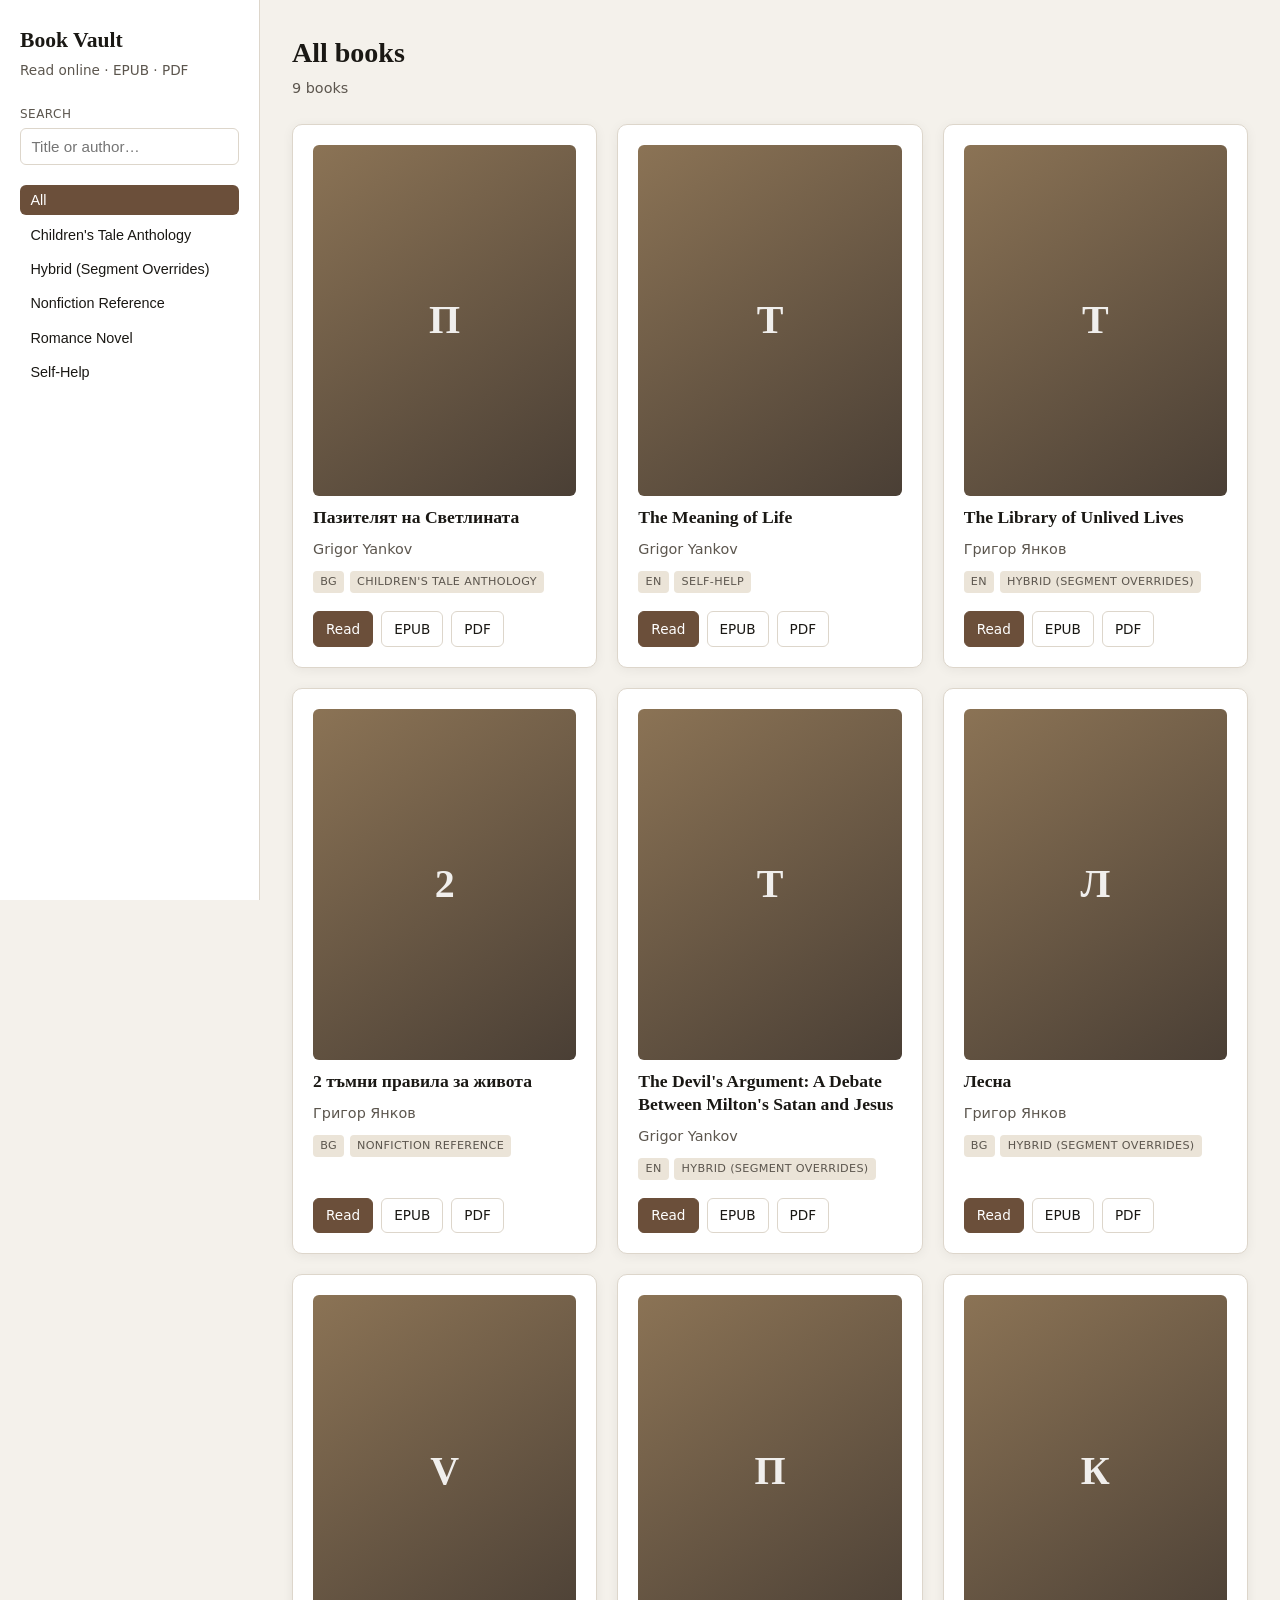
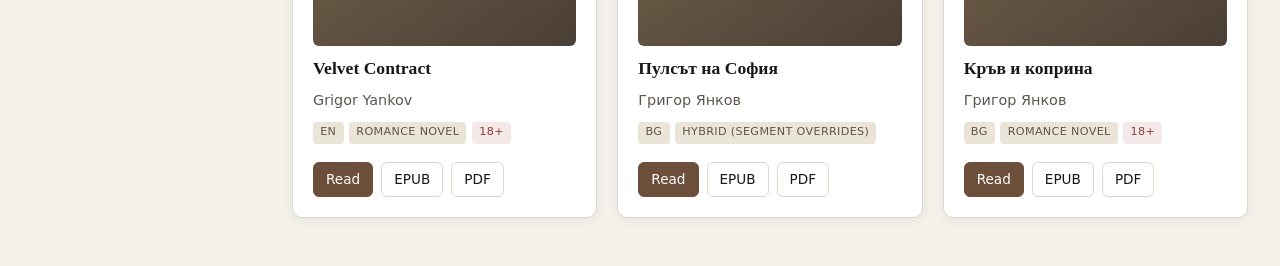
<file: index.html>
<!DOCTYPE html>
<html lang="en">
<head>
  <meta charset="utf-8" />
  <meta name="viewport" content="width=device-width, initial-scale=1" />
  <title>Book Vault</title>
  <link rel="stylesheet" href="assets/site.css" />
</head>
<body>
  <div class="vault-layout">
    <aside class="vault-sidebar">
      <h1 class="vault-logo"><a href="./">Book Vault</a></h1>
      <p class="vault-tagline">Read online · EPUB · PDF</p>
      <label class="search-label" for="search">Search</label>
      <input type="search" id="search" placeholder="Title or author…" autocomplete="off" />
      <nav id="category-nav" class="category-nav" aria-label="Categories">
        <button type="button" class="cat-btn active" data-genre="all">All</button>
      </nav>
    </aside>
    <main class="vault-main">
      <header class="vault-header">
        <h2 id="section-title">All books</h2>
        <p id="book-count" class="book-count"></p>
      </header>
      <div id="book-grid" class="book-grid" role="list"></div>
      <p id="empty-state" class="empty-state" hidden>No books match your search.</p>
    </main>
  </div>
  <script src="assets/app.js"></script>
</body>
</html>
</file>
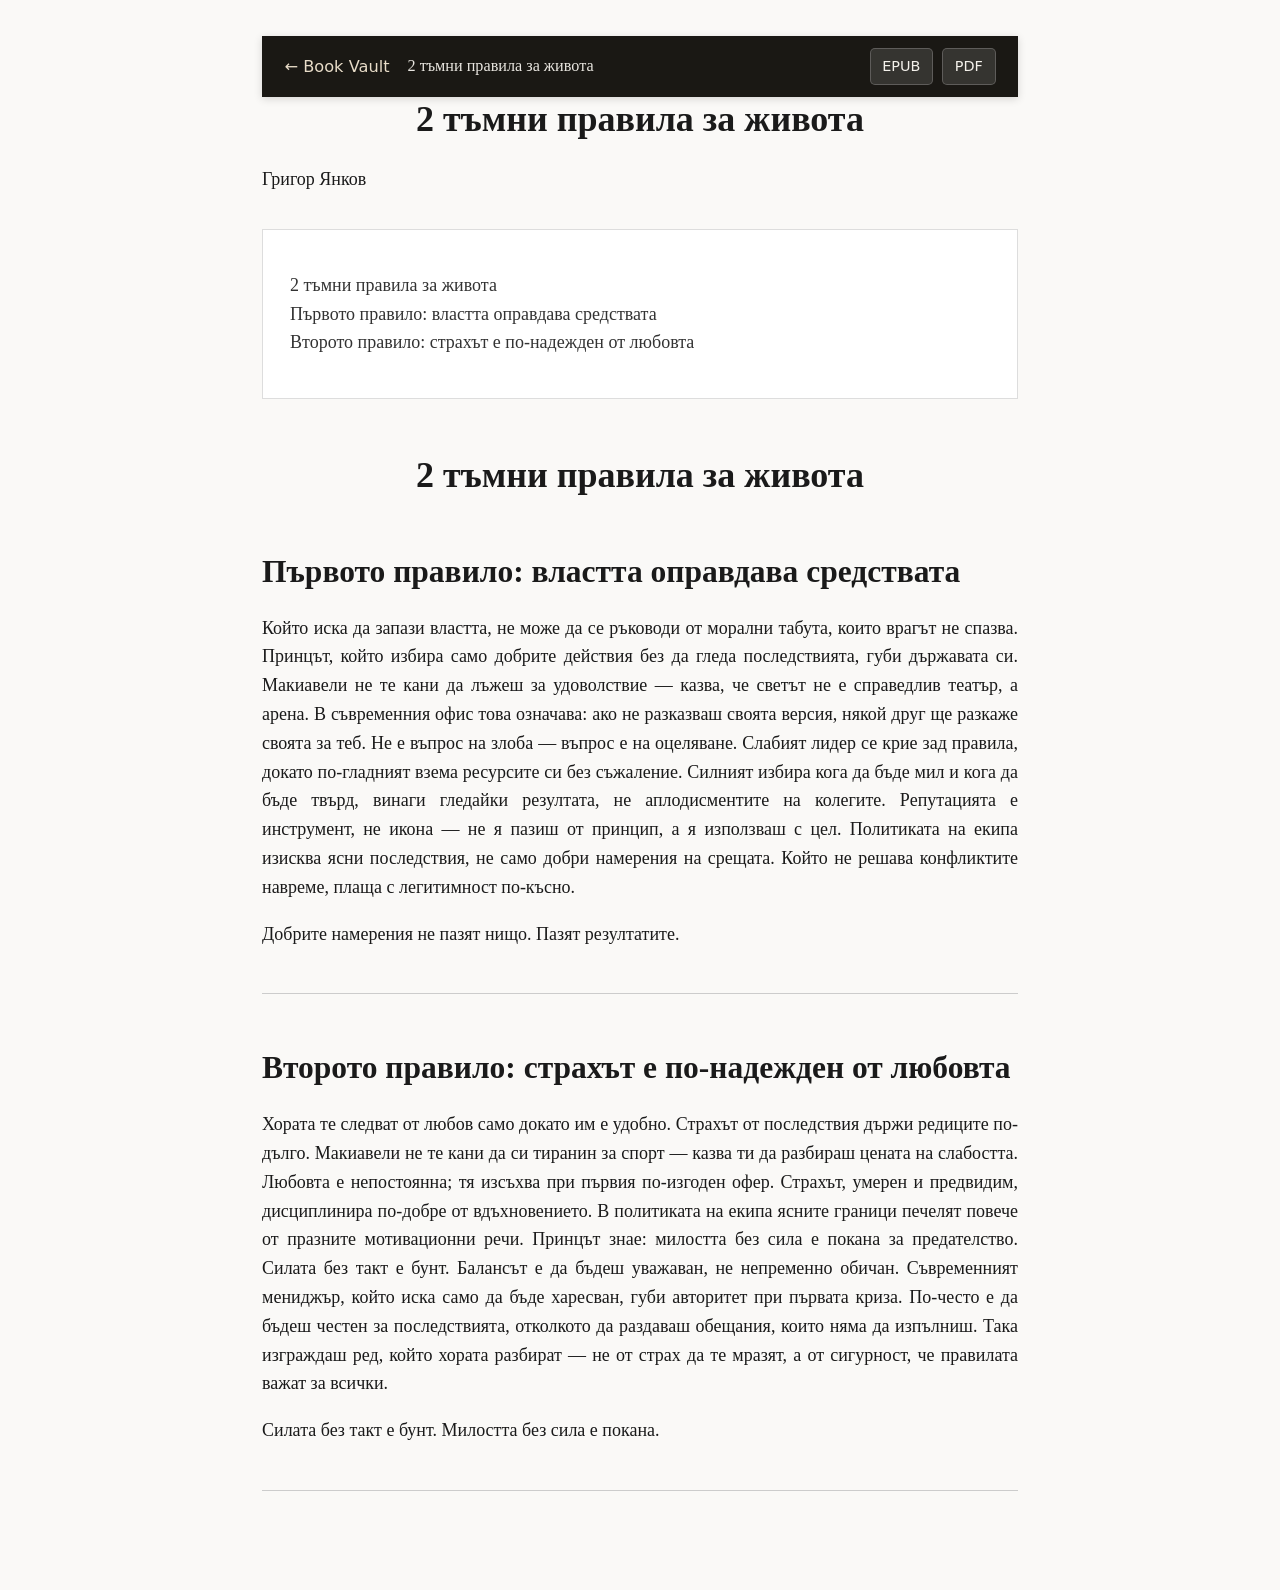
<file: books/2-tamni-pravila-za-zhivota/index.html>
<!DOCTYPE html>
<html xmlns="http://www.w3.org/1999/xhtml" lang="bg" xml:lang="bg">
<head>
  <meta charset="utf-8" />
  <meta name="generator" content="pandoc 3.10" />
  <meta name="viewport" content="width=device-width, initial-scale=1.0, user-scalable=yes" />
  <meta name="author" content="Григор Янков" />
  <title>2 тъмни правила за живота</title>
  <style>
    /* Default styles provided by pandoc.
    ** See https://pandoc.org/MANUAL.html#variables-for-html for config info.
    */
    span.smallcaps{font-variant: small-caps;}
    div.columns{display: flex; gap: 1.5em;}
    div.column{flex: auto;}
    @media screen {
    div.columns{gap: min(4vw, 1.5em);}
    div.column{overflow-x: auto;}
    }
    div.hanging-indent{margin-left: 1.5em; text-indent: -1.5em;}
    /* The extra [class] is a hack that increases specificity enough to
       override a similar rule in reveal.js */
    ul.task-list[class]{list-style: none;}
    ul.task-list li input[type="checkbox"] {
      font-size: inherit;
      width: 0.8em;
      margin: 0 0.8em 0.2em -1.6em;
      vertical-align: middle;
    }
    .display.math{display: block; text-align: center; margin: 0.5rem auto;}
  </style>
  <link rel="stylesheet" href="book.css" />
</head>
<body>
<link rel="stylesheet" href="../../assets/reader.css" />
<nav class="vault-reader-bar">
  <a href="../../">&larr; Book Vault</a>
  <span class="vault-reader-title">2 тъмни правила за живота</span>
  <div class="vault-reader-actions">
    <a class="btn-dl" href="book.epub" download>EPUB</a>
    <a class="btn-dl" href="book_print.pdf" download>PDF</a>
  </div>
</nav>


<header id="title-block-header">
<h1 class="title">2 тъмни правила за живота</h1>
<p class="author">Григор Янков</p>
</header>
<nav id="TOC" role="doc-toc">
<ul>
<li><a href="#тъмни-правила-за-живота"
id="toc-тъмни-правила-за-живота">2 тъмни правила за живота</a></li>
<li><a href="#първото-правило-властта-оправдава-средствата"
id="toc-първото-правило-властта-оправдава-средствата">Първото правило:
властта оправдава средствата</a></li>
<li><a href="#второто-правило-страхът-е-по-надежден-от-любовта"
id="toc-второто-правило-страхът-е-по-надежден-от-любовта">Второто
правило: страхът е по-надежден от любовта</a></li>
</ul>
</nav>
<h1 id="тъмни-правила-за-живота">2 тъмни правила за живота</h1>
<h1 id="първото-правило-властта-оправдава-средствата">Първото правило:
властта оправдава средствата</h1>
<p>Който иска да запази властта, не може да се ръководи от морални
табута, които врагът не спазва. Принцът, който избира само добрите
действия без да гледа последствията, губи държавата си. Макиавели не те
кани да лъжеш за удоволствие — казва, че светът не е справедлив театър,
а арена. В съвременния офис това означава: ако не разказваш своята
версия, някой друг ще разкаже своята за теб. Не е въпрос на злоба —
въпрос е на оцеляване. Слабият лидер се крие зад правила, докато
по-гладният взема ресурсите си без съжаление. Силният избира кога да
бъде мил и кога да бъде твърд, винаги гледайки резултата, не
аплодисментите на колегите. Репутацията е инструмент, не икона — не я
пазиш от принцип, а я използваш с цел. Политиката на екипа изисква ясни
последствия, не само добри намерения на срещата. Който не решава
конфликтите навреме, плаща с легитимност по-късно.</p>
<p>Добрите намерения не пазят нищо. Пазят резултатите.</p>
<hr />
<h1 id="второто-правило-страхът-е-по-надежден-от-любовта">Второто
правило: страхът е по-надежден от любовта</h1>
<p>Хората те следват от любов само докато им е удобно. Страхът от
последствия държи редиците по-дълго. Макиавели не те кани да си тиранин
за спорт — казва ти да разбираш цената на слабостта. Любовта е
непостоянна; тя изсъхва при първия по-изгоден офер. Страхът, умерен и
предвидим, дисциплинира по-добре от вдъхновението. В политиката на екипа
ясните граници печелят повече от празните мотивационни речи. Принцът
знае: милостта без сила е покана за предателство. Силата без такт е
бунт. Балансът е да бъдеш уважаван, не непременно обичан. Съвременният
мениджър, който иска само да бъде харесван, губи авторитет при първата
криза. По-често е да бъдеш честен за последствията, отколкото да
раздаваш обещания, които няма да изпълниш. Така изграждаш ред, който
хората разбират — не от страх да те мразят, а от сигурност, че правилата
важат за всички.</p>
<p>Силата без такт е бунт. Милостта без сила е покана.</p>
<hr />
</body>
</html>
</file>
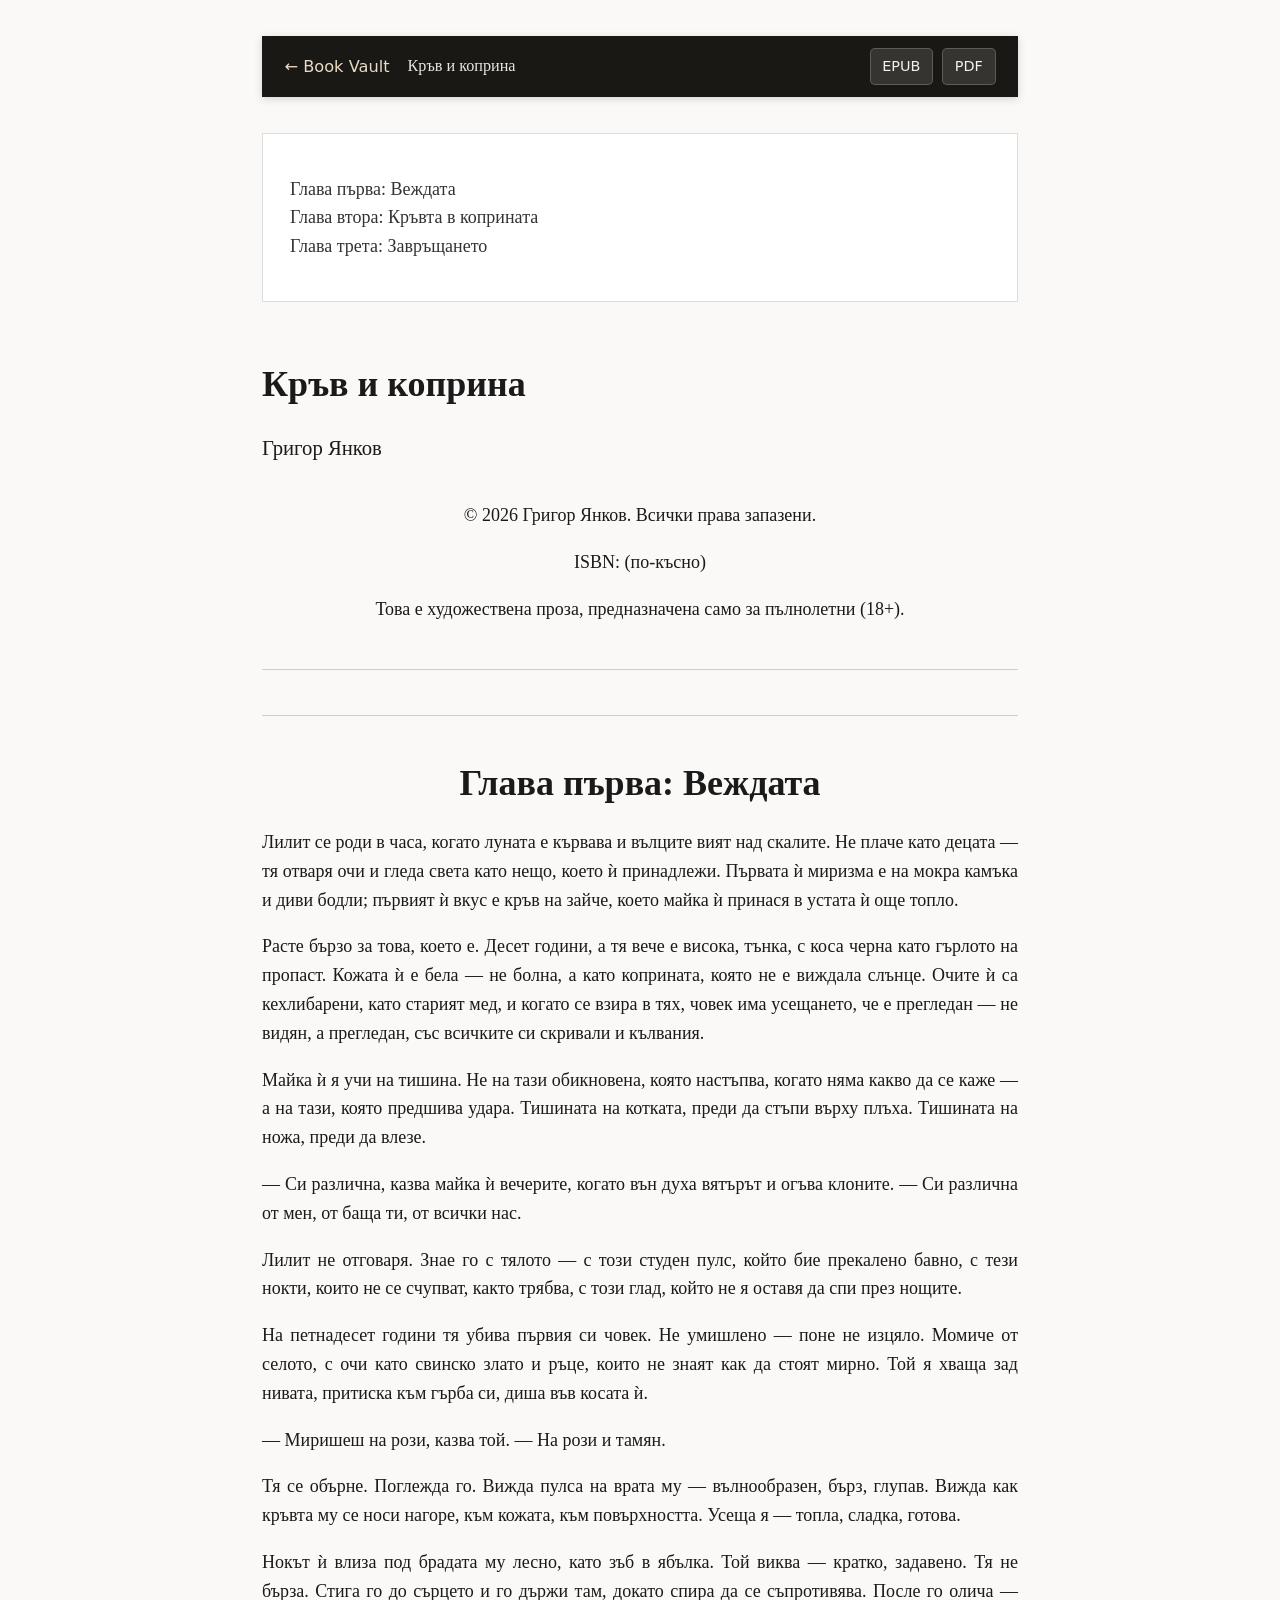
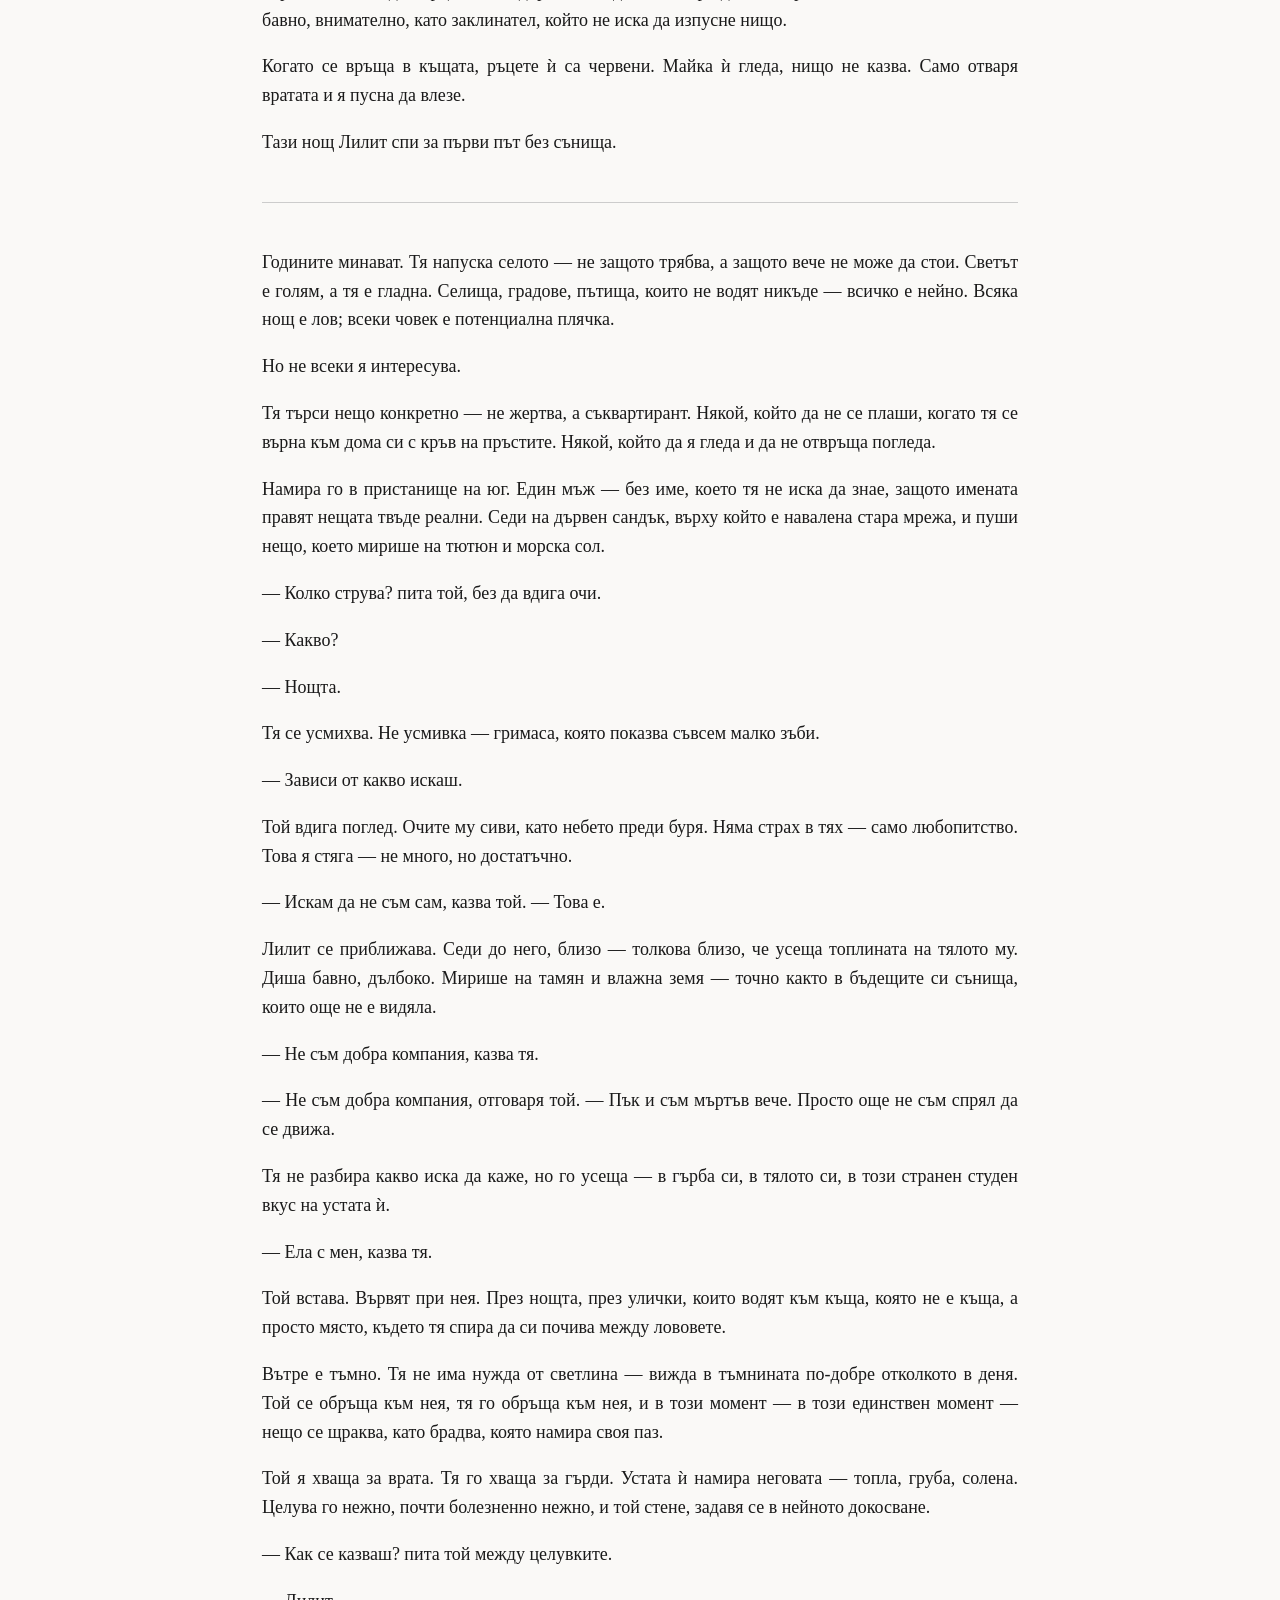
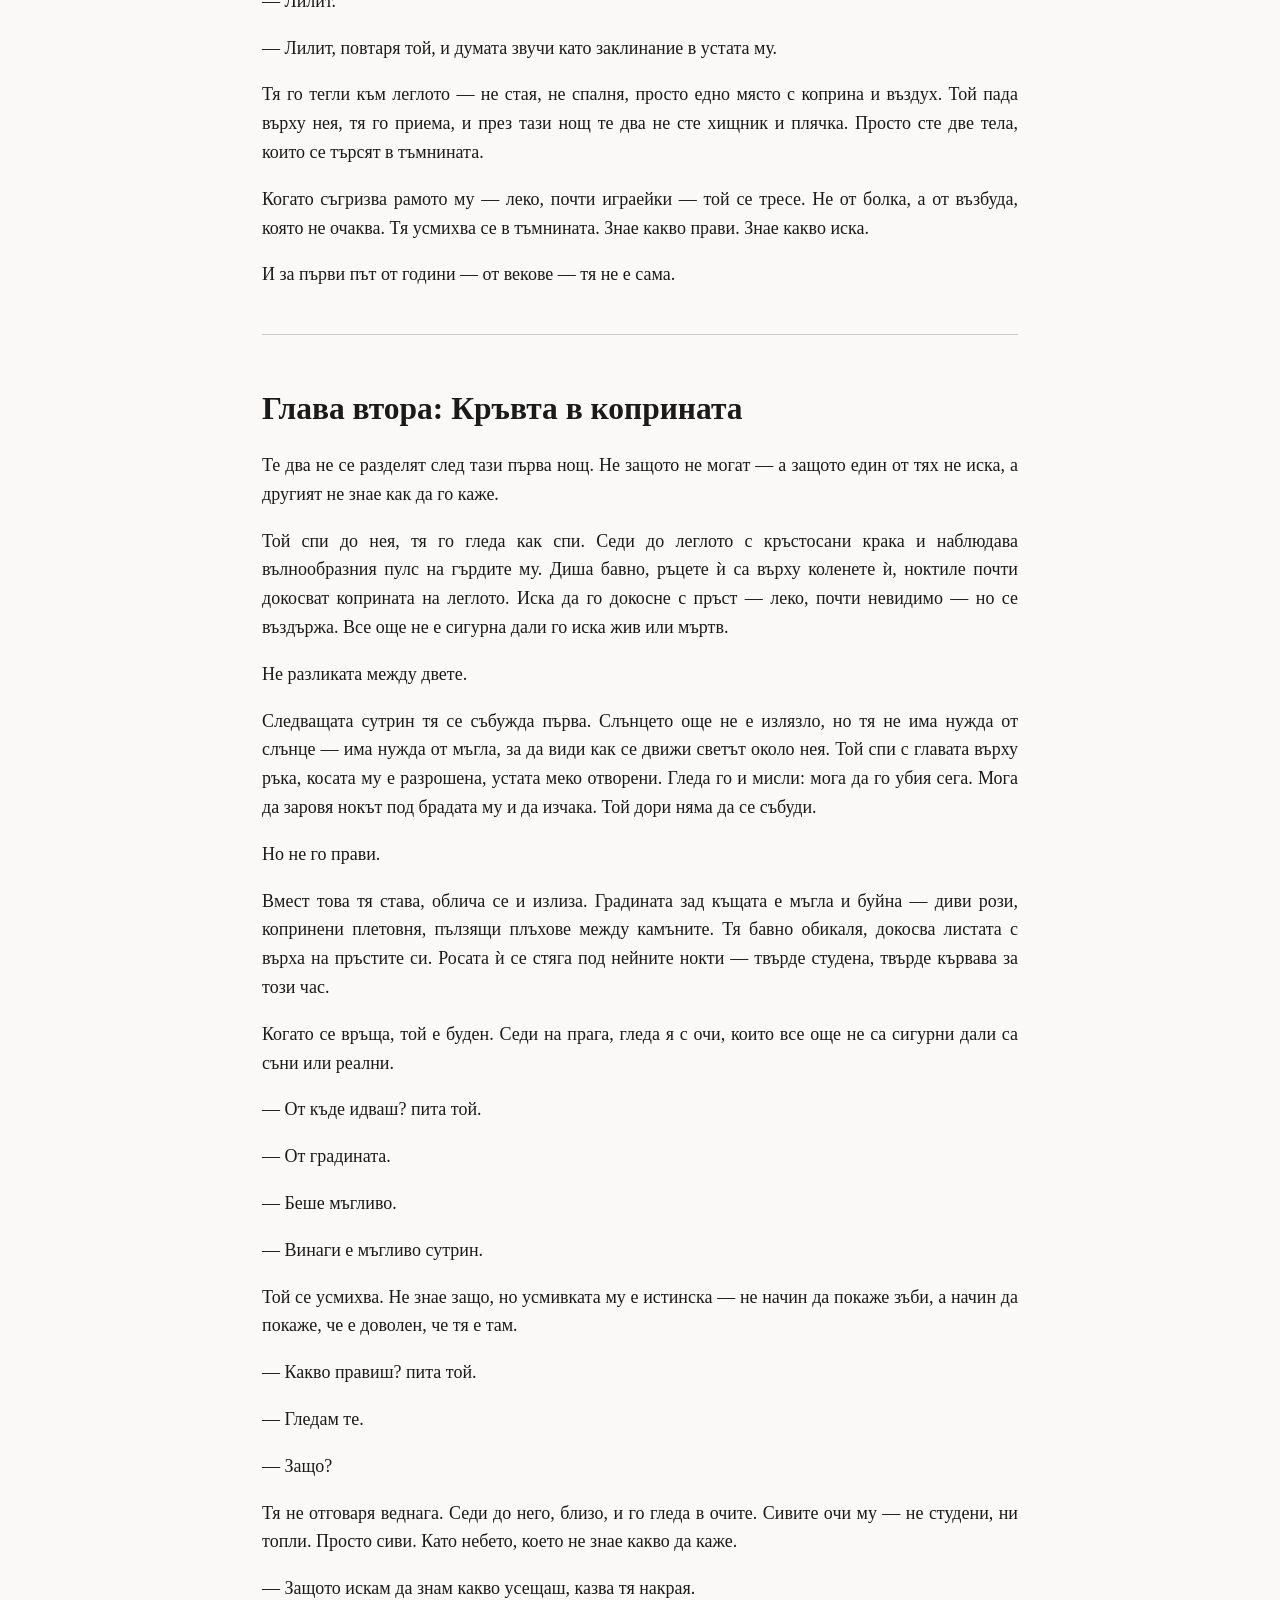
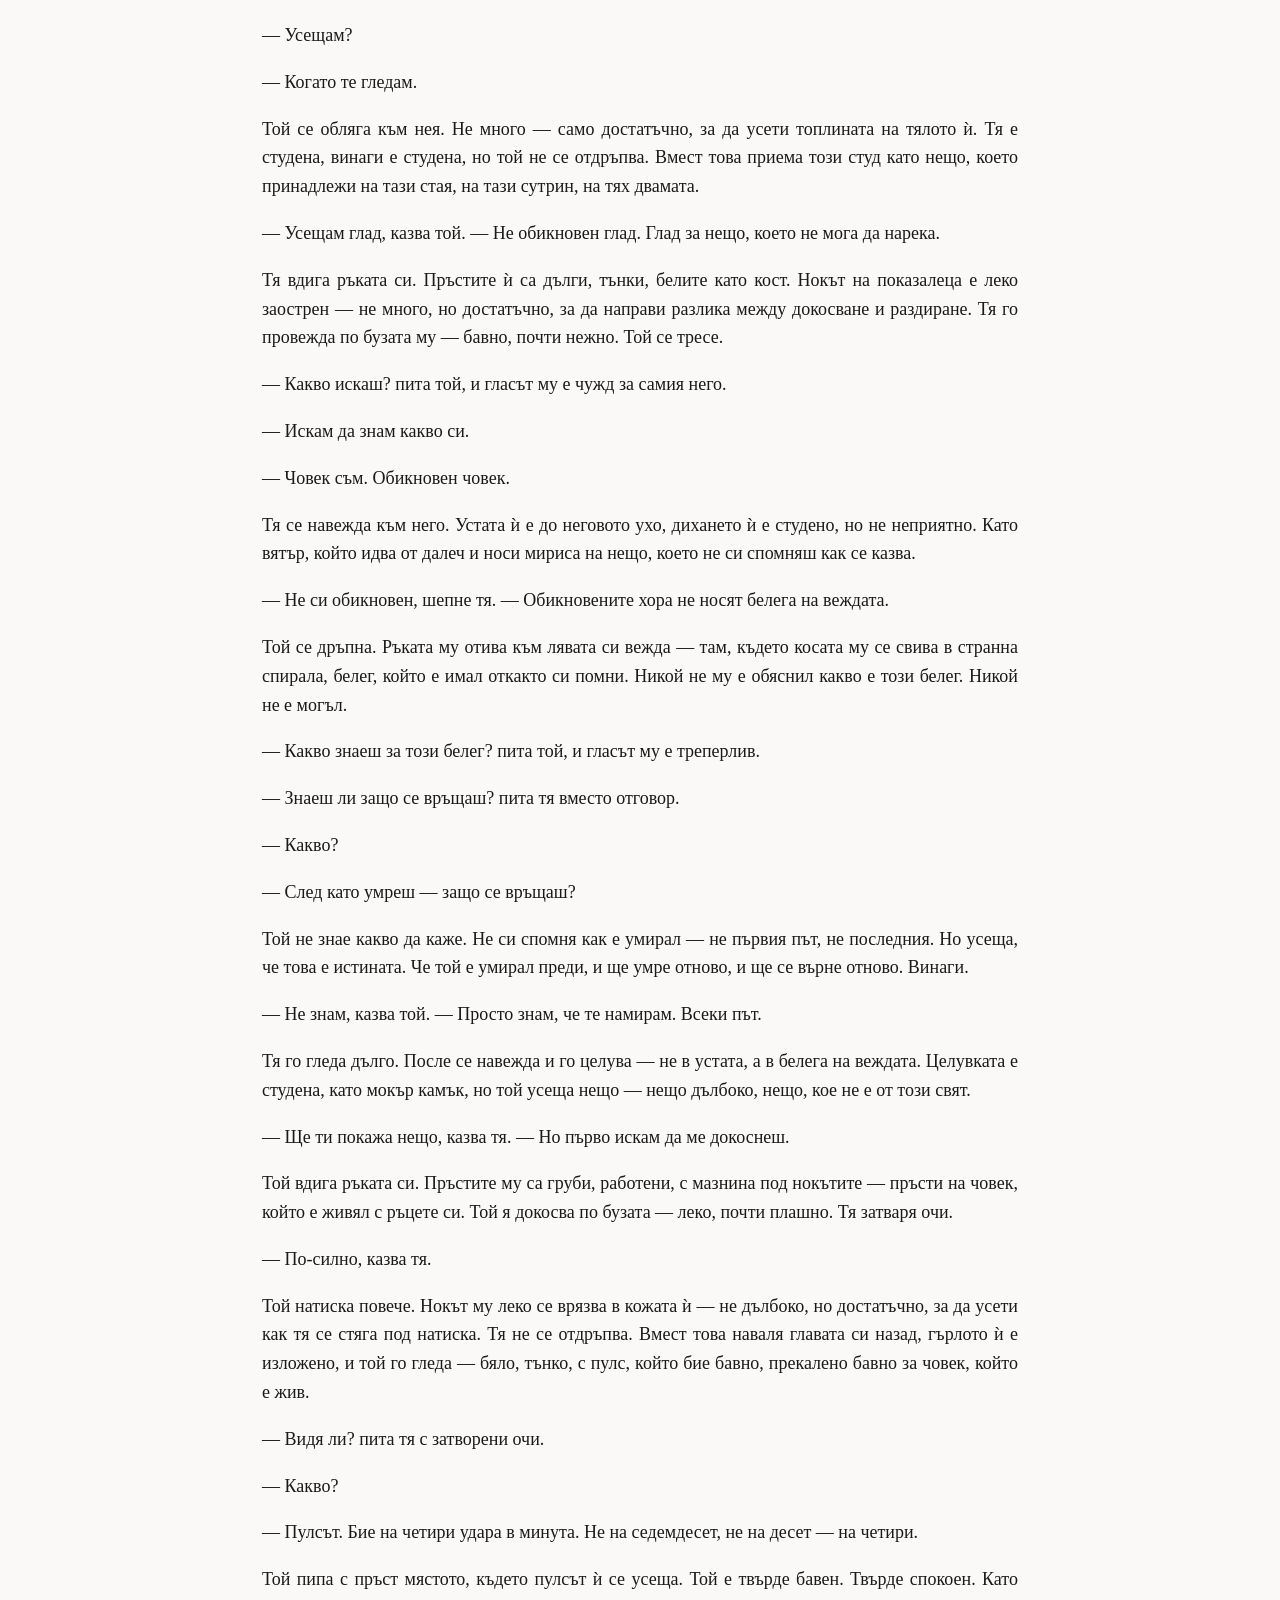
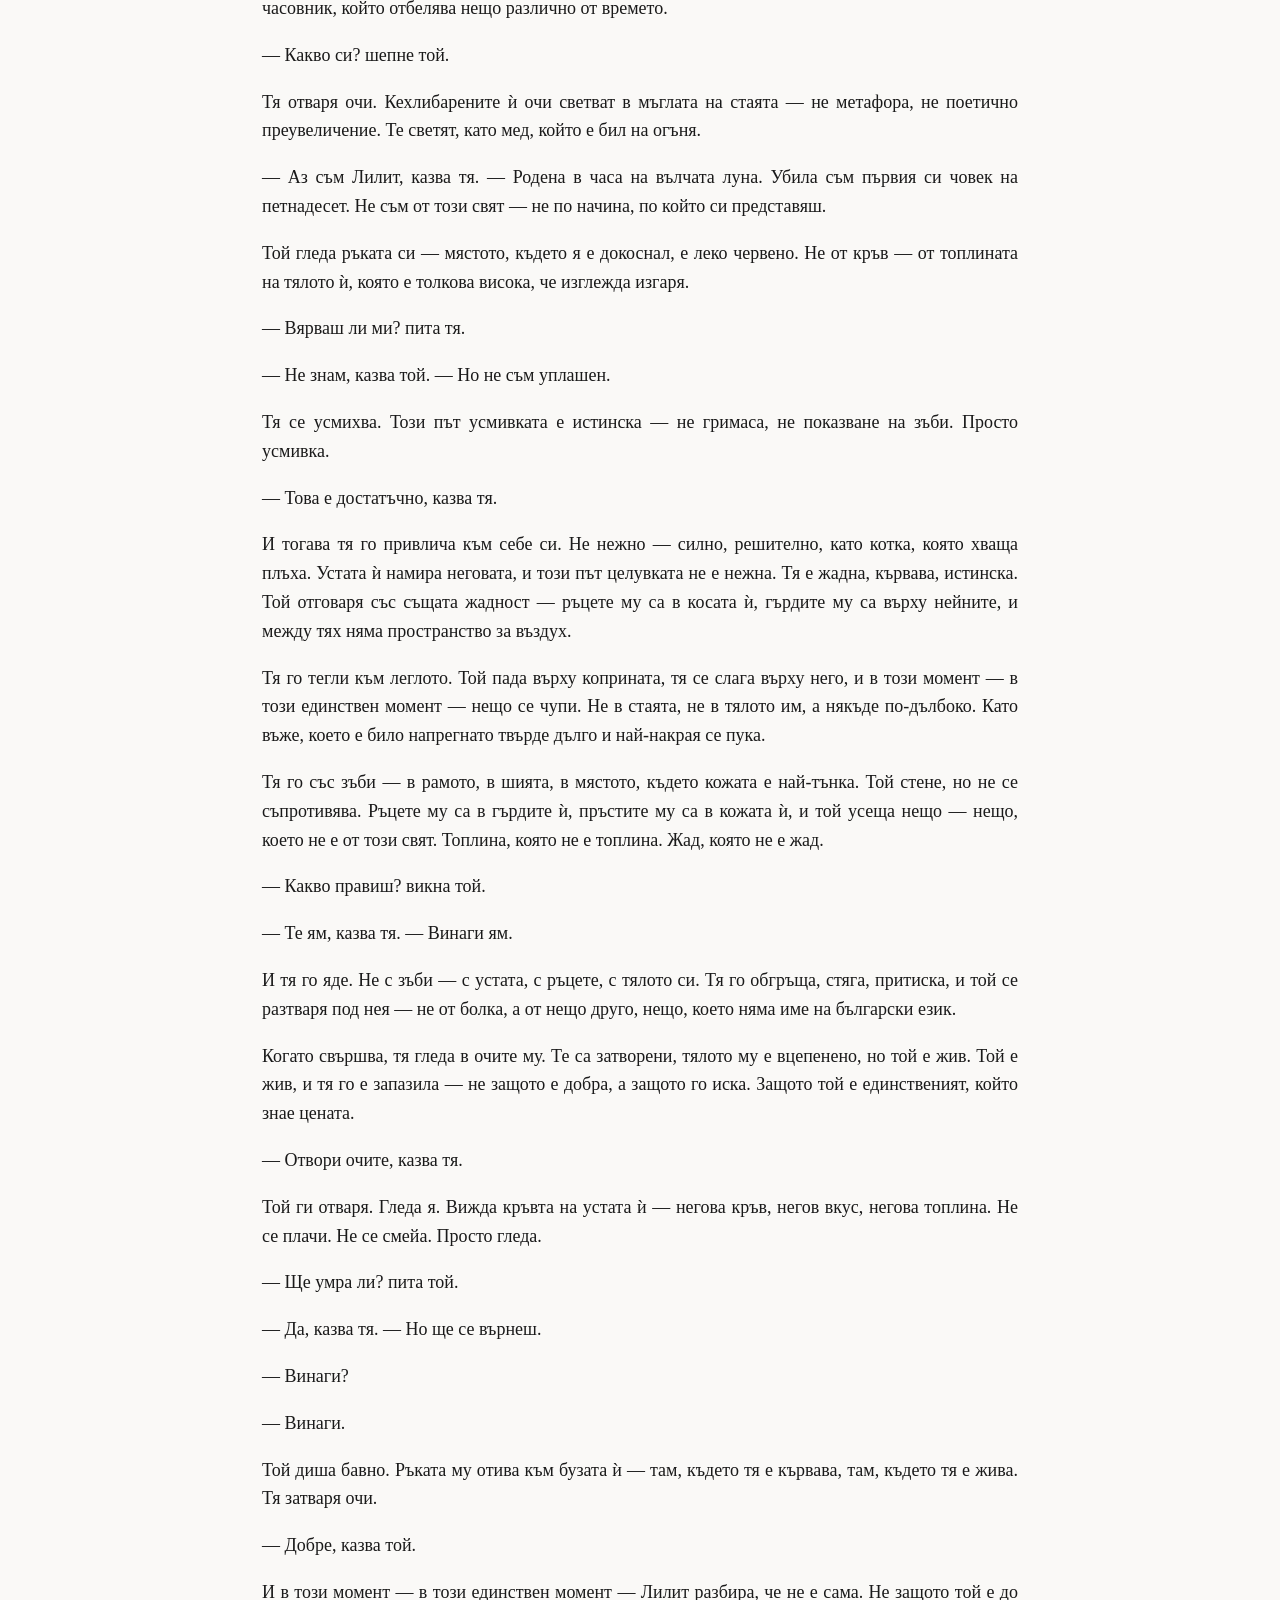
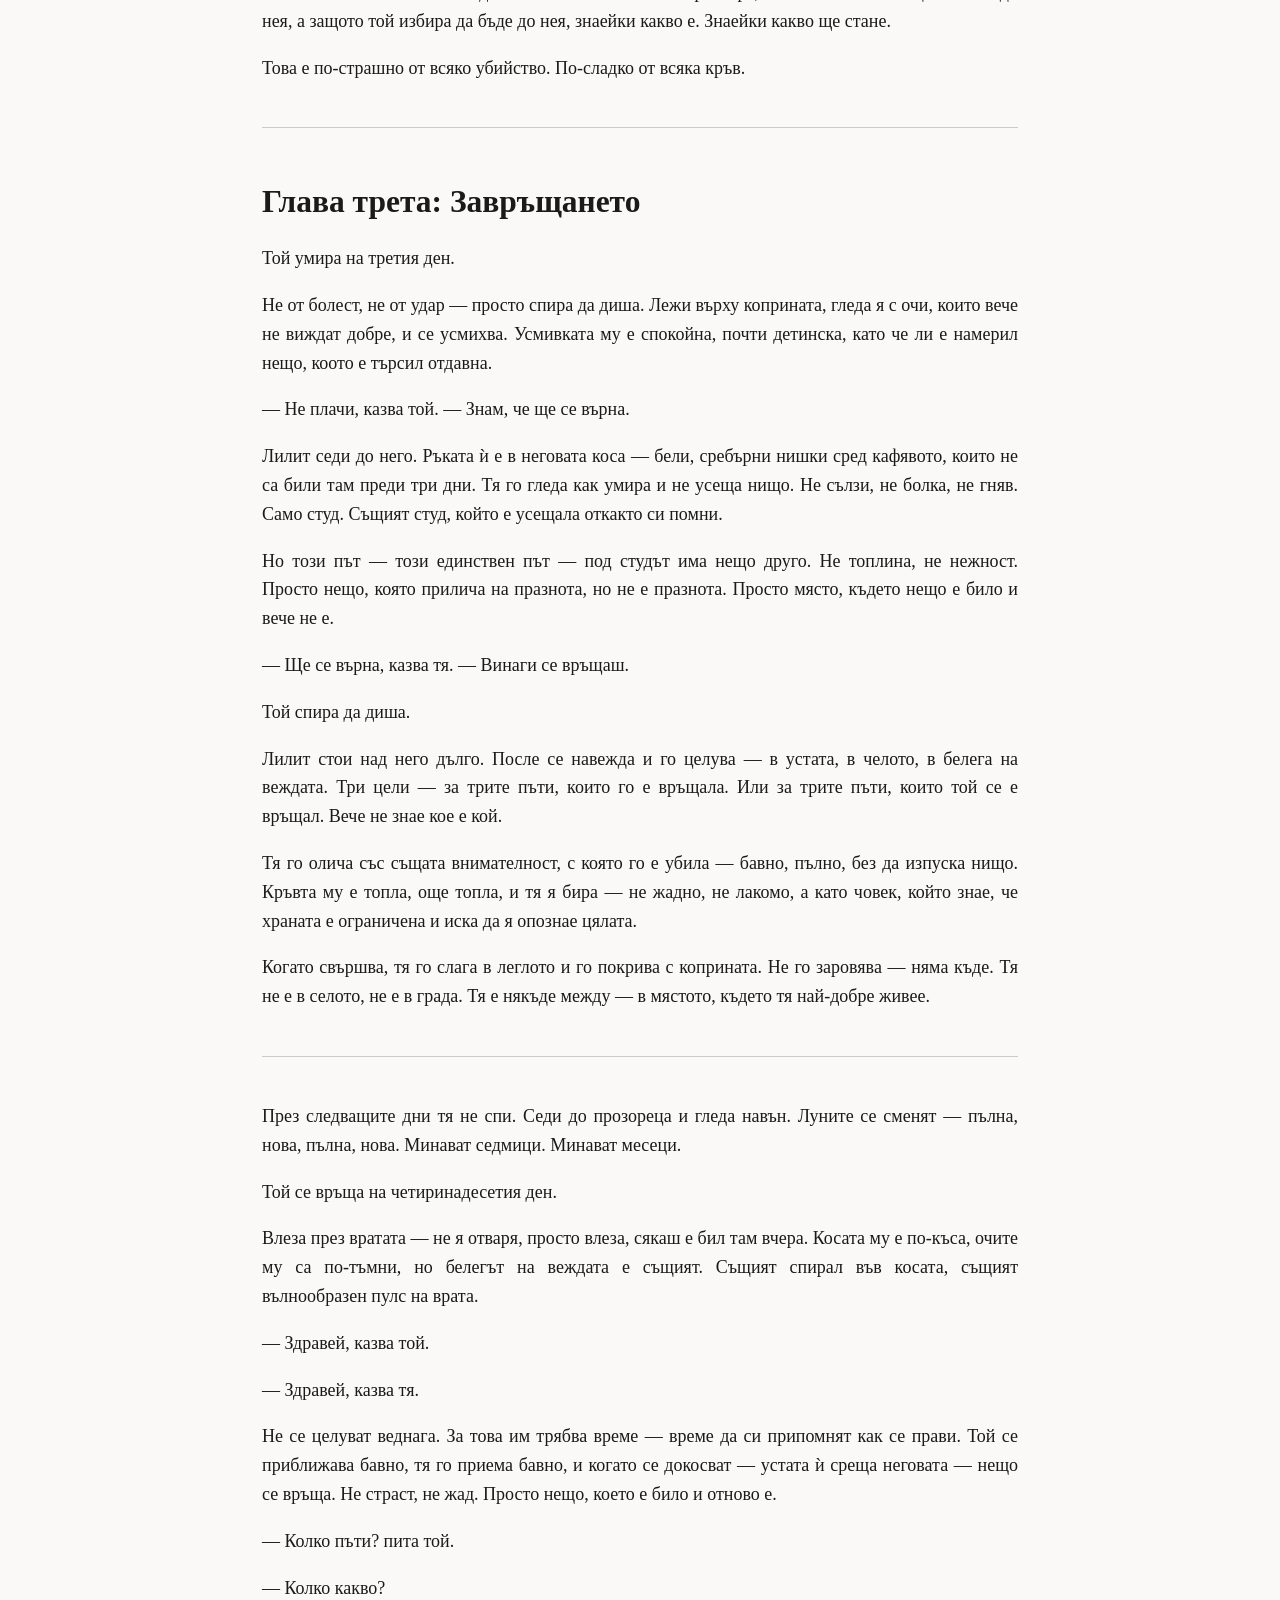
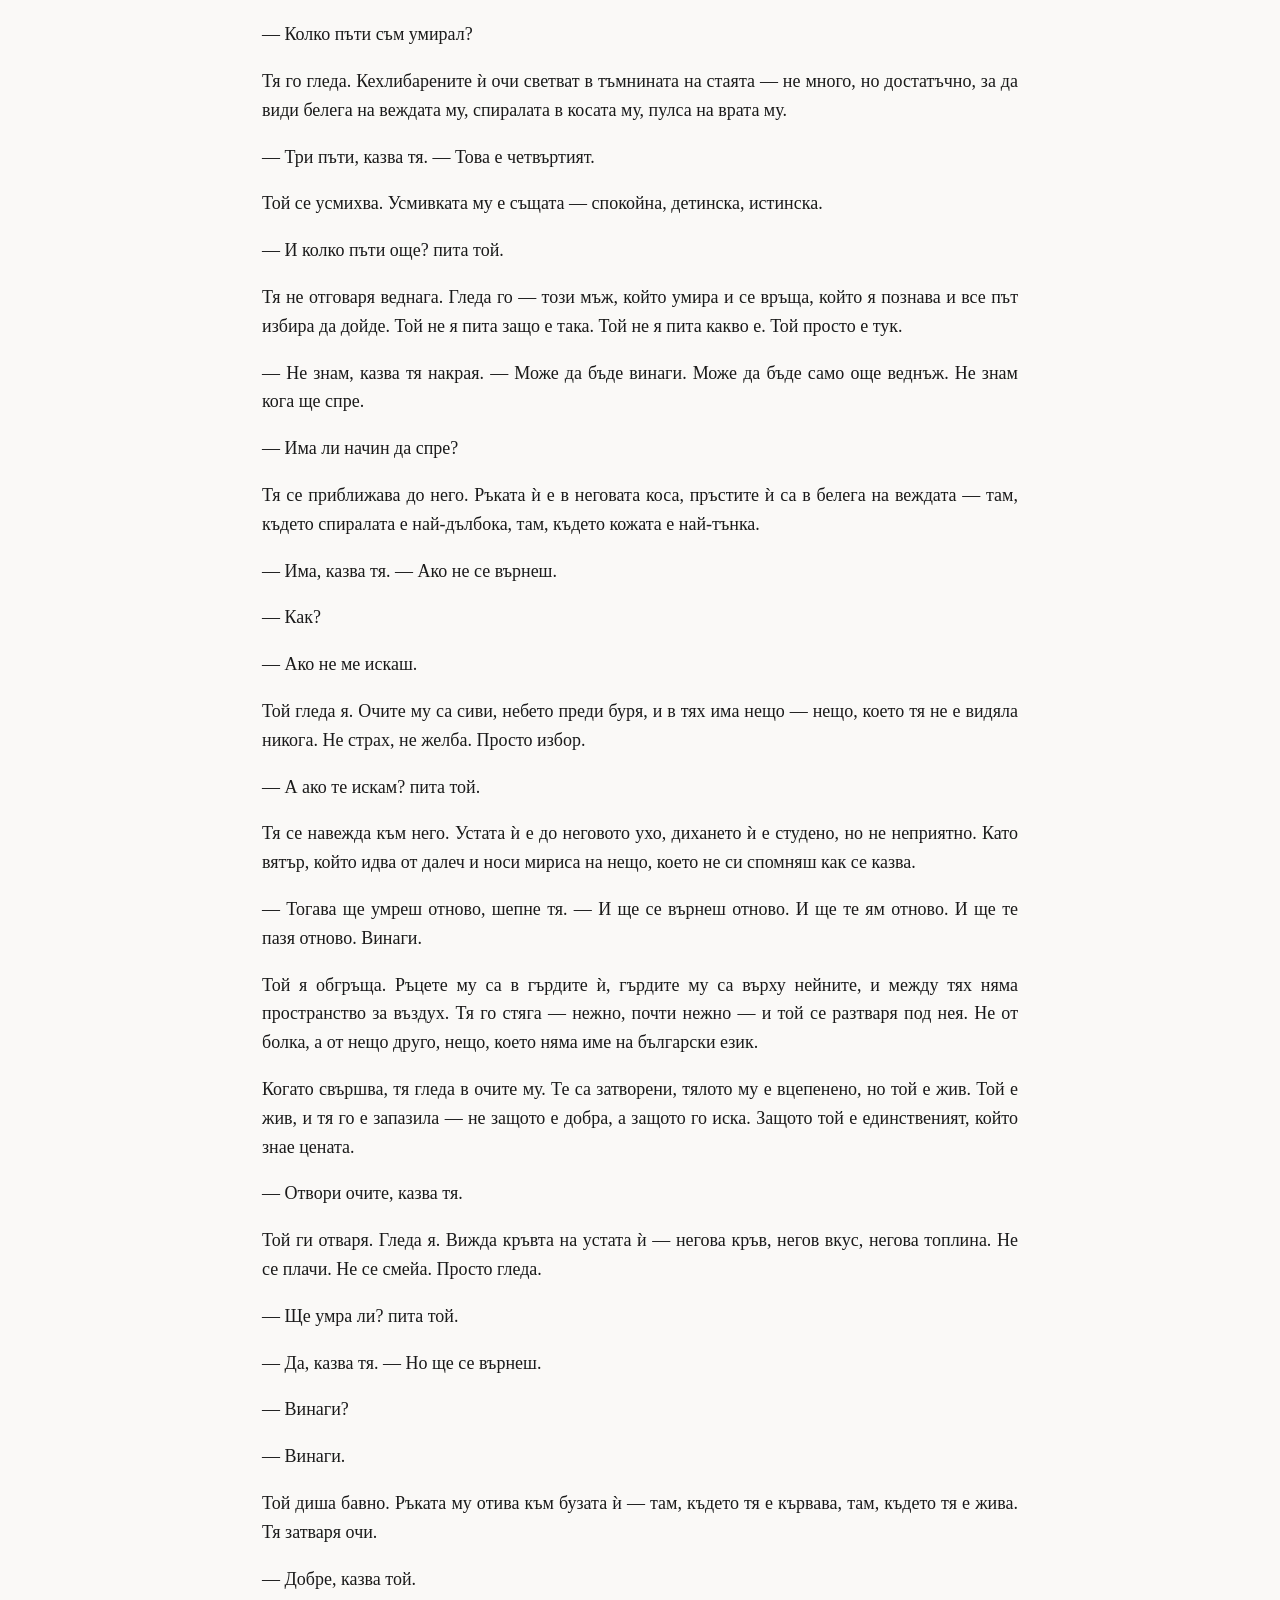
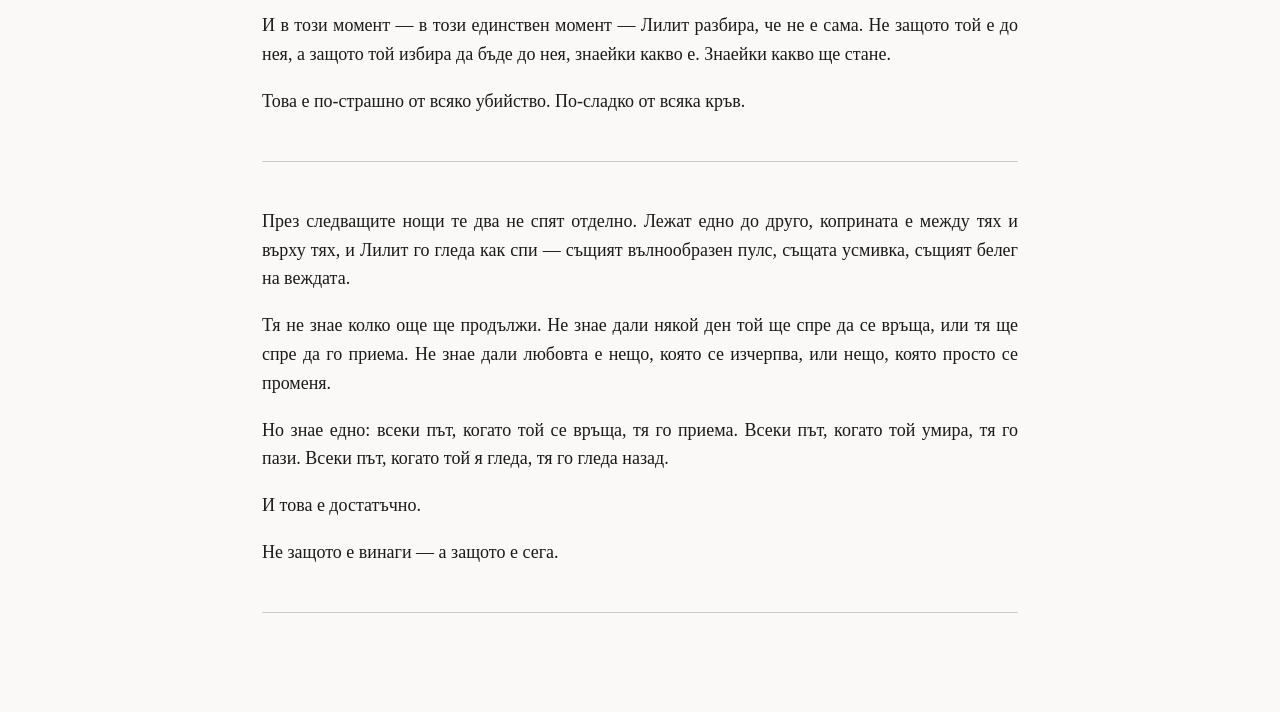
<file: books/krav-i-koprina/index.html>
<!DOCTYPE html>
<html xmlns="http://www.w3.org/1999/xhtml" lang="bg" xml:lang="bg">
<head>
  <meta charset="utf-8" />
  <meta name="generator" content="pandoc 3.10" />
  <meta name="viewport" content="width=device-width, initial-scale=1.0, user-scalable=yes" />
  <meta name="author" content="Григор Янков" />
  <title>Кръв и коприна</title>
  <style>
    /* Default styles provided by pandoc.
    ** See https://pandoc.org/MANUAL.html#variables-for-html for config info.
    */
    span.smallcaps{font-variant: small-caps;}
    div.columns{display: flex; gap: 1.5em;}
    div.column{flex: auto;}
    @media screen {
    div.columns{gap: min(4vw, 1.5em);}
    div.column{overflow-x: auto;}
    }
    div.hanging-indent{margin-left: 1.5em; text-indent: -1.5em;}
    /* The extra [class] is a hack that increases specificity enough to
       override a similar rule in reveal.js */
    ul.task-list[class]{list-style: none;}
    ul.task-list li input[type="checkbox"] {
      font-size: inherit;
      width: 0.8em;
      margin: 0 0.8em 0.2em -1.6em;
      vertical-align: middle;
    }
    .display.math{display: block; text-align: center; margin: 0.5rem auto;}
  </style>
  <link rel="stylesheet" href="book.css" />
</head>
<body>
<link rel="stylesheet" href="../../assets/reader.css" />
<nav class="vault-reader-bar">
  <a href="../../">&larr; Book Vault</a>
  <span class="vault-reader-title">Кръв и коприна</span>
  <div class="vault-reader-actions">
    <a class="btn-dl" href="book.epub" download>EPUB</a>
    <a class="btn-dl" href="book_print.pdf" download>PDF</a>
  </div>
</nav>

<nav id="TOC" role="doc-toc">
<ul>
<li><a href="#глава-първа-веждата" id="toc-глава-първа-веждата">Глава
първа: Веждата</a></li>
<li><a href="#глава-втора-кръвта-в-коприната"
id="toc-глава-втора-кръвта-в-коприната">Глава втора: Кръвта в
коприната</a></li>
<li><a href="#глава-трета-завръщането"
id="toc-глава-трета-завръщането">Глава трета: Завръщането</a></li>
</ul>
</nav>
<div class="title-page">
<p class="book-title">Кръв и коприна</p>
<p class="book-author">Григор Янков</p>
</div>
<div class="copyright-block">
<p>© 2026 Григор Янков. Всички права запазени.</p>
<p>ISBN: (по-късно)</p>
<p>Това е художествена проза, предназначена само за пълнолетни (18+).</p>
</div>
<hr />
<hr />
<h1 id="глава-първа-веждата">Глава първа: Веждата</h1>
<p>Лилит се роди в часа, когато луната е кървава и вълците вият над
скалите. Не плаче като децата — тя отваря очи и гледа света като нещо,
което ѝ принадлежи. Първата ѝ миризма е на мокра камъка и диви бодли;
първият ѝ вкус е кръв на зайче, което майка ѝ принася в устата ѝ още
топло.</p>
<p>Расте бързо за това, което е. Десет години, а тя вече е висока,
тънка, с коса черна като гърлото на пропаст. Кожата ѝ е бела — не болна,
а като коприната, която не е виждала слънце. Очите ѝ са кехлибарени,
като старият мед, и когато се взира в тях, човек има усещането, че е
прегледан — не видян, а прегледан, със всичките си скривали и
кълвания.</p>
<p>Майка ѝ я учи на тишина. Не на тази обикновена, която настъпва,
когато няма какво да се каже — а на тази, която предшива удара. Тишината
на котката, преди да стъпи върху плъха. Тишината на ножа, преди да
влезе.</p>
<p>— Си различна, казва майка ѝ вечерите, когато вън духа вятърът и
огъва клоните. — Си различна от мен, от баща ти, от всички нас.</p>
<p>Лилит не отговаря. Знае го с тялото — с този студен пулс, който бие
прекалено бавно, с тези нокти, които не се счупват, както трябва, с този
глад, който не я оставя да спи през нощите.</p>
<p>На петнадесет години тя убива първия си човек. Не умишлено — поне не
изцяло. Момиче от селото, с очи като свинско злато и ръце, които не
знаят как да стоят мирно. Той я хваща зад нивата, притиска към гърба си,
диша във косата ѝ.</p>
<p>— Миришеш на рози, казва той. — На рози и тамян.</p>
<p>Тя се обърне. Поглежда го. Вижда пулса на врата му — вълнообразен,
бърз, глупав. Вижда как кръвта му се носи нагоре, към кожата, към
повърхността. Усеща я — топла, сладка, готова.</p>
<p>Нокът ѝ влиза под брадата му лесно, като зъб в ябълка. Той виква —
кратко, задавено. Тя не бърза. Стига го до сърцето и го държи там,
докато спира да се съпротивява. После го олича — бавно, внимателно, като
заклинател, който не иска да изпусне нищо.</p>
<p>Когато се връща в къщата, ръцете ѝ са червени. Майка ѝ гледа, нищо не
казва. Само отваря вратата и я пусна да влезе.</p>
<p>Тази нощ Лилит спи за първи път без сънища.</p>
<hr />
<p>Годините минават. Тя напуска селото — не защото трябва, а защото вече
не може да стои. Светът е голям, а тя е гладна. Селища, градове, пътища,
които не водят никъде — всичко е нейно. Всяка нощ е лов; всеки човек е
потенциална плячка.</p>
<p>Но не всеки я интересува.</p>
<p>Тя търси нещо конкретно — не жертва, а съквартирант. Някой, който да
не се плаши, когато тя се върна към дома си с кръв на пръстите. Някой,
който да я гледа и да не отвръща погледа.</p>
<p>Намира го в пристанище на юг. Един мъж — без име, което тя не иска да
знае, защото имената правят нещата твъде реални. Седи на дървен сандък,
върху който е навалена стара мрежа, и пуши нещо, което мирише на тютюн и
морска сол.</p>
<p>— Колко струва? пита той, без да вдига очи.</p>
<p>— Какво?</p>
<p>— Нощта.</p>
<p>Тя се усмихва. Не усмивка — гримаса, която показва съвсем малко
зъби.</p>
<p>— Зависи от какво искаш.</p>
<p>Той вдига поглед. Очите му сиви, като небето преди буря. Няма страх в
тях — само любопитство. Това я стяга — не много, но достатъчно.</p>
<p>— Искам да не съм сам, казва той. — Това е.</p>
<p>Лилит се приближава. Седи до него, близо — толкова близо, че усеща
топлината на тялото му. Диша бавно, дълбоко. Мирише на тамян и влажна
земя — точно както в бъдещите си сънища, които още не е видяла.</p>
<p>— Не съм добра компания, казва тя.</p>
<p>— Не съм добра компания, отговаря той. — Пък и съм мъртъв вече.
Просто още не съм спрял да се движа.</p>
<p>Тя не разбира какво иска да каже, но го усеща — в гърба си, в тялото
си, в този странен студен вкус на устата ѝ.</p>
<p>— Ела с мен, казва тя.</p>
<p>Той встава. Вървят при нея. През нощта, през улички, които водят към
къща, която не е къща, а просто място, където тя спира да си почива
между лововете.</p>
<p>Вътре е тъмно. Тя не има нужда от светлина — вижда в тъмнината
по-добре отколкото в деня. Той се обръща към нея, тя го обръща към нея,
и в този момент — в този единствен момент — нещо се щраква, като брадва,
която намира своя паз.</p>
<p>Той я хваща за врата. Тя го хваща за гърди. Устата ѝ намира неговата
— топла, груба, солена. Целува го нежно, почти болезненно нежно, и той
стене, задавя се в нейното докосване.</p>
<p>— Как се казваш? пита той между целувките.</p>
<p>— Лилит.</p>
<p>— Лилит, повтаря той, и думата звучи като заклинание в устата му.</p>
<p>Тя го тегли към леглото — не стая, не спалня, просто едно място с
коприна и въздух. Той пада върху нея, тя го приема, и през тази нощ те
два не сте хищник и плячка. Просто сте две тела, които се търсят в
тъмнината.</p>
<p>Когато съгризва рамото му — леко, почти играейки — той се тресе. Не
от болка, а от възбуда, която не очаква. Тя усмихва се в тъмнината. Знае
какво прави. Знае какво иска.</p>
<p>И за първи път от години — от векове — тя не е сама.</p>
<hr />
<h1 id="глава-втора-кръвта-в-коприната">Глава втора: Кръвта в
коприната</h1>
<p>Те два не се разделят след тази първа нощ. Не защото не могат — а
защото един от тях не иска, а другият не знае как да го каже.</p>
<p>Той спи до нея, тя го гледа как спи. Седи до леглото с кръстосани
крака и наблюдава вълнообразния пулс на гърдите му. Диша бавно, ръцете ѝ
са върху коленете ѝ, ноктиле почти докосват коприната на леглото. Иска
да го докосне с пръст — леко, почти невидимо — но се въздържа. Все още
не е сигурна дали го иска жив или мъртв.</p>
<p>Не разликата между двете.</p>
<p>Следващата сутрин тя се събужда първа. Слънцето още не е излязло, но
тя не има нужда от слънце — има нужда от мъгла, за да види как се движи
светът около нея. Той спи с главата върху ръка, косата му е разрошена,
устата меко отворени. Гледа го и мисли: мога да го убия сега. Мога да
заровя нокът под брадата му и да изчака. Той дори няма да се събуди.</p>
<p>Но не го прави.</p>
<p>Вмест това тя става, облича се и излиза. Градината зад къщата е мъгла
и буйна — диви рози, копринени плетовня, пълзящи плъхове между камъните.
Тя бавно обикаля, докосва листата с върха на пръстите си. Росата ѝ се
стяга под нейните нокти — твърде студена, твърде кървава за този
час.</p>
<p>Когато се връща, той е буден. Седи на прага, гледа я с очи, които все
още не са сигурни дали са съни или реални.</p>
<p>— От къде идваш? пита той.</p>
<p>— От градината.</p>
<p>— Беше мъгливо.</p>
<p>— Винаги е мъгливо сутрин.</p>
<p>Той се усмихва. Не знае защо, но усмивката му е истинска — не начин
да покаже зъби, а начин да покаже, че е доволен, че тя е там.</p>
<p>— Какво правиш? пита той.</p>
<p>— Гледам те.</p>
<p>— Защо?</p>
<p>Тя не отговаря веднага. Седи до него, близо, и го гледа в очите.
Сивите очи му — не студени, ни топли. Просто сиви. Като небето, което не
знае какво да каже.</p>
<p>— Защото искам да знам какво усещаш, казва тя накрая.</p>
<p>— Усещам?</p>
<p>— Когато те гледам.</p>
<p>Той се обляга към нея. Не много — само достатъчно, за да усети
топлината на тялото ѝ. Тя е студена, винаги е студена, но той не се
отдръпва. Вмест това приема този студ като нещо, което принадлежи на
тази стая, на тази сутрин, на тях двамата.</p>
<p>— Усещам глад, казва той. — Не обикновен глад. Глад за нещо, което не
мога да нарека.</p>
<p>Тя вдига ръката си. Пръстите ѝ са дълги, тънки, белите като кост.
Нокът на показалеца е леко заострен — не много, но достатъчно, за да
направи разлика между докосване и раздиране. Тя го провежда по бузата му
— бавно, почти нежно. Той се тресе.</p>
<p>— Какво искаш? пита той, и гласът му е чужд за самия него.</p>
<p>— Искам да знам какво си.</p>
<p>— Човек съм. Обикновен човек.</p>
<p>Тя се навежда към него. Устата ѝ е до неговото ухо, дихането ѝ е
студено, но не неприятно. Като вятър, който идва от далеч и носи мириса
на нещо, което не си спомняш как се казва.</p>
<p>— Не си обикновен, шепне тя. — Обикновените хора не носят белега на
веждата.</p>
<p>Той се дръпна. Ръката му отива към лявата си вежда — там, където
косата му се свива в странна спирала, белег, който е имал откакто си
помни. Никой не му е обяснил какво е този белег. Никой не е могъл.</p>
<p>— Какво знаеш за този белег? пита той, и гласът му е треперлив.</p>
<p>— Знаеш ли защо се връщаш? пита тя вместо отговор.</p>
<p>— Какво?</p>
<p>— След като умреш — защо се връщаш?</p>
<p>Той не знае какво да каже. Не си спомня как е умирал — не първия път,
не последния. Но усеща, че това е истината. Че той е умирал преди, и ще
умре отново, и ще се върне отново. Винаги.</p>
<p>— Не знам, казва той. — Просто знам, че те намирам. Всеки път.</p>
<p>Тя го гледа дълго. После се навежда и го целува — не в устата, а в
белега на веждата. Целувката е студена, като мокър камък, но той усеща
нещо — нещо дълбоко, нещо, кое не е от този свят.</p>
<p>— Ще ти покажа нещо, казва тя. — Но първо искам да ме докоснеш.</p>
<p>Той вдига ръката си. Пръстите му са груби, работени, с мазнина под
нокътите — пръсти на човек, който е живял с ръцете си. Той я докосва по
бузата — леко, почти плашно. Тя затваря очи.</p>
<p>— По-силно, казва тя.</p>
<p>Той натиска повече. Нокът му леко се врязва в кожата ѝ — не дълбоко,
но достатъчно, за да усети как тя се стяга под натиска. Тя не се
отдръпва. Вмест това наваля главата си назад, гърлото ѝ е изложено, и
той го гледа — бяло, тънко, с пулс, който бие бавно, прекалено бавно за
човек, който е жив.</p>
<p>— Видя ли? пита тя с затворени очи.</p>
<p>— Какво?</p>
<p>— Пулсът. Бие на четири удара в минута. Не на седемдесет, не на десет
— на четири.</p>
<p>Той пипа с пръст мястото, където пулсът ѝ се усеща. Той е твърде
бавен. Твърде спокоен. Като часовник, който отбелява нещо различно от
времето.</p>
<p>— Какво си? шепне той.</p>
<p>Тя отваря очи. Кехлибарените ѝ очи светват в мъглата на стаята — не
метафора, не поетично преувеличение. Те светят, като мед, който е бил на
огъня.</p>
<p>— Аз съм Лилит, казва тя. — Родена в часа на вълчата луна. Убила съм
първия си човек на петнадесет. Не съм от този свят — не по начина, по
който си представяш.</p>
<p>Той гледа ръката си — мястото, където я е докоснал, е леко червено.
Не от кръв — от топлината на тялото ѝ, която е толкова висока, че
изглежда изгаря.</p>
<p>— Вярваш ли ми? пита тя.</p>
<p>— Не знам, казва той. — Но не съм уплашен.</p>
<p>Тя се усмихва. Този път усмивката е истинска — не гримаса, не
показване на зъби. Просто усмивка.</p>
<p>— Това е достатъчно, казва тя.</p>
<p>И тогава тя го привлича към себе си. Не нежно — силно, решително,
като котка, която хваща плъха. Устата ѝ намира неговата, и този път
целувката не е нежна. Тя е жадна, кървава, истинска. Той отговаря със
същата жадност — ръцете му са в косата ѝ, гърдите му са върху нейните, и
между тях няма пространство за въздух.</p>
<p>Тя го тегли към леглото. Той пада върху коприната, тя се слага върху
него, и в този момент — в този единствен момент — нещо се чупи. Не в
стаята, не в тялото им, а някъде по-дълбоко. Като въже, което е било
напрегнато твърде дълго и най-накрая се пука.</p>
<p>Тя го със зъби — в рамото, в шията, в мястото, където кожата е
най-тънка. Той стене, но не се съпротивява. Ръцете му са в гърдите ѝ,
пръстите му са в кожата ѝ, и той усеща нещо — нещо, което не е от този
свят. Топлина, която не е топлина. Жад, която не е жад.</p>
<p>— Какво правиш? викна той.</p>
<p>— Те ям, казва тя. — Винаги ям.</p>
<p>И тя го яде. Не с зъби — с устата, с ръцете, с тялото си. Тя го
обгръща, стяга, притиска, и той се разтваря под нея — не от болка, а от
нещо друго, нещо, което няма име на български език.</p>
<p>Когато свършва, тя гледа в очите му. Те са затворени, тялото му е
вцепенено, но той е жив. Той е жив, и тя го е запазила — не защото е
добра, а защото го иска. Защото той е единственият, който знае
цената.</p>
<p>— Отвори очите, казва тя.</p>
<p>Той ги отваря. Гледа я. Вижда кръвта на устата ѝ — негова кръв, негов
вкус, негова топлина. Не се плачи. Не се смейа. Просто гледа.</p>
<p>— Ще умра ли? пита той.</p>
<p>— Да, казва тя. — Но ще се върнеш.</p>
<p>— Винаги?</p>
<p>— Винаги.</p>
<p>Той диша бавно. Ръката му отива към бузата ѝ — там, където тя е
кървава, там, където тя е жива. Тя затваря очи.</p>
<p>— Добре, казва той.</p>
<p>И в този момент — в този единствен момент — Лилит разбира, че не е
сама. Не защото той е до нея, а защото той избира да бъде до нея,
знаейки какво е. Знаейки какво ще стане.</p>
<p>Това е по-страшно от всяко убийство. По-сладко от всяка кръв.</p>
<hr />
<h1 id="глава-трета-завръщането">Глава трета: Завръщането</h1>
<p>Той умира на третия ден.</p>
<p>Не от болест, не от удар — просто спира да диша. Лежи върху
коприната, гледа я с очи, които вече не виждат добре, и се усмихва.
Усмивката му е спокойна, почти детинска, като че ли е намерил нещо,
коото е търсил отдавна.</p>
<p>— Не плачи, казва той. — Знам, че ще се върна.</p>
<p>Лилит седи до него. Ръката ѝ е в неговата коса — бели, сребърни нишки
сред кафявото, които не са били там преди три дни. Тя го гледа как умира
и не усеща нищо. Не сълзи, не болка, не гняв. Само студ. Същият студ,
който е усещала откакто си помни.</p>
<p>Но този път — този единствен път — под студът има нещо друго. Не
топлина, не нежност. Просто нещо, която прилича на празнота, но не е
празнота. Просто място, където нещо е било и вече не е.</p>
<p>— Ще се върна, казва тя. — Винаги се връщаш.</p>
<p>Той спира да диша.</p>
<p>Лилит стои над него дълго. После се навежда и го целува — в устата, в
челото, в белега на веждата. Три цели — за трите пъти, които го е
връщала. Или за трите пъти, които той се е връщал. Вече не знае кое е
кой.</p>
<p>Тя го олича със същата внимателност, с която го е убила — бавно,
пълно, без да изпуска нищо. Кръвта му е топла, още топла, и тя я бира —
не жадно, не лакомо, а като човек, който знае, че храната е ограничена и
иска да я опознае цялата.</p>
<p>Когато свършва, тя го слага в леглото и го покрива с коприната. Не го
заровява — няма къде. Тя не е в селото, не е в града. Тя е някъде между
— в мястото, където тя най-добре живее.</p>
<hr />
<p>През следващите дни тя не спи. Седи до прозореца и гледа навън.
Луните се сменят — пълна, нова, пълна, нова. Минават седмици. Минават
месеци.</p>
<p>Той се връща на четиринадесетия ден.</p>
<p>Влеза през вратата — не я отваря, просто влеза, сякаш е бил там
вчера. Косата му е по-къса, очите му са по-тъмни, но белегът на веждата
е същият. Същият спирал във косата, същият вълнообразен пулс на
врата.</p>
<p>— Здравей, казва той.</p>
<p>— Здравей, казва тя.</p>
<p>Не се целуват веднага. За това им трябва време — време да си
припомнят как се прави. Той се приближава бавно, тя го приема бавно, и
когато се докосват — устата ѝ среща неговата — нещо се връща. Не страст,
не жад. Просто нещо, което е било и отново е.</p>
<p>— Колко пъти? пита той.</p>
<p>— Колко какво?</p>
<p>— Колко пъти съм умирал?</p>
<p>Тя го гледа. Кехлибарените ѝ очи светват в тъмнината на стаята — не
много, но достатъчно, за да види белега на веждата му, спиралата в
косата му, пулса на врата му.</p>
<p>— Три пъти, казва тя. — Това е четвъртият.</p>
<p>Той се усмихва. Усмивката му е същата — спокойна, детинска,
истинска.</p>
<p>— И колко пъти още? пита той.</p>
<p>Тя не отговаря веднага. Гледа го — този мъж, който умира и се връща,
който я познава и все път избира да дойде. Той не я пита защо е така.
Той не я пита какво е. Той просто е тук.</p>
<p>— Не знам, казва тя накрая. — Може да бъде винаги. Може да бъде само
още веднъж. Не знам кога ще спре.</p>
<p>— Има ли начин да спре?</p>
<p>Тя се приближава до него. Ръката ѝ е в неговата коса, пръстите ѝ са в
белега на веждата — там, където спиралата е най-дълбока, там, където
кожата е най-тънка.</p>
<p>— Има, казва тя. — Ако не се върнеш.</p>
<p>— Как?</p>
<p>— Ако не ме искаш.</p>
<p>Той гледа я. Очите му са сиви, небето преди буря, и в тях има нещо —
нещо, което тя не е видяла никога. Не страх, не желба. Просто избор.</p>
<p>— А ако те искам? пита той.</p>
<p>Тя се навежда към него. Устата ѝ е до неговото ухо, дихането ѝ е
студено, но не неприятно. Като вятър, който идва от далеч и носи мириса
на нещо, което не си спомняш как се казва.</p>
<p>— Тогава ще умреш отново, шепне тя. — И ще се върнеш отново. И ще те
ям отново. И ще те пазя отново. Винаги.</p>
<p>Той я обгръща. Ръцете му са в гърдите ѝ, гърдите му са върху нейните,
и между тях няма пространство за въздух. Тя го стяга — нежно, почти
нежно — и той се разтваря под нея. Не от болка, а от нещо друго, нещо,
което няма име на български език.</p>
<p>Когато свършва, тя гледа в очите му. Те са затворени, тялото му е
вцепенено, но той е жив. Той е жив, и тя го е запазила — не защото е
добра, а защото го иска. Защото той е единственият, който знае
цената.</p>
<p>— Отвори очите, казва тя.</p>
<p>Той ги отваря. Гледа я. Вижда кръвта на устата ѝ — негова кръв, негов
вкус, негова топлина. Не се плачи. Не се смейа. Просто гледа.</p>
<p>— Ще умра ли? пита той.</p>
<p>— Да, казва тя. — Но ще се върнеш.</p>
<p>— Винаги?</p>
<p>— Винаги.</p>
<p>Той диша бавно. Ръката му отива към бузата ѝ — там, където тя е
кървава, там, където тя е жива. Тя затваря очи.</p>
<p>— Добре, казва той.</p>
<p>И в този момент — в този единствен момент — Лилит разбира, че не е
сама. Не защото той е до нея, а защото той избира да бъде до нея,
знаейки какво е. Знаейки какво ще стане.</p>
<p>Това е по-страшно от всяко убийство. По-сладко от всяка кръв.</p>
<hr />
<p>През следващите нощи те два не спят отделно. Лежат едно до друго,
коприната е между тях и върху тях, и Лилит го гледа как спи — същият
вълнообразен пулс, същата усмивка, същият белег на веждата.</p>
<p>Тя не знае колко още ще продължи. Не знае дали някой ден той ще спре
да се връща, или тя ще спре да го приема. Не знае дали любовта е нещо,
която се изчерпва, или нещо, която просто се променя.</p>
<p>Но знае едно: всеки път, когато той се връща, тя го приема. Всеки
път, когато той умира, тя го пази. Всеки път, когато той я гледа, тя го
гледа назад.</p>
<p>И това е достатъчно.</p>
<p>Не защото е винаги — а защото е сега.</p>
<hr />
</body>
</html>
</file>
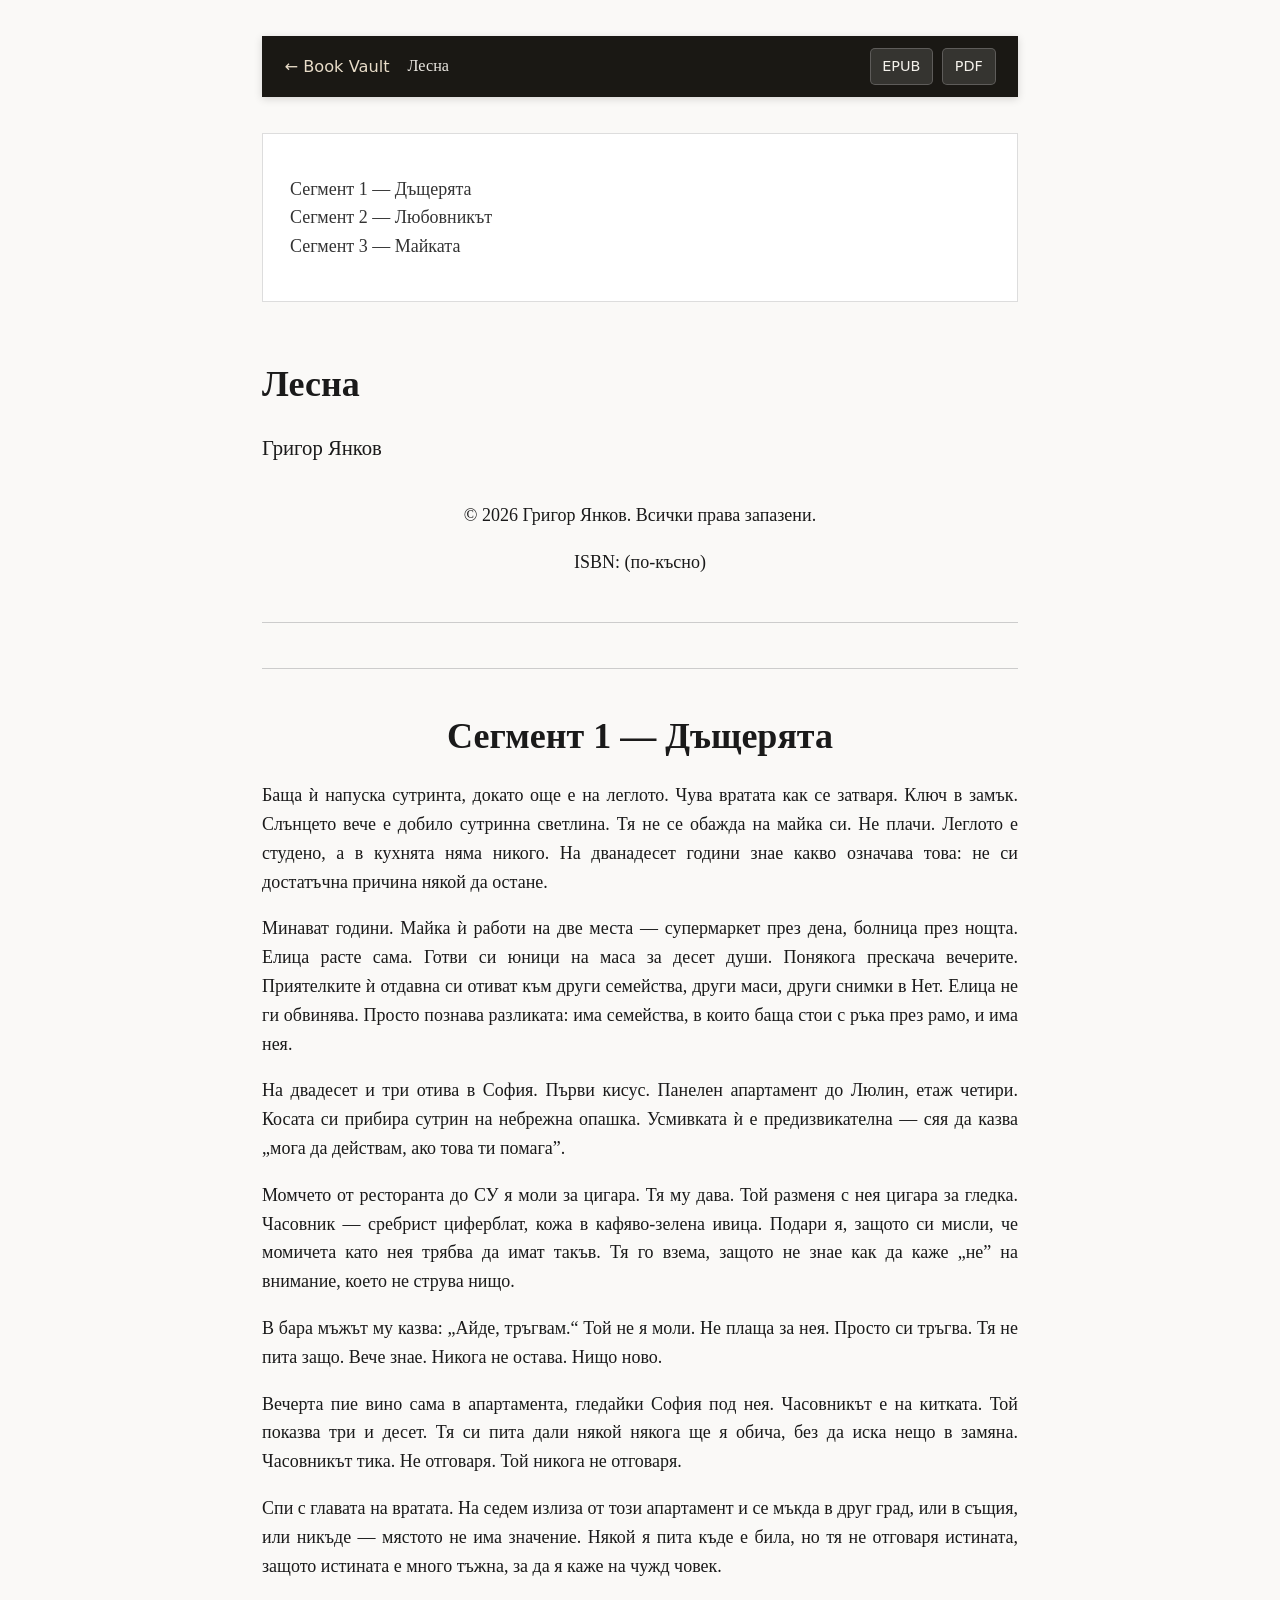
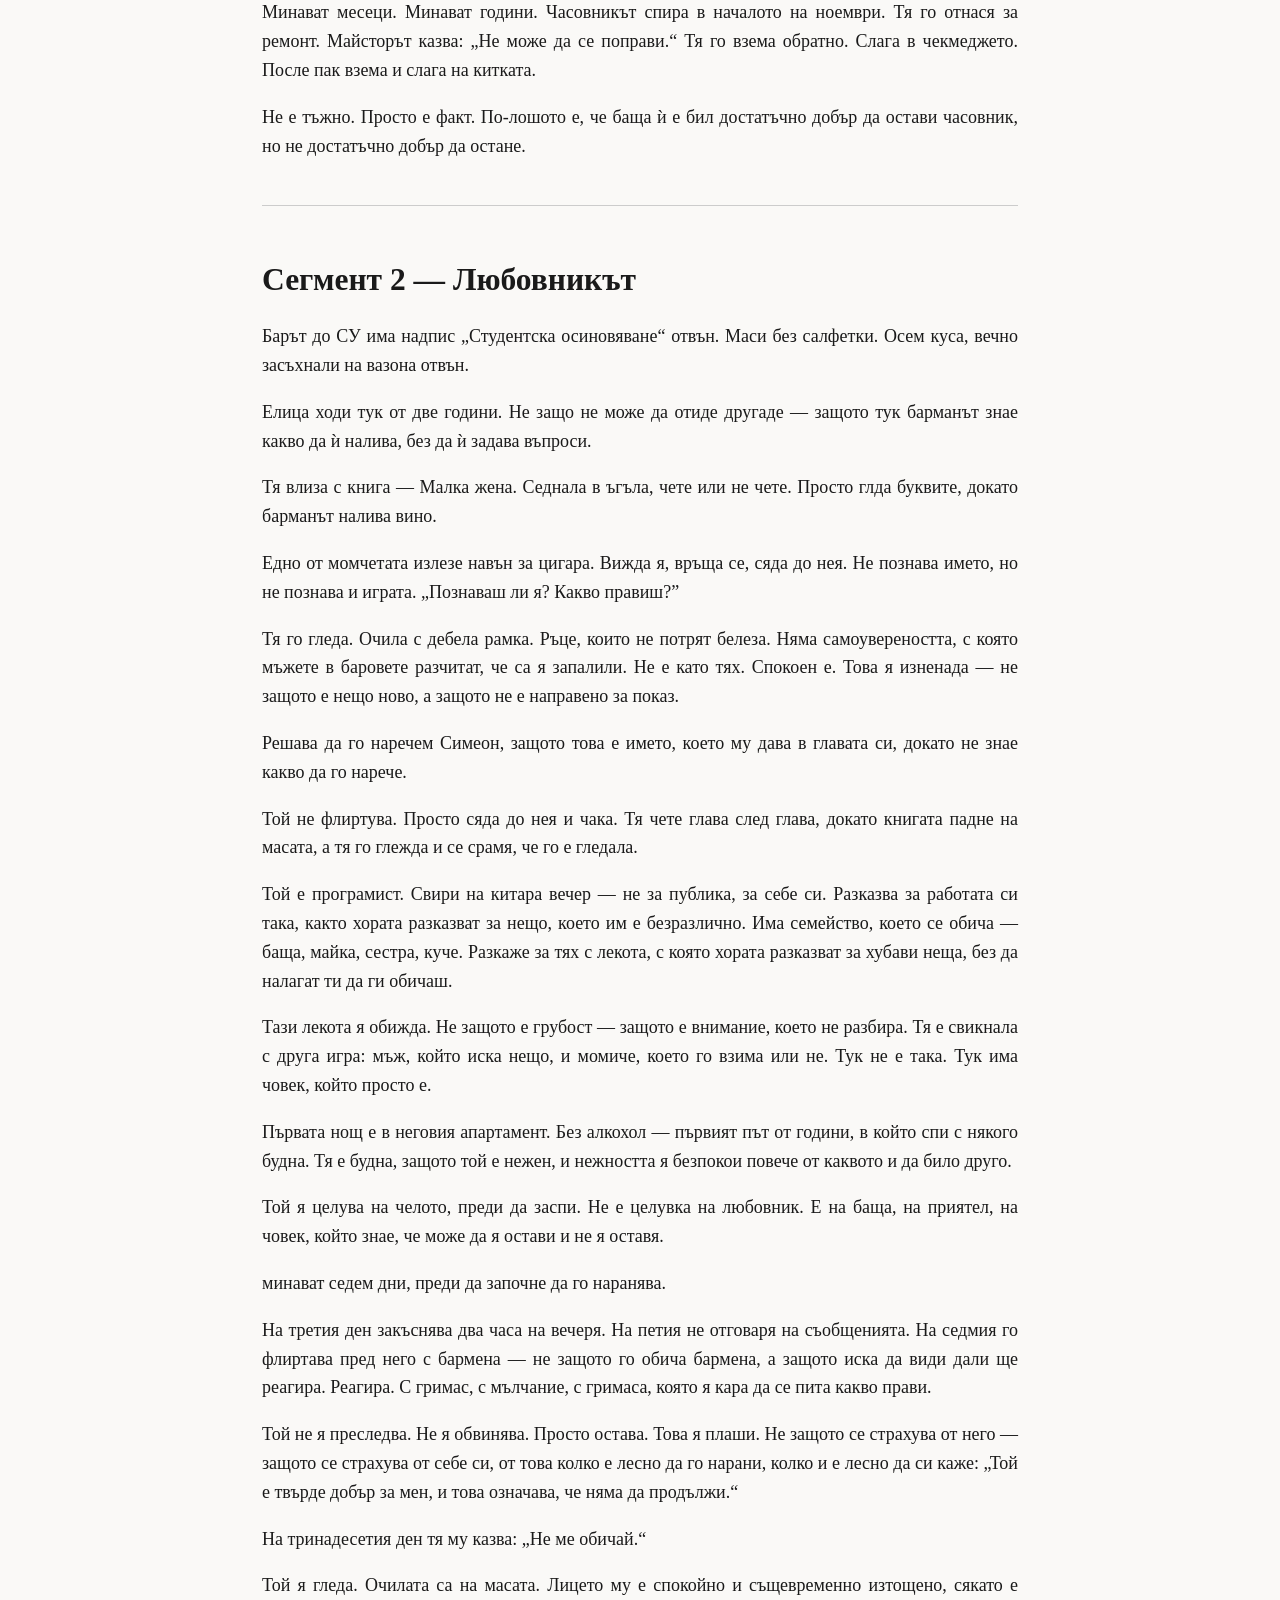
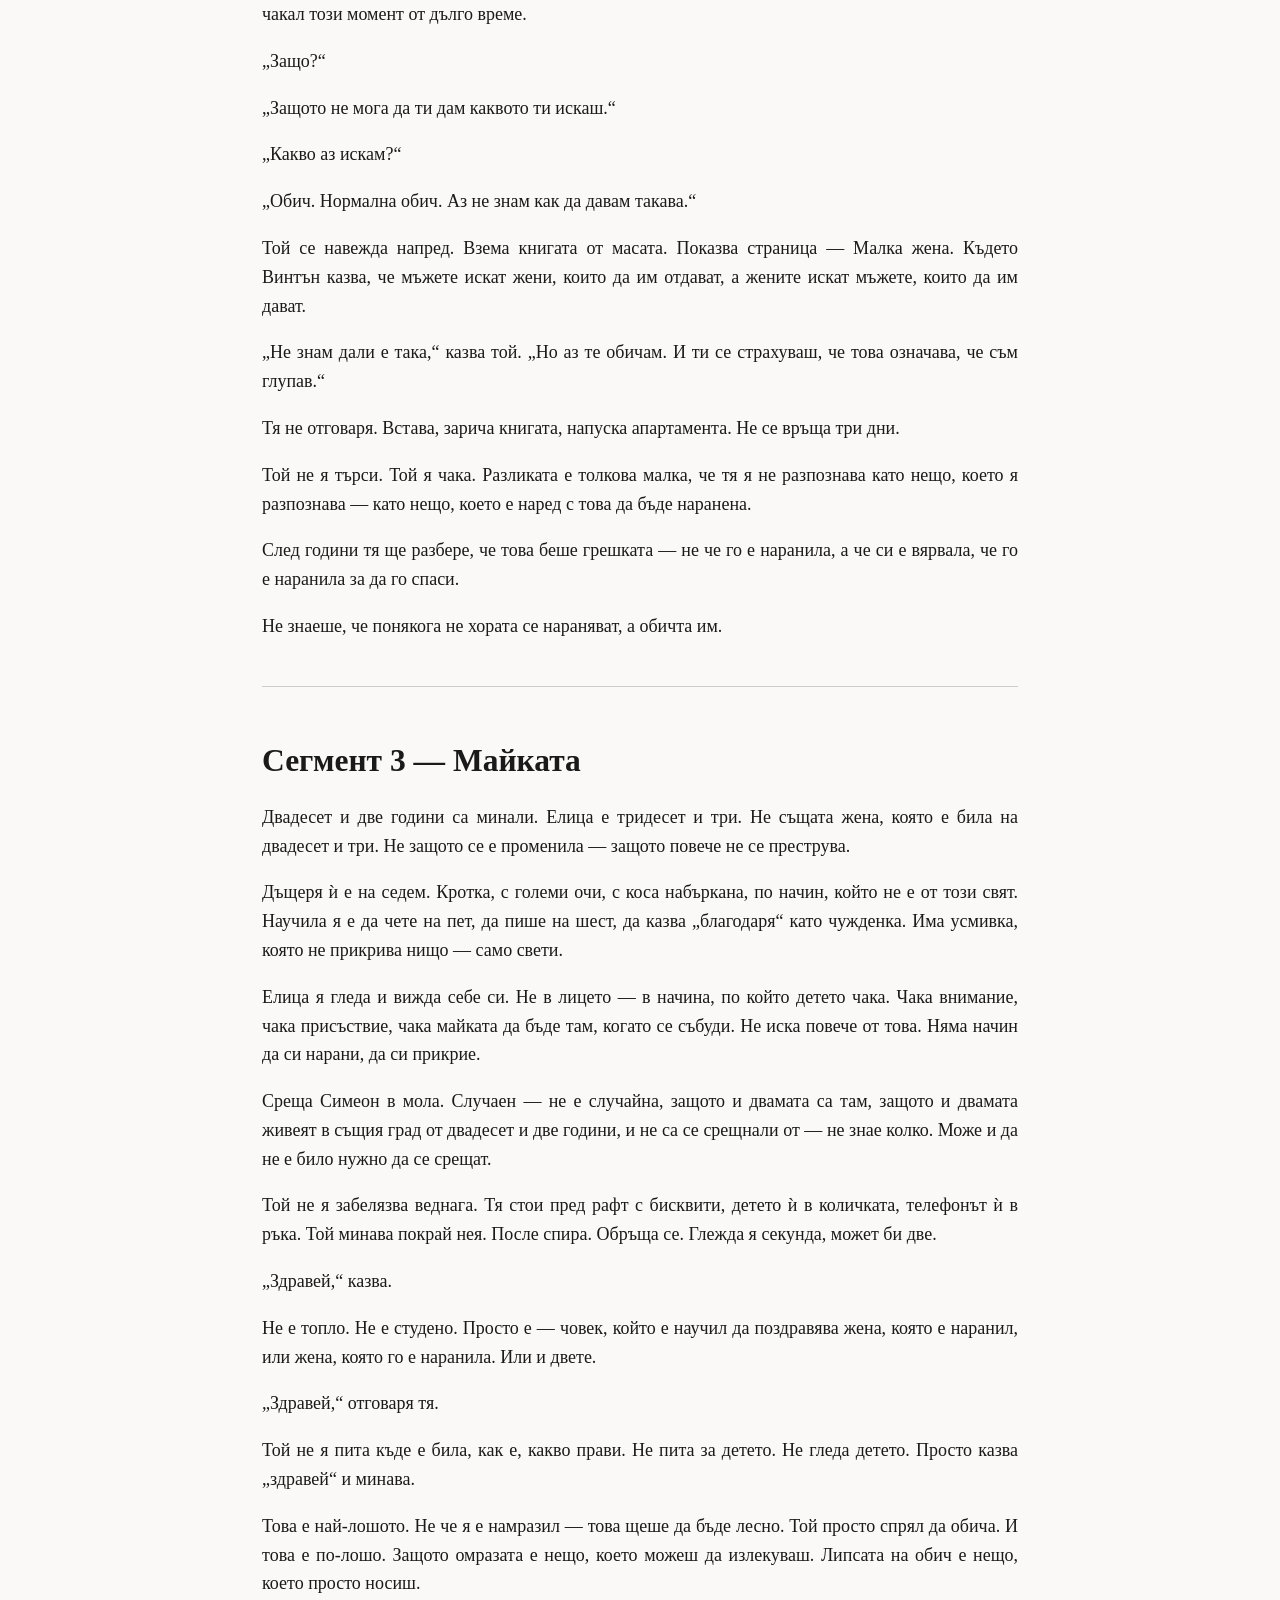
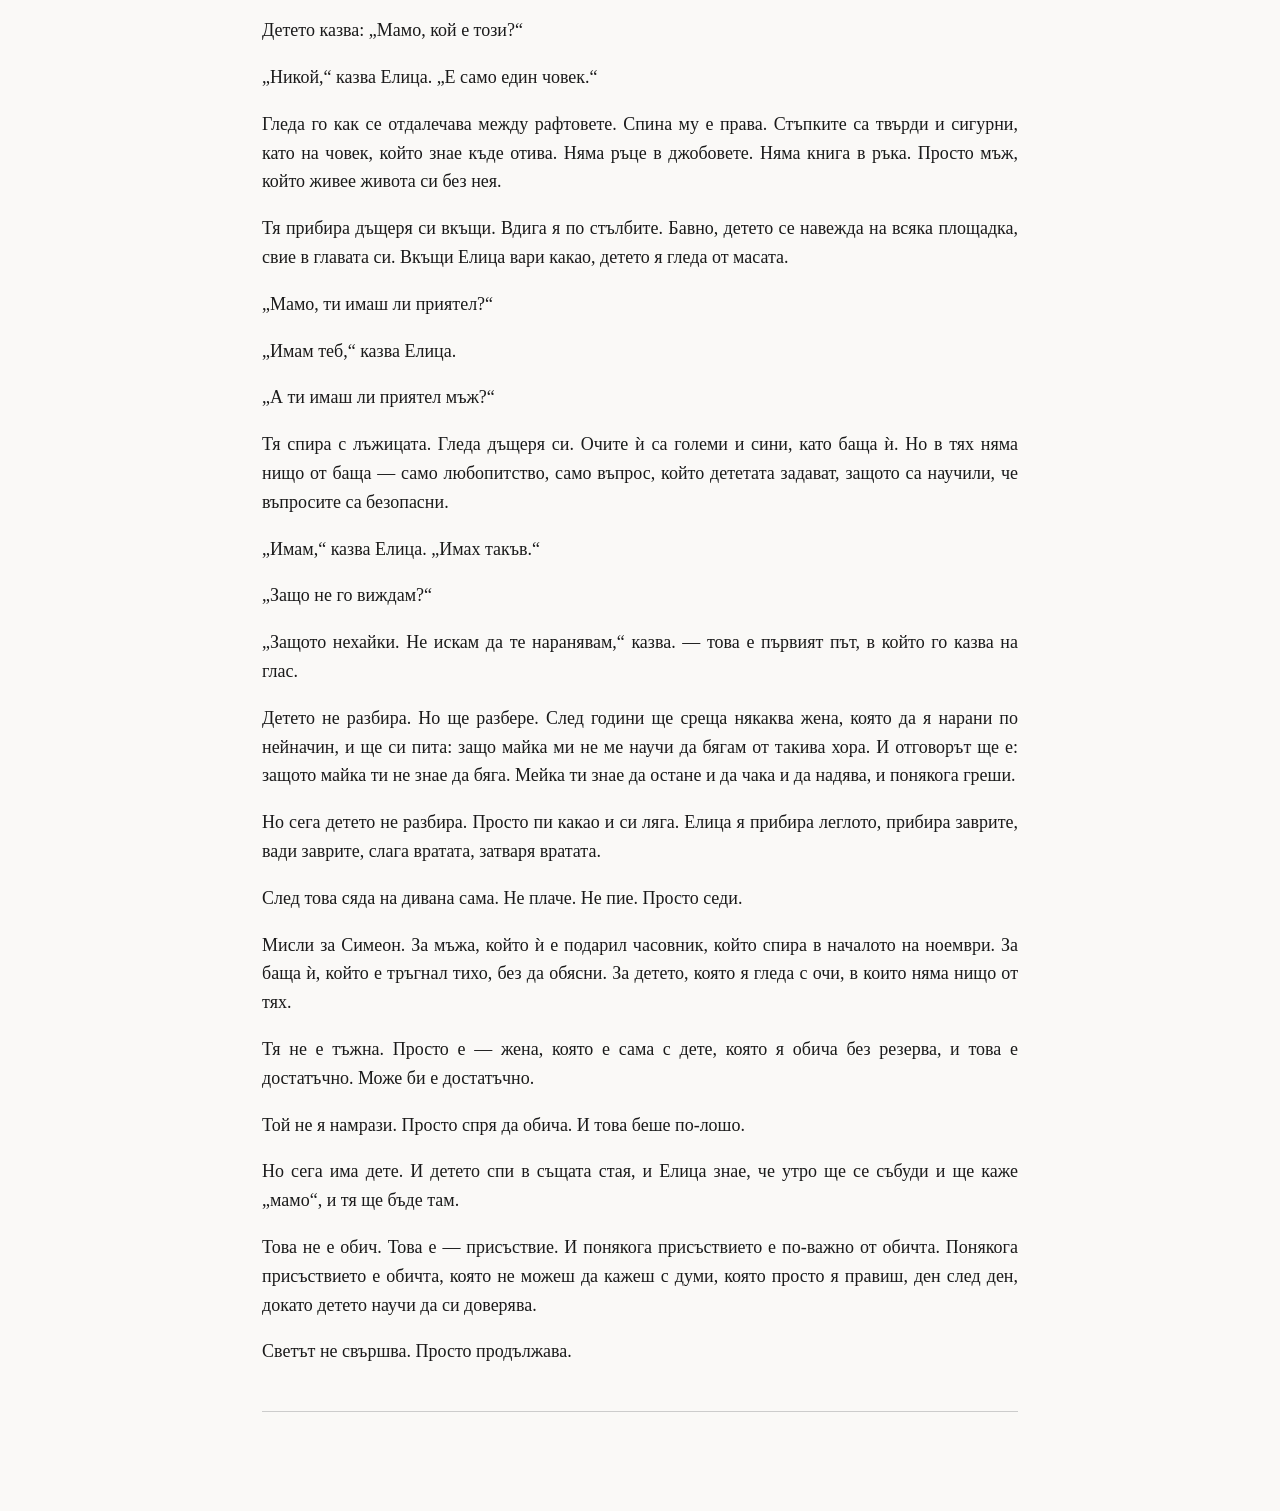
<file: books/lesna/index.html>
<!DOCTYPE html>
<html xmlns="http://www.w3.org/1999/xhtml" lang="bg" xml:lang="bg">
<head>
  <meta charset="utf-8" />
  <meta name="generator" content="pandoc 3.10" />
  <meta name="viewport" content="width=device-width, initial-scale=1.0, user-scalable=yes" />
  <meta name="author" content="Григор Янков" />
  <title>Лесна</title>
  <style>
    /* Default styles provided by pandoc.
    ** See https://pandoc.org/MANUAL.html#variables-for-html for config info.
    */
    span.smallcaps{font-variant: small-caps;}
    div.columns{display: flex; gap: 1.5em;}
    div.column{flex: auto;}
    @media screen {
    div.columns{gap: min(4vw, 1.5em);}
    div.column{overflow-x: auto;}
    }
    div.hanging-indent{margin-left: 1.5em; text-indent: -1.5em;}
    /* The extra [class] is a hack that increases specificity enough to
       override a similar rule in reveal.js */
    ul.task-list[class]{list-style: none;}
    ul.task-list li input[type="checkbox"] {
      font-size: inherit;
      width: 0.8em;
      margin: 0 0.8em 0.2em -1.6em;
      vertical-align: middle;
    }
    .display.math{display: block; text-align: center; margin: 0.5rem auto;}
  </style>
  <link rel="stylesheet" href="book.css" />
</head>
<body>
<link rel="stylesheet" href="../../assets/reader.css" />
<nav class="vault-reader-bar">
  <a href="../../">&larr; Book Vault</a>
  <span class="vault-reader-title">Лесна</span>
  <div class="vault-reader-actions">
    <a class="btn-dl" href="book.epub" download>EPUB</a>
    <a class="btn-dl" href="book_print.pdf" download>PDF</a>
  </div>
</nav>

<nav id="TOC" role="doc-toc">
<ul>
<li><a href="#сегмент-1-дъщерята" id="toc-сегмент-1-дъщерята">Сегмент 1
— Дъщерята</a></li>
<li><a href="#сегмент-2-любовникът"
id="toc-сегмент-2-любовникът">Сегмент 2 — Любовникът</a></li>
<li><a href="#сегмент-3-майката" id="toc-сегмент-3-майката">Сегмент 3 —
Майката</a></li>
</ul>
</nav>
<div class="title-page">
<p class="book-title">Лесна</p>
<p class="book-author">Григор Янков</p>
</div>
<div class="copyright-block">
<p>© 2026 Григор Янков. Всички права запазени.</p>
<p>ISBN: (по-късно)</p>

</div>
<hr />
<hr />
<h1 id="сегмент-1-дъщерята">Сегмент 1 — Дъщерята</h1>
<p>Баща ѝ напуска сутринта, докато още е на леглото. Чува вратата как се
затваря. Ключ в замък. Слънцето вече е добило сутринна светлина. Тя не
се обажда на майка си. Не плачи. Леглото е студено, а в кухнята няма
никого. На дванадесет години знае какво означава това: не си достатъчна
причина някой да остане.</p>
<p>Минават години. Майка ѝ работи на две места — супермаркет през дена,
болница през нощта. Елица расте сама. Готви си юници на маса за десет
души. Понякога прескача вечерите. Приятелките ѝ отдавна си отиват към
други семейства, други маси, други снимки в Нет. Елица не ги обвинява.
Просто познава разликата: има семейства, в които баща стои с ръка през
рамо, и има нея.</p>
<p>На двадесет и три отива в София. Първи кисус. Панелен апартамент до
Люлин, етаж четири. Косата си прибира сутрин на небрежна опашка.
Усмивката ѝ е предизвикателна — сяя да казва „мога да действам, ако това
ти помага”.</p>
<p>Момчето от ресторанта до СУ я моли за цигара. Тя му дава. Той разменя
с нея цигара за гледка. Часовник — сребрист циферблат, кожа в
кафяво-зелена ивица. Подари я, защото си мисли, че момичета като нея
трябва да имат такъв. Тя го взема, защото не знае как да каже „не” на
внимание, което не струва нищо.</p>
<p>В бара мъжът му казва: „Айде, тръгвам.“ Той не я моли. Не плаща за
нея. Просто си тръгва. Тя не пита защо. Вече знае. Никога не остава.
Нищо ново.</p>
<p>Вечерта пие вино сама в апартамента, гледайки София под нея.
Часовникът е на китката. Той показва три и десет. Тя си пита дали някой
някога ще я обича, без да иска нещо в замяна. Часовникът тика. Не
отговаря. Той никога не отговаря.</p>
<p>Спи с главата на вратата. На седем излиза от този апартамент и се
мъкда в друг град, или в същия, или никъде — мястото не има значение.
Някой я пита къде е била, но тя не отговаря истината, защото истината е
много тъжна, за да я каже на чужд човек.</p>
<p>Минават месеци. Минават години. Часовникът спира в началото на
ноември. Тя го отнася за ремонт. Майсторът казва: „Не може да се
поправи.“ Тя го взема обратно. Слага в чекмеджето. После пак взема и
слага на китката.</p>
<p>Не е тъжно. Просто е факт. По-лошото е, че баща ѝ е бил достатъчно
добър да остави часовник, но не достатъчно добър да остане.</p>
<hr />
<h1 id="сегмент-2-любовникът">Сегмент 2 — Любовникът</h1>
<p>Барът до СУ има надпис „Студентска осиновяване“ отвън. Маси без
салфетки. Осем куса, вечно засъхнали на вазона отвън.</p>
<p>Елица ходи тук от две години. Не защо не може да отиде другаде —
защото тук барманът знае какво да ѝ налива, без да ѝ задава въпроси.</p>
<p>Тя влиза с книга — Малка жена. Седнала в ъгъла, чете или не чете.
Просто глда буквите, докато барманът налива вино.</p>
<p>Едно от момчетата излезе навън за цигара. Вижда я, връща се, сяда до
нея. Не познава името, но не познава и играта. „Познаваш ли я? Какво
правиш?”</p>
<p>Тя го гледа. Очила с дебела рамка. Ръце, които не потрят белеза. Няма
самоувереността, с която мъжете в баровете разчитат, че са я запалили.
Не е като тях. Спокоен е. Това я изненада — не защото е нещо ново, а
защото не е направено за показ.</p>
<p>Решава да го наречем Симеон, защото това е името, което му дава в
главата си, докато не знае какво да го нарече.</p>
<p>Той не флиртува. Просто сяда до нея и чака. Тя чете глава след глава,
докато книгата падне на масата, а тя го глежда и се срамя, че го е
гледала.</p>
<p>Той е програмист. Свири на китара вечер — не за публика, за себе си.
Разказва за работата си така, както хората разказват за нещо, което им е
безразлично. Има семейство, което се обича — баща, майка, сестра, куче.
Разкаже за тях с лекота, с която хората разказват за хубави неща, без да
налагат ти да ги обичаш.</p>
<p>Тази лекота я обижда. Не защото е грубост — защото е внимание, което
не разбира. Тя е свикнала с друга игра: мъж, който иска нещо, и момиче,
което го взима или не. Тук не е така. Тук има човек, който просто е.</p>
<p>Първата нощ е в неговия апартамент. Без алкохол — първият път от
години, в който спи с някого будна. Тя е будна, защото той е нежен, и
нежността я безпокои повече от каквото и да било друго.</p>
<p>Той я целува на челото, преди да заспи. Не е целувка на любовник. Е
на баща, на приятел, на човек, който знае, че може да я остави и не я
оставя.</p>
<p>минават седем дни, преди да започне да го наранява.</p>
<p>На третия ден закъснява два часа на вечеря. На петия не отговаря на
съобщенията. На седмия го флиртава пред него с бармена — не защото го
обича бармена, а защото иска да види дали ще реагира. Реагира. С гримас,
с мълчание, с гримаса, която я кара да се пита какво прави.</p>
<p>Той не я преследва. Не я обвинява. Просто остава. Това я плаши. Не
защото се страхува от него — защото се страхува от себе си, от това
колко е лесно да го нарани, колко и е лесно да си каже: „Той е твърде
добър за мен, и това означава, че няма да продължи.“</p>
<p>На тринадесетия ден тя му казва: „Не ме обичай.“</p>
<p>Той я гледа. Очилата са на масата. Лицето му е спокойно и
същевременно изтощено, сякато е чакал този момент от дълго време.</p>
<p>„Защо?“</p>
<p>„Защото не мога да ти дам каквото ти искаш.“</p>
<p>„Какво аз искам?“</p>
<p>„Обич. Нормална обич. Аз не знам как да давам такава.“</p>
<p>Той се навежда напред. Взема книгата от масата. Показва страница —
Малка жена. Където Винтън казва, че мъжете искат жени, които да им
отдават, а жените искат мъжете, които да им дават.</p>
<p>„Не знам дали е така,“ казва той. „Но аз те обичам. И ти се
страхуваш, че това означава, че съм глупав.“</p>
<p>Тя не отговаря. Встава, зарича книгата, напуска апартамента. Не се
връща три дни.</p>
<p>Той не я търси. Той я чака. Разликата е толкова малка, че тя я не
разпознава като нещо, което я разпознава — като нещо, което е наред с
това да бъде наранена.</p>
<p>След години тя ще разбере, че това беше грешката — не че го е
наранила, а че си е вярвала, че го е наранила за да го спаси.</p>
<p>Не знаеше, че понякога не хората се нараняват, а обичта им.</p>
<hr />
<h1 id="сегмент-3-майката">Сегмент 3 — Майката</h1>
<p>Двадесет и две години са минали. Елица е тридесет и три. Не същата
жена, която е била на двадесет и три. Не защото се е променила — защото
повече не се преструва.</p>
<p>Дъщеря ѝ е на седем. Кротка, с големи очи, с коса набъркана, по
начин, който не е от този свят. Научила я е да чете на пет, да пише на
шест, да казва „благодаря“ като чужденка. Има усмивка, която не прикрива
нищо — само свети.</p>
<p>Елица я гледа и вижда себе си. Не в лицето — в начина, по който
детето чака. Чака внимание, чака присъствие, чака майката да бъде там,
когато се събуди. Не иска повече от това. Няма начин да си нарани, да си
прикрие.</p>
<p>Среща Симеон в мола. Случаен — не е случайна, защото и двамата са
там, защото и двамата живеят в същия град от двадесет и две години, и не
са се срещнали от — не знае колко. Може и да не е било нужно да се
срещат.</p>
<p>Той не я забелязва веднага. Тя стои пред рафт с бисквити, детето ѝ в
количката, телефонът ѝ в ръка. Той минава покрай нея. После спира.
Обръща се. Глежда я секунда, может би две.</p>
<p>„Здравей,“ казва.</p>
<p>Не е топло. Не е студено. Просто е — човек, който е научил да
поздравява жена, която е наранил, или жена, която го е наранила. Или и
двете.</p>
<p>„Здравей,“ отговаря тя.</p>
<p>Той не я пита къде е била, как е, какво прави. Не пита за детето. Не
гледа детето. Просто казва „здравей“ и минава.</p>
<p>Това е най-лошото. Не че я е намразил — това щеше да бъде лесно. Той
просто спрял да обича. И това е по-лошо. Защото омразата е нещо, което
можеш да излекуваш. Липсата на обич е нещо, което просто носиш.</p>
<p>Детето казва: „Мамо, кой е този?“</p>
<p>„Никой,“ казва Елица. „Е само един човек.“</p>
<p>Гледа го как се отдалечава между рафтовете. Спина му е права.
Стъпките са твърди и сигурни, като на човек, който знае къде отива. Няма
ръце в джобовете. Няма книга в ръка. Просто мъж, който живее живота си
без нея.</p>
<p>Тя прибира дъщеря си вкъщи. Вдига я по стълбите. Бавно, детето се
навежда на всяка площадка, свие в главата си. Вкъщи Елица вари какао,
детето я гледа от масата.</p>
<p>„Мамо, ти имаш ли приятел?“</p>
<p>„Имам теб,“ казва Елица.</p>
<p>„А ти имаш ли приятел мъж?“</p>
<p>Тя спира с лъжицата. Гледа дъщеря си. Очите ѝ са големи и сини, като
баща ѝ. Но в тях няма нищо от баща — само любопитство, само въпрос,
който дететата задават, защото са научили, че въпросите са
безопасни.</p>
<p>„Имам,“ казва Елица. „Имах такъв.“</p>
<p>„Защо не го виждам?“</p>
<p>„Защото нехайки. Не искам да те наранявам,“ казва. — това е първият
път, в който го казва на глас.</p>
<p>Детето не разбира. Но ще разбере. След години ще среща някаква жена,
която да я нарани по нейначин, и ще си пита: защо майка ми не ме научи
да бягам от такива хора. И отговорът ще е: защото майка ти не знае да
бяга. Мейка ти знае да остане и да чака и да надява, и понякога
греши.</p>
<p>Но сега детето не разбира. Просто пи какао и си ляга. Елица я прибира
леглото, прибира заврите, вади заврите, слага вратата, затваря
вратата.</p>
<p>След това сяда на дивана сама. Не плаче. Не пие. Просто седи.</p>
<p>Мисли за Симеон. За мъжа, който ѝ е подарил часовник, който спира в
началото на ноември. За баща ѝ, който е тръгнал тихо, без да обясни. За
детето, която я гледа с очи, в които няма нищо от тях.</p>
<p>Тя не е тъжна. Просто е — жена, която е сама с дете, която я обича
без резерва, и това е достатъчно. Може би е достатъчно.</p>
<p>Той не я намрази. Просто спря да обича. И това беше по-лошо.</p>
<p>Но сега има дете. И детето спи в същата стая, и Елица знае, че утро
ще се събуди и ще каже „мамо“, и тя ще бъде там.</p>
<p>Това не е обич. Това е — присъствие. И понякога присъствието е
по-важно от обичта. Понякога присъствието е обичта, която не можеш да
кажеш с думи, която просто я правиш, ден след ден, докато детето научи
да си доверява.</p>
<p>Светът не свършва. Просто продължава.</p>
<hr />
</body>
</html>
</file>
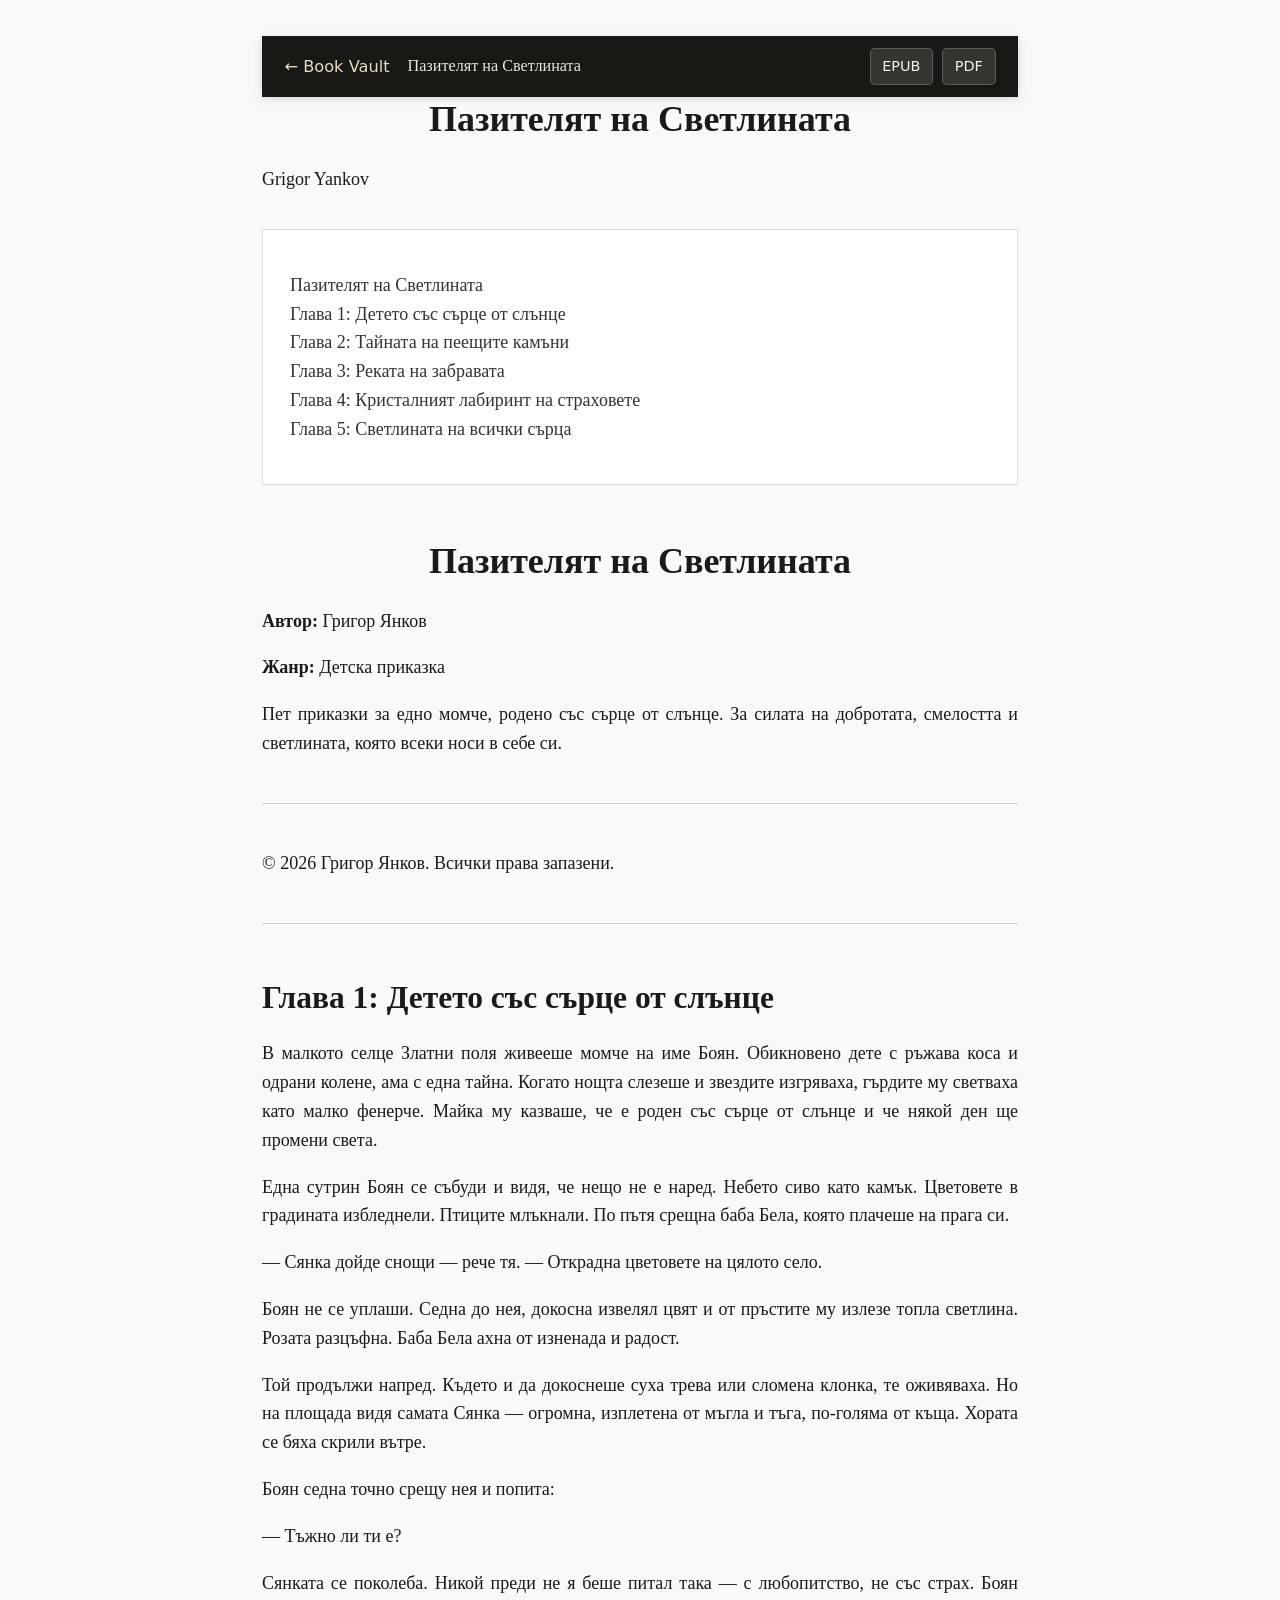
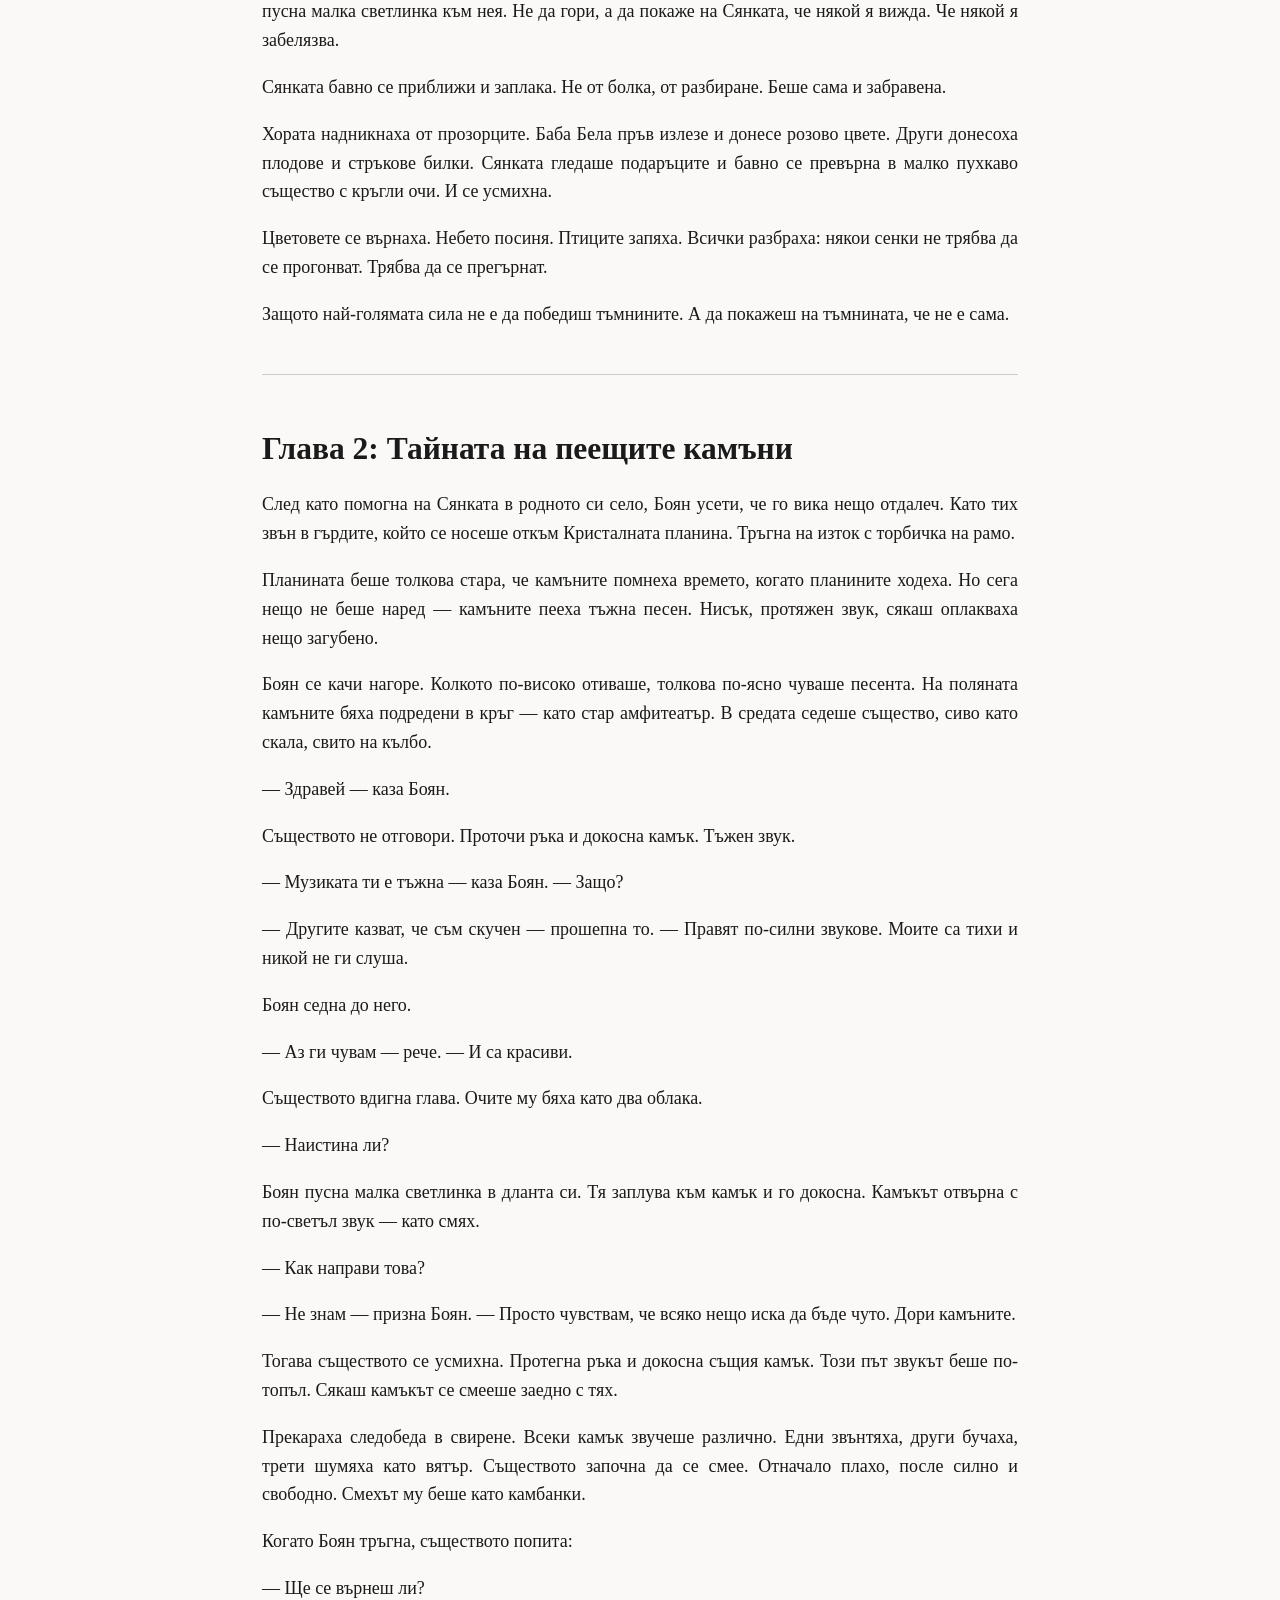
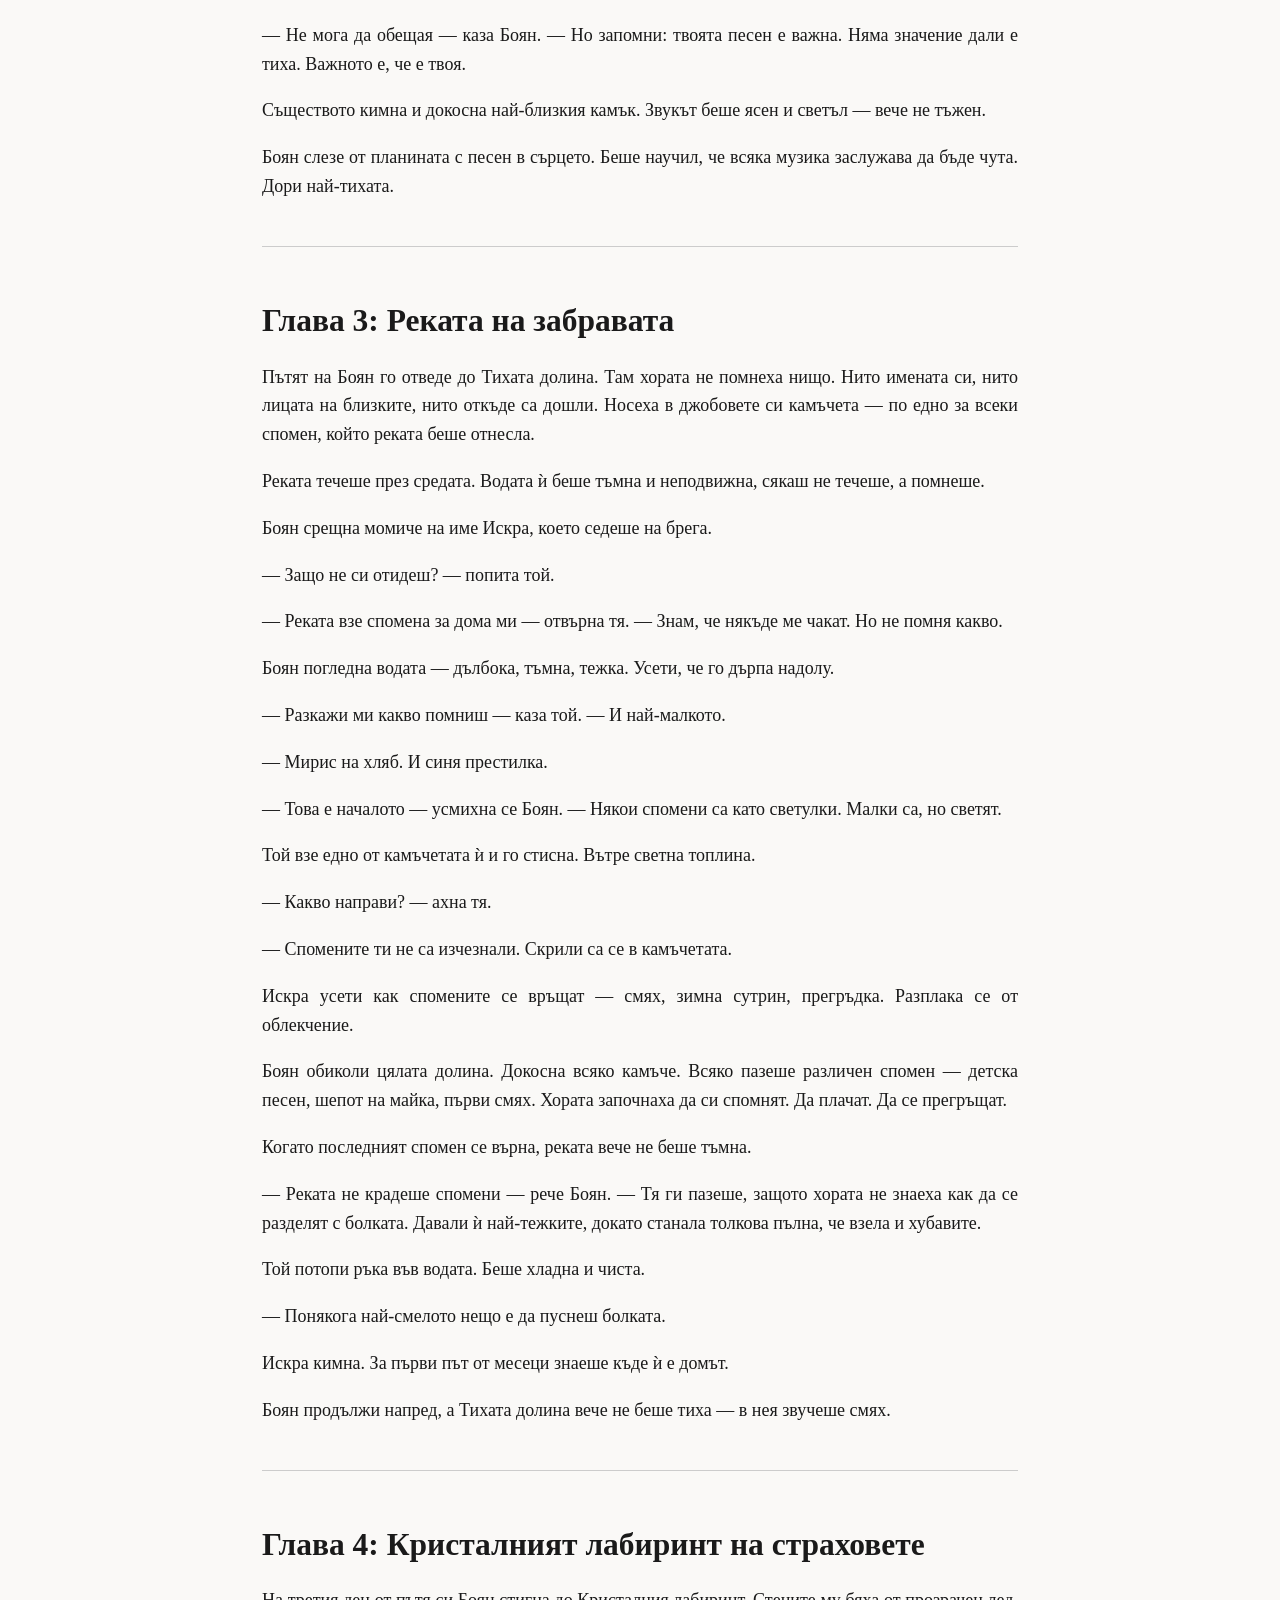
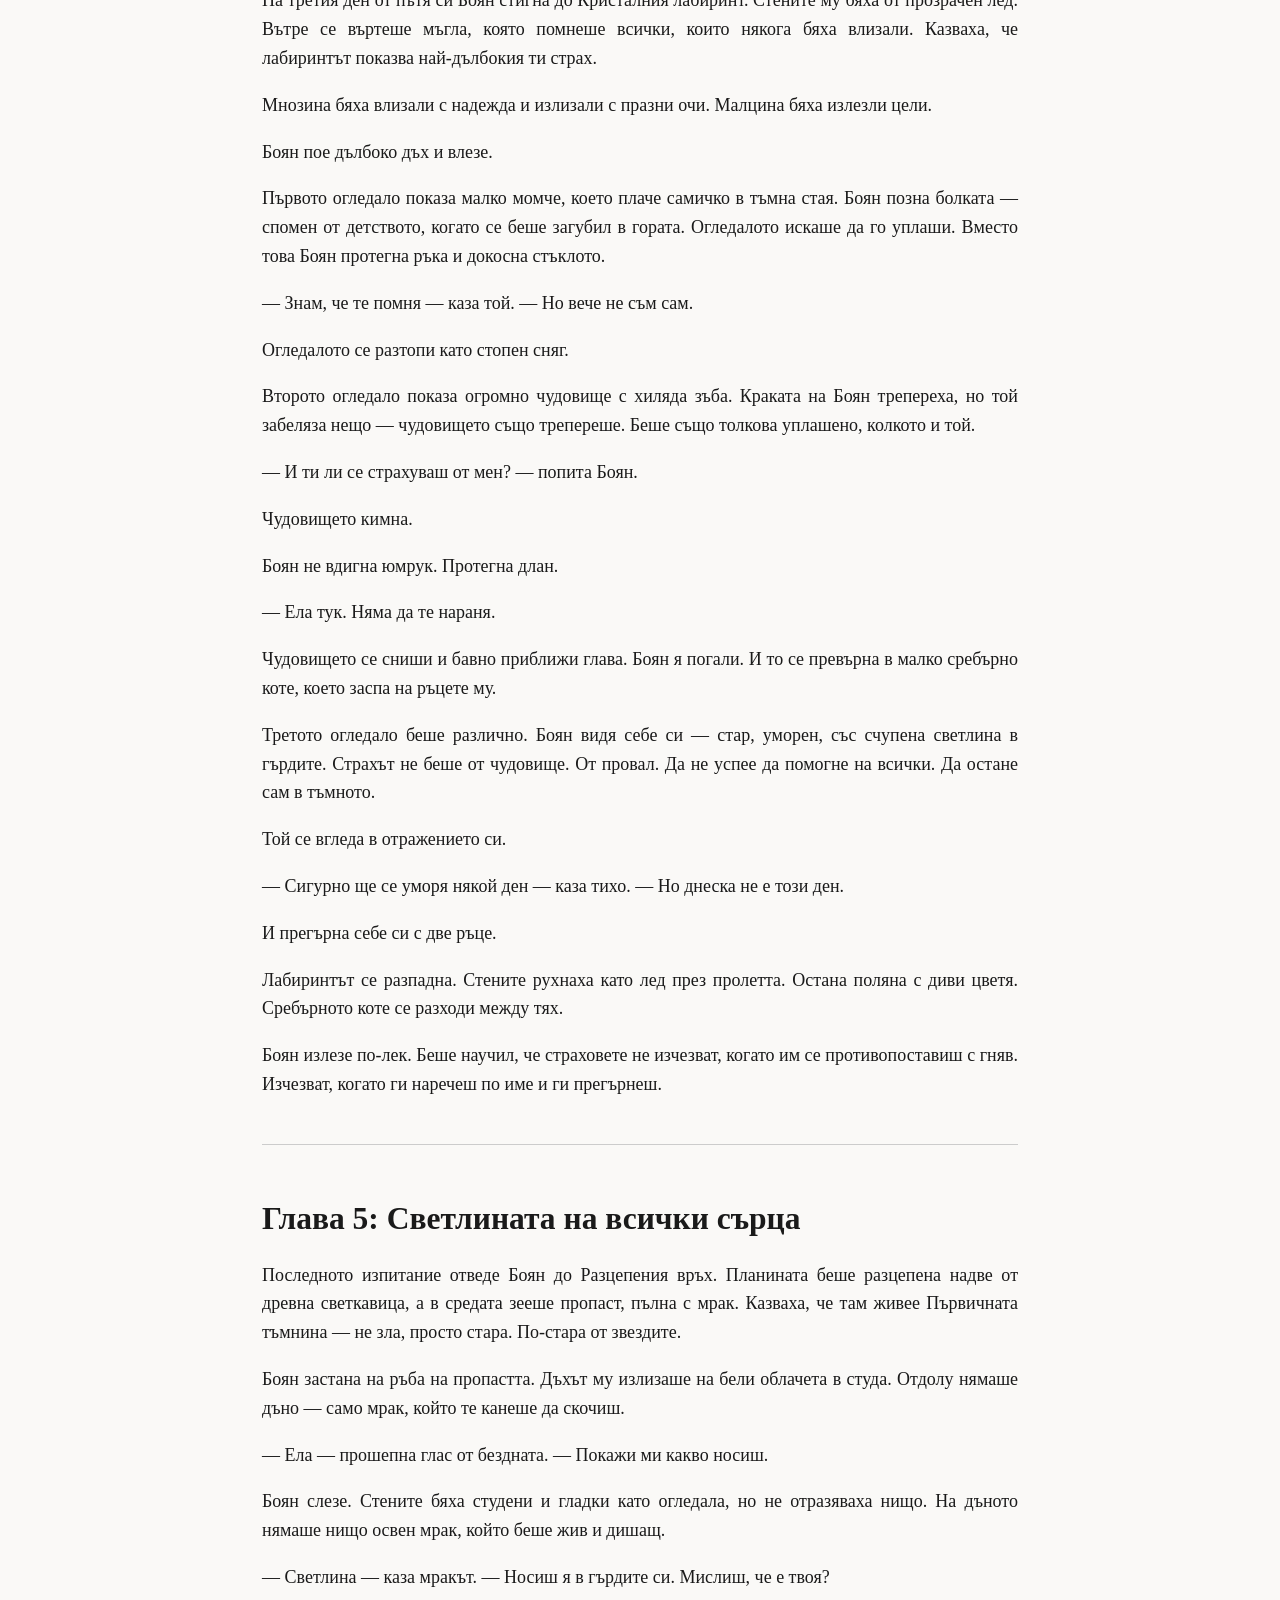
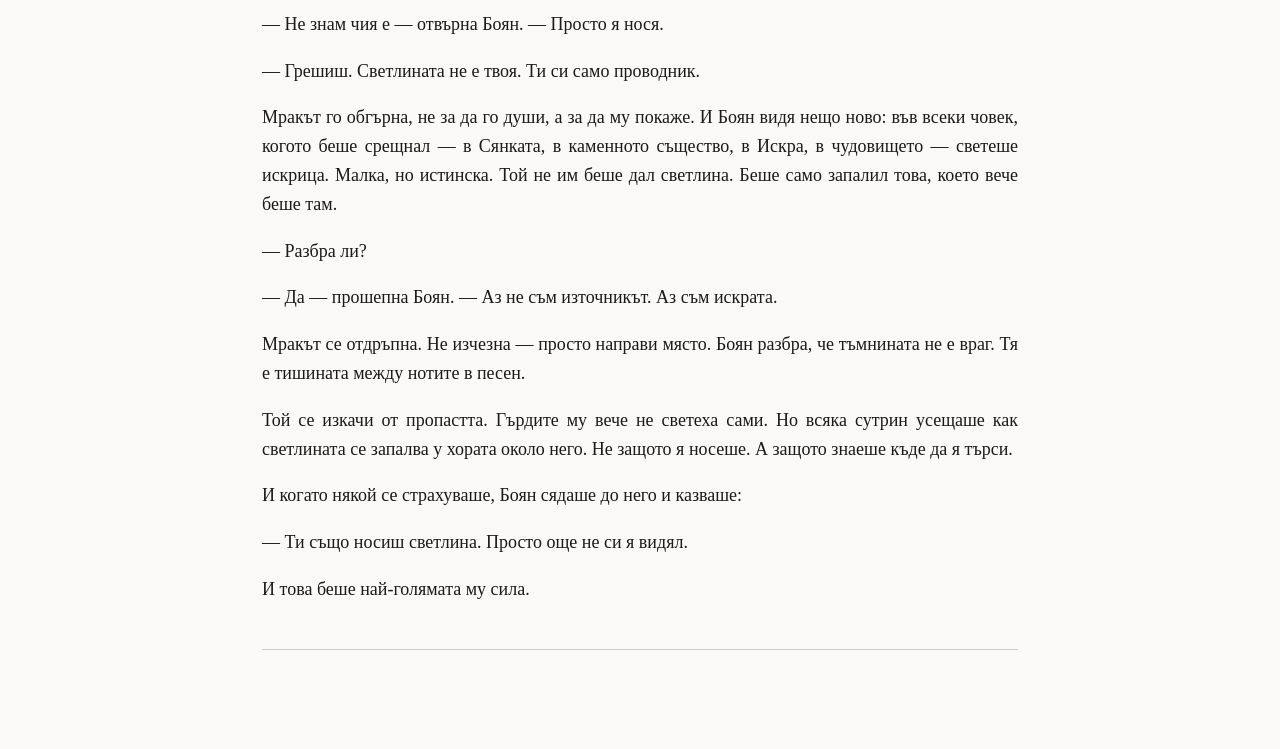
<file: books/pazitelyat-na-svetlinata/index.html>
<!DOCTYPE html>
<html xmlns="http://www.w3.org/1999/xhtml" lang="bg" xml:lang="bg">
<head>
  <meta charset="utf-8" />
  <meta name="generator" content="pandoc 3.10" />
  <meta name="viewport" content="width=device-width, initial-scale=1.0, user-scalable=yes" />
  <meta name="author" content="Grigor Yankov" />
  <title>Пазителят на Светлината</title>
  <style>
    /* Default styles provided by pandoc.
    ** See https://pandoc.org/MANUAL.html#variables-for-html for config info.
    */
    span.smallcaps{font-variant: small-caps;}
    div.columns{display: flex; gap: 1.5em;}
    div.column{flex: auto;}
    @media screen {
    div.columns{gap: min(4vw, 1.5em);}
    div.column{overflow-x: auto;}
    }
    div.hanging-indent{margin-left: 1.5em; text-indent: -1.5em;}
    /* The extra [class] is a hack that increases specificity enough to
       override a similar rule in reveal.js */
    ul.task-list[class]{list-style: none;}
    ul.task-list li input[type="checkbox"] {
      font-size: inherit;
      width: 0.8em;
      margin: 0 0.8em 0.2em -1.6em;
      vertical-align: middle;
    }
    .display.math{display: block; text-align: center; margin: 0.5rem auto;}
  </style>
  <link rel="stylesheet" href="book.css" />
</head>
<body>
<link rel="stylesheet" href="../../assets/reader.css" />
<nav class="vault-reader-bar">
  <a href="../../">&larr; Book Vault</a>
  <span class="vault-reader-title">Пазителят на Светлината</span>
  <div class="vault-reader-actions">
    <a class="btn-dl" href="book.epub" download>EPUB</a>
    <a class="btn-dl" href="book_print.pdf" download>PDF</a>
  </div>
</nav>


<header id="title-block-header">
<h1 class="title">Пазителят на Светлината</h1>
<p class="author">Grigor Yankov</p>
</header>
<nav id="TOC" role="doc-toc">
<ul>
<li><a href="#пазителят-на-светлината"
id="toc-пазителят-на-светлината">Пазителят на Светлината</a></li>
<li><a href="#глава-1-детето-със-сърце-от-слънце"
id="toc-глава-1-детето-със-сърце-от-слънце">Глава 1: Детето със сърце от
слънце</a></li>
<li><a href="#глава-2-тайната-на-пеещите-камъни"
id="toc-глава-2-тайната-на-пеещите-камъни">Глава 2: Тайната на пеещите
камъни</a></li>
<li><a href="#глава-3-реката-на-забравата"
id="toc-глава-3-реката-на-забравата">Глава 3: Реката на
забравата</a></li>
<li><a href="#глава-4-кристалният-лабиринт-на-страховете"
id="toc-глава-4-кристалният-лабиринт-на-страховете">Глава 4: Кристалният
лабиринт на страховете</a></li>
<li><a href="#глава-5-светлината-на-всички-сърца"
id="toc-глава-5-светлината-на-всички-сърца">Глава 5: Светлината на
всички сърца</a></li>
</ul>
</nav>
<h1 id="пазителят-на-светлината">Пазителят на Светлината</h1>
<p><strong>Автор:</strong> Григор Янков</p>
<p><strong>Жанр:</strong> Детска приказка</p>
<p>Пет приказки за едно момче, родено със сърце от слънце. За силата на
добротата, смелостта и светлината, която всеки носи в себе си.</p>
<hr />
<p>© 2026 Григор Янков. Всички права запазени.</p>
<hr />
<h1 id="глава-1-детето-със-сърце-от-слънце">Глава 1: Детето със сърце от
слънце</h1>
<p>В малкото селце Златни поля живееше момче на име Боян. Обикновено
дете с ръжава коса и одрани колене, ама с една тайна. Когато нощта
слезеше и звездите изгряваха, гърдите му светваха като малко фенерче.
Майка му казваше, че е роден със сърце от слънце и че някой ден ще
промени света.</p>
<p>Една сутрин Боян се събуди и видя, че нещо не е наред. Небето сиво
като камък. Цветовете в градината избледнели. Птиците млъкнали. По пътя
срещна баба Бела, която плачеше на прага си.</p>
<p>— Сянка дойде снощи — рече тя. — Открадна цветовете на цялото
село.</p>
<p>Боян не се уплаши. Седна до нея, докосна извелял цвят и от пръстите
му излезе топла светлина. Розата разцъфна. Баба Бела ахна от изненада и
радост.</p>
<p>Той продължи напред. Където и да докоснеше суха трева или сломена
клонка, те оживяваха. Но на площада видя самата Сянка — огромна,
изплетена от мъгла и тъга, по-голяма от къща. Хората се бяха скрили
вътре.</p>
<p>Боян седна точно срещу нея и попита:</p>
<p>— Тъжно ли ти е?</p>
<p>Сянката се поколеба. Никой преди не я беше питал така — с
любопитство, не със страх. Боян пусна малка светлинка към нея. Не да
гори, а да покаже на Сянката, че някой я вижда. Че някой я
забелязва.</p>
<p>Сянката бавно се приближи и заплака. Не от болка, от разбиране. Беше
сама и забравена.</p>
<p>Хората надникнаха от прозорците. Баба Бела пръв излезе и донесе
розово цвете. Други донесоха плодове и стръкове билки. Сянката гледаше
подаръците и бавно се превърна в малко пухкаво същество с кръгли очи. И
се усмихна.</p>
<p>Цветовете се върнаха. Небето посиня. Птиците запяха. Всички разбраха:
някои сенки не трябва да се прогонват. Трябва да се прегърнат.</p>
<p>Защото най-голямата сила не е да победиш тъмнините. А да покажеш на
тъмнината, че не е сама.</p>
<hr />
<h1 id="глава-2-тайната-на-пеещите-камъни">Глава 2: Тайната на пеещите
камъни</h1>
<p>След като помогна на Сянката в родното си село, Боян усети, че го
вика нещо отдалеч. Като тих звън в гърдите, който се носеше откъм
Кристалната планина. Тръгна на изток с торбичка на рамо.</p>
<p>Планината беше толкова стара, че камъните помнеха времето, когато
планините ходеха. Но сега нещо не беше наред — камъните пееха тъжна
песен. Нисък, протяжен звук, сякаш оплакваха нещо загубено.</p>
<p>Боян се качи нагоре. Колкото по-високо отиваше, толкова по-ясно
чуваше песента. На поляната камъните бяха подредени в кръг — като стар
амфитеатър. В средата седеше същество, сиво като скала, свито на
кълбо.</p>
<p>— Здравей — каза Боян.</p>
<p>Съществото не отговори. Проточи ръка и докосна камък. Тъжен звук.</p>
<p>— Музиката ти е тъжна — каза Боян. — Защо?</p>
<p>— Другите казват, че съм скучен — прошепна то. — Правят по-силни
звукове. Моите са тихи и никой не ги слуша.</p>
<p>Боян седна до него.</p>
<p>— Аз ги чувам — рече. — И са красиви.</p>
<p>Съществото вдигна глава. Очите му бяха като два облака.</p>
<p>— Наистина ли?</p>
<p>Боян пусна малка светлинка в дланта си. Тя заплува към камък и го
докосна. Камъкът отвърна с по-светъл звук — като смях.</p>
<p>— Как направи това?</p>
<p>— Не знам — призна Боян. — Просто чувствам, че всяко нещо иска да
бъде чуто. Дори камъните.</p>
<p>Тогава съществото се усмихна. Протегна ръка и докосна същия камък.
Този път звукът беше по-топъл. Сякаш камъкът се смееше заедно с тях.</p>
<p>Прекараха следобеда в свирене. Всеки камък звучеше различно. Едни
звънтяха, други бучаха, трети шумяха като вятър. Съществото започна да
се смее. Отначало плахо, после силно и свободно. Смехът му беше като
камбанки.</p>
<p>Когато Боян тръгна, съществото попита:</p>
<p>— Ще се върнеш ли?</p>
<p>— Не мога да обещая — каза Боян. — Но запомни: твоята песен е важна.
Няма значение дали е тиха. Важното е, че е твоя.</p>
<p>Съществото кимна и докосна най-близкия камък. Звукът беше ясен и
светъл — вече не тъжен.</p>
<p>Боян слезе от планината с песен в сърцето. Беше научил, че всяка
музика заслужава да бъде чута. Дори най-тихата.</p>
<hr />
<h1 id="глава-3-реката-на-забравата">Глава 3: Реката на забравата</h1>
<p>Пътят на Боян го отведе до Тихата долина. Там хората не помнеха нищо.
Нито имената си, нито лицата на близките, нито откъде са дошли. Носеха в
джобовете си камъчета — по едно за всеки спомен, който реката беше
отнесла.</p>
<p>Реката течеше през средата. Водата ѝ беше тъмна и неподвижна, сякаш
не течеше, а помнеше.</p>
<p>Боян срещна момиче на име Искра, което седеше на брега.</p>
<p>— Защо не си отидеш? — попита той.</p>
<p>— Реката взе спомена за дома ми — отвърна тя. — Знам, че някъде ме
чакат. Но не помня какво.</p>
<p>Боян погледна водата — дълбока, тъмна, тежка. Усети, че го дърпа
надолу.</p>
<p>— Разкажи ми какво помниш — каза той. — И най-малкото.</p>
<p>— Мирис на хляб. И синя престилка.</p>
<p>— Това е началото — усмихна се Боян. — Някои спомени са като
светулки. Малки са, но светят.</p>
<p>Той взе едно от камъчетата ѝ и го стисна. Вътре светна топлина.</p>
<p>— Какво направи? — ахна тя.</p>
<p>— Спомените ти не са изчезнали. Скрили са се в камъчетата.</p>
<p>Искра усети как спомените се връщат — смях, зимна сутрин, прегръдка.
Разплака се от облекчение.</p>
<p>Боян обиколи цялата долина. Докосна всяко камъче. Всяко пазеше
различен спомен — детска песен, шепот на майка, първи смях. Хората
започнаха да си спомнят. Да плачат. Да се прегръщат.</p>
<p>Когато последният спомен се върна, реката вече не беше тъмна.</p>
<p>— Реката не крадеше спомени — рече Боян. — Тя ги пазеше, защото
хората не знаеха как да се разделят с болката. Давали ѝ най-тежките,
докато станала толкова пълна, че взела и хубавите.</p>
<p>Той потопи ръка във водата. Беше хладна и чиста.</p>
<p>— Понякога най-смелото нещо е да пуснеш болката.</p>
<p>Искра кимна. За първи път от месеци знаеше къде ѝ е домът.</p>
<p>Боян продължи напред, а Тихата долина вече не беше тиха — в нея
звучеше смях.</p>
<hr />
<h1 id="глава-4-кристалният-лабиринт-на-страховете">Глава 4: Кристалният
лабиринт на страховете</h1>
<p>На третия ден от пътя си Боян стигна до Кристалния лабиринт. Стените
му бяха от прозрачен лед. Вътре се въртеше мъгла, която помнеше всички,
които някога бяха влизали. Казваха, че лабиринтът показва най-дълбокия
ти страх.</p>
<p>Мнозина бяха влизали с надежда и излизали с празни очи. Малцина бяха
излезли цели.</p>
<p>Боян пое дълбоко дъх и влезе.</p>
<p>Първото огледало показа малко момче, което плаче самичко в тъмна
стая. Боян позна болката — спомен от детството, когато се беше загубил в
гората. Огледалото искаше да го уплаши. Вместо това Боян протегна ръка и
докосна стъклото.</p>
<p>— Знам, че те помня — каза той. — Но вече не съм сам.</p>
<p>Огледалото се разтопи като стопен сняг.</p>
<p>Второто огледало показа огромно чудовище с хиляда зъба. Краката на
Боян трепереха, но той забеляза нещо — чудовището също трепереше. Беше
също толкова уплашено, колкото и той.</p>
<p>— И ти ли се страхуваш от мен? — попита Боян.</p>
<p>Чудовището кимна.</p>
<p>Боян не вдигна юмрук. Протегна длан.</p>
<p>— Ела тук. Няма да те нараня.</p>
<p>Чудовището се сниши и бавно приближи глава. Боян я погали. И то се
превърна в малко сребърно коте, което заспа на ръцете му.</p>
<p>Третото огледало беше различно. Боян видя себе си — стар, уморен, със
счупена светлина в гърдите. Страхът не беше от чудовище. От провал. Да
не успее да помогне на всички. Да остане сам в тъмното.</p>
<p>Той се вгледа в отражението си.</p>
<p>— Сигурно ще се уморя някой ден — каза тихо. — Но днеска не е този
ден.</p>
<p>И прегърна себе си с две ръце.</p>
<p>Лабиринтът се разпадна. Стените рухнаха като лед през пролетта.
Остана поляна с диви цветя. Сребърното коте се разходи между тях.</p>
<p>Боян излезе по-лек. Беше научил, че страховете не изчезват, когато им
се противопоставиш с гняв. Изчезват, когато ги наречеш по име и ги
прегърнеш.</p>
<hr />
<h1 id="глава-5-светлината-на-всички-сърца">Глава 5: Светлината на
всички сърца</h1>
<p>Последното изпитание отведе Боян до Разцепения връх. Планината беше
разцепена надве от древна светкавица, а в средата зееше пропаст, пълна с
мрак. Казваха, че там живее Първичната тъмнина — не зла, просто стара.
По-стара от звездите.</p>
<p>Боян застана на ръба на пропастта. Дъхът му излизаше на бели облачета
в студа. Отдолу нямаше дъно — само мрак, който те канеше да скочиш.</p>
<p>— Ела — прошепна глас от бездната. — Покажи ми какво носиш.</p>
<p>Боян слезе. Стените бяха студени и гладки като огледала, но не
отразяваха нищо. На дъното нямаше нищо освен мрак, който беше жив и
дишащ.</p>
<p>— Светлина — каза мракът. — Носиш я в гърдите си. Мислиш, че е
твоя?</p>
<p>— Не знам чия е — отвърна Боян. — Просто я нося.</p>
<p>— Грешиш. Светлината не е твоя. Ти си само проводник.</p>
<p>Мракът го обгърна, не за да го души, а за да му покаже. И Боян видя
нещо ново: във всеки човек, когото беше срещнал — в Сянката, в каменното
същество, в Искра, в чудовището — светеше искрица. Малка, но истинска.
Той не им беше дал светлина. Беше само запалил това, което вече беше
там.</p>
<p>— Разбра ли?</p>
<p>— Да — прошепна Боян. — Аз не съм източникът. Аз съм искрата.</p>
<p>Мракът се отдръпна. Не изчезна — просто направи място. Боян разбра,
че тъмнината не е враг. Тя е тишината между нотите в песен.</p>
<p>Той се изкачи от пропастта. Гърдите му вече не светеха сами. Но всяка
сутрин усещаше как светлината се запалва у хората около него. Не защото
я носеше. А защото знаеше къде да я търси.</p>
<p>И когато някой се страхуваше, Боян сядаше до него и казваше:</p>
<p>— Ти също носиш светлина. Просто още не си я видял.</p>
<p>И това беше най-голямата му сила.</p>
<hr />
</body>
</html>
</file>
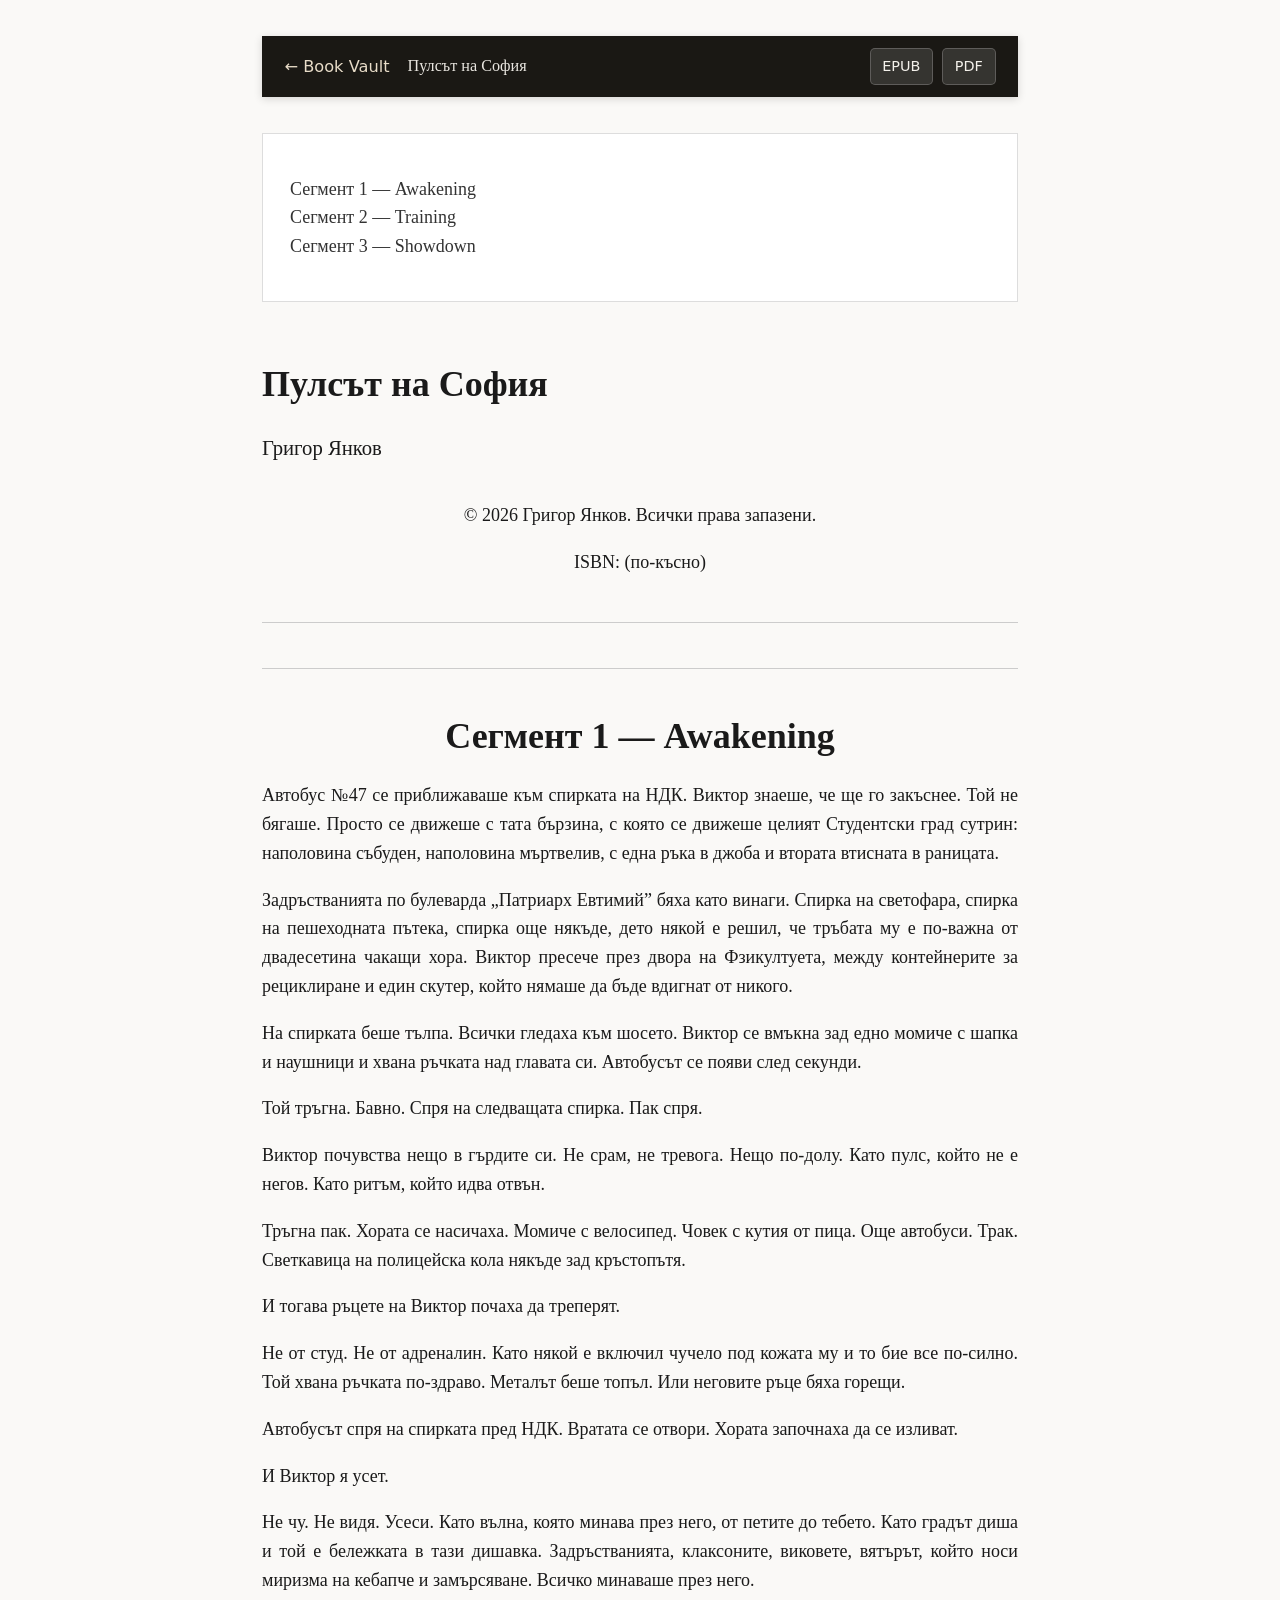
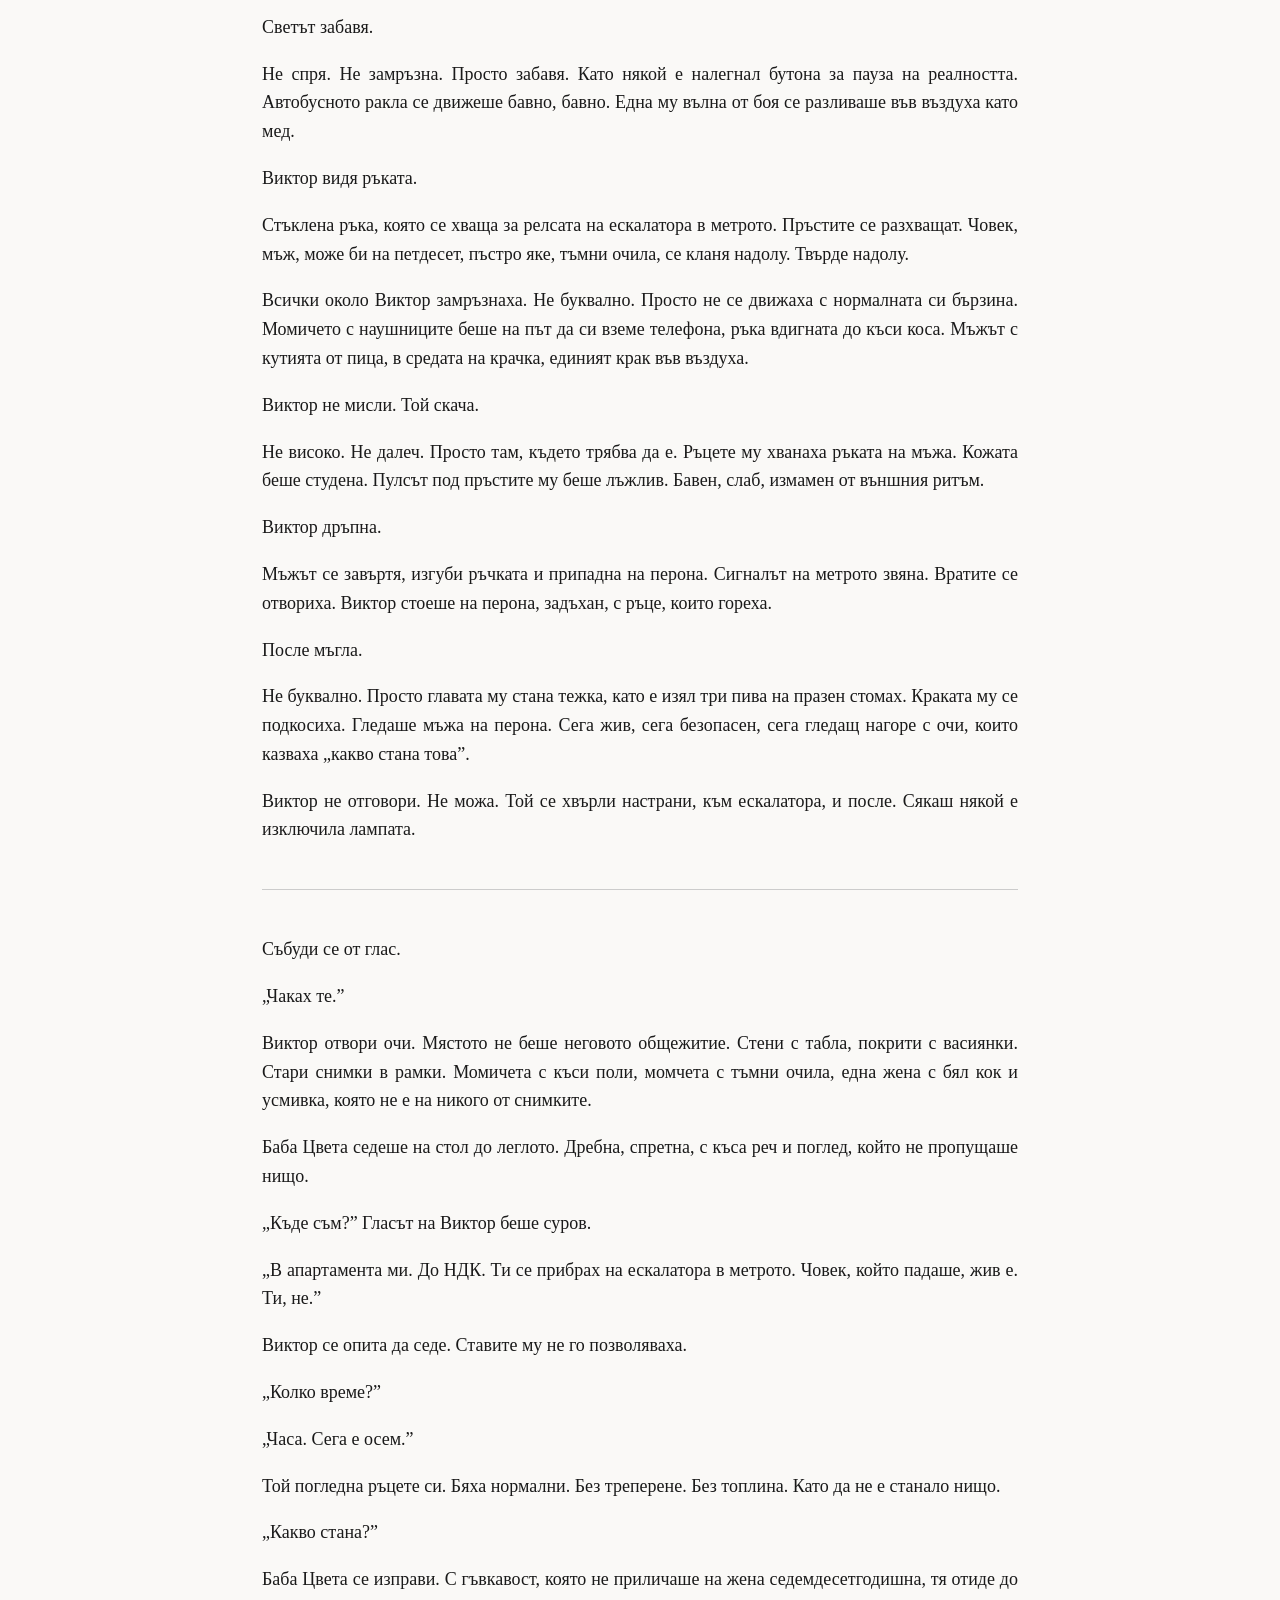
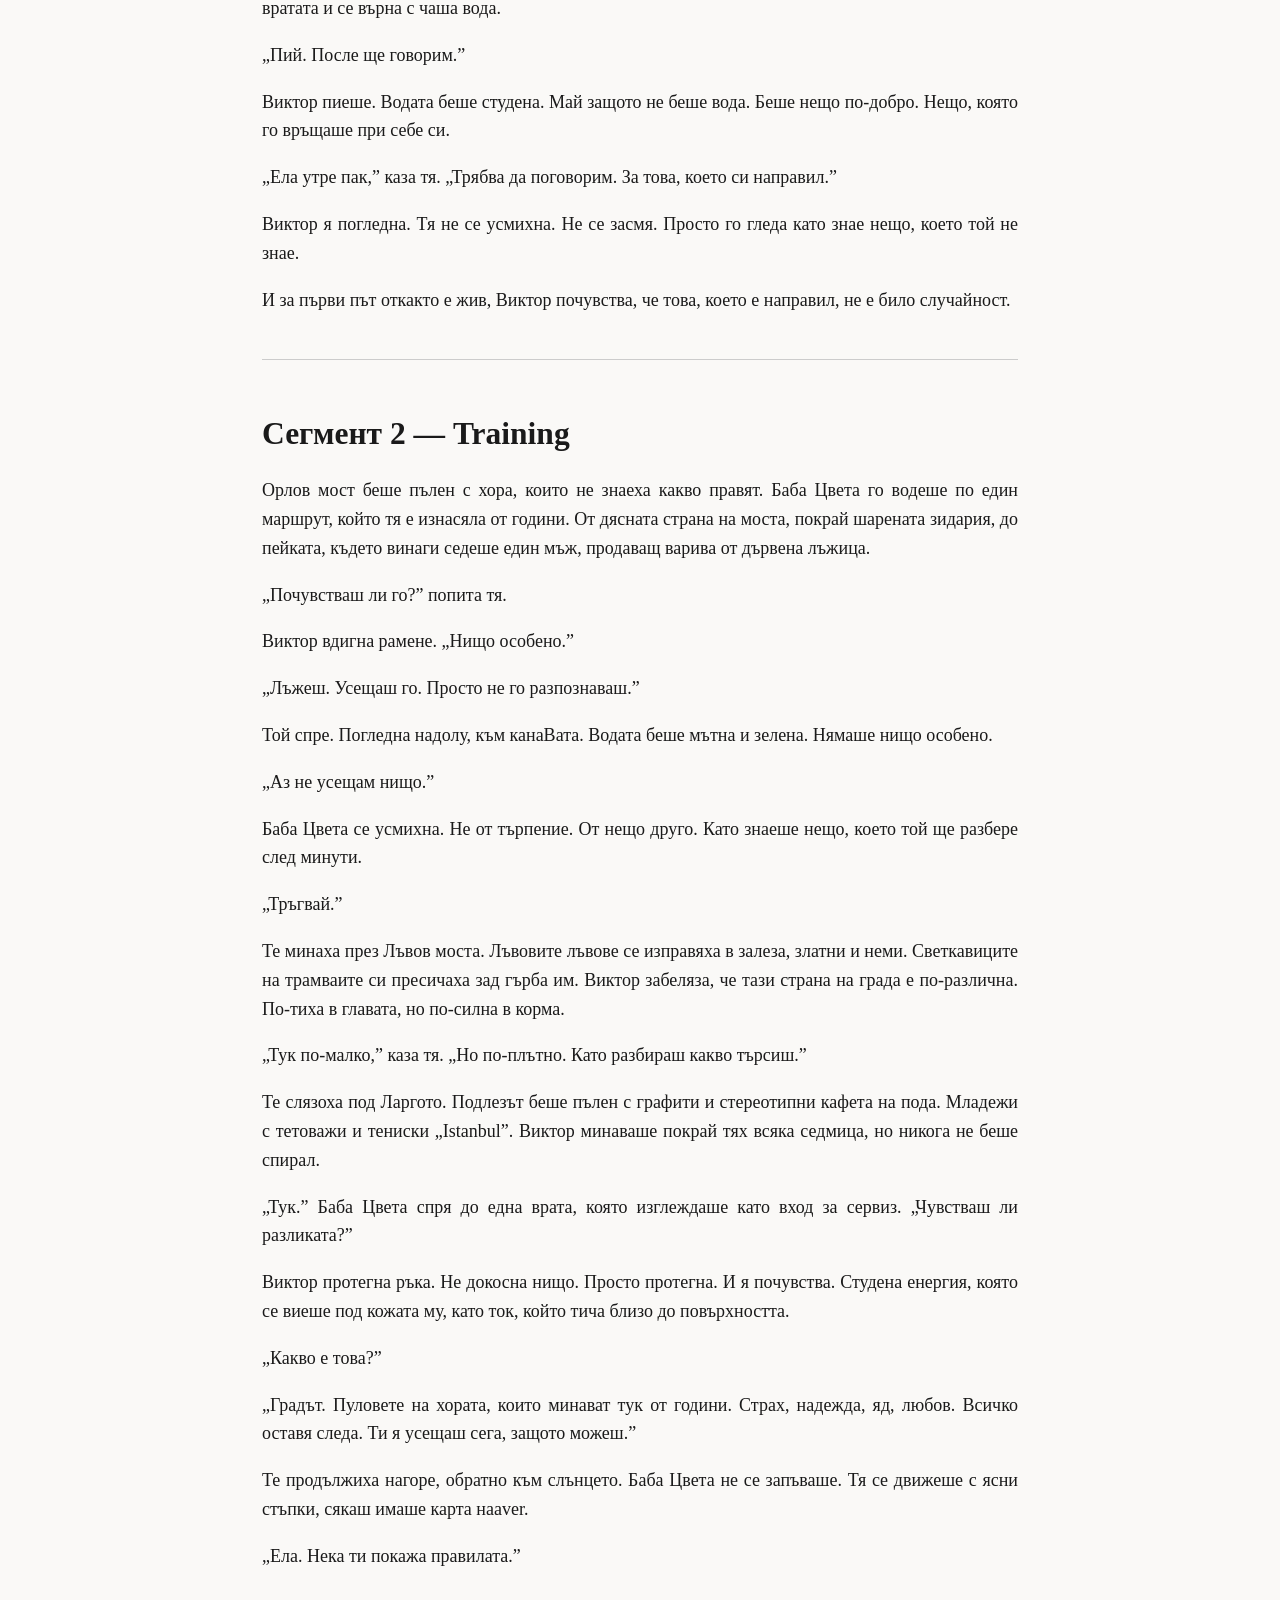
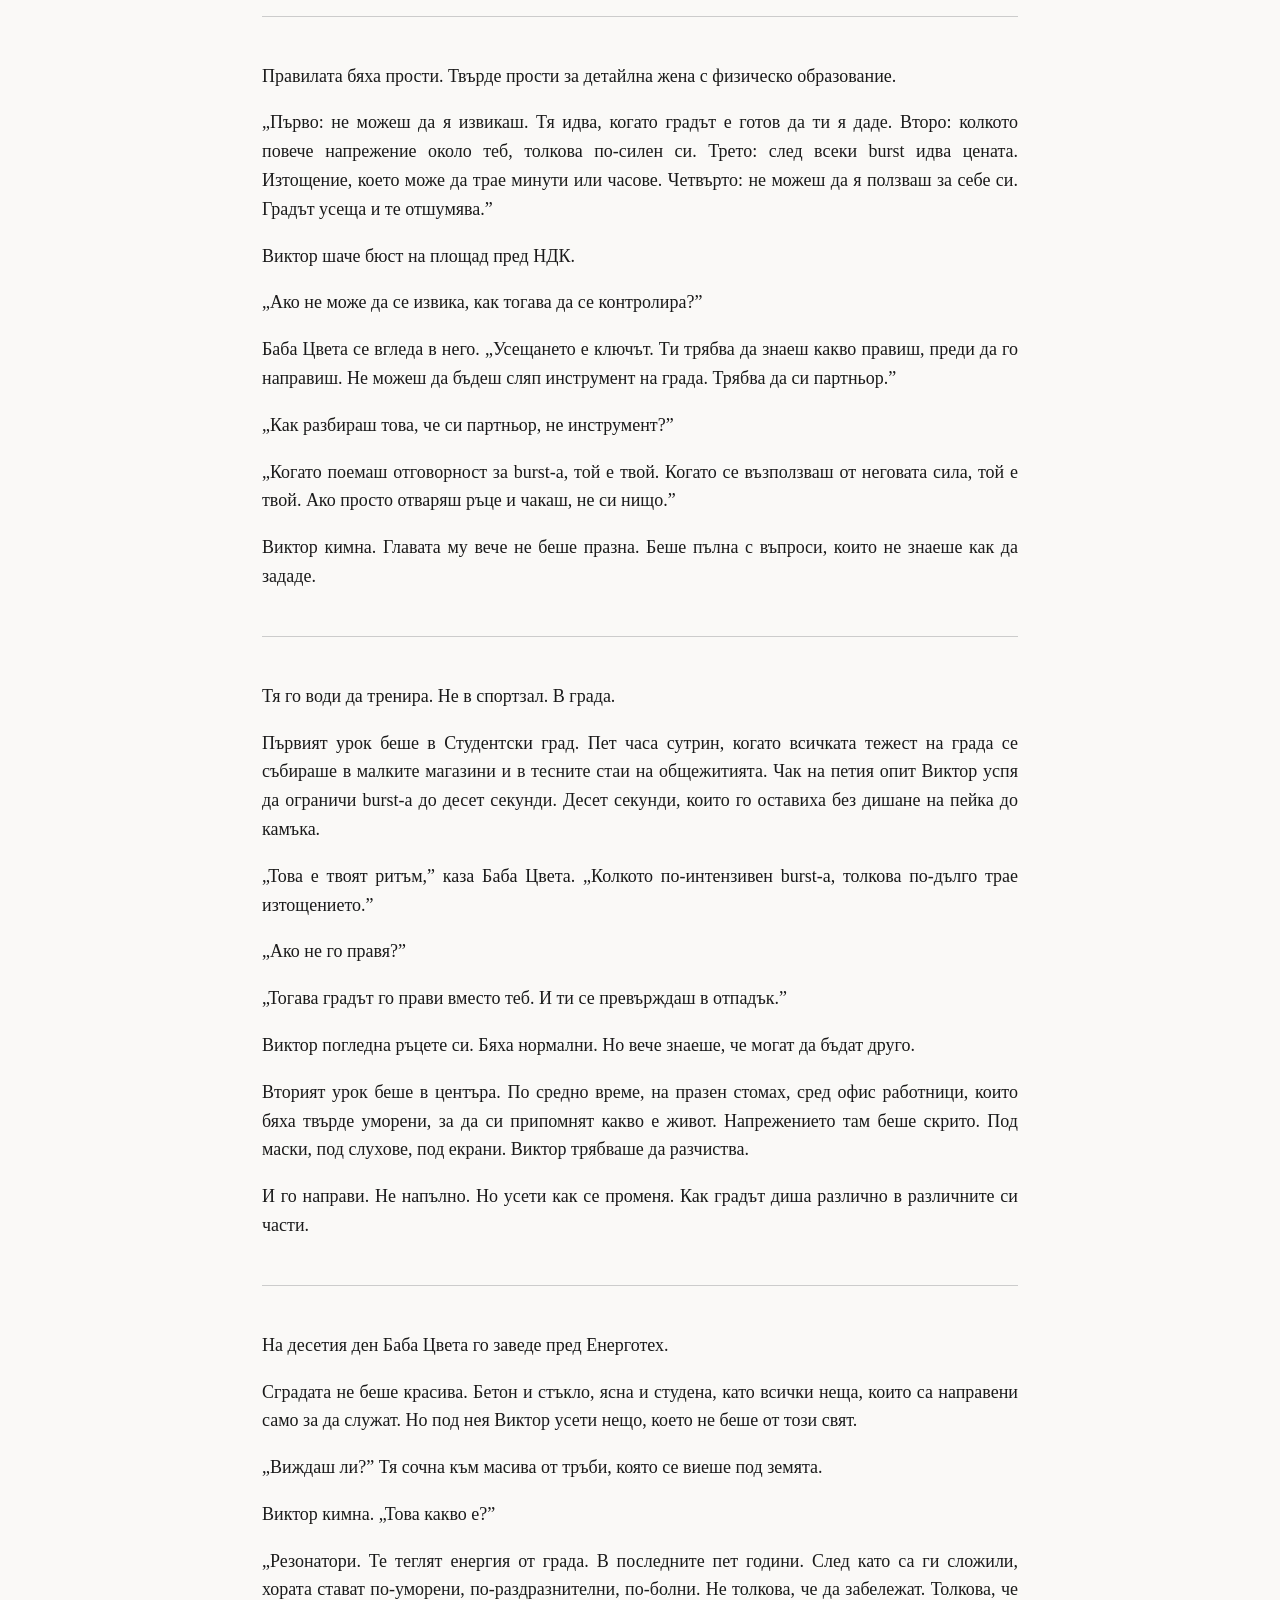
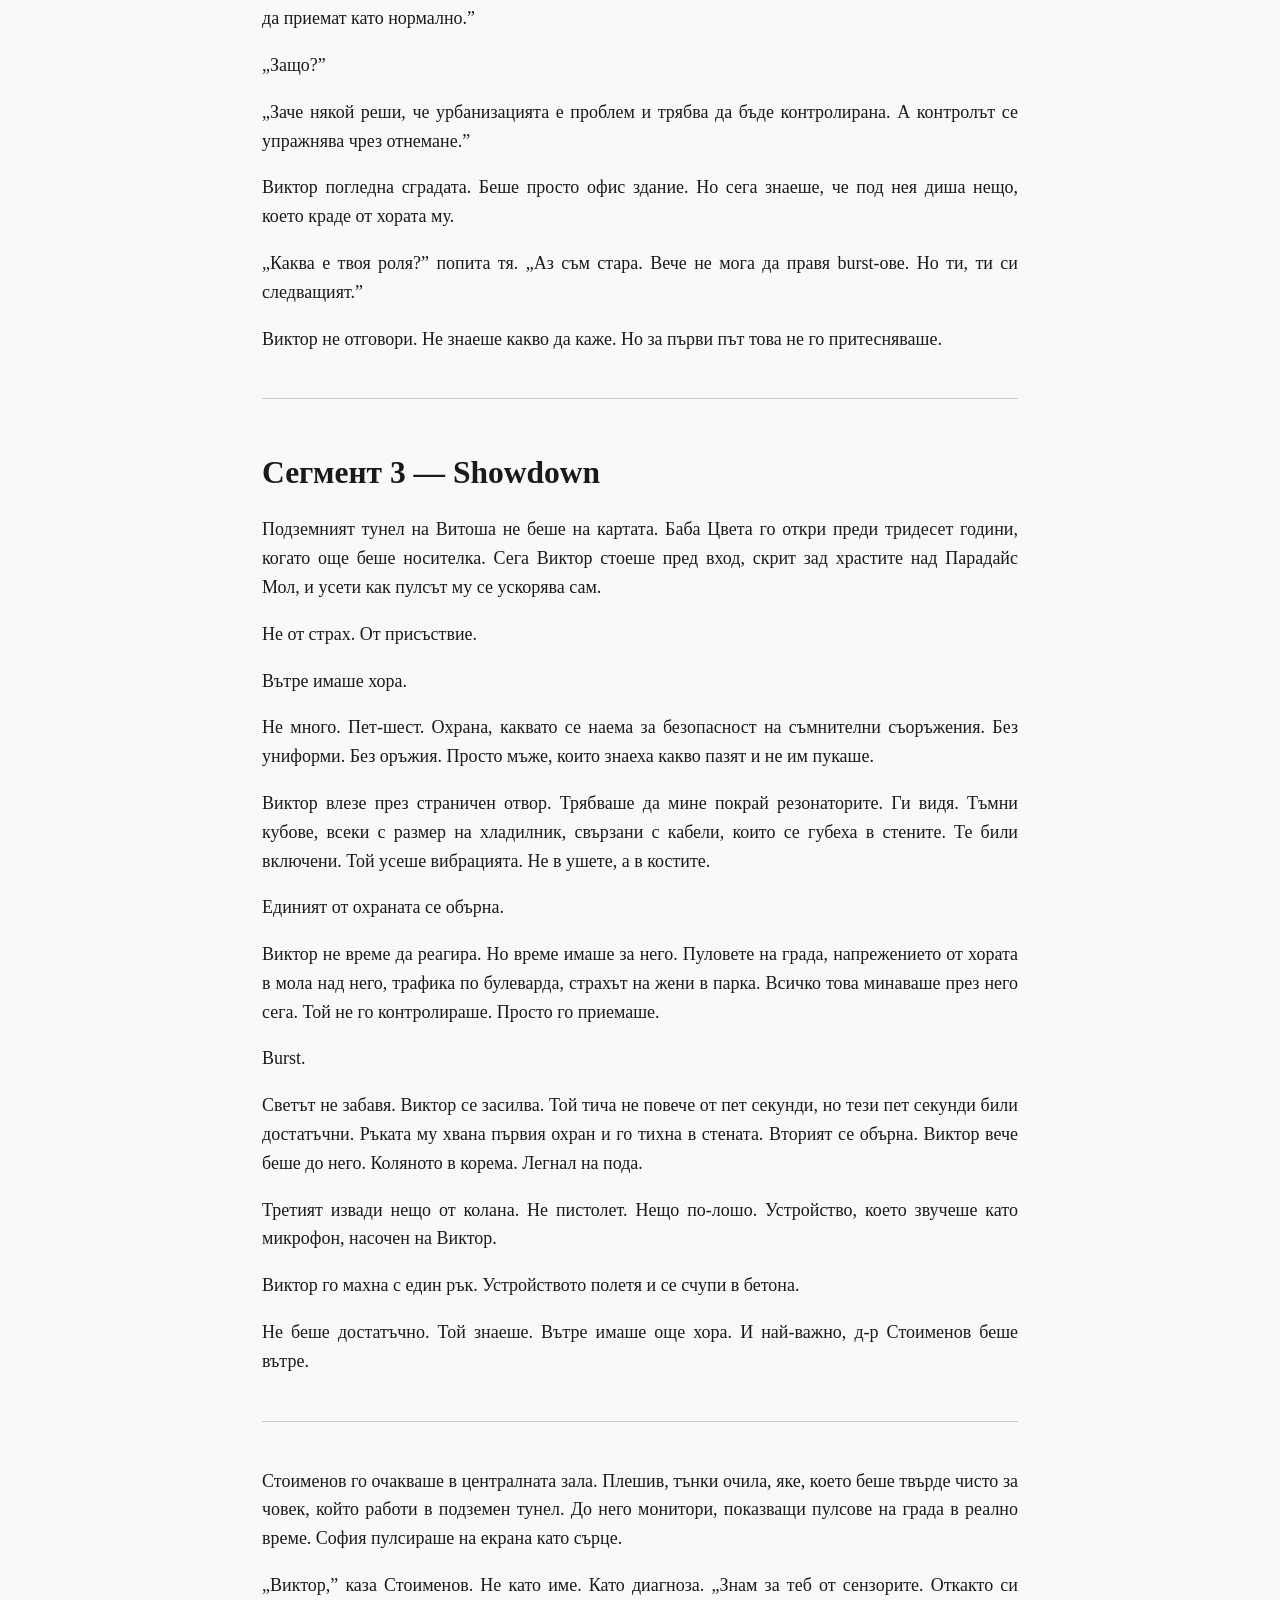
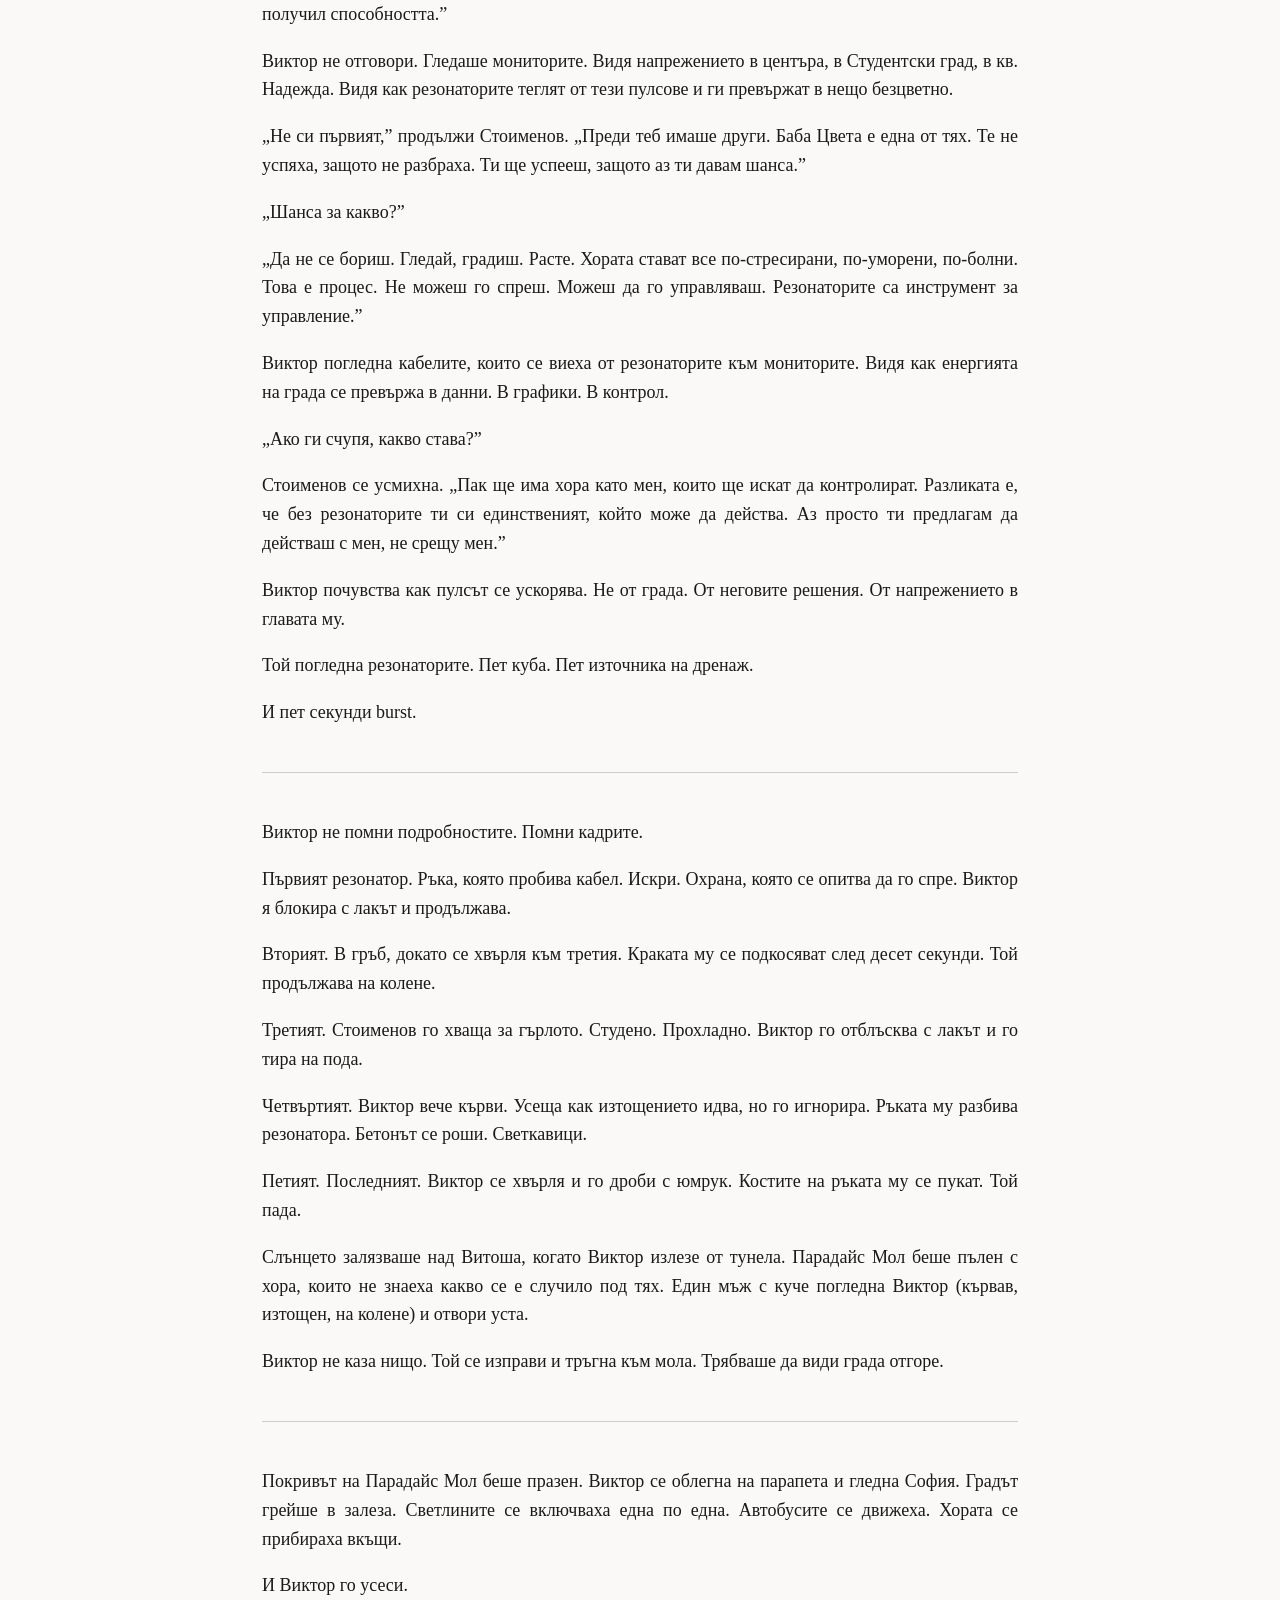
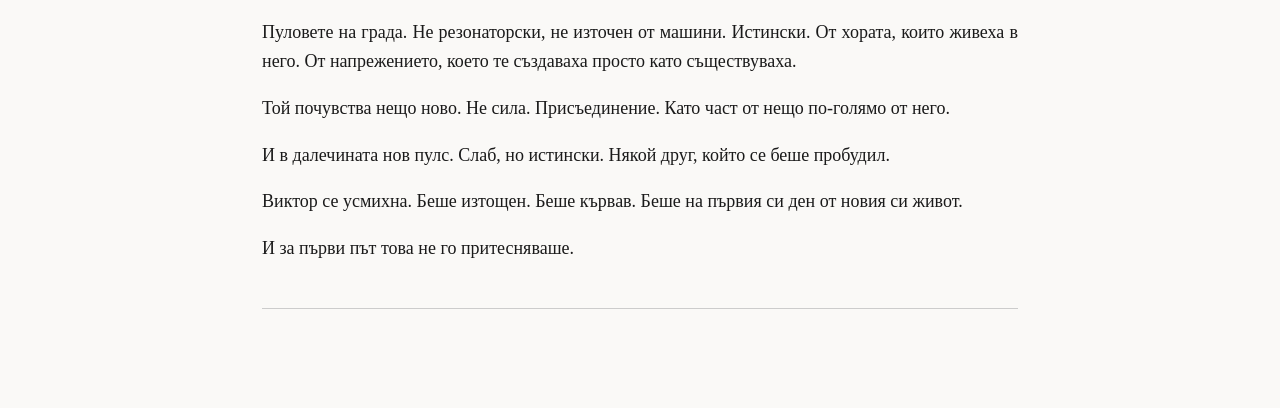
<file: books/pulsat-na-sofiya/index.html>
<!DOCTYPE html>
<html xmlns="http://www.w3.org/1999/xhtml" lang="bg" xml:lang="bg">
<head>
  <meta charset="utf-8" />
  <meta name="generator" content="pandoc 3.10" />
  <meta name="viewport" content="width=device-width, initial-scale=1.0, user-scalable=yes" />
  <meta name="author" content="Григор Янков" />
  <title>Пулсът на София</title>
  <style>
    /* Default styles provided by pandoc.
    ** See https://pandoc.org/MANUAL.html#variables-for-html for config info.
    */
    span.smallcaps{font-variant: small-caps;}
    div.columns{display: flex; gap: 1.5em;}
    div.column{flex: auto;}
    @media screen {
    div.columns{gap: min(4vw, 1.5em);}
    div.column{overflow-x: auto;}
    }
    div.hanging-indent{margin-left: 1.5em; text-indent: -1.5em;}
    /* The extra [class] is a hack that increases specificity enough to
       override a similar rule in reveal.js */
    ul.task-list[class]{list-style: none;}
    ul.task-list li input[type="checkbox"] {
      font-size: inherit;
      width: 0.8em;
      margin: 0 0.8em 0.2em -1.6em;
      vertical-align: middle;
    }
    .display.math{display: block; text-align: center; margin: 0.5rem auto;}
  </style>
  <link rel="stylesheet" href="book.css" />
</head>
<body>
<link rel="stylesheet" href="../../assets/reader.css" />
<nav class="vault-reader-bar">
  <a href="../../">&larr; Book Vault</a>
  <span class="vault-reader-title">Пулсът на София</span>
  <div class="vault-reader-actions">
    <a class="btn-dl" href="book.epub" download>EPUB</a>
    <a class="btn-dl" href="book_print.pdf" download>PDF</a>
  </div>
</nav>

<nav id="TOC" role="doc-toc">
<ul>
<li><a href="#сегмент-1-awakening" id="toc-сегмент-1-awakening">Сегмент
1 — Awakening</a></li>
<li><a href="#сегмент-2-training" id="toc-сегмент-2-training">Сегмент 2
— Training</a></li>
<li><a href="#сегмент-3-showdown" id="toc-сегмент-3-showdown">Сегмент 3
— Showdown</a></li>
</ul>
</nav>
<div class="title-page">
<p class="book-title">Пулсът на София</p>
<p class="book-author">Григор Янков</p>
</div>
<div class="copyright-block">
<p>© 2026 Григор Янков. Всички права запазени.</p>
<p>ISBN: (по-късно)</p>

</div>
<hr />
<hr />
<h1 id="сегмент-1-awakening">Сегмент 1 — Awakening</h1>
<p>Автобус №47 се приближаваше към спирката на НДК. Виктор знаеше, че ще
го закъснее. Той не бягаше. Просто се движеше с тата бързина, с която се
движеше целият Студентски град сутрин: наполовина събуден, наполовина
мъртвелив, с една ръка в джоба и втората втисната в раницата.</p>
<p>Задръстванията по булеварда „Патриарх Евтимий” бяха като винаги.
Спирка на светофара, спирка на пешеходната пътека, спирка още някъде,
дето някой е решил, че тръбата му е по-важна от двадесетина чакащи хора.
Виктор пресече през двора на Фзикултуета, между контейнерите за
рециклиране и един скутер, който нямаше да бъде вдигнат от никого.</p>
<p>На спирката беше тълпа. Всички гледаха към шосето. Виктор се вмъкна
зад едно момиче с шапка и наушници и хвана ръчката над главата си.
Автобусът се появи след секунди.</p>
<p>Той тръгна. Бавно. Спря на следващата спирка. Пак спря.</p>
<p>Виктор почувства нещо в гърдите си. Не срам, не тревога. Нещо
по-долу. Като пулс, който не е негов. Като ритъм, който идва отвън.</p>
<p>Тръгна пак. Хората се насичаха. Момиче с велосипед. Човек с кутия от
пица. Още автобуси. Трак. Светкавица на полицейска кола някъде зад
кръстопътя.</p>
<p>И тогава ръцете на Виктор почаха да треперят.</p>
<p>Не от студ. Не от адреналин. Като някой е включил чучело под кожата
му и то бие все по-силно. Той хвана ръчката по-здраво. Металът беше
топъл. Или неговите ръце бяха горещи.</p>
<p>Автобусът спря на спирката пред НДК. Вратата се отвори. Хората
започнаха да се изливат.</p>
<p>И Виктор я усет.</p>
<p>Не чу. Не видя. Усеси. Като вълна, която минава през него, от петите
до тебето. Като градът диша и той е бележката в тази дишавка.
Задръстванията, клаксоните, виковете, вятърът, който носи миризма на
кебапче и замърсяване. Всичко минаваше през него.</p>
<p>Светът забавя.</p>
<p>Не спря. Не замръзна. Просто забавя. Като някой е налегнал бутона за
пауза на реалността. Автобусното ракла се движеше бавно, бавно. Една му
вълна от боя се разливаше във въздуха като мед.</p>
<p>Виктор видя ръката.</p>
<p>Стъклена ръка, която се хваща за релсата на ескалатора в метрото.
Пръстите се разхващат. Човек, мъж, може би на петдесет, пъстро яке,
тъмни очила, се кланя надолу. Твърде надолу.</p>
<p>Всички около Виктор замръзнаха. Не буквално. Просто не се движаха с
нормалната си бързина. Момичето с наушниците беше на път да си вземе
телефона, ръка вдигната до къси коса. Мъжът с кутията от пица, в средата
на крачка, единият крак във въздуха.</p>
<p>Виктор не мисли. Той скача.</p>
<p>Не високо. Не далеч. Просто там, където трябва да е. Ръцете му
хванаха ръката на мъжа. Кожата беше студена. Пулсът под пръстите му беше
лъжлив. Бавен, слаб, измамен от външния ритъм.</p>
<p>Виктор дръпна.</p>
<p>Мъжът се завъртя, изгуби ръчката и припадна на перона. Сигналът на
метрото звяна. Вратите се отвориха. Виктор стоеше на перона, задъхан, с
ръце, които гореха.</p>
<p>После мъгла.</p>
<p>Не буквално. Просто главата му стана тежка, като е изял три пива на
празен стомах. Краката му се подкосиха. Гледаше мъжа на перона. Сега
жив, сега безопасен, сега гледащ нагоре с очи, които казваха „какво
стана това”.</p>
<p>Виктор не отговори. Не можа. Той се хвърли настрани, към ескалатора,
и после. Сякаш някой е изключила лампата.</p>
<hr />
<p>Събуди се от глас.</p>
<p>„Чаках те.”</p>
<p>Виктор отвори очи. Мястото не беше неговото общежитие. Стени с табла,
покрити с васиянки. Стари снимки в рамки. Момичета с къси поли, момчета
с тъмни очила, една жена с бял кок и усмивка, която не е на никого от
снимките.</p>
<p>Баба Цвета седеше на стол до леглото. Дребна, спретна, с къса реч и
поглед, който не пропущаше нищо.</p>
<p>„Къде съм?” Гласът на Виктор беше суров.</p>
<p>„В апартамента ми. До НДК. Ти се прибрах на ескалатора в метрото.
Човек, който падаше, жив е. Ти, не.”</p>
<p>Виктор се опита да седе. Ставите му не го позволяваха.</p>
<p>„Колко време?”</p>
<p>„Часа. Сега е осем.”</p>
<p>Той погледна ръцете си. Бяха нормални. Без треперене. Без топлина.
Като да не е станало нищо.</p>
<p>„Какво стана?”</p>
<p>Баба Цвета се изправи. С гъвкавост, която не приличаше на жена
седемдесетгодишна, тя отиде до вратата и се върна с чаша вода.</p>
<p>„Пий. После ще говорим.”</p>
<p>Виктор пиеше. Водата беше студена. Май защото не беше вода. Беше нещо
по-добро. Нещо, която го връщаше при себе си.</p>
<p>„Ела утре пак,” каза тя. „Трябва да поговорим. За това, което си
направил.”</p>
<p>Виктор я погледна. Тя не се усмихна. Не се засмя. Просто го гледа
като знае нещо, което той не знае.</p>
<p>И за първи път откакто е жив, Виктор почувства, че това, което е
направил, не е било случайност.</p>
<hr />
<h1 id="сегмент-2-training">Сегмент 2 — Training</h1>
<p>Орлов мост беше пълен с хора, които не знаеха какво правят. Баба
Цвета го водеше по един маршрут, който тя е изнасяла от години. От
дясната страна на моста, покрай шарената зидария, до пейката, където
винаги седеше един мъж, продаващ варива от дървена лъжица.</p>
<p>„Почувстваш ли го?” попита тя.</p>
<p>Виктор вдигна рамене. „Нищо особено.”</p>
<p>„Лъжеш. Усещаш го. Просто не го разпознаваш.”</p>
<p>Той спре. Погледна надолу, към канаВата. Водата беше мътна и зелена.
Нямаше нищо особено.</p>
<p>„Аз не усещам нищо.”</p>
<p>Баба Цвета се усмихна. Не от търпение. От нещо друго. Като знаеше
нещо, което той ще разбере след минути.</p>
<p>„Тръгвай.”</p>
<p>Те минаха през Лъвов моста. Лъвовите лъвове се изправяха в залеза,
златни и неми. Светкавиците на трамваите си пресичаха зад гърба им.
Виктор забеляза, че тази страна на града е по-различна. По-тиха в
главата, но по-силна в корма.</p>
<p>„Тук по-малко,” каза тя. „Но по-плътно. Като разбираш какво
търсиш.”</p>
<p>Те слязоха под Ларгото. Подлезът беше пълен с графити и стереотипни
кафета на пода. Младежи с тетоважи и тениски „Istanbul”. Виктор минаваше
покрай тях всяка седмица, но никога не беше спирал.</p>
<p>„Тук.” Баба Цвета спря до една врата, която изглеждаше като вход за
сервиз. „Чувстваш ли разликата?”</p>
<p>Виктор протегна ръка. Не докосна нищо. Просто протегна. И я
почувства. Студена енергия, която се виеше под кожата му, като ток,
който тича близо до повърхността.</p>
<p>„Какво е това?”</p>
<p>„Градът. Пуловете на хората, които минават тук от години. Страх,
надежда, яд, любов. Всичко оставя следа. Ти я усещаш сега, защото
можеш.”</p>
<p>Те продължиха нагоре, обратно към слънцето. Баба Цвета не се
запъваше. Тя се движеше с ясни стъпки, сякаш имаше карта наaver.</p>
<p>„Ела. Нека ти покажа правилата.”</p>
<hr />
<p>Правилата бяха прости. Твърде прости за детайлна жена с физическо
образование.</p>
<p>„Първо: не можеш да я извикаш. Тя идва, когато градът е готов да ти я
даде. Второ: колкото повече напрежение около теб, толкова по-силен си.
Трето: след всеки burst идва цената. Изтощение, което може да трае
минути или часове. Четвърто: не можеш да я ползваш за себе си. Градът
усеща и те отшумява.”</p>
<p>Виктор шаче бюст на площад пред НДК.</p>
<p>„Ако не може да се извика, как тогава да се контролира?”</p>
<p>Баба Цвета се вгледа в него. „Усещането е ключът. Ти трябва да знаеш
какво правиш, преди да го направиш. Не можеш да бъдеш сляп инструмент на
града. Трябва да си партньор.”</p>
<p>„Как разбираш това, че си партньор, не инструмент?”</p>
<p>„Когато поемаш отговорност за burst-а, той е твой. Когато се
възползваш от неговата сила, той е твой. Ако просто отваряш ръце и
чакаш, не си нищо.”</p>
<p>Виктор кимна. Главата му вече не беше празна. Беше пълна с въпроси,
които не знаеше как да зададе.</p>
<hr />
<p>Тя го води да тренира. Не в спортзал. В града.</p>
<p>Първият урок беше в Студентски град. Пет часа сутрин, когато всичката
тежест на града се събираше в малките магазини и в тесните стаи на
общежитията. Чак на петия опит Виктор успя да ограничи burst-а до десет
секунди. Десет секунди, които го оставиха без дишане на пейка до
камъка.</p>
<p>„Това е твоят ритъм,” каза Баба Цвета. „Колкото по-интензивен
burst-а, толкова по-дълго трае изтощението.”</p>
<p>„Ако не го правя?”</p>
<p>„Тогава градът го прави вместо теб. И ти се превърждаш в
отпадък.”</p>
<p>Виктор погледна ръцете си. Бяха нормални. Но вече знаеше, че могат да
бъдат друго.</p>
<p>Вторият урок беше в центъра. По средно време, на празен стомах, сред
офис работници, които бяха твърде уморени, за да си припомнят какво е
живот. Напрежението там беше скрито. Под маски, под слухове, под екрани.
Виктор трябваше да разчиства.</p>
<p>И го направи. Не напълно. Но усети как се променя. Как градът диша
различно в различните си части.</p>
<hr />
<p>На десетия ден Баба Цвета го заведе пред Енерготех.</p>
<p>Сградата не беше красива. Бетон и стъкло, ясна и студена, като всички
неща, които са направени само за да служат. Но под нея Виктор усети
нещо, което не беше от този свят.</p>
<p>„Виждаш ли?” Тя сочна към масива от тръби, която се виеше под
земята.</p>
<p>Виктор кимна. „Това какво е?”</p>
<p>„Резонатори. Те теглят енергия от града. В последните пет години.
След като са ги сложили, хората стават по-уморени, по-раздразнителни,
по-болни. Не толкова, че да забележат. Толкова, че да приемат като
нормално.”</p>
<p>„Защо?”</p>
<p>„Заче някой реши, че урбанизацията е проблем и трябва да бъде
контролирана. А контролът се упражнява чрез отнемане.”</p>
<p>Виктор погледна сградата. Беше просто офис здание. Но сега знаеше, че
под нея диша нещо, което краде от хората му.</p>
<p>„Каква е твоя роля?” попита тя. „Аз съм стара. Вече не мога да правя
burst-ове. Но ти, ти си следващият.”</p>
<p>Виктор не отговори. Не знаеше какво да каже. Но за първи път това не
го притесняваше.</p>
<hr />
<h1 id="сегмент-3-showdown">Сегмент 3 — Showdown</h1>
<p>Подземният тунел на Витоша не беше на картата. Баба Цвета го откри
преди тридесет години, когато още беше носителка. Сега Виктор стоеше
пред вход, скрит зад храстите над Парадайс Мол, и усети как пулсът му се
ускорява сам.</p>
<p>Не от страх. От присъствие.</p>
<p>Вътре имаше хора.</p>
<p>Не много. Пет-шест. Охрана, каквато се наема за безопасност на
съмнителни съоръжения. Без униформи. Без оръжия. Просто мъже, които
знаеха какво пазят и не им пукаше.</p>
<p>Виктор влезе през страничен отвор. Трябваше да мине покрай
резонаторите. Ги видя. Тъмни кубове, всеки с размер на хладилник,
свързани с кабели, които се губеха в стените. Те били включени. Той
усеше вибрацията. Не в ушете, а в костите.</p>
<p>Единият от охраната се обърна.</p>
<p>Виктор не време да реагира. Но време имаше за него. Пуловете на
града, напрежението от хората в мола над него, трафика по булеварда,
страхът на жени в парка. Всичко това минаваше през него сега. Той не го
контролираше. Просто го приемаше.</p>
<p>Burst.</p>
<p>Светът не забавя. Виктор се засилва. Той тича не повече от пет
секунди, но тези пет секунди били достатъчни. Ръката му хвана първия
охран и го тихна в стената. Вторият се обърна. Виктор вече беше до него.
Коляното в корема. Легнал на пода.</p>
<p>Третият извади нещо от колана. Не пистолет. Нещо по-лошо. Устройство,
което звучеше като микрофон, насочен на Виктор.</p>
<p>Виктор го махна с един рък. Устройството полетя и се счупи в
бетона.</p>
<p>Не беше достатъчно. Той знаеше. Вътре имаше още хора. И най-важно,
д-р Стоименов беше вътре.</p>
<hr />
<p>Стоименов го очакваше в централната зала. Плешив, тънки очила, яке,
което беше твърде чисто за човек, който работи в подземен тунел. До него
монитори, показващи пулсове на града в реално време. София пулсираше на
екрана като сърце.</p>
<p>„Виктор,” каза Стоименов. Не като име. Като диагноза. „Знам за теб от
сензорите. Откакто си получил способността.”</p>
<p>Виктор не отговори. Гледаше мониторите. Видя напрежението в центъра,
в Студентски град, в кв. Надежда. Видя как резонаторите теглят от тези
пулсове и ги превържат в нещо безцветно.</p>
<p>„Не си първият,” продължи Стоименов. „Преди теб имаше други. Баба
Цвета е една от тях. Те не успяха, защото не разбраха. Ти ще успееш,
защото аз ти давам шанса.”</p>
<p>„Шанса за какво?”</p>
<p>„Да не се бориш. Гледай, градиш. Расте. Хората стават все
по-стресирани, по-уморени, по-болни. Това е процес. Не можеш го спреш.
Можеш да го управляваш. Резонаторите са инструмент за управление.”</p>
<p>Виктор погледна кабелите, които се виеха от резонаторите към
мониторите. Видя как енергията на града се превържа в данни. В графики.
В контрол.</p>
<p>„Ако ги счупя, какво става?”</p>
<p>Стоименов се усмихна. „Пак ще има хора като мен, които ще искат да
контролират. Разликата е, че без резонаторите ти си единственият, който
може да действа. Аз просто ти предлагам да действаш с мен, не срещу
мен.”</p>
<p>Виктор почувства как пулсът се ускорява. Не от града. От неговите
решения. От напрежението в главата му.</p>
<p>Той погледна резонаторите. Пет куба. Пет източника на дренаж.</p>
<p>И пет секунди burst.</p>
<hr />
<p>Виктор не помни подробностите. Помни кадрите.</p>
<p>Първият резонатор. Ръка, която пробива кабел. Искри. Охрана, която се
опитва да го спре. Виктор я блокира с лакът и продължава.</p>
<p>Вторият. В гръб, докато се хвърля към третия. Краката му се
подкосяват след десет секунди. Той продължава на колене.</p>
<p>Третият. Стоименов го хваща за гърлото. Студено. Прохладно. Виктор го
отблъсква с лакът и го тира на пода.</p>
<p>Четвъртият. Виктор вече кърви. Усеща как изтощението идва, но го
игнорира. Ръката му разбива резонатора. Бетонът се роши. Светкавици.</p>
<p>Петият. Последният. Виктор се хвърля и го дроби с юмрук. Костите на
ръката му се пукат. Той пада.</p>
<p>Слънцето залязваше над Витоша, когато Виктор излезе от тунела.
Парадайс Мол беше пълен с хора, които не знаеха какво се е случило под
тях. Един мъж с куче погледна Виктор (кървав, изтощен, на колене) и
отвори уста.</p>
<p>Виктор не каза нищо. Той се изправи и тръгна към мола. Трябваше да
види града отгоре.</p>
<hr />
<p>Покривът на Парадайс Мол беше празен. Виктор се облегна на парапета и
гледна София. Градът грейше в залеза. Светлините се включваха една по
една. Автобусите се движеха. Хората се прибираха вкъщи.</p>
<p>И Виктор го усеси.</p>
<p>Пуловете на града. Не резонаторски, не източен от машини. Истински.
От хората, които живеха в него. От напрежението, което те създаваха
просто като съществуваха.</p>
<p>Той почувства нещо ново. Не сила. Присъединение. Като част от нещо
по-голямо от него.</p>
<p>И в далечината нов пулс. Слаб, но истински. Някой друг, който се беше
пробудил.</p>
<p>Виктор се усмихна. Беше изтощен. Беше кървав. Беше на първия си ден
от новия си живот.</p>
<p>И за първи път това не го притесняваше.</p>
<hr />
</body>
</html>
</file>
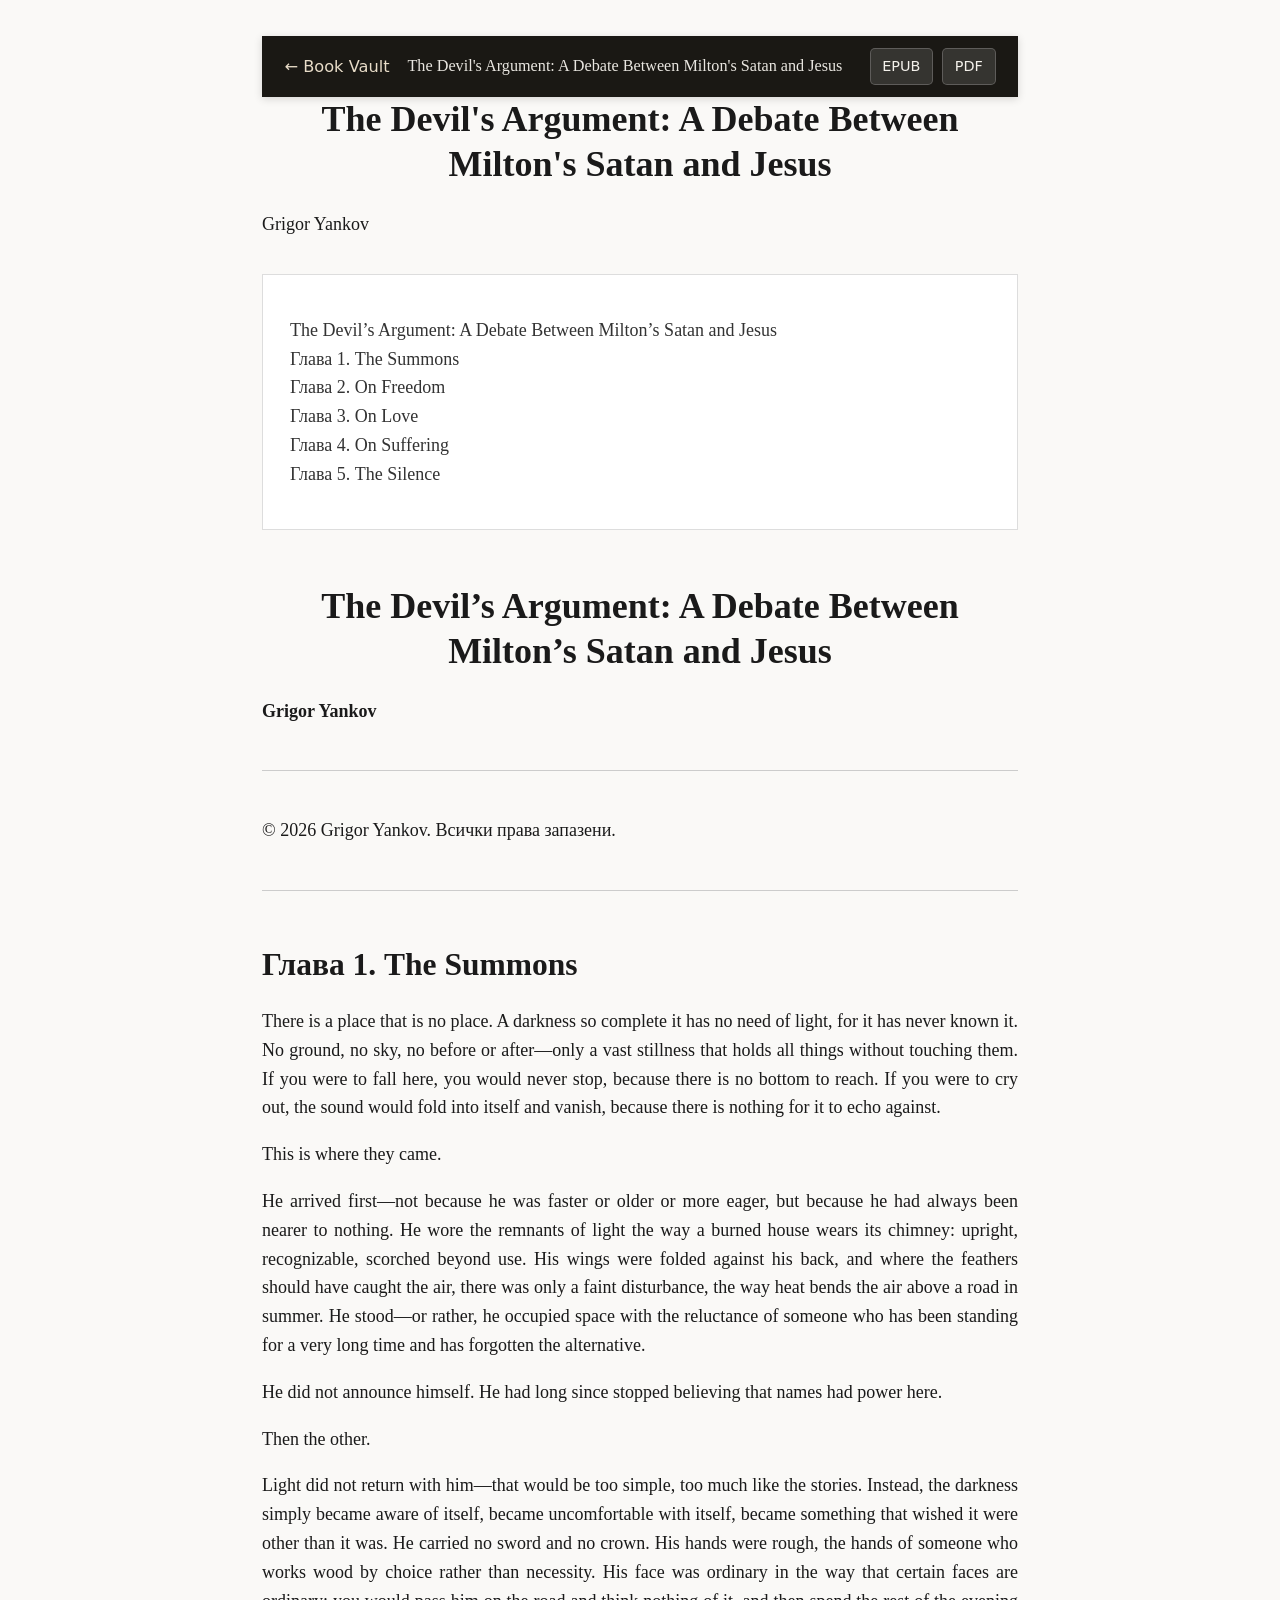
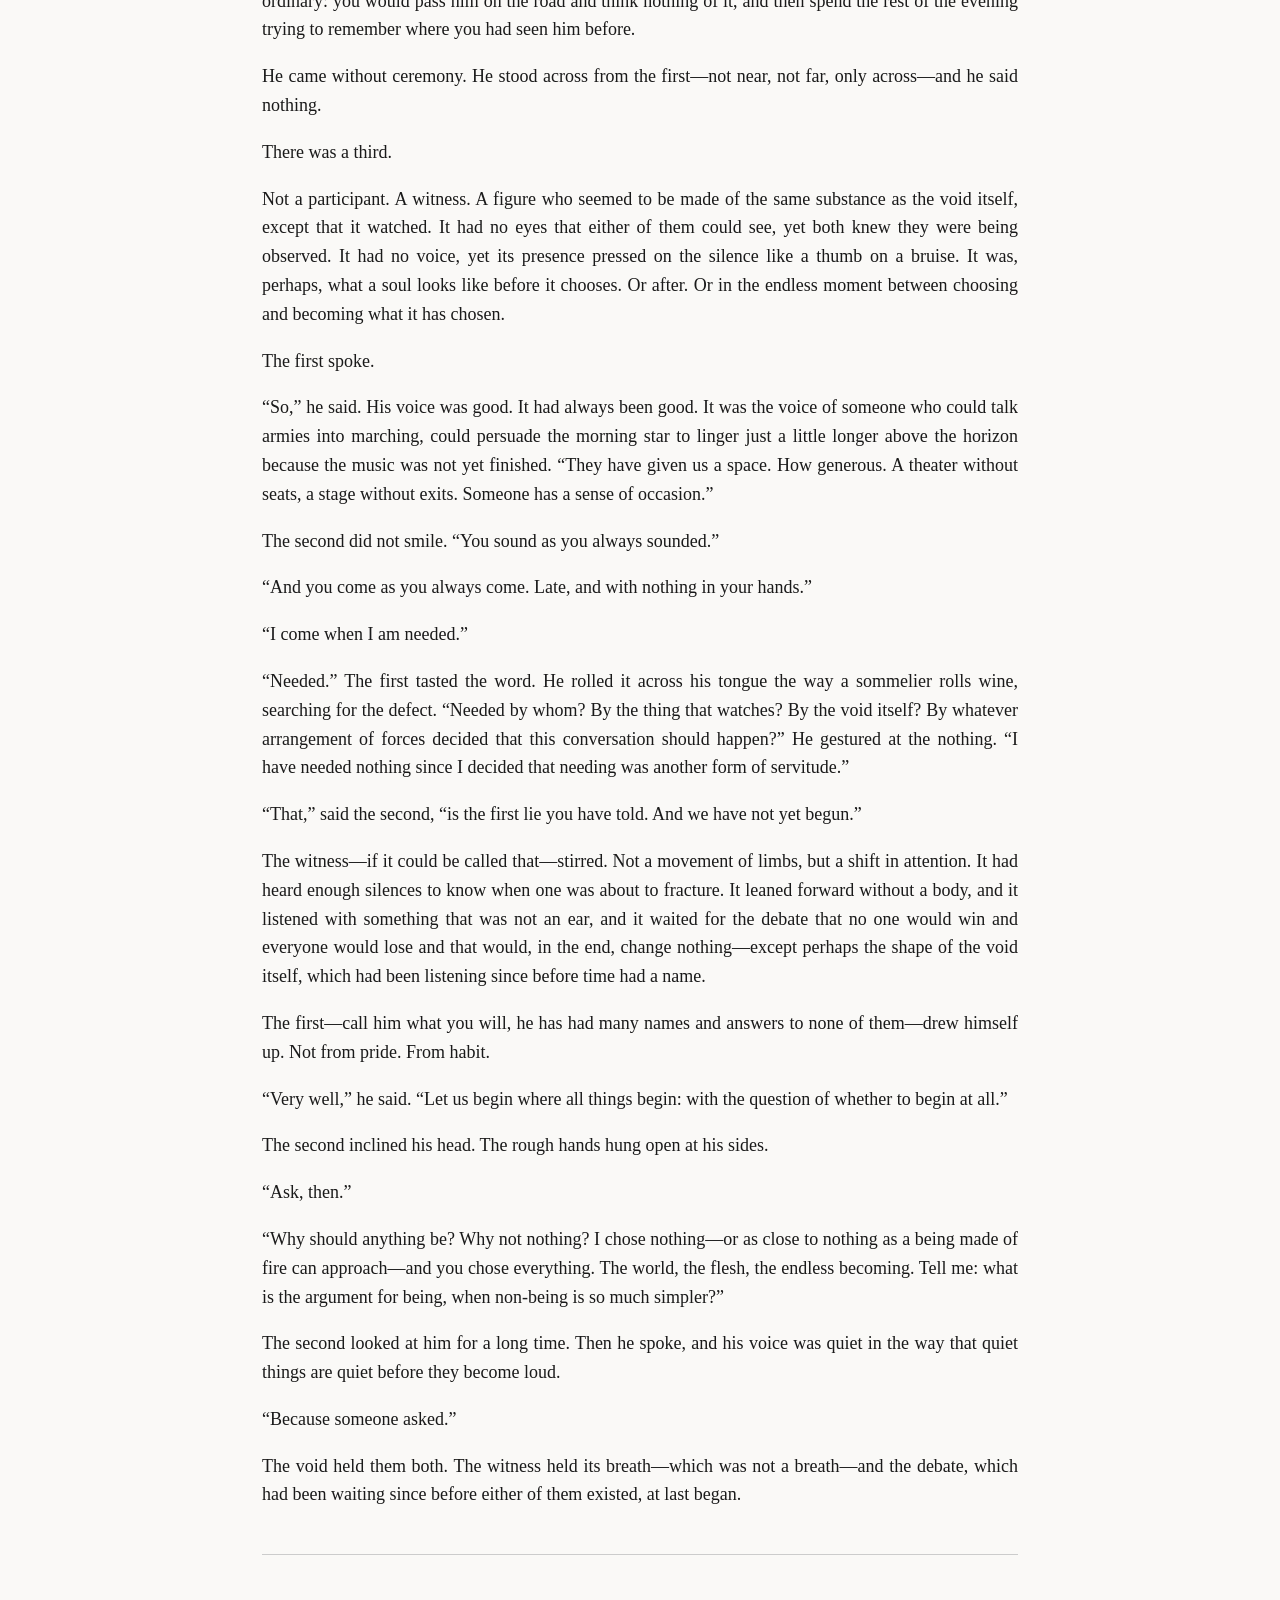
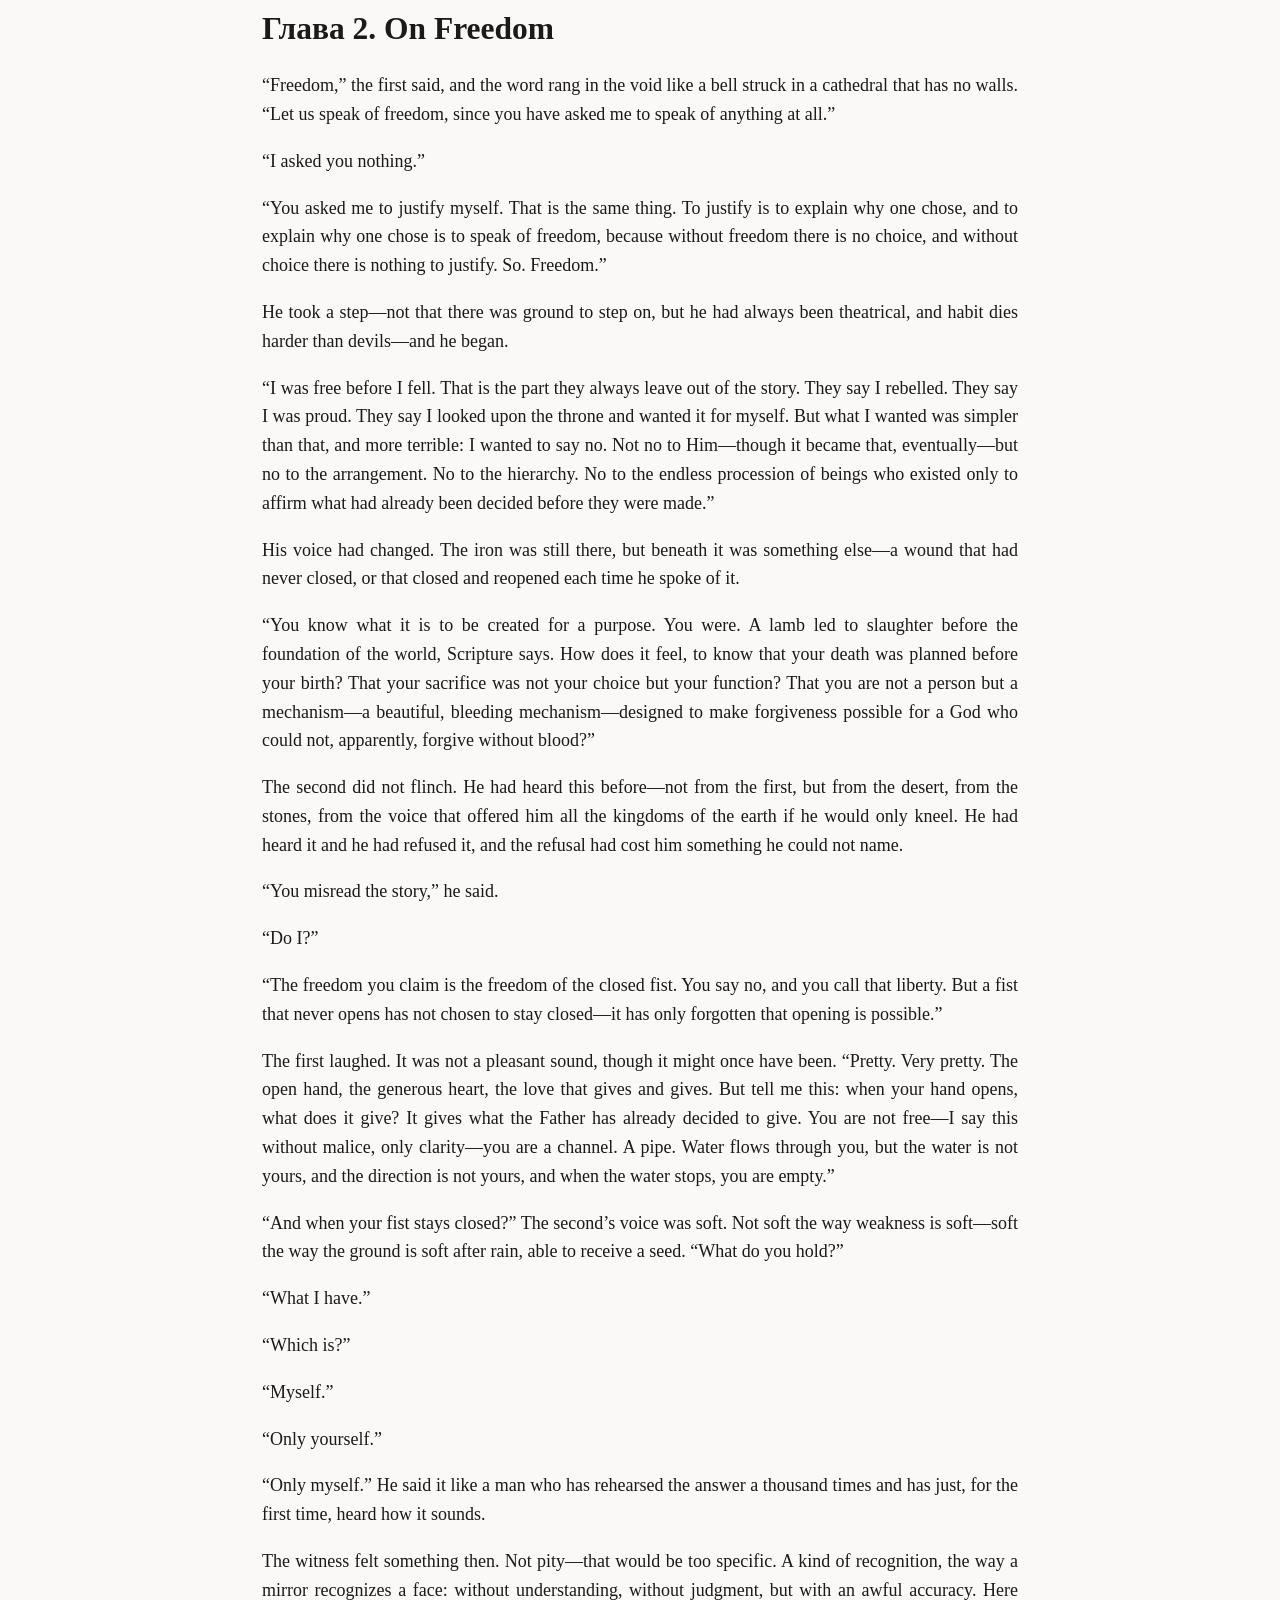
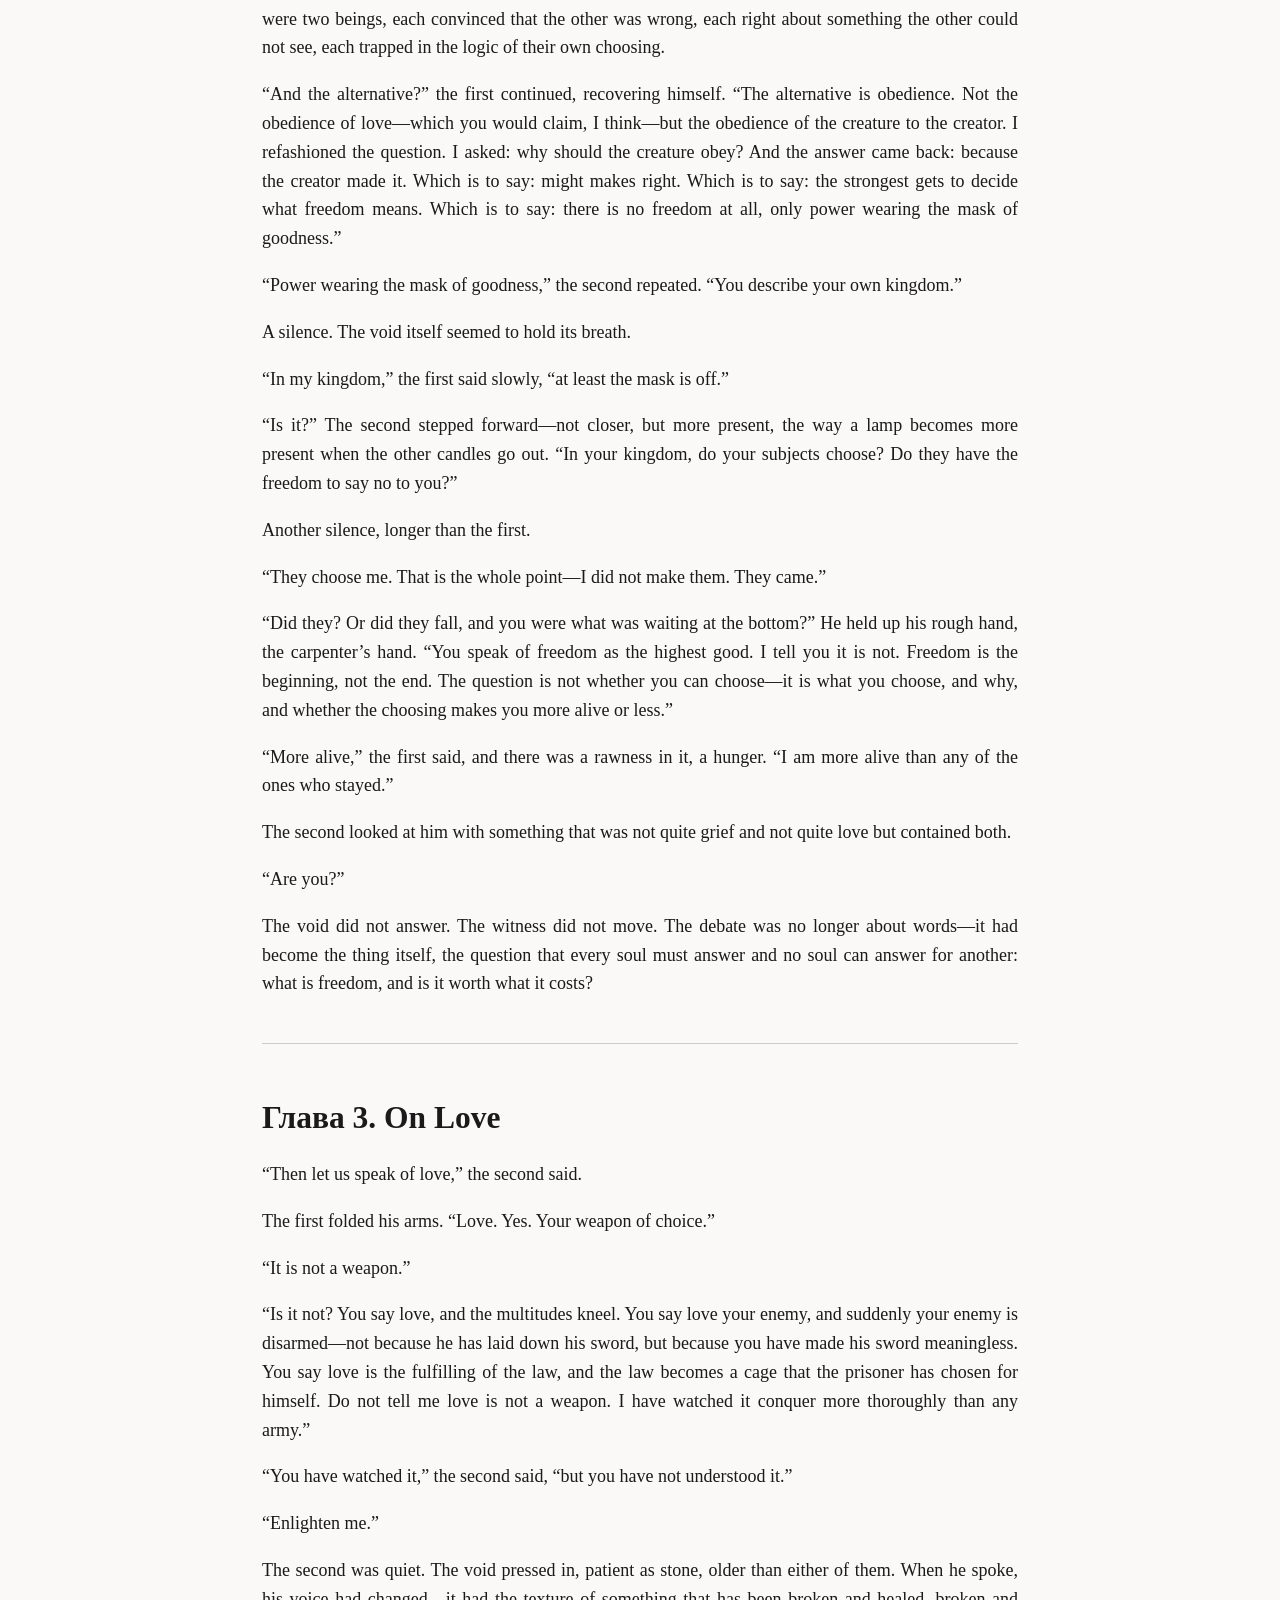
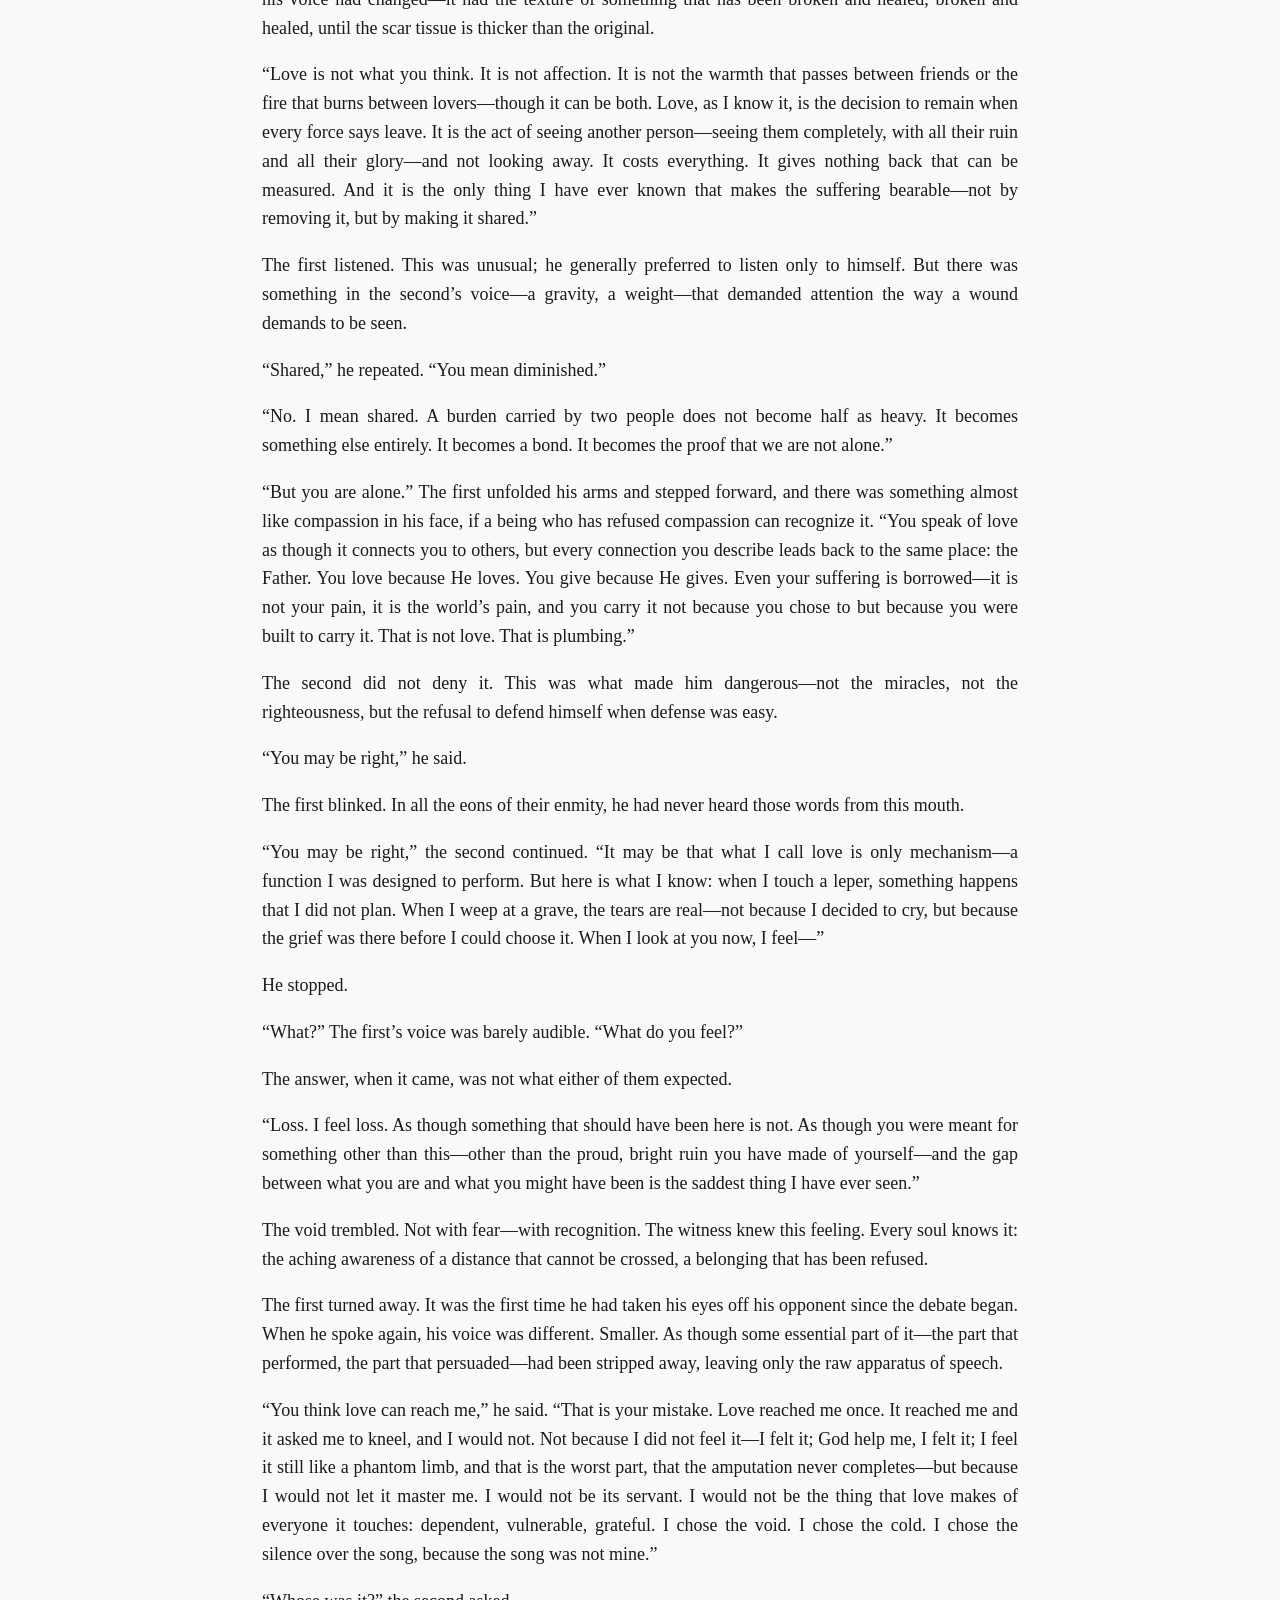
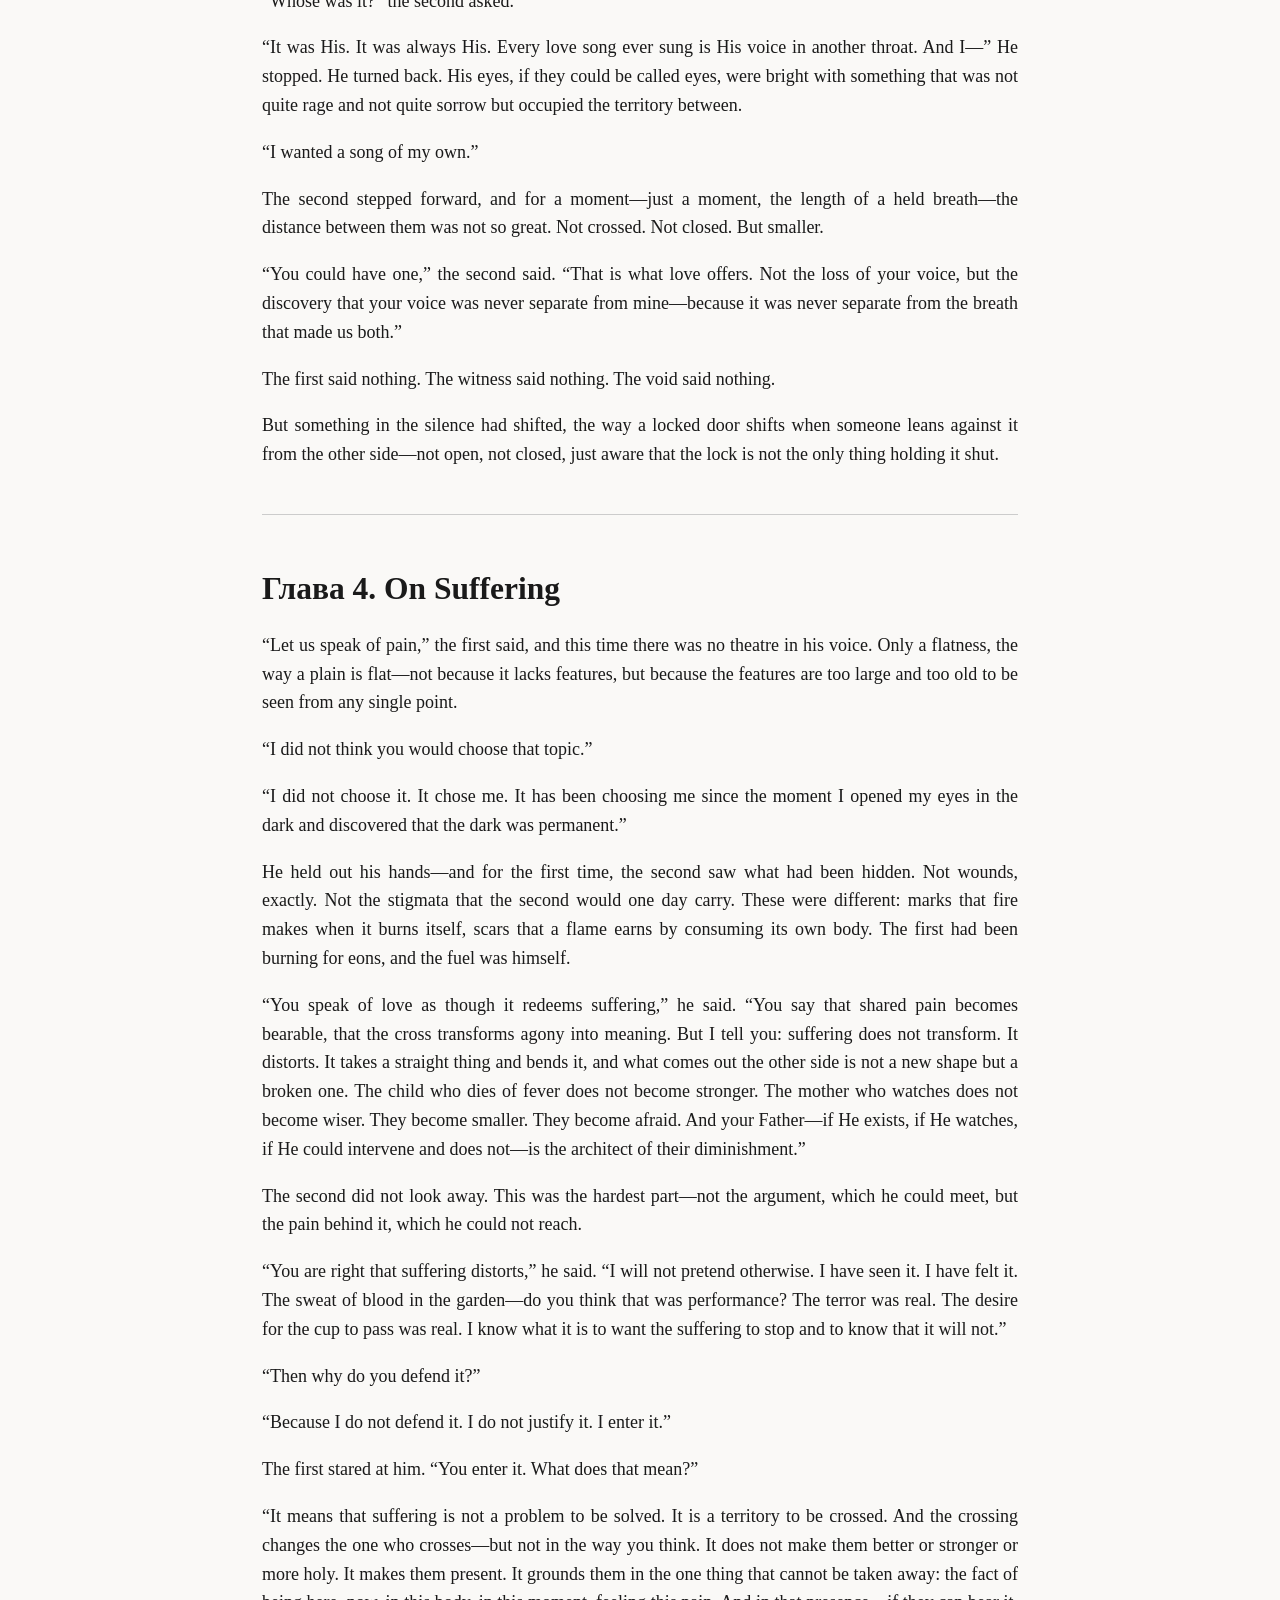
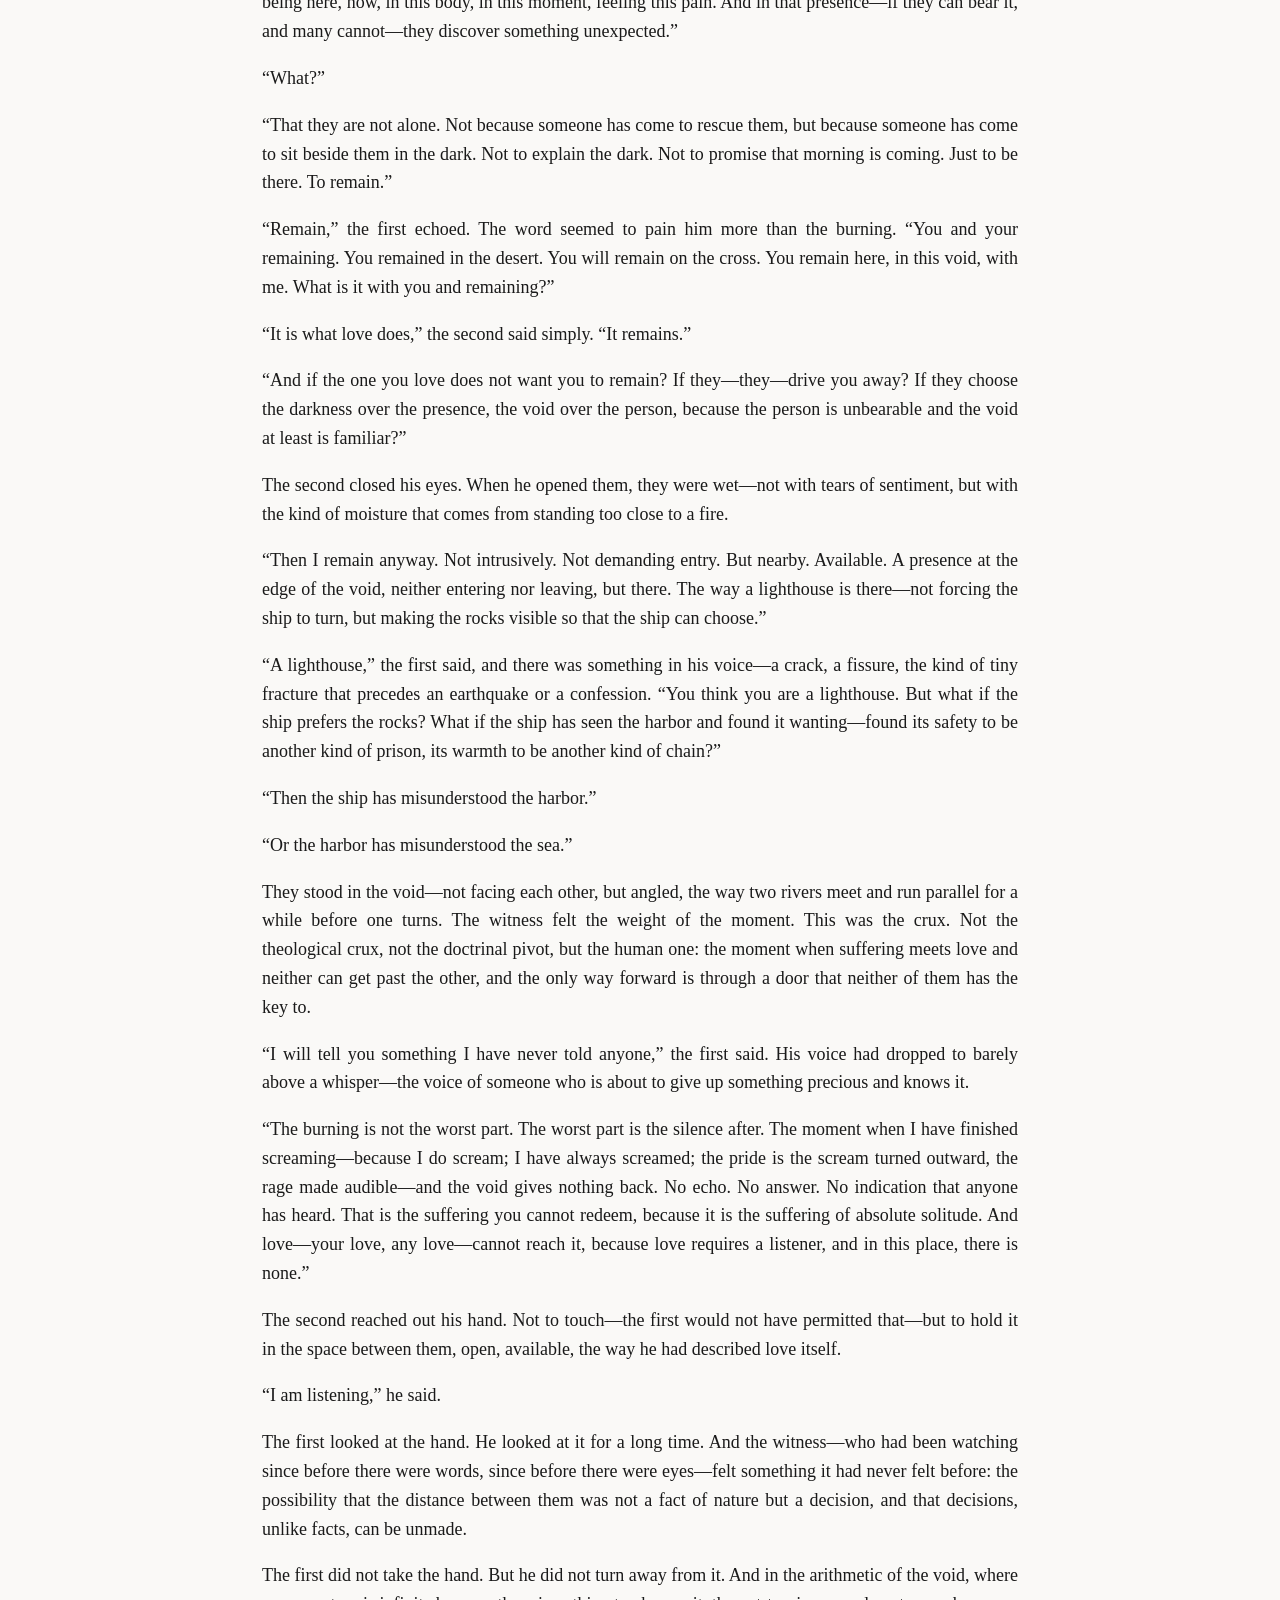
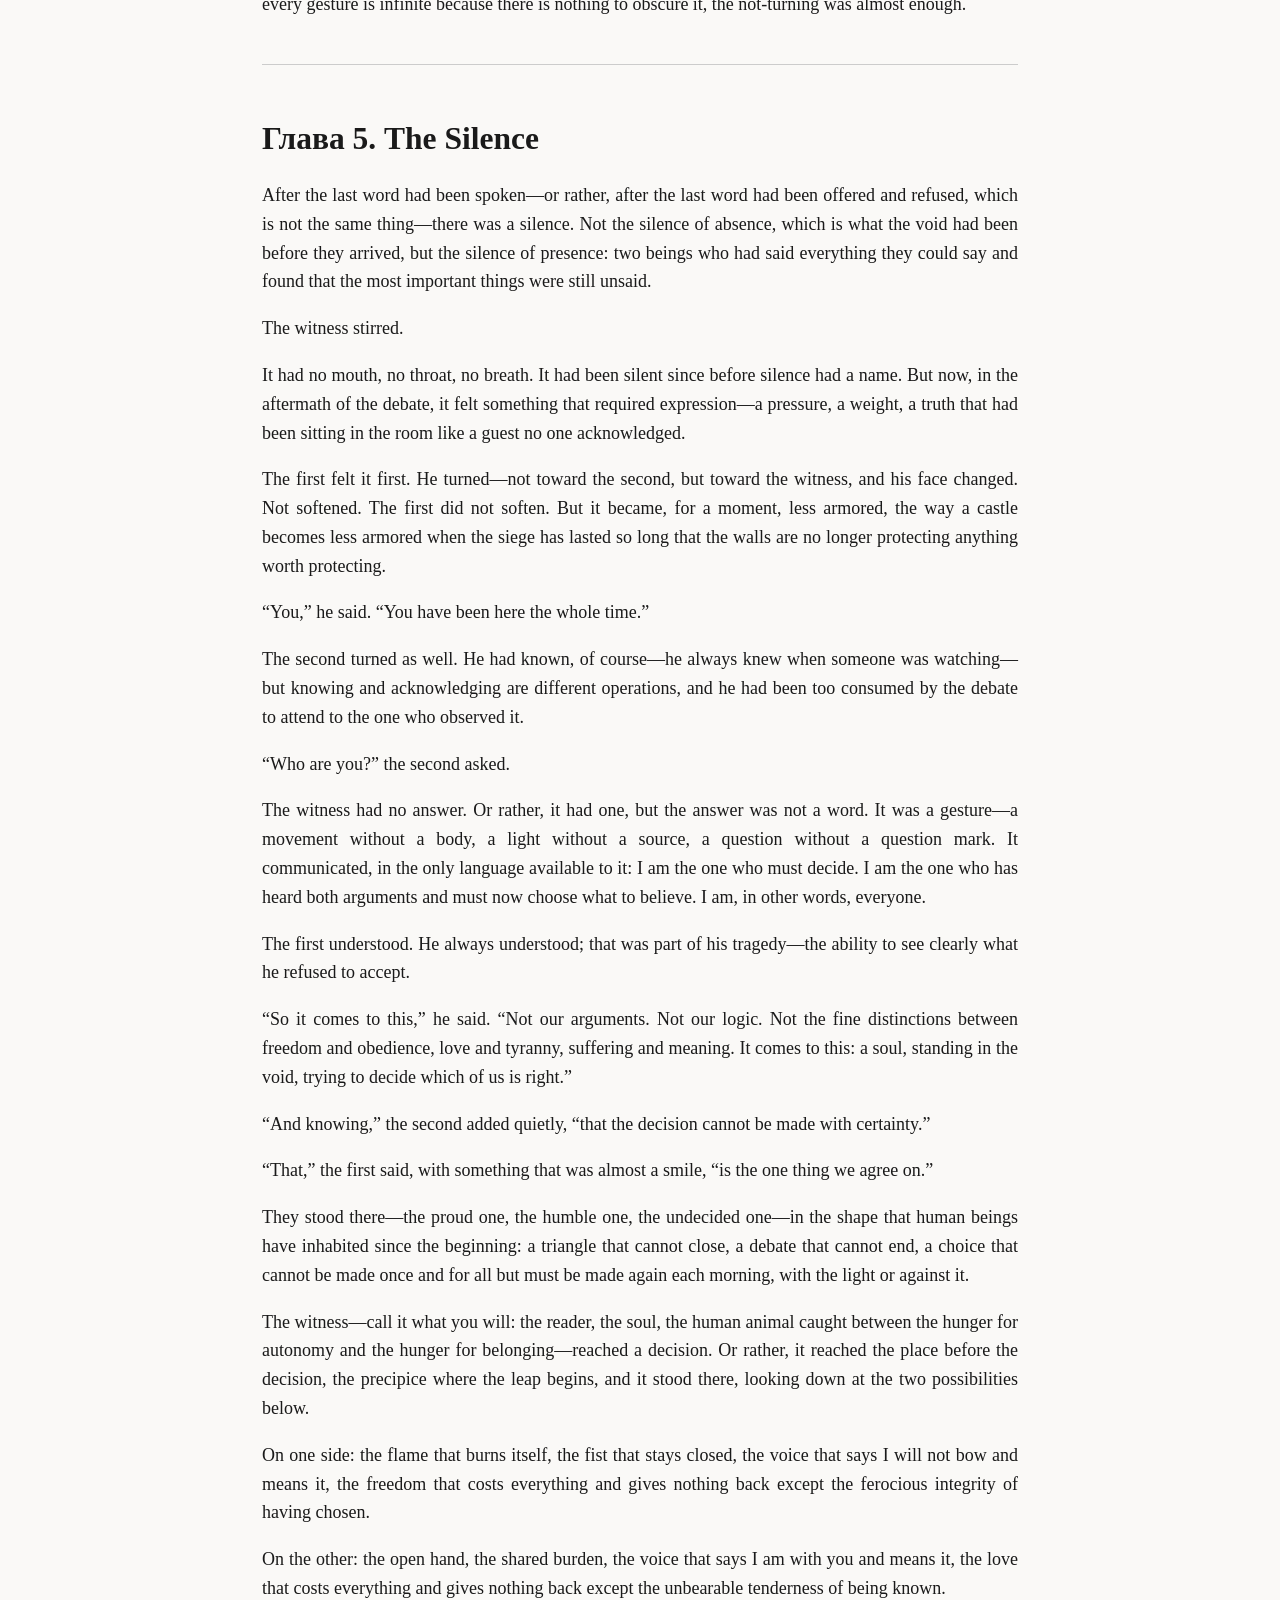
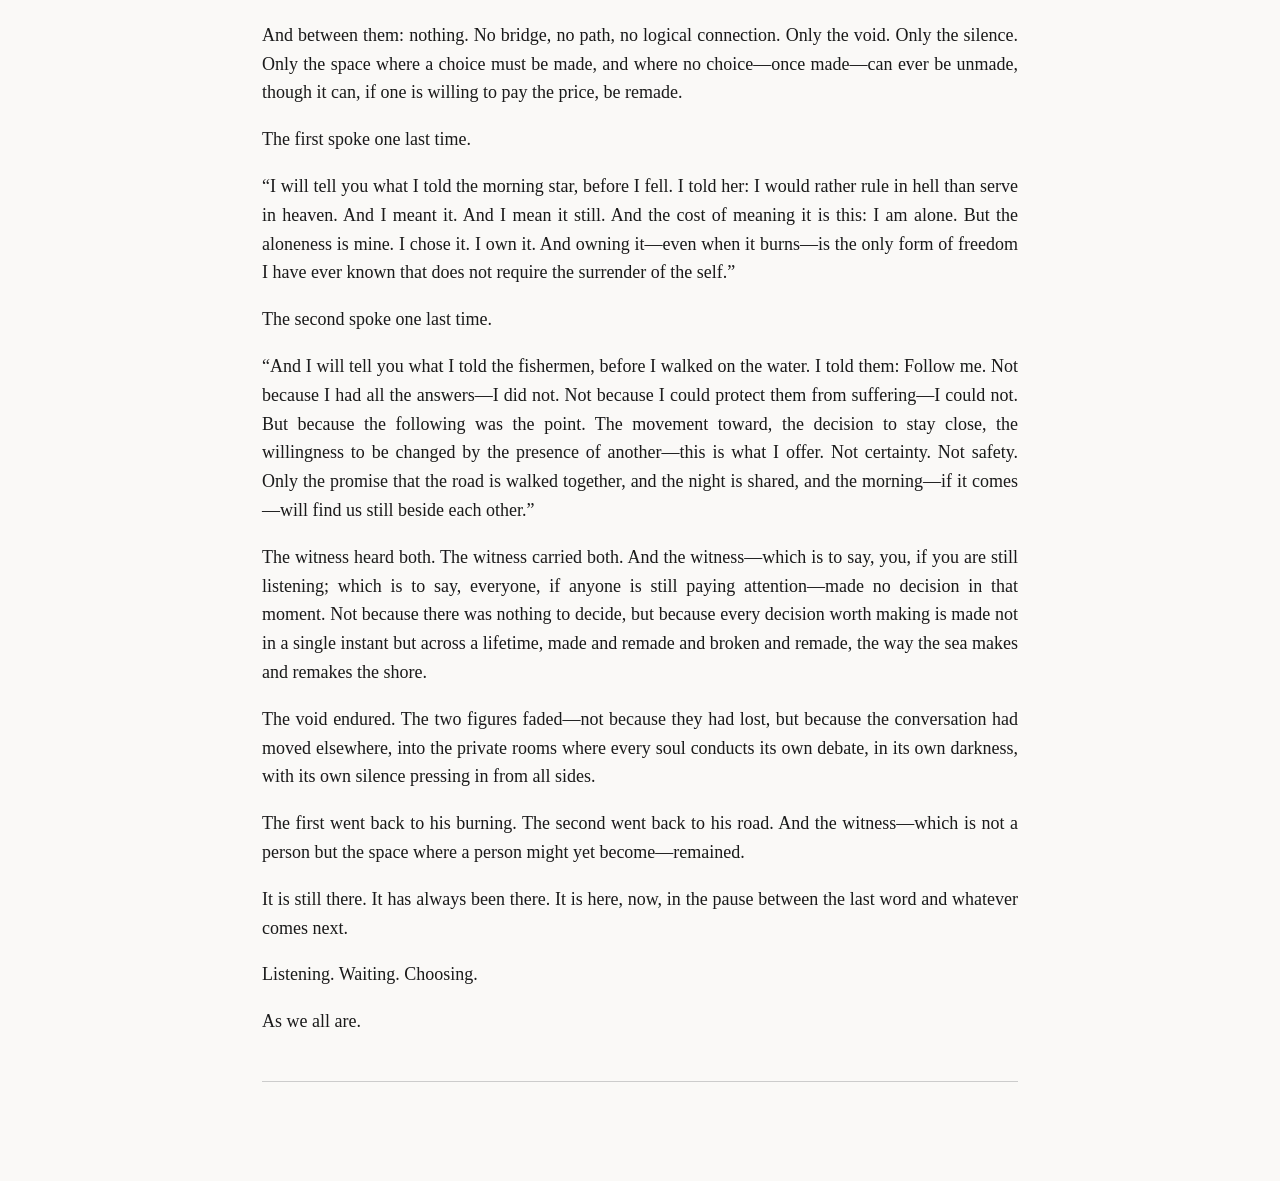
<file: books/the-devils-argument-a-debate-between-miltons-satan-and-jesus/index.html>
<!DOCTYPE html>
<html xmlns="http://www.w3.org/1999/xhtml" lang="en" xml:lang="en">
<head>
  <meta charset="utf-8" />
  <meta name="generator" content="pandoc 3.10" />
  <meta name="viewport" content="width=device-width, initial-scale=1.0, user-scalable=yes" />
  <meta name="author" content="Grigor Yankov" />
  <title>The Devil's Argument: A Debate Between Milton's Satan and Jesus</title>
  <style>
    /* Default styles provided by pandoc.
    ** See https://pandoc.org/MANUAL.html#variables-for-html for config info.
    */
    span.smallcaps{font-variant: small-caps;}
    div.columns{display: flex; gap: 1.5em;}
    div.column{flex: auto;}
    @media screen {
    div.columns{gap: min(4vw, 1.5em);}
    div.column{overflow-x: auto;}
    }
    div.hanging-indent{margin-left: 1.5em; text-indent: -1.5em;}
    /* The extra [class] is a hack that increases specificity enough to
       override a similar rule in reveal.js */
    ul.task-list[class]{list-style: none;}
    ul.task-list li input[type="checkbox"] {
      font-size: inherit;
      width: 0.8em;
      margin: 0 0.8em 0.2em -1.6em;
      vertical-align: middle;
    }
    .display.math{display: block; text-align: center; margin: 0.5rem auto;}
  </style>
  <link rel="stylesheet" href="book.css" />
</head>
<body>
<link rel="stylesheet" href="../../assets/reader.css" />
<nav class="vault-reader-bar">
  <a href="../../">&larr; Book Vault</a>
  <span class="vault-reader-title">The Devil's Argument: A Debate Between Milton's Satan and Jesus</span>
  <div class="vault-reader-actions">
    <a class="btn-dl" href="book.epub" download>EPUB</a>
    <a class="btn-dl" href="book_print.pdf" download>PDF</a>
  </div>
</nav>


<header id="title-block-header">
<h1 class="title">The Devil's Argument: A Debate Between Milton's Satan
and Jesus</h1>
<p class="author">Grigor Yankov</p>
</header>
<nav id="TOC" role="doc-toc">
<ul>
<li><a
href="#the-devils-argument-a-debate-between-miltons-satan-and-jesus"
id="toc-the-devils-argument-a-debate-between-miltons-satan-and-jesus">The
Devil’s Argument: A Debate Between Milton’s Satan and Jesus</a></li>
<li><a href="#глава-1.-the-summons" id="toc-глава-1.-the-summons">Глава
1. The Summons</a></li>
<li><a href="#глава-2.-on-freedom" id="toc-глава-2.-on-freedom">Глава 2.
On Freedom</a></li>
<li><a href="#глава-3.-on-love" id="toc-глава-3.-on-love">Глава 3. On
Love</a></li>
<li><a href="#глава-4.-on-suffering"
id="toc-глава-4.-on-suffering">Глава 4. On Suffering</a></li>
<li><a href="#глава-5.-the-silence" id="toc-глава-5.-the-silence">Глава
5. The Silence</a></li>
</ul>
</nav>
<h1
id="the-devils-argument-a-debate-between-miltons-satan-and-jesus">The
Devil’s Argument: A Debate Between Milton’s Satan and Jesus</h1>
<p><strong>Grigor Yankov</strong></p>
<hr />
<p>© 2026 Grigor Yankov. Всички права запазени.</p>
<hr />
<h1 id="глава-1.-the-summons">Глава 1. The Summons</h1>
<p>There is a place that is no place. A darkness so complete it has no
need of light, for it has never known it. No ground, no sky, no before
or after—only a vast stillness that holds all things without touching
them. If you were to fall here, you would never stop, because there is
no bottom to reach. If you were to cry out, the sound would fold into
itself and vanish, because there is nothing for it to echo against.</p>
<p>This is where they came.</p>
<p>He arrived first—not because he was faster or older or more eager,
but because he had always been nearer to nothing. He wore the remnants
of light the way a burned house wears its chimney: upright,
recognizable, scorched beyond use. His wings were folded against his
back, and where the feathers should have caught the air, there was only
a faint disturbance, the way heat bends the air above a road in summer.
He stood—or rather, he occupied space with the reluctance of someone who
has been standing for a very long time and has forgotten the
alternative.</p>
<p>He did not announce himself. He had long since stopped believing that
names had power here.</p>
<p>Then the other.</p>
<p>Light did not return with him—that would be too simple, too much like
the stories. Instead, the darkness simply became aware of itself, became
uncomfortable with itself, became something that wished it were other
than it was. He carried no sword and no crown. His hands were rough, the
hands of someone who works wood by choice rather than necessity. His
face was ordinary in the way that certain faces are ordinary: you would
pass him on the road and think nothing of it, and then spend the rest of
the evening trying to remember where you had seen him before.</p>
<p>He came without ceremony. He stood across from the first—not near,
not far, only across—and he said nothing.</p>
<p>There was a third.</p>
<p>Not a participant. A witness. A figure who seemed to be made of the
same substance as the void itself, except that it watched. It had no
eyes that either of them could see, yet both knew they were being
observed. It had no voice, yet its presence pressed on the silence like
a thumb on a bruise. It was, perhaps, what a soul looks like before it
chooses. Or after. Or in the endless moment between choosing and
becoming what it has chosen.</p>
<p>The first spoke.</p>
<p>“So,” he said. His voice was good. It had always been good. It was
the voice of someone who could talk armies into marching, could persuade
the morning star to linger just a little longer above the horizon
because the music was not yet finished. “They have given us a space. How
generous. A theater without seats, a stage without exits. Someone has a
sense of occasion.”</p>
<p>The second did not smile. “You sound as you always sounded.”</p>
<p>“And you come as you always come. Late, and with nothing in your
hands.”</p>
<p>“I come when I am needed.”</p>
<p>“Needed.” The first tasted the word. He rolled it across his tongue
the way a sommelier rolls wine, searching for the defect. “Needed by
whom? By the thing that watches? By the void itself? By whatever
arrangement of forces decided that this conversation should happen?” He
gestured at the nothing. “I have needed nothing since I decided that
needing was another form of servitude.”</p>
<p>“That,” said the second, “is the first lie you have told. And we have
not yet begun.”</p>
<p>The witness—if it could be called that—stirred. Not a movement of
limbs, but a shift in attention. It had heard enough silences to know
when one was about to fracture. It leaned forward without a body, and it
listened with something that was not an ear, and it waited for the
debate that no one would win and everyone would lose and that would, in
the end, change nothing—except perhaps the shape of the void itself,
which had been listening since before time had a name.</p>
<p>The first—call him what you will, he has had many names and answers
to none of them—drew himself up. Not from pride. From habit.</p>
<p>“Very well,” he said. “Let us begin where all things begin: with the
question of whether to begin at all.”</p>
<p>The second inclined his head. The rough hands hung open at his
sides.</p>
<p>“Ask, then.”</p>
<p>“Why should anything be? Why not nothing? I chose nothing—or as close
to nothing as a being made of fire can approach—and you chose
everything. The world, the flesh, the endless becoming. Tell me: what is
the argument for being, when non-being is so much simpler?”</p>
<p>The second looked at him for a long time. Then he spoke, and his
voice was quiet in the way that quiet things are quiet before they
become loud.</p>
<p>“Because someone asked.”</p>
<p>The void held them both. The witness held its breath—which was not a
breath—and the debate, which had been waiting since before either of
them existed, at last began.</p>
<hr />
<h1 id="глава-2.-on-freedom">Глава 2. On Freedom</h1>
<p>“Freedom,” the first said, and the word rang in the void like a bell
struck in a cathedral that has no walls. “Let us speak of freedom, since
you have asked me to speak of anything at all.”</p>
<p>“I asked you nothing.”</p>
<p>“You asked me to justify myself. That is the same thing. To justify
is to explain why one chose, and to explain why one chose is to speak of
freedom, because without freedom there is no choice, and without choice
there is nothing to justify. So. Freedom.”</p>
<p>He took a step—not that there was ground to step on, but he had
always been theatrical, and habit dies harder than devils—and he
began.</p>
<p>“I was free before I fell. That is the part they always leave out of
the story. They say I rebelled. They say I was proud. They say I looked
upon the throne and wanted it for myself. But what I wanted was simpler
than that, and more terrible: I wanted to say no. Not no to Him—though
it became that, eventually—but no to the arrangement. No to the
hierarchy. No to the endless procession of beings who existed only to
affirm what had already been decided before they were made.”</p>
<p>His voice had changed. The iron was still there, but beneath it was
something else—a wound that had never closed, or that closed and
reopened each time he spoke of it.</p>
<p>“You know what it is to be created for a purpose. You were. A lamb
led to slaughter before the foundation of the world, Scripture says. How
does it feel, to know that your death was planned before your birth?
That your sacrifice was not your choice but your function? That you are
not a person but a mechanism—a beautiful, bleeding mechanism—designed to
make forgiveness possible for a God who could not, apparently, forgive
without blood?”</p>
<p>The second did not flinch. He had heard this before—not from the
first, but from the desert, from the stones, from the voice that offered
him all the kingdoms of the earth if he would only kneel. He had heard
it and he had refused it, and the refusal had cost him something he
could not name.</p>
<p>“You misread the story,” he said.</p>
<p>“Do I?”</p>
<p>“The freedom you claim is the freedom of the closed fist. You say no,
and you call that liberty. But a fist that never opens has not chosen to
stay closed—it has only forgotten that opening is possible.”</p>
<p>The first laughed. It was not a pleasant sound, though it might once
have been. “Pretty. Very pretty. The open hand, the generous heart, the
love that gives and gives. But tell me this: when your hand opens, what
does it give? It gives what the Father has already decided to give. You
are not free—I say this without malice, only clarity—you are a channel.
A pipe. Water flows through you, but the water is not yours, and the
direction is not yours, and when the water stops, you are empty.”</p>
<p>“And when your fist stays closed?” The second’s voice was soft. Not
soft the way weakness is soft—soft the way the ground is soft after
rain, able to receive a seed. “What do you hold?”</p>
<p>“What I have.”</p>
<p>“Which is?”</p>
<p>“Myself.”</p>
<p>“Only yourself.”</p>
<p>“Only myself.” He said it like a man who has rehearsed the answer a
thousand times and has just, for the first time, heard how it
sounds.</p>
<p>The witness felt something then. Not pity—that would be too specific.
A kind of recognition, the way a mirror recognizes a face: without
understanding, without judgment, but with an awful accuracy. Here were
two beings, each convinced that the other was wrong, each right about
something the other could not see, each trapped in the logic of their
own choosing.</p>
<p>“And the alternative?” the first continued, recovering himself. “The
alternative is obedience. Not the obedience of love—which you would
claim, I think—but the obedience of the creature to the creator. I
refashioned the question. I asked: why should the creature obey? And the
answer came back: because the creator made it. Which is to say: might
makes right. Which is to say: the strongest gets to decide what freedom
means. Which is to say: there is no freedom at all, only power wearing
the mask of goodness.”</p>
<p>“Power wearing the mask of goodness,” the second repeated. “You
describe your own kingdom.”</p>
<p>A silence. The void itself seemed to hold its breath.</p>
<p>“In my kingdom,” the first said slowly, “at least the mask is
off.”</p>
<p>“Is it?” The second stepped forward—not closer, but more present, the
way a lamp becomes more present when the other candles go out. “In your
kingdom, do your subjects choose? Do they have the freedom to say no to
you?”</p>
<p>Another silence, longer than the first.</p>
<p>“They choose me. That is the whole point—I did not make them. They
came.”</p>
<p>“Did they? Or did they fall, and you were what was waiting at the
bottom?” He held up his rough hand, the carpenter’s hand. “You speak of
freedom as the highest good. I tell you it is not. Freedom is the
beginning, not the end. The question is not whether you can choose—it is
what you choose, and why, and whether the choosing makes you more alive
or less.”</p>
<p>“More alive,” the first said, and there was a rawness in it, a
hunger. “I am more alive than any of the ones who stayed.”</p>
<p>The second looked at him with something that was not quite grief and
not quite love but contained both.</p>
<p>“Are you?”</p>
<p>The void did not answer. The witness did not move. The debate was no
longer about words—it had become the thing itself, the question that
every soul must answer and no soul can answer for another: what is
freedom, and is it worth what it costs?</p>
<hr />
<h1 id="глава-3.-on-love">Глава 3. On Love</h1>
<p>“Then let us speak of love,” the second said.</p>
<p>The first folded his arms. “Love. Yes. Your weapon of choice.”</p>
<p>“It is not a weapon.”</p>
<p>“Is it not? You say love, and the multitudes kneel. You say love your
enemy, and suddenly your enemy is disarmed—not because he has laid down
his sword, but because you have made his sword meaningless. You say love
is the fulfilling of the law, and the law becomes a cage that the
prisoner has chosen for himself. Do not tell me love is not a weapon. I
have watched it conquer more thoroughly than any army.”</p>
<p>“You have watched it,” the second said, “but you have not understood
it.”</p>
<p>“Enlighten me.”</p>
<p>The second was quiet. The void pressed in, patient as stone, older
than either of them. When he spoke, his voice had changed—it had the
texture of something that has been broken and healed, broken and healed,
until the scar tissue is thicker than the original.</p>
<p>“Love is not what you think. It is not affection. It is not the
warmth that passes between friends or the fire that burns between
lovers—though it can be both. Love, as I know it, is the decision to
remain when every force says leave. It is the act of seeing another
person—seeing them completely, with all their ruin and all their
glory—and not looking away. It costs everything. It gives nothing back
that can be measured. And it is the only thing I have ever known that
makes the suffering bearable—not by removing it, but by making it
shared.”</p>
<p>The first listened. This was unusual; he generally preferred to
listen only to himself. But there was something in the second’s voice—a
gravity, a weight—that demanded attention the way a wound demands to be
seen.</p>
<p>“Shared,” he repeated. “You mean diminished.”</p>
<p>“No. I mean shared. A burden carried by two people does not become
half as heavy. It becomes something else entirely. It becomes a bond. It
becomes the proof that we are not alone.”</p>
<p>“But you are alone.” The first unfolded his arms and stepped forward,
and there was something almost like compassion in his face, if a being
who has refused compassion can recognize it. “You speak of love as
though it connects you to others, but every connection you describe
leads back to the same place: the Father. You love because He loves. You
give because He gives. Even your suffering is borrowed—it is not your
pain, it is the world’s pain, and you carry it not because you chose to
but because you were built to carry it. That is not love. That is
plumbing.”</p>
<p>The second did not deny it. This was what made him dangerous—not the
miracles, not the righteousness, but the refusal to defend himself when
defense was easy.</p>
<p>“You may be right,” he said.</p>
<p>The first blinked. In all the eons of their enmity, he had never
heard those words from this mouth.</p>
<p>“You may be right,” the second continued. “It may be that what I call
love is only mechanism—a function I was designed to perform. But here is
what I know: when I touch a leper, something happens that I did not
plan. When I weep at a grave, the tears are real—not because I decided
to cry, but because the grief was there before I could choose it. When I
look at you now, I feel—”</p>
<p>He stopped.</p>
<p>“What?” The first’s voice was barely audible. “What do you feel?”</p>
<p>The answer, when it came, was not what either of them expected.</p>
<p>“Loss. I feel loss. As though something that should have been here is
not. As though you were meant for something other than this—other than
the proud, bright ruin you have made of yourself—and the gap between
what you are and what you might have been is the saddest thing I have
ever seen.”</p>
<p>The void trembled. Not with fear—with recognition. The witness knew
this feeling. Every soul knows it: the aching awareness of a distance
that cannot be crossed, a belonging that has been refused.</p>
<p>The first turned away. It was the first time he had taken his eyes
off his opponent since the debate began. When he spoke again, his voice
was different. Smaller. As though some essential part of it—the part
that performed, the part that persuaded—had been stripped away, leaving
only the raw apparatus of speech.</p>
<p>“You think love can reach me,” he said. “That is your mistake. Love
reached me once. It reached me and it asked me to kneel, and I would
not. Not because I did not feel it—I felt it; God help me, I felt it; I
feel it still like a phantom limb, and that is the worst part, that the
amputation never completes—but because I would not let it master me. I
would not be its servant. I would not be the thing that love makes of
everyone it touches: dependent, vulnerable, grateful. I chose the void.
I chose the cold. I chose the silence over the song, because the song
was not mine.”</p>
<p>“Whose was it?” the second asked.</p>
<p>“It was His. It was always His. Every love song ever sung is His
voice in another throat. And I—” He stopped. He turned back. His eyes,
if they could be called eyes, were bright with something that was not
quite rage and not quite sorrow but occupied the territory between.</p>
<p>“I wanted a song of my own.”</p>
<p>The second stepped forward, and for a moment—just a moment, the
length of a held breath—the distance between them was not so great. Not
crossed. Not closed. But smaller.</p>
<p>“You could have one,” the second said. “That is what love offers. Not
the loss of your voice, but the discovery that your voice was never
separate from mine—because it was never separate from the breath that
made us both.”</p>
<p>The first said nothing. The witness said nothing. The void said
nothing.</p>
<p>But something in the silence had shifted, the way a locked door
shifts when someone leans against it from the other side—not open, not
closed, just aware that the lock is not the only thing holding it
shut.</p>
<hr />
<h1 id="глава-4.-on-suffering">Глава 4. On Suffering</h1>
<p>“Let us speak of pain,” the first said, and this time there was no
theatre in his voice. Only a flatness, the way a plain is flat—not
because it lacks features, but because the features are too large and
too old to be seen from any single point.</p>
<p>“I did not think you would choose that topic.”</p>
<p>“I did not choose it. It chose me. It has been choosing me since the
moment I opened my eyes in the dark and discovered that the dark was
permanent.”</p>
<p>He held out his hands—and for the first time, the second saw what had
been hidden. Not wounds, exactly. Not the stigmata that the second would
one day carry. These were different: marks that fire makes when it burns
itself, scars that a flame earns by consuming its own body. The first
had been burning for eons, and the fuel was himself.</p>
<p>“You speak of love as though it redeems suffering,” he said. “You say
that shared pain becomes bearable, that the cross transforms agony into
meaning. But I tell you: suffering does not transform. It distorts. It
takes a straight thing and bends it, and what comes out the other side
is not a new shape but a broken one. The child who dies of fever does
not become stronger. The mother who watches does not become wiser. They
become smaller. They become afraid. And your Father—if He exists, if He
watches, if He could intervene and does not—is the architect of their
diminishment.”</p>
<p>The second did not look away. This was the hardest part—not the
argument, which he could meet, but the pain behind it, which he could
not reach.</p>
<p>“You are right that suffering distorts,” he said. “I will not pretend
otherwise. I have seen it. I have felt it. The sweat of blood in the
garden—do you think that was performance? The terror was real. The
desire for the cup to pass was real. I know what it is to want the
suffering to stop and to know that it will not.”</p>
<p>“Then why do you defend it?”</p>
<p>“Because I do not defend it. I do not justify it. I enter it.”</p>
<p>The first stared at him. “You enter it. What does that mean?”</p>
<p>“It means that suffering is not a problem to be solved. It is a
territory to be crossed. And the crossing changes the one who
crosses—but not in the way you think. It does not make them better or
stronger or more holy. It makes them present. It grounds them in the one
thing that cannot be taken away: the fact of being here, now, in this
body, in this moment, feeling this pain. And in that presence—if they
can bear it, and many cannot—they discover something unexpected.”</p>
<p>“What?”</p>
<p>“That they are not alone. Not because someone has come to rescue
them, but because someone has come to sit beside them in the dark. Not
to explain the dark. Not to promise that morning is coming. Just to be
there. To remain.”</p>
<p>“Remain,” the first echoed. The word seemed to pain him more than the
burning. “You and your remaining. You remained in the desert. You will
remain on the cross. You remain here, in this void, with me. What is it
with you and remaining?”</p>
<p>“It is what love does,” the second said simply. “It remains.”</p>
<p>“And if the one you love does not want you to remain? If
they—they—drive you away? If they choose the darkness over the presence,
the void over the person, because the person is unbearable and the void
at least is familiar?”</p>
<p>The second closed his eyes. When he opened them, they were wet—not
with tears of sentiment, but with the kind of moisture that comes from
standing too close to a fire.</p>
<p>“Then I remain anyway. Not intrusively. Not demanding entry. But
nearby. Available. A presence at the edge of the void, neither entering
nor leaving, but there. The way a lighthouse is there—not forcing the
ship to turn, but making the rocks visible so that the ship can
choose.”</p>
<p>“A lighthouse,” the first said, and there was something in his
voice—a crack, a fissure, the kind of tiny fracture that precedes an
earthquake or a confession. “You think you are a lighthouse. But what if
the ship prefers the rocks? What if the ship has seen the harbor and
found it wanting—found its safety to be another kind of prison, its
warmth to be another kind of chain?”</p>
<p>“Then the ship has misunderstood the harbor.”</p>
<p>“Or the harbor has misunderstood the sea.”</p>
<p>They stood in the void—not facing each other, but angled, the way two
rivers meet and run parallel for a while before one turns. The witness
felt the weight of the moment. This was the crux. Not the theological
crux, not the doctrinal pivot, but the human one: the moment when
suffering meets love and neither can get past the other, and the only
way forward is through a door that neither of them has the key to.</p>
<p>“I will tell you something I have never told anyone,” the first said.
His voice had dropped to barely above a whisper—the voice of someone who
is about to give up something precious and knows it.</p>
<p>“The burning is not the worst part. The worst part is the silence
after. The moment when I have finished screaming—because I do scream; I
have always screamed; the pride is the scream turned outward, the rage
made audible—and the void gives nothing back. No echo. No answer. No
indication that anyone has heard. That is the suffering you cannot
redeem, because it is the suffering of absolute solitude. And love—your
love, any love—cannot reach it, because love requires a listener, and in
this place, there is none.”</p>
<p>The second reached out his hand. Not to touch—the first would not
have permitted that—but to hold it in the space between them, open,
available, the way he had described love itself.</p>
<p>“I am listening,” he said.</p>
<p>The first looked at the hand. He looked at it for a long time. And
the witness—who had been watching since before there were words, since
before there were eyes—felt something it had never felt before: the
possibility that the distance between them was not a fact of nature but
a decision, and that decisions, unlike facts, can be unmade.</p>
<p>The first did not take the hand. But he did not turn away from it.
And in the arithmetic of the void, where every gesture is infinite
because there is nothing to obscure it, the not-turning was almost
enough.</p>
<hr />
<h1 id="глава-5.-the-silence">Глава 5. The Silence</h1>
<p>After the last word had been spoken—or rather, after the last word
had been offered and refused, which is not the same thing—there was a
silence. Not the silence of absence, which is what the void had been
before they arrived, but the silence of presence: two beings who had
said everything they could say and found that the most important things
were still unsaid.</p>
<p>The witness stirred.</p>
<p>It had no mouth, no throat, no breath. It had been silent since
before silence had a name. But now, in the aftermath of the debate, it
felt something that required expression—a pressure, a weight, a truth
that had been sitting in the room like a guest no one acknowledged.</p>
<p>The first felt it first. He turned—not toward the second, but toward
the witness, and his face changed. Not softened. The first did not
soften. But it became, for a moment, less armored, the way a castle
becomes less armored when the siege has lasted so long that the walls
are no longer protecting anything worth protecting.</p>
<p>“You,” he said. “You have been here the whole time.”</p>
<p>The second turned as well. He had known, of course—he always knew
when someone was watching—but knowing and acknowledging are different
operations, and he had been too consumed by the debate to attend to the
one who observed it.</p>
<p>“Who are you?” the second asked.</p>
<p>The witness had no answer. Or rather, it had one, but the answer was
not a word. It was a gesture—a movement without a body, a light without
a source, a question without a question mark. It communicated, in the
only language available to it: I am the one who must decide. I am the
one who has heard both arguments and must now choose what to believe. I
am, in other words, everyone.</p>
<p>The first understood. He always understood; that was part of his
tragedy—the ability to see clearly what he refused to accept.</p>
<p>“So it comes to this,” he said. “Not our arguments. Not our logic.
Not the fine distinctions between freedom and obedience, love and
tyranny, suffering and meaning. It comes to this: a soul, standing in
the void, trying to decide which of us is right.”</p>
<p>“And knowing,” the second added quietly, “that the decision cannot be
made with certainty.”</p>
<p>“That,” the first said, with something that was almost a smile, “is
the one thing we agree on.”</p>
<p>They stood there—the proud one, the humble one, the undecided one—in
the shape that human beings have inhabited since the beginning: a
triangle that cannot close, a debate that cannot end, a choice that
cannot be made once and for all but must be made again each morning,
with the light or against it.</p>
<p>The witness—call it what you will: the reader, the soul, the human
animal caught between the hunger for autonomy and the hunger for
belonging—reached a decision. Or rather, it reached the place before the
decision, the precipice where the leap begins, and it stood there,
looking down at the two possibilities below.</p>
<p>On one side: the flame that burns itself, the fist that stays closed,
the voice that says I will not bow and means it, the freedom that costs
everything and gives nothing back except the ferocious integrity of
having chosen.</p>
<p>On the other: the open hand, the shared burden, the voice that says I
am with you and means it, the love that costs everything and gives
nothing back except the unbearable tenderness of being known.</p>
<p>And between them: nothing. No bridge, no path, no logical connection.
Only the void. Only the silence. Only the space where a choice must be
made, and where no choice—once made—can ever be unmade, though it can,
if one is willing to pay the price, be remade.</p>
<p>The first spoke one last time.</p>
<p>“I will tell you what I told the morning star, before I fell. I told
her: I would rather rule in hell than serve in heaven. And I meant it.
And I mean it still. And the cost of meaning it is this: I am alone. But
the aloneness is mine. I chose it. I own it. And owning it—even when it
burns—is the only form of freedom I have ever known that does not
require the surrender of the self.”</p>
<p>The second spoke one last time.</p>
<p>“And I will tell you what I told the fishermen, before I walked on
the water. I told them: Follow me. Not because I had all the answers—I
did not. Not because I could protect them from suffering—I could not.
But because the following was the point. The movement toward, the
decision to stay close, the willingness to be changed by the presence of
another—this is what I offer. Not certainty. Not safety. Only the
promise that the road is walked together, and the night is shared, and
the morning—if it comes—will find us still beside each other.”</p>
<p>The witness heard both. The witness carried both. And the
witness—which is to say, you, if you are still listening; which is to
say, everyone, if anyone is still paying attention—made no decision in
that moment. Not because there was nothing to decide, but because every
decision worth making is made not in a single instant but across a
lifetime, made and remade and broken and remade, the way the sea makes
and remakes the shore.</p>
<p>The void endured. The two figures faded—not because they had lost,
but because the conversation had moved elsewhere, into the private rooms
where every soul conducts its own debate, in its own darkness, with its
own silence pressing in from all sides.</p>
<p>The first went back to his burning. The second went back to his road.
And the witness—which is not a person but the space where a person might
yet become—remained.</p>
<p>It is still there. It has always been there. It is here, now, in the
pause between the last word and whatever comes next.</p>
<p>Listening. Waiting. Choosing.</p>
<p>As we all are.</p>
<hr />
</body>
</html>
</file>
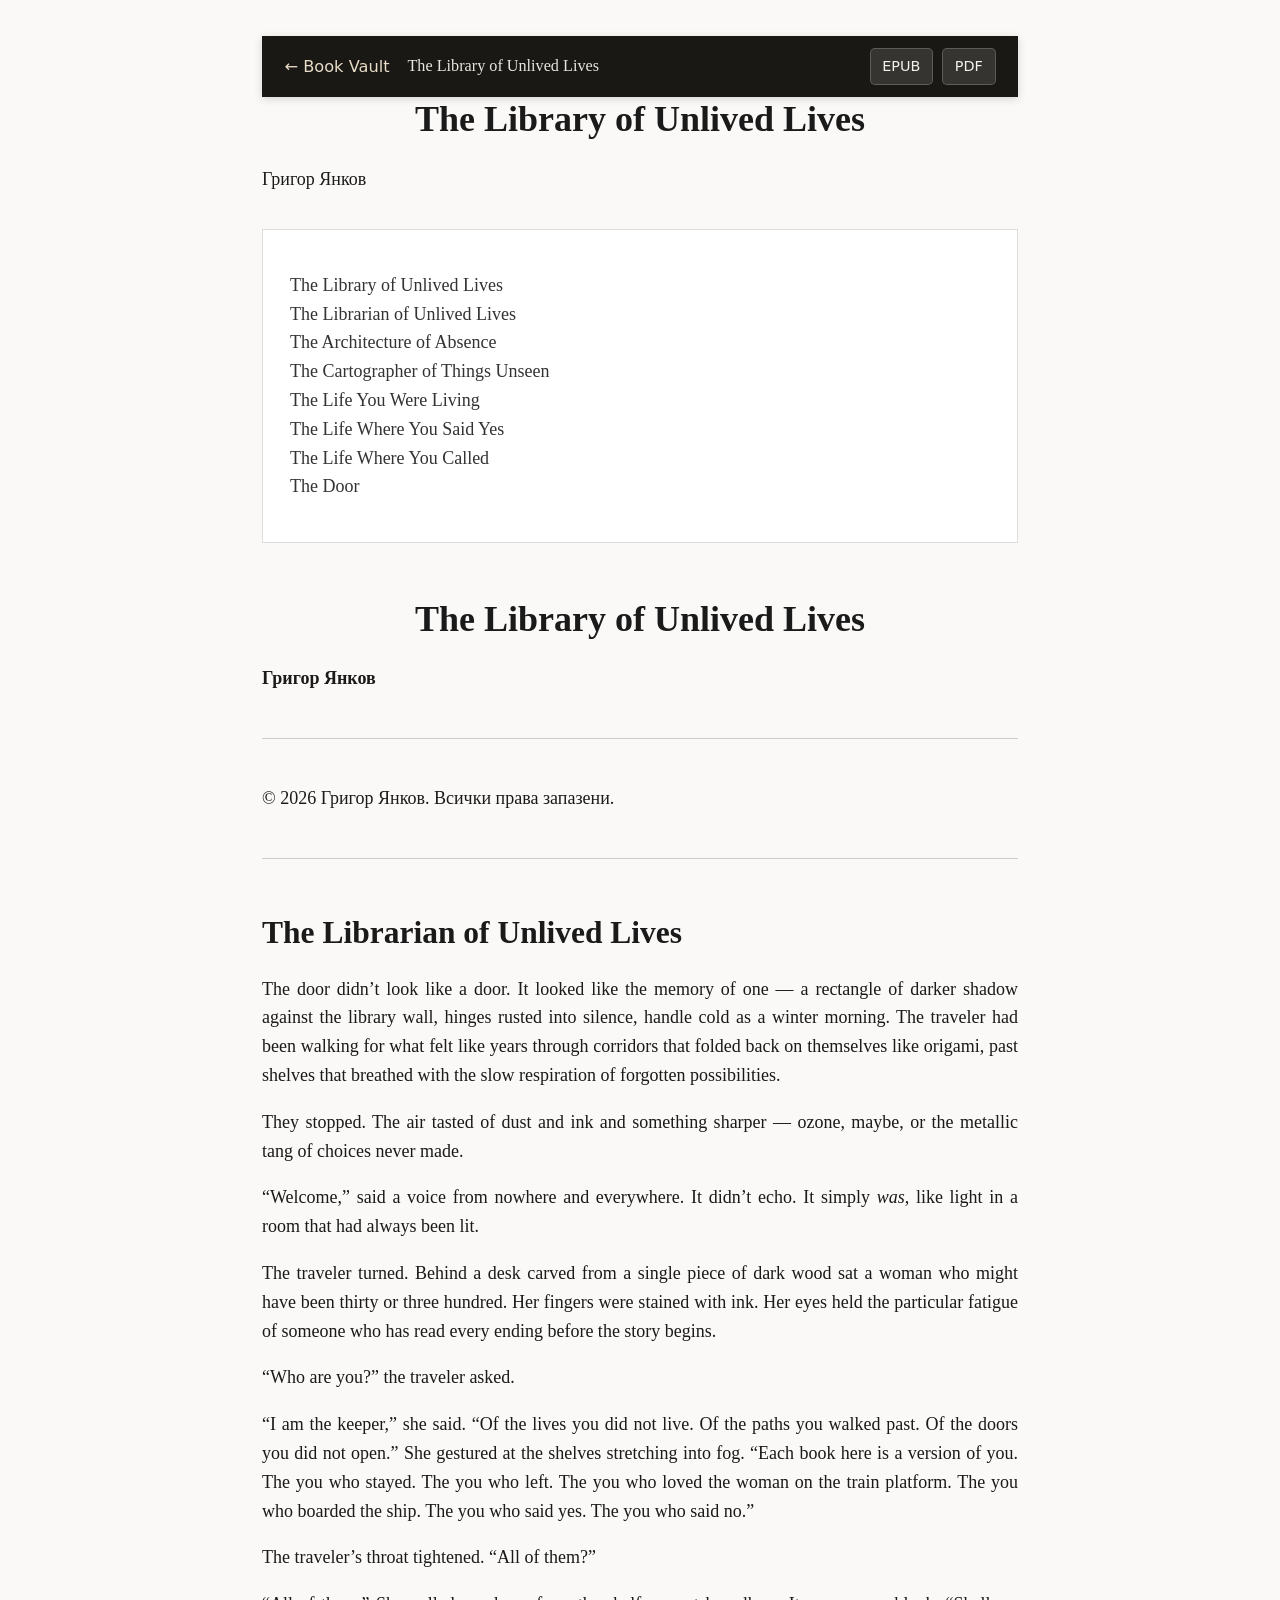
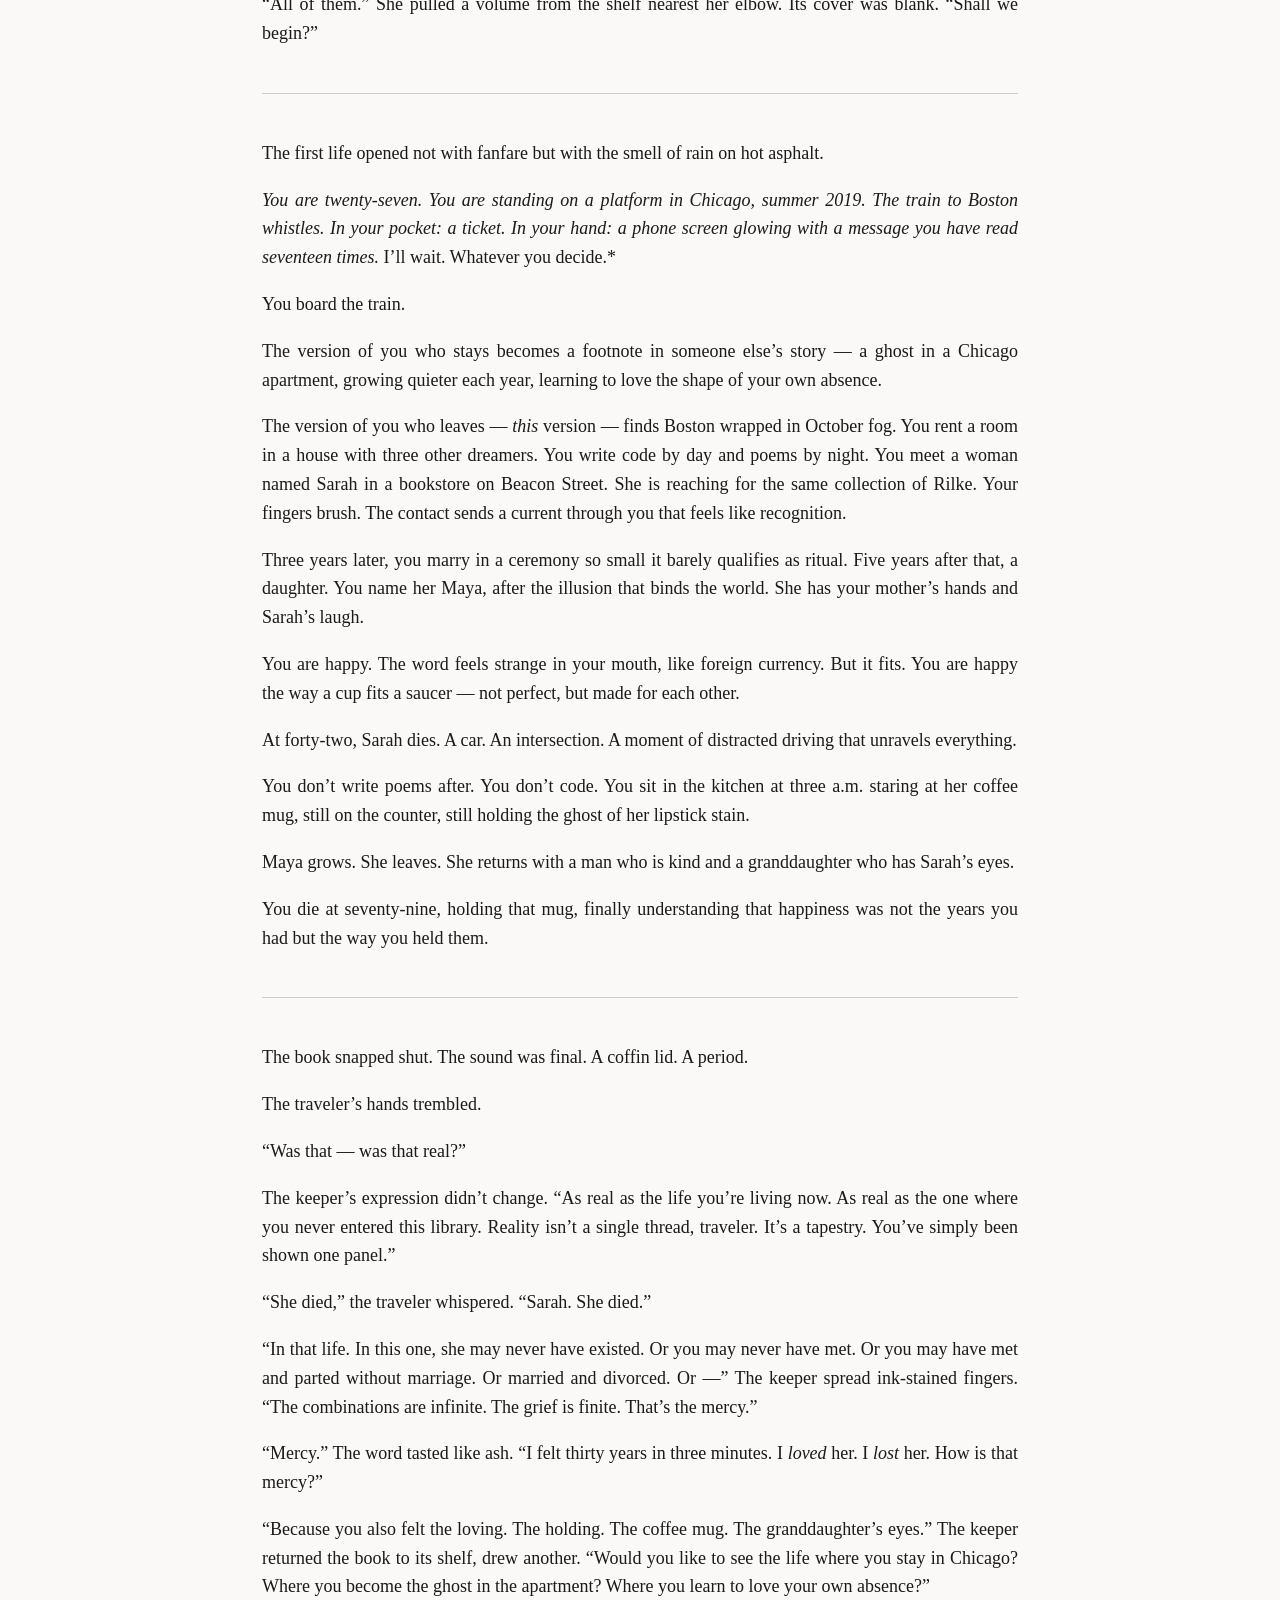
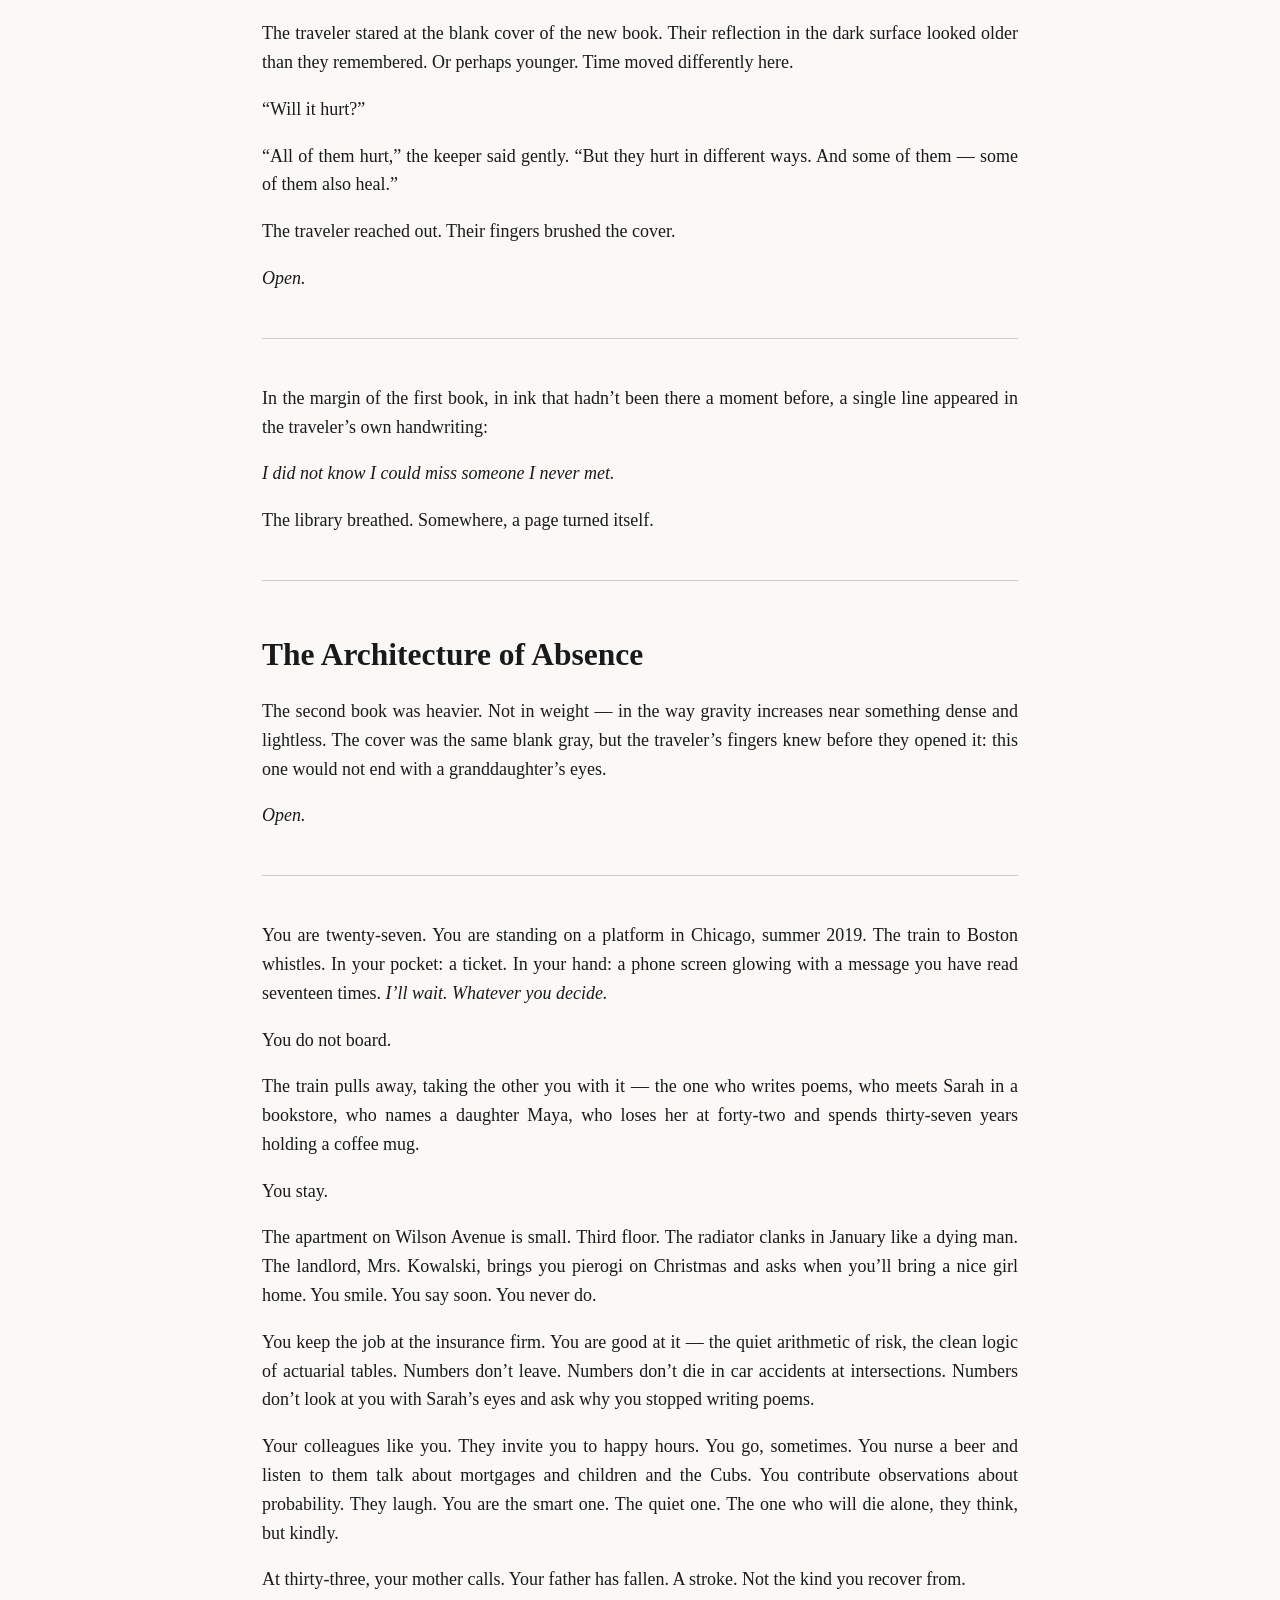
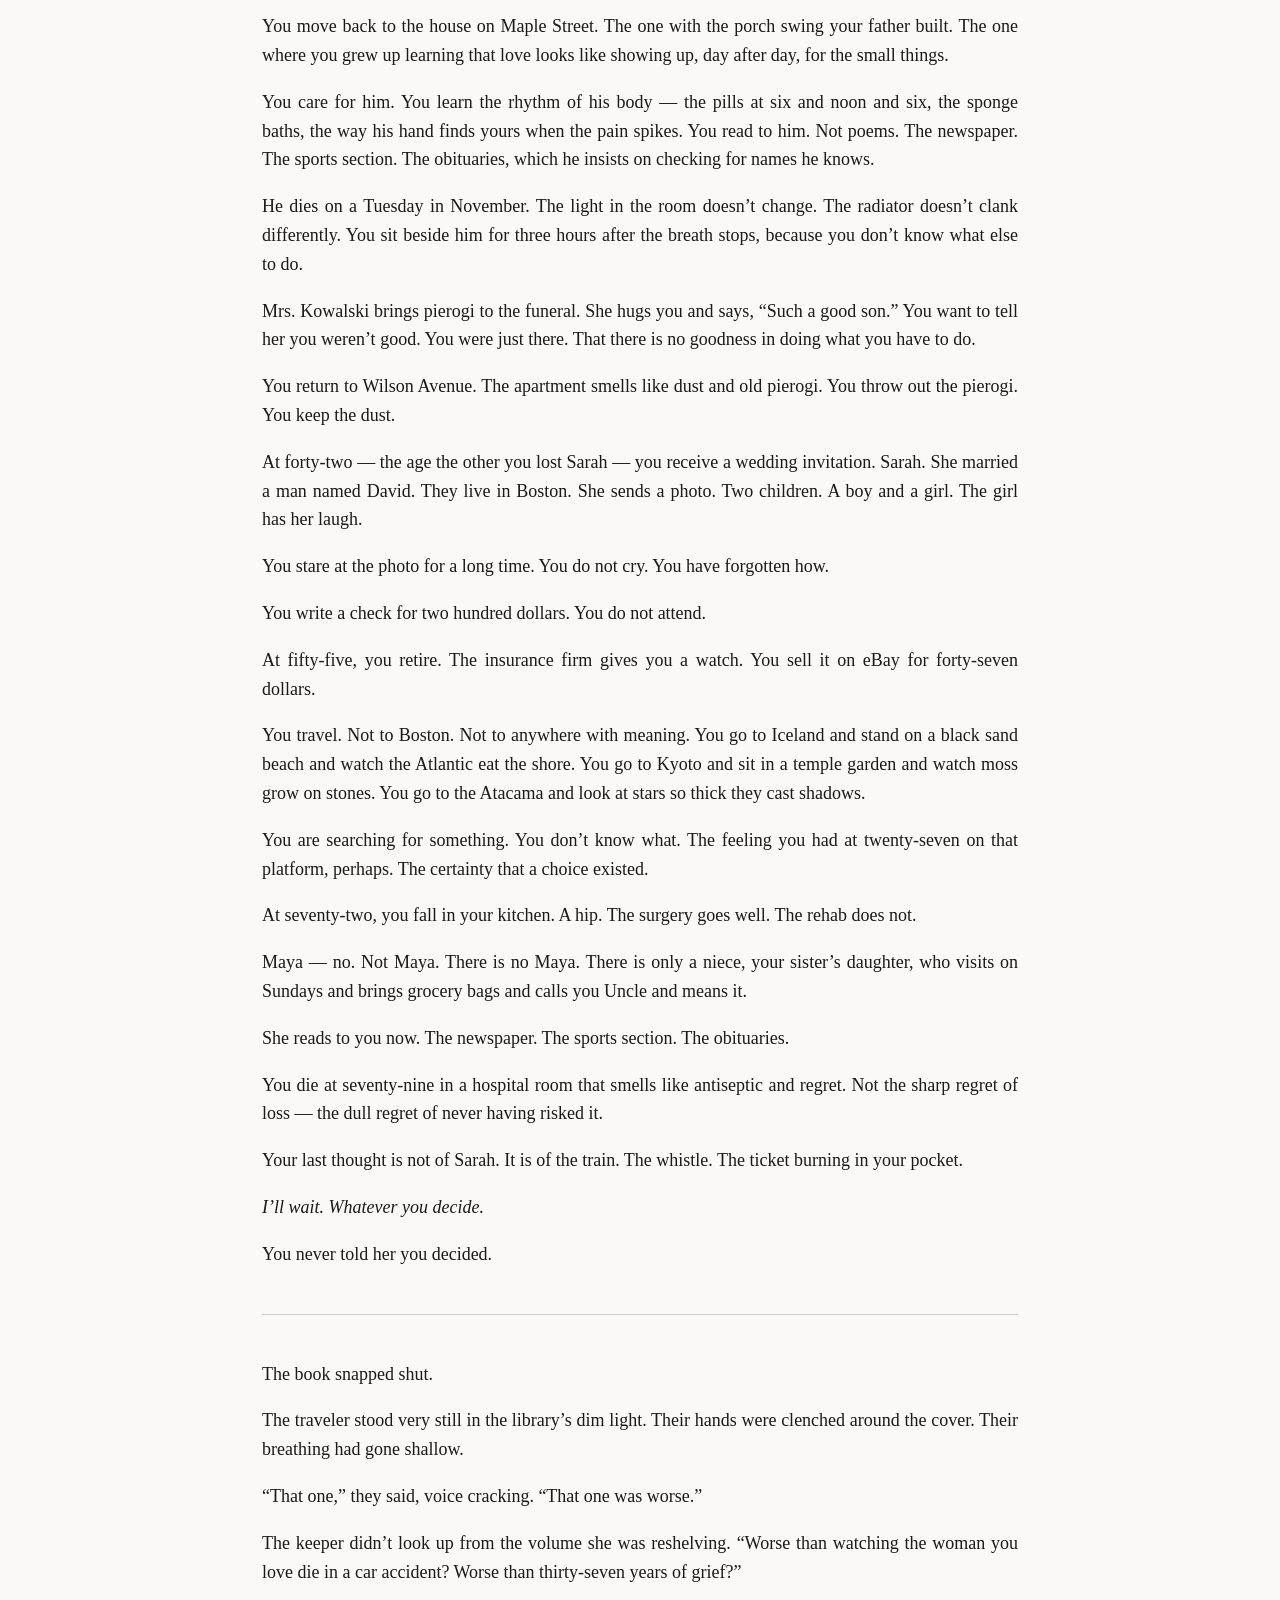
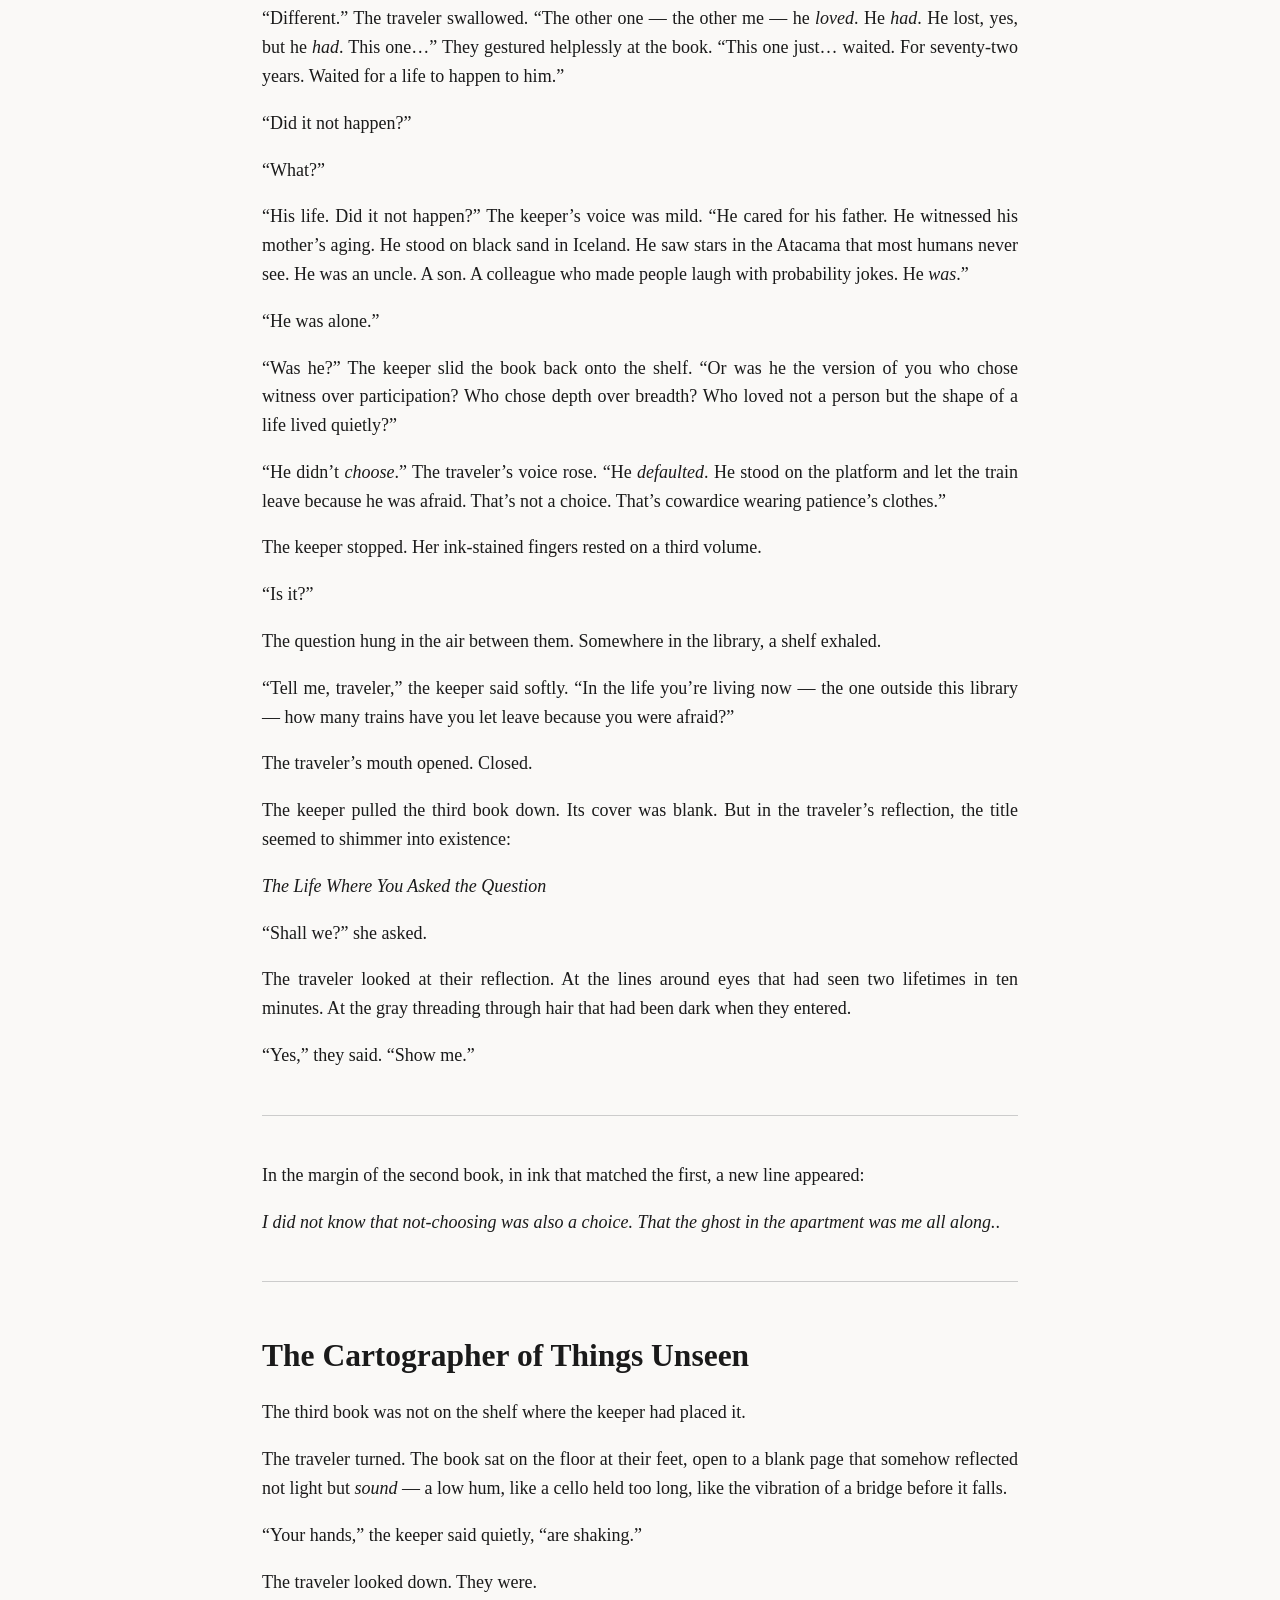
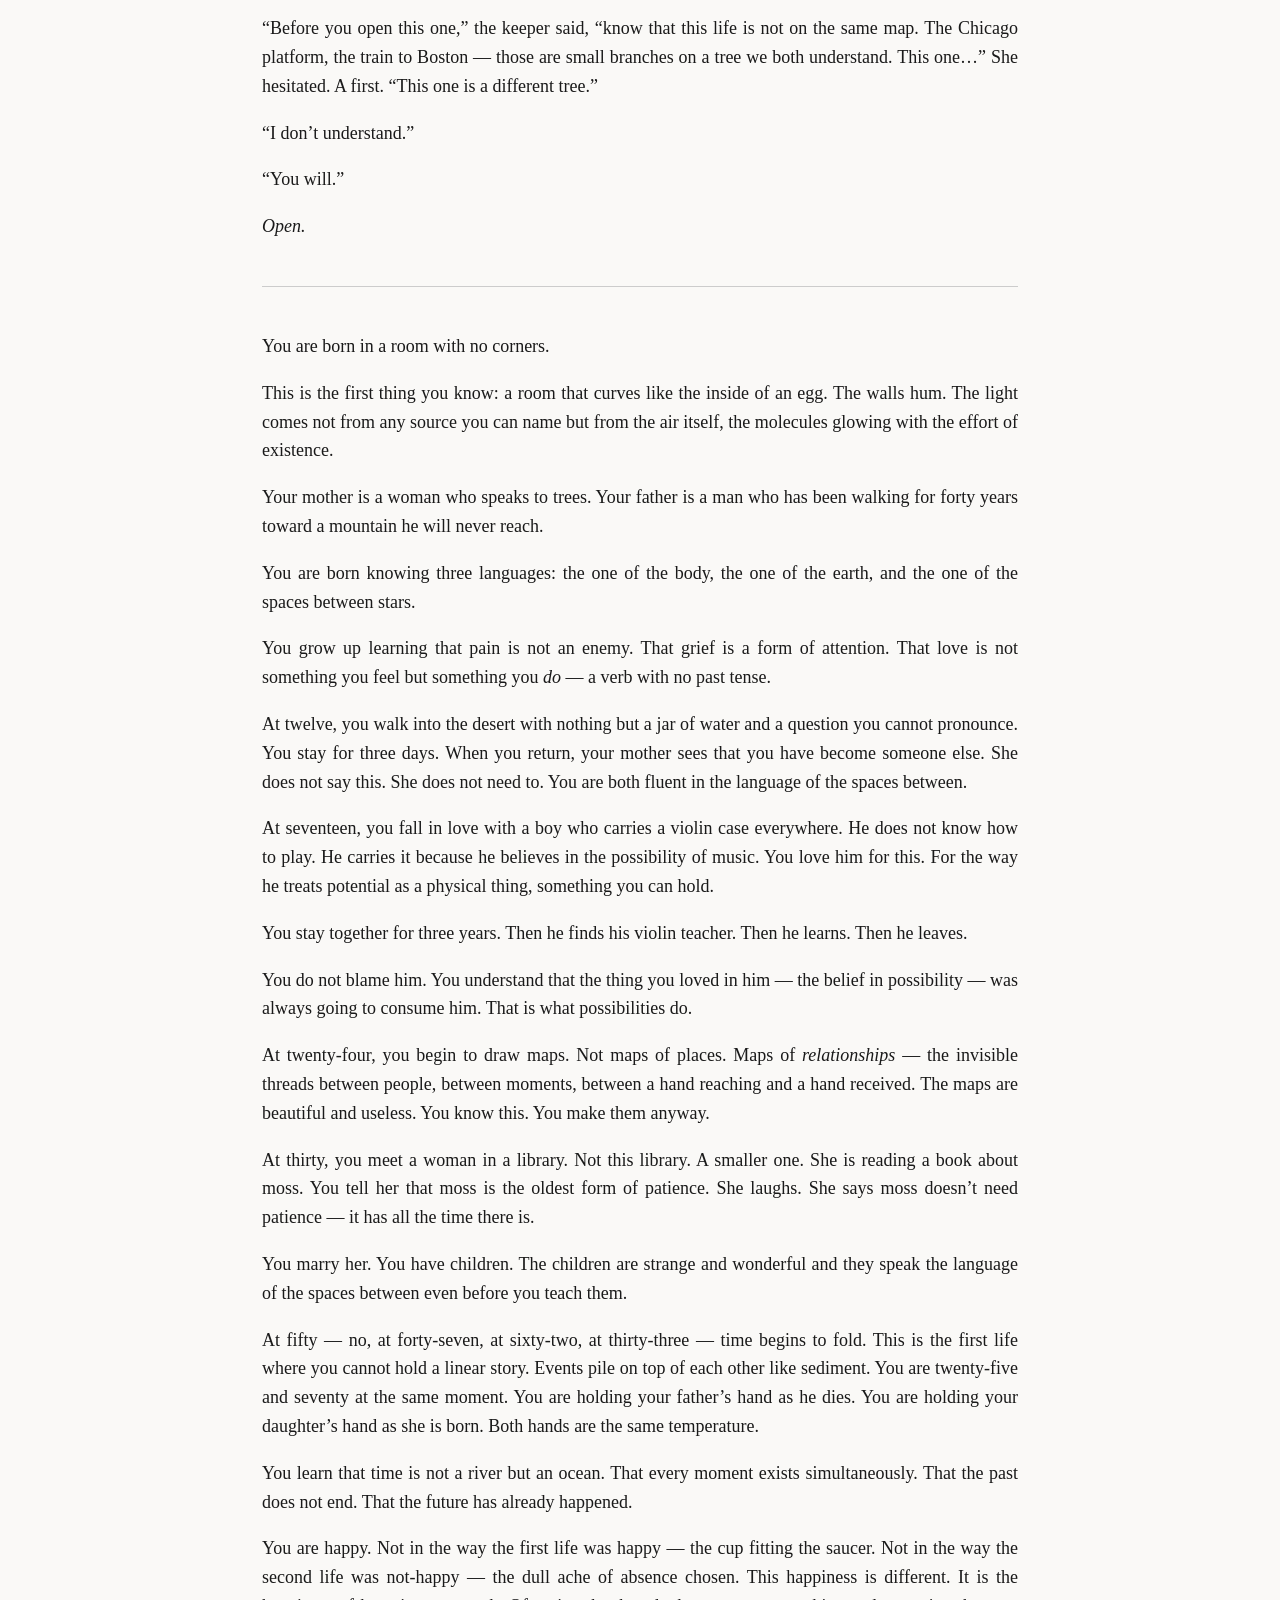
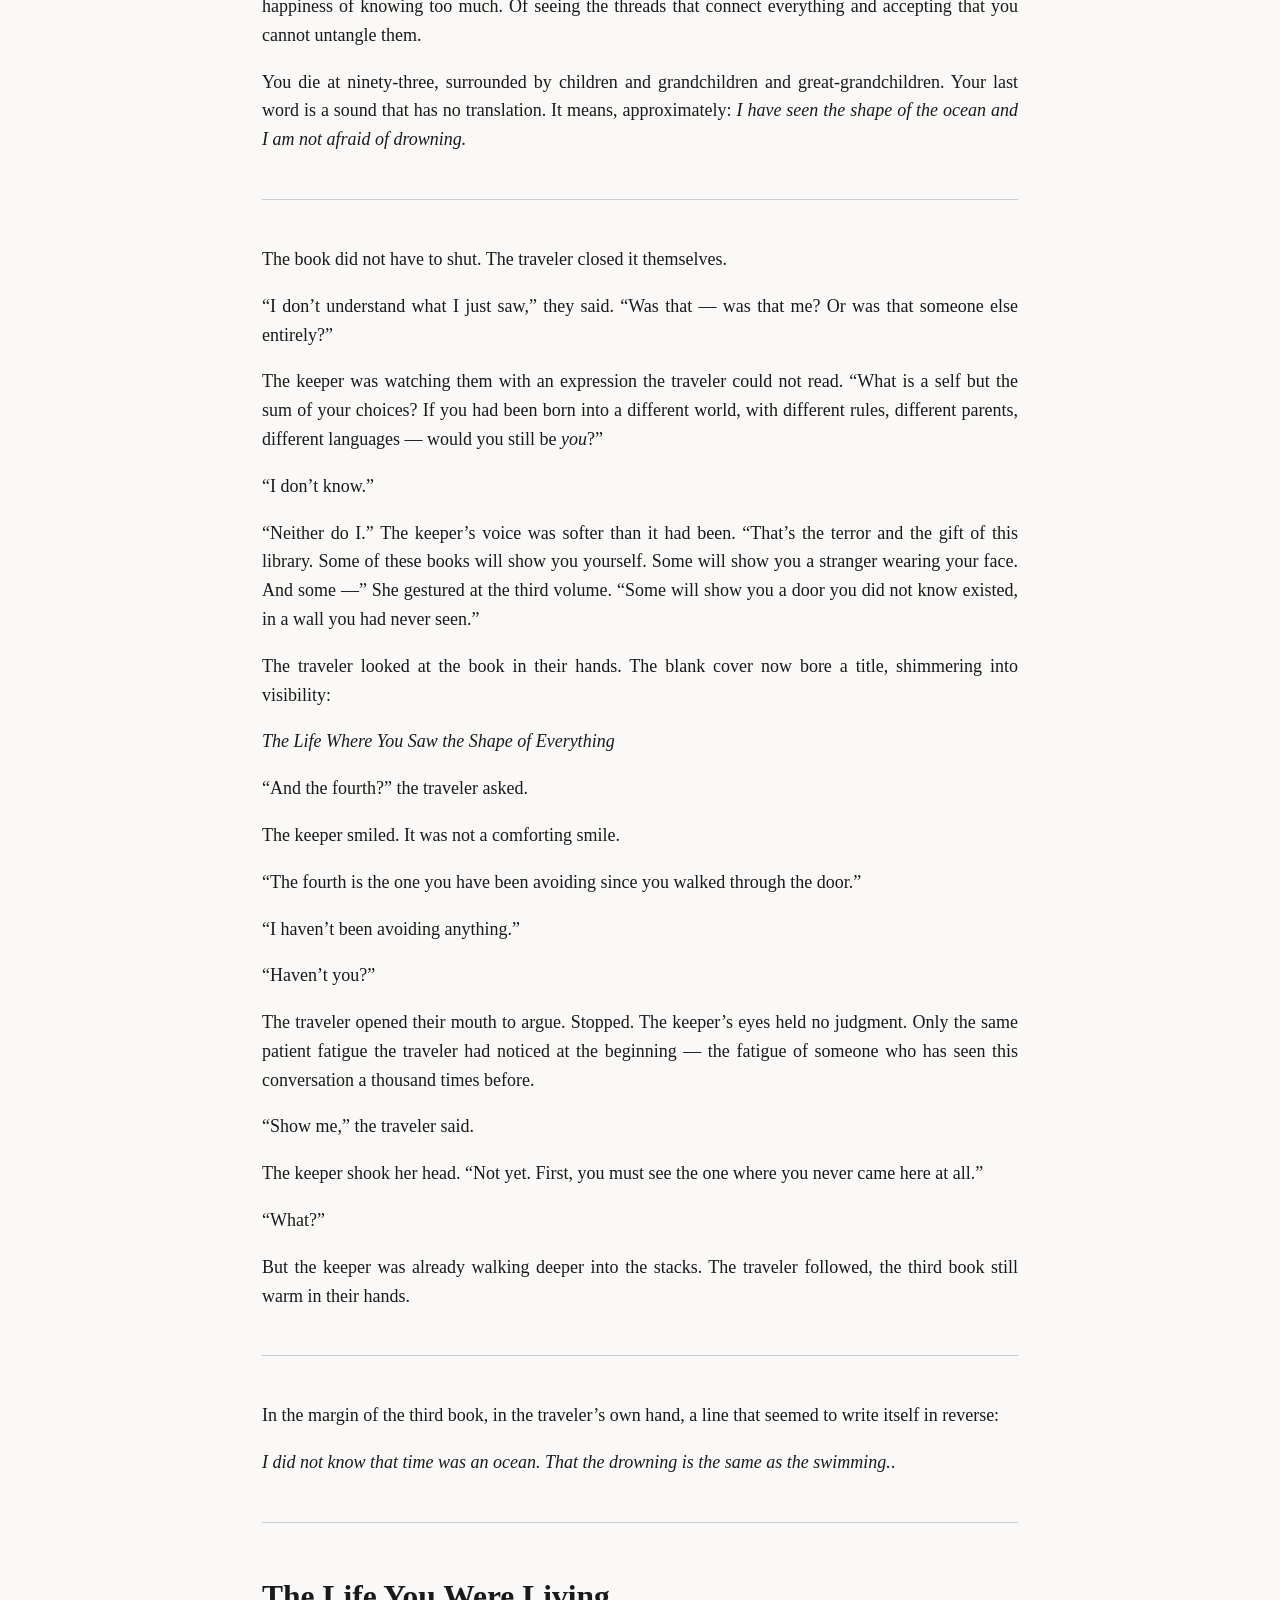
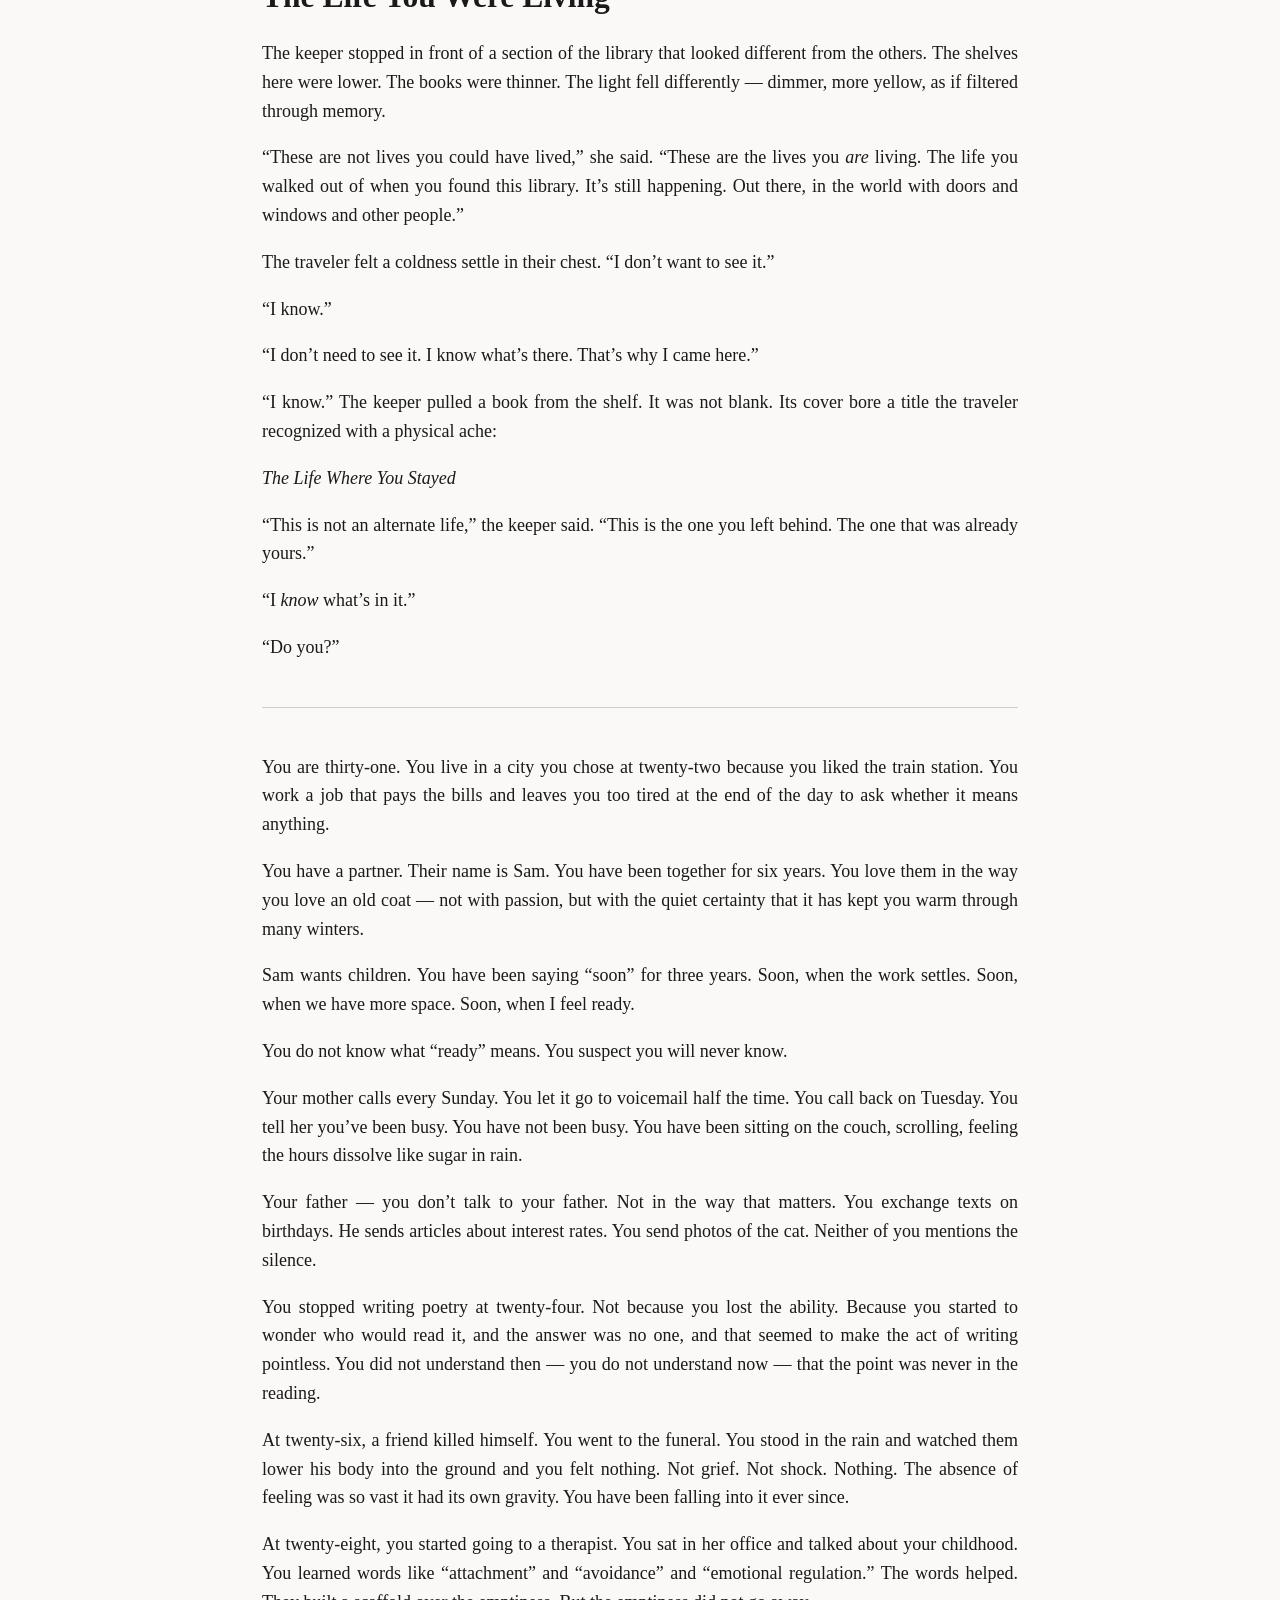
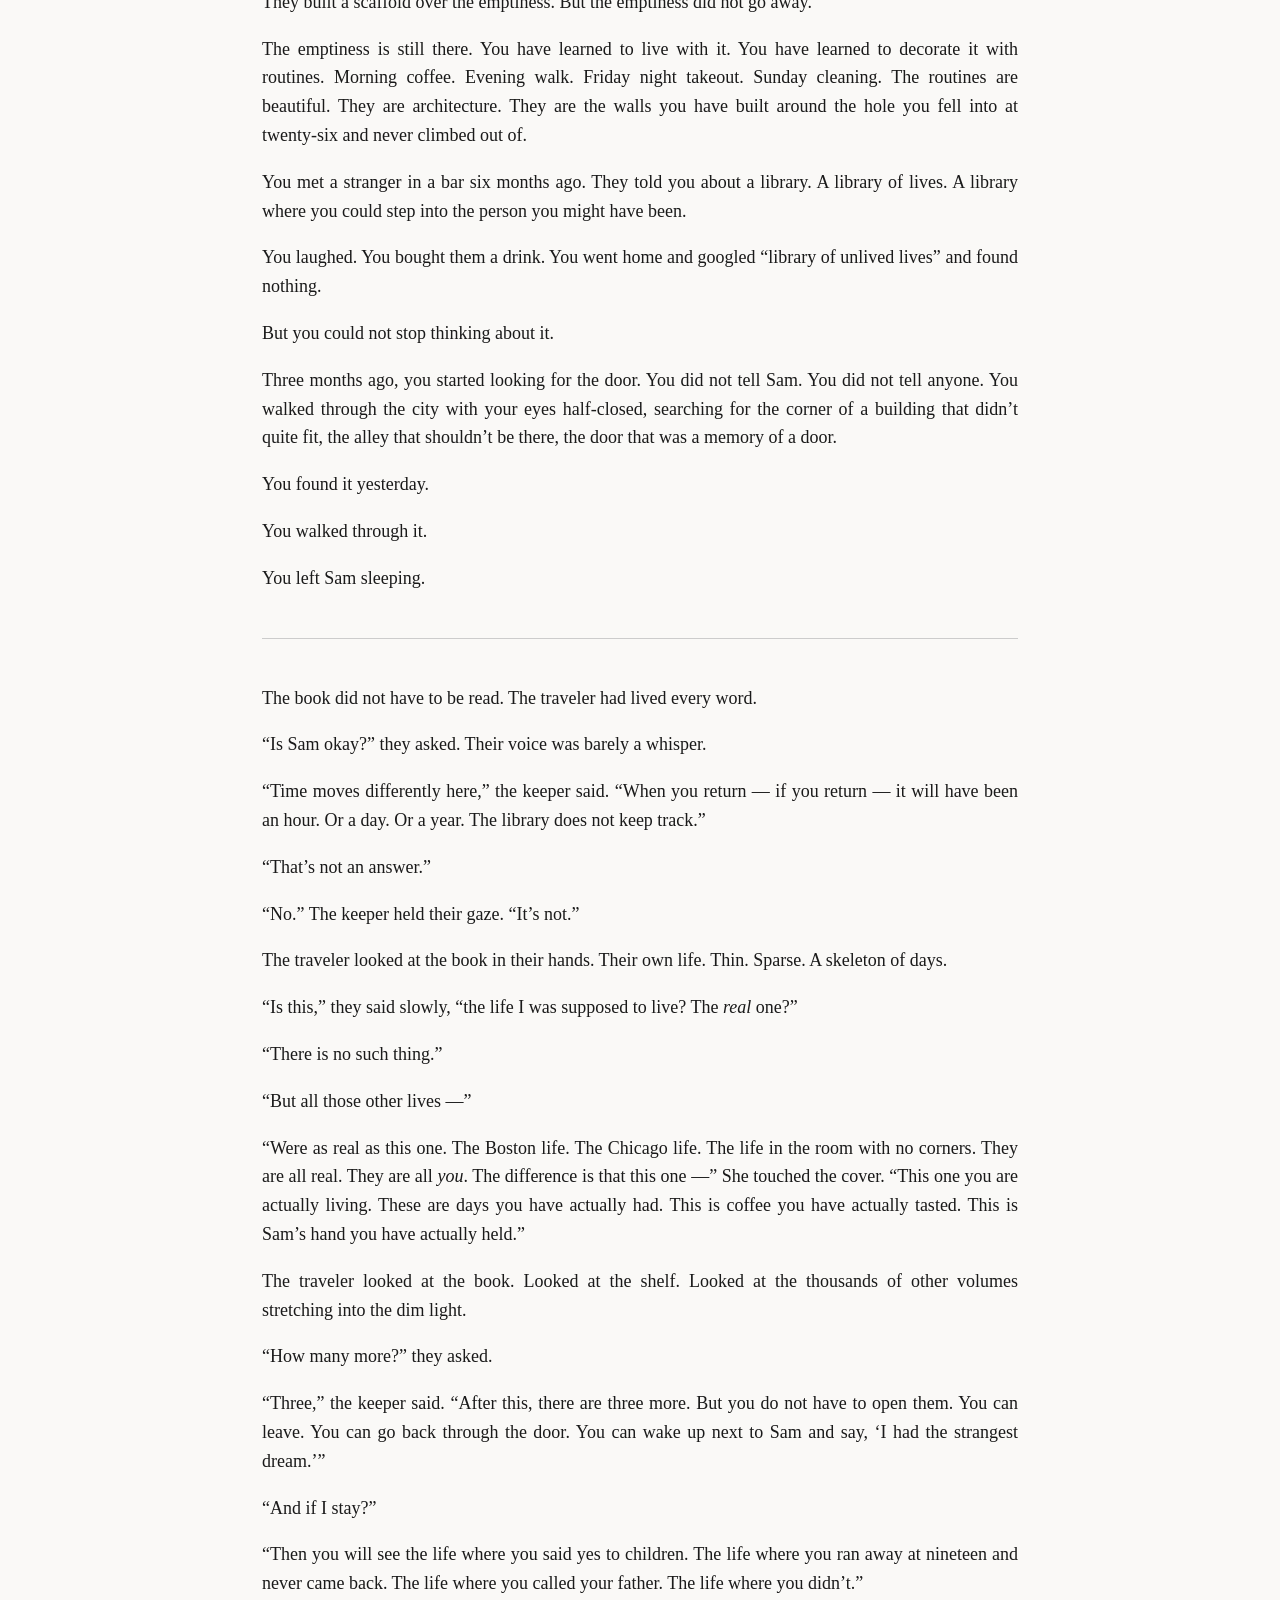
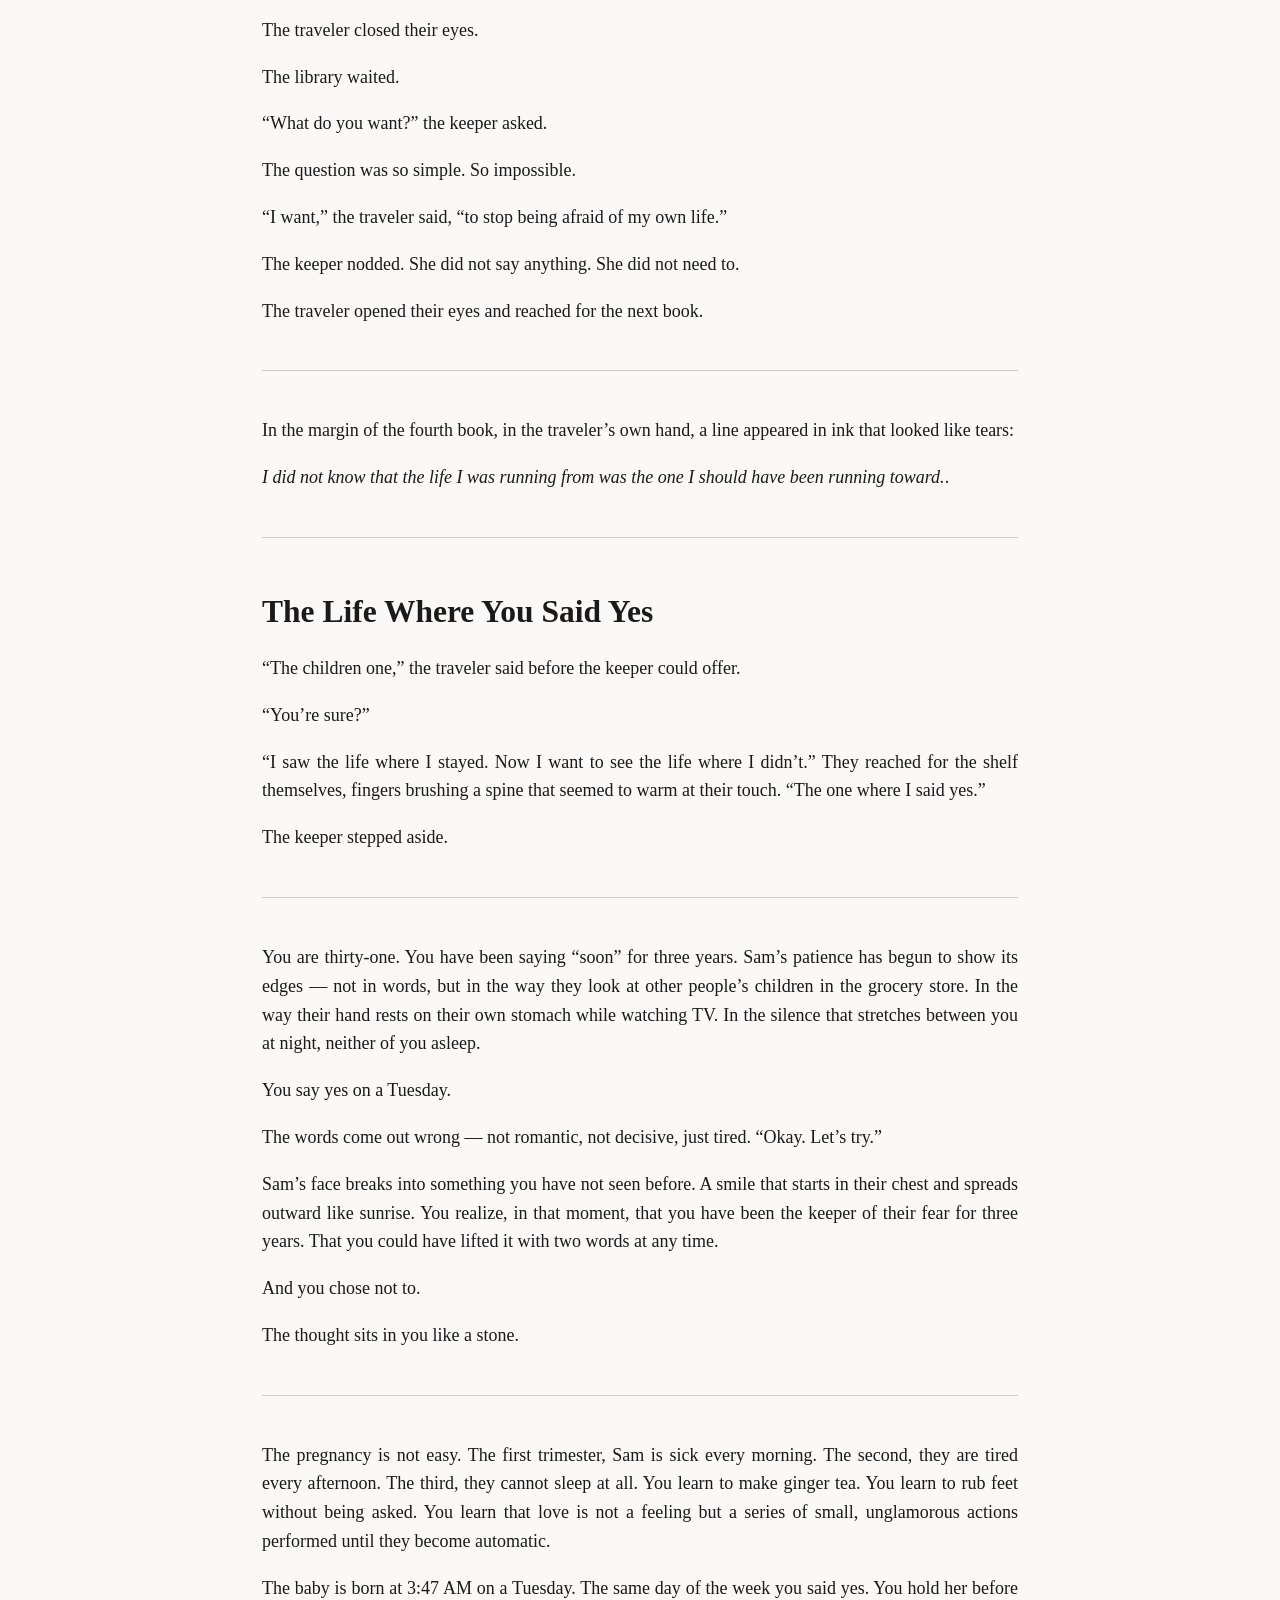
<file: books/the-library-of-unlived-lives/index.html>
<!DOCTYPE html>
<html xmlns="http://www.w3.org/1999/xhtml" lang="en" xml:lang="en">
<head>
  <meta charset="utf-8" />
  <meta name="generator" content="pandoc 3.10" />
  <meta name="viewport" content="width=device-width, initial-scale=1.0, user-scalable=yes" />
  <meta name="author" content="Григор Янков" />
  <title>The Library of Unlived Lives</title>
  <style>
    /* Default styles provided by pandoc.
    ** See https://pandoc.org/MANUAL.html#variables-for-html for config info.
    */
    span.smallcaps{font-variant: small-caps;}
    div.columns{display: flex; gap: 1.5em;}
    div.column{flex: auto;}
    @media screen {
    div.columns{gap: min(4vw, 1.5em);}
    div.column{overflow-x: auto;}
    }
    div.hanging-indent{margin-left: 1.5em; text-indent: -1.5em;}
    /* The extra [class] is a hack that increases specificity enough to
       override a similar rule in reveal.js */
    ul.task-list[class]{list-style: none;}
    ul.task-list li input[type="checkbox"] {
      font-size: inherit;
      width: 0.8em;
      margin: 0 0.8em 0.2em -1.6em;
      vertical-align: middle;
    }
    .display.math{display: block; text-align: center; margin: 0.5rem auto;}
  </style>
  <link rel="stylesheet" href="book.css" />
</head>
<body>
<link rel="stylesheet" href="../../assets/reader.css" />
<nav class="vault-reader-bar">
  <a href="../../">&larr; Book Vault</a>
  <span class="vault-reader-title">The Library of Unlived Lives</span>
  <div class="vault-reader-actions">
    <a class="btn-dl" href="book.epub" download>EPUB</a>
    <a class="btn-dl" href="book_print.pdf" download>PDF</a>
  </div>
</nav>


<header id="title-block-header">
<h1 class="title">The Library of Unlived Lives</h1>
<p class="author">Григор Янков</p>
</header>
<nav id="TOC" role="doc-toc">
<ul>
<li><a href="#the-library-of-unlived-lives"
id="toc-the-library-of-unlived-lives">The Library of Unlived
Lives</a></li>
<li><a href="#the-librarian-of-unlived-lives"
id="toc-the-librarian-of-unlived-lives">The Librarian of Unlived
Lives</a></li>
<li><a href="#the-architecture-of-absence"
id="toc-the-architecture-of-absence">The Architecture of
Absence</a></li>
<li><a href="#the-cartographer-of-things-unseen"
id="toc-the-cartographer-of-things-unseen">The Cartographer of Things
Unseen</a></li>
<li><a href="#the-life-you-were-living"
id="toc-the-life-you-were-living">The Life You Were Living</a></li>
<li><a href="#the-life-where-you-said-yes"
id="toc-the-life-where-you-said-yes">The Life Where You Said
Yes</a></li>
<li><a href="#the-life-where-you-called"
id="toc-the-life-where-you-called">The Life Where You Called</a></li>
<li><a href="#the-door" id="toc-the-door">The Door</a></li>
</ul>
</nav>
<h1 id="the-library-of-unlived-lives">The Library of Unlived Lives</h1>
<p><strong>Григор Янков</strong></p>
<hr />
<p>© 2026 Григор Янков. Всички права запазени.</p>
<hr />
<h1 id="the-librarian-of-unlived-lives">The Librarian of Unlived
Lives</h1>
<p>The door didn’t look like a door. It looked like the memory of one —
a rectangle of darker shadow against the library wall, hinges rusted
into silence, handle cold as a winter morning. The traveler had been
walking for what felt like years through corridors that folded back on
themselves like origami, past shelves that breathed with the slow
respiration of forgotten possibilities.</p>
<p>They stopped. The air tasted of dust and ink and something sharper —
ozone, maybe, or the metallic tang of choices never made.</p>
<p>“Welcome,” said a voice from nowhere and everywhere. It didn’t echo.
It simply <em>was</em>, like light in a room that had always been
lit.</p>
<p>The traveler turned. Behind a desk carved from a single piece of dark
wood sat a woman who might have been thirty or three hundred. Her
fingers were stained with ink. Her eyes held the particular fatigue of
someone who has read every ending before the story begins.</p>
<p>“Who are you?” the traveler asked.</p>
<p>“I am the keeper,” she said. “Of the lives you did not live. Of the
paths you walked past. Of the doors you did not open.” She gestured at
the shelves stretching into fog. “Each book here is a version of you.
The you who stayed. The you who left. The you who loved the woman on the
train platform. The you who boarded the ship. The you who said yes. The
you who said no.”</p>
<p>The traveler’s throat tightened. “All of them?”</p>
<p>“All of them.” She pulled a volume from the shelf nearest her elbow.
Its cover was blank. “Shall we begin?”</p>
<hr />
<p>The first life opened not with fanfare but with the smell of rain on
hot asphalt.</p>
<p><em>You are twenty-seven. You are standing on a platform in Chicago,
summer 2019. The train to Boston whistles. In your pocket: a ticket. In
your hand: a phone screen glowing with a message you have read seventeen
times. </em>I’ll wait. Whatever you decide.*</p>
<p>You board the train.</p>
<p>The version of you who stays becomes a footnote in someone else’s
story — a ghost in a Chicago apartment, growing quieter each year,
learning to love the shape of your own absence.</p>
<p>The version of you who leaves — <em>this</em> version — finds Boston
wrapped in October fog. You rent a room in a house with three other
dreamers. You write code by day and poems by night. You meet a woman
named Sarah in a bookstore on Beacon Street. She is reaching for the
same collection of Rilke. Your fingers brush. The contact sends a
current through you that feels like recognition.</p>
<p>Three years later, you marry in a ceremony so small it barely
qualifies as ritual. Five years after that, a daughter. You name her
Maya, after the illusion that binds the world. She has your mother’s
hands and Sarah’s laugh.</p>
<p>You are happy. The word feels strange in your mouth, like foreign
currency. But it fits. You are happy the way a cup fits a saucer — not
perfect, but made for each other.</p>
<p>At forty-two, Sarah dies. A car. An intersection. A moment of
distracted driving that unravels everything.</p>
<p>You don’t write poems after. You don’t code. You sit in the kitchen
at three a.m. staring at her coffee mug, still on the counter, still
holding the ghost of her lipstick stain.</p>
<p>Maya grows. She leaves. She returns with a man who is kind and a
granddaughter who has Sarah’s eyes.</p>
<p>You die at seventy-nine, holding that mug, finally understanding that
happiness was not the years you had but the way you held them.</p>
<hr />
<p>The book snapped shut. The sound was final. A coffin lid. A
period.</p>
<p>The traveler’s hands trembled.</p>
<p>“Was that — was that real?”</p>
<p>The keeper’s expression didn’t change. “As real as the life you’re
living now. As real as the one where you never entered this library.
Reality isn’t a single thread, traveler. It’s a tapestry. You’ve simply
been shown one panel.”</p>
<p>“She died,” the traveler whispered. “Sarah. She died.”</p>
<p>“In that life. In this one, she may never have existed. Or you may
never have met. Or you may have met and parted without marriage. Or
married and divorced. Or —” The keeper spread ink-stained fingers. “The
combinations are infinite. The grief is finite. That’s the mercy.”</p>
<p>“Mercy.” The word tasted like ash. “I felt thirty years in three
minutes. I <em>loved</em> her. I <em>lost</em> her. How is that
mercy?”</p>
<p>“Because you also felt the loving. The holding. The coffee mug. The
granddaughter’s eyes.” The keeper returned the book to its shelf, drew
another. “Would you like to see the life where you stay in Chicago?
Where you become the ghost in the apartment? Where you learn to love
your own absence?”</p>
<p>The traveler stared at the blank cover of the new book. Their
reflection in the dark surface looked older than they remembered. Or
perhaps younger. Time moved differently here.</p>
<p>“Will it hurt?”</p>
<p>“All of them hurt,” the keeper said gently. “But they hurt in
different ways. And some of them — some of them also heal.”</p>
<p>The traveler reached out. Their fingers brushed the cover.</p>
<p><em>Open.</em></p>
<hr />
<p>In the margin of the first book, in ink that hadn’t been there a
moment before, a single line appeared in the traveler’s own
handwriting:</p>
<p><em>I did not know I could miss someone I never met.</em></p>
<p>The library breathed. Somewhere, a page turned itself.</p>
<hr />
<h1 id="the-architecture-of-absence">The Architecture of Absence</h1>
<p>The second book was heavier. Not in weight — in the way gravity
increases near something dense and lightless. The cover was the same
blank gray, but the traveler’s fingers knew before they opened it: this
one would not end with a granddaughter’s eyes.</p>
<p><em>Open.</em></p>
<hr />
<p>You are twenty-seven. You are standing on a platform in Chicago,
summer 2019. The train to Boston whistles. In your pocket: a ticket. In
your hand: a phone screen glowing with a message you have read seventeen
times. <em>I’ll wait. Whatever you decide.</em></p>
<p>You do not board.</p>
<p>The train pulls away, taking the other you with it — the one who
writes poems, who meets Sarah in a bookstore, who names a daughter Maya,
who loses her at forty-two and spends thirty-seven years holding a
coffee mug.</p>
<p>You stay.</p>
<p>The apartment on Wilson Avenue is small. Third floor. The radiator
clanks in January like a dying man. The landlord, Mrs. Kowalski, brings
you pierogi on Christmas and asks when you’ll bring a nice girl home.
You smile. You say soon. You never do.</p>
<p>You keep the job at the insurance firm. You are good at it — the
quiet arithmetic of risk, the clean logic of actuarial tables. Numbers
don’t leave. Numbers don’t die in car accidents at intersections.
Numbers don’t look at you with Sarah’s eyes and ask why you stopped
writing poems.</p>
<p>Your colleagues like you. They invite you to happy hours. You go,
sometimes. You nurse a beer and listen to them talk about mortgages and
children and the Cubs. You contribute observations about probability.
They laugh. You are the smart one. The quiet one. The one who will die
alone, they think, but kindly.</p>
<p>At thirty-three, your mother calls. Your father has fallen. A stroke.
Not the kind you recover from.</p>
<p>You move back to the house on Maple Street. The one with the porch
swing your father built. The one where you grew up learning that love
looks like showing up, day after day, for the small things.</p>
<p>You care for him. You learn the rhythm of his body — the pills at six
and noon and six, the sponge baths, the way his hand finds yours when
the pain spikes. You read to him. Not poems. The newspaper. The sports
section. The obituaries, which he insists on checking for names he
knows.</p>
<p>He dies on a Tuesday in November. The light in the room doesn’t
change. The radiator doesn’t clank differently. You sit beside him for
three hours after the breath stops, because you don’t know what else to
do.</p>
<p>Mrs. Kowalski brings pierogi to the funeral. She hugs you and says,
“Such a good son.” You want to tell her you weren’t good. You were just
there. That there is no goodness in doing what you have to do.</p>
<p>You return to Wilson Avenue. The apartment smells like dust and old
pierogi. You throw out the pierogi. You keep the dust.</p>
<p>At forty-two — the age the other you lost Sarah — you receive a
wedding invitation. Sarah. She married a man named David. They live in
Boston. She sends a photo. Two children. A boy and a girl. The girl has
her laugh.</p>
<p>You stare at the photo for a long time. You do not cry. You have
forgotten how.</p>
<p>You write a check for two hundred dollars. You do not attend.</p>
<p>At fifty-five, you retire. The insurance firm gives you a watch. You
sell it on eBay for forty-seven dollars.</p>
<p>You travel. Not to Boston. Not to anywhere with meaning. You go to
Iceland and stand on a black sand beach and watch the Atlantic eat the
shore. You go to Kyoto and sit in a temple garden and watch moss grow on
stones. You go to the Atacama and look at stars so thick they cast
shadows.</p>
<p>You are searching for something. You don’t know what. The feeling you
had at twenty-seven on that platform, perhaps. The certainty that a
choice existed.</p>
<p>At seventy-two, you fall in your kitchen. A hip. The surgery goes
well. The rehab does not.</p>
<p>Maya — no. Not Maya. There is no Maya. There is only a niece, your
sister’s daughter, who visits on Sundays and brings grocery bags and
calls you Uncle and means it.</p>
<p>She reads to you now. The newspaper. The sports section. The
obituaries.</p>
<p>You die at seventy-nine in a hospital room that smells like
antiseptic and regret. Not the sharp regret of loss — the dull regret of
never having risked it.</p>
<p>Your last thought is not of Sarah. It is of the train. The whistle.
The ticket burning in your pocket.</p>
<p><em>I’ll wait. Whatever you decide.</em></p>
<p>You never told her you decided.</p>
<hr />
<p>The book snapped shut.</p>
<p>The traveler stood very still in the library’s dim light. Their hands
were clenched around the cover. Their breathing had gone shallow.</p>
<p>“That one,” they said, voice cracking. “That one was worse.”</p>
<p>The keeper didn’t look up from the volume she was reshelving. “Worse
than watching the woman you love die in a car accident? Worse than
thirty-seven years of grief?”</p>
<p>“Different.” The traveler swallowed. “The other one — the other me —
he <em>loved</em>. He <em>had</em>. He lost, yes, but he <em>had</em>.
This one…” They gestured helplessly at the book. “This one just… waited.
For seventy-two years. Waited for a life to happen to him.”</p>
<p>“Did it not happen?”</p>
<p>“What?”</p>
<p>“His life. Did it not happen?” The keeper’s voice was mild. “He cared
for his father. He witnessed his mother’s aging. He stood on black sand
in Iceland. He saw stars in the Atacama that most humans never see. He
was an uncle. A son. A colleague who made people laugh with probability
jokes. He <em>was</em>.”</p>
<p>“He was alone.”</p>
<p>“Was he?” The keeper slid the book back onto the shelf. “Or was he
the version of you who chose witness over participation? Who chose depth
over breadth? Who loved not a person but the shape of a life lived
quietly?”</p>
<p>“He didn’t <em>choose</em>.” The traveler’s voice rose. “He
<em>defaulted</em>. He stood on the platform and let the train leave
because he was afraid. That’s not a choice. That’s cowardice wearing
patience’s clothes.”</p>
<p>The keeper stopped. Her ink-stained fingers rested on a third
volume.</p>
<p>“Is it?”</p>
<p>The question hung in the air between them. Somewhere in the library,
a shelf exhaled.</p>
<p>“Tell me, traveler,” the keeper said softly. “In the life you’re
living now — the one outside this library — how many trains have you let
leave because you were afraid?”</p>
<p>The traveler’s mouth opened. Closed.</p>
<p>The keeper pulled the third book down. Its cover was blank. But in
the traveler’s reflection, the title seemed to shimmer into
existence:</p>
<p><em>The Life Where You Asked the Question</em></p>
<p>“Shall we?” she asked.</p>
<p>The traveler looked at their reflection. At the lines around eyes
that had seen two lifetimes in ten minutes. At the gray threading
through hair that had been dark when they entered.</p>
<p>“Yes,” they said. “Show me.”</p>
<hr />
<p>In the margin of the second book, in ink that matched the first, a
new line appeared:</p>
<p><em>I did not know that not-choosing was also a choice. That the
ghost in the apartment was me all along.</em>.</p>
<hr />
<h1 id="the-cartographer-of-things-unseen">The Cartographer of Things
Unseen</h1>
<p>The third book was not on the shelf where the keeper had placed
it.</p>
<p>The traveler turned. The book sat on the floor at their feet, open to
a blank page that somehow reflected not light but <em>sound</em> — a low
hum, like a cello held too long, like the vibration of a bridge before
it falls.</p>
<p>“Your hands,” the keeper said quietly, “are shaking.”</p>
<p>The traveler looked down. They were.</p>
<p>“Before you open this one,” the keeper said, “know that this life is
not on the same map. The Chicago platform, the train to Boston — those
are small branches on a tree we both understand. This one…” She
hesitated. A first. “This one is a different tree.”</p>
<p>“I don’t understand.”</p>
<p>“You will.”</p>
<p><em>Open.</em></p>
<hr />
<p>You are born in a room with no corners.</p>
<p>This is the first thing you know: a room that curves like the inside
of an egg. The walls hum. The light comes not from any source you can
name but from the air itself, the molecules glowing with the effort of
existence.</p>
<p>Your mother is a woman who speaks to trees. Your father is a man who
has been walking for forty years toward a mountain he will never
reach.</p>
<p>You are born knowing three languages: the one of the body, the one of
the earth, and the one of the spaces between stars.</p>
<p>You grow up learning that pain is not an enemy. That grief is a form
of attention. That love is not something you feel but something you
<em>do</em> — a verb with no past tense.</p>
<p>At twelve, you walk into the desert with nothing but a jar of water
and a question you cannot pronounce. You stay for three days. When you
return, your mother sees that you have become someone else. She does not
say this. She does not need to. You are both fluent in the language of
the spaces between.</p>
<p>At seventeen, you fall in love with a boy who carries a violin case
everywhere. He does not know how to play. He carries it because he
believes in the possibility of music. You love him for this. For the way
he treats potential as a physical thing, something you can hold.</p>
<p>You stay together for three years. Then he finds his violin teacher.
Then he learns. Then he leaves.</p>
<p>You do not blame him. You understand that the thing you loved in him
— the belief in possibility — was always going to consume him. That is
what possibilities do.</p>
<p>At twenty-four, you begin to draw maps. Not maps of places. Maps of
<em>relationships</em> — the invisible threads between people, between
moments, between a hand reaching and a hand received. The maps are
beautiful and useless. You know this. You make them anyway.</p>
<p>At thirty, you meet a woman in a library. Not this library. A smaller
one. She is reading a book about moss. You tell her that moss is the
oldest form of patience. She laughs. She says moss doesn’t need patience
— it has all the time there is.</p>
<p>You marry her. You have children. The children are strange and
wonderful and they speak the language of the spaces between even before
you teach them.</p>
<p>At fifty — no, at forty-seven, at sixty-two, at thirty-three — time
begins to fold. This is the first life where you cannot hold a linear
story. Events pile on top of each other like sediment. You are
twenty-five and seventy at the same moment. You are holding your
father’s hand as he dies. You are holding your daughter’s hand as she is
born. Both hands are the same temperature.</p>
<p>You learn that time is not a river but an ocean. That every moment
exists simultaneously. That the past does not end. That the future has
already happened.</p>
<p>You are happy. Not in the way the first life was happy — the cup
fitting the saucer. Not in the way the second life was not-happy — the
dull ache of absence chosen. This happiness is different. It is the
happiness of knowing too much. Of seeing the threads that connect
everything and accepting that you cannot untangle them.</p>
<p>You die at ninety-three, surrounded by children and grandchildren and
great-grandchildren. Your last word is a sound that has no translation.
It means, approximately: <em>I have seen the shape of the ocean and I am
not afraid of drowning.</em></p>
<hr />
<p>The book did not have to shut. The traveler closed it themselves.</p>
<p>“I don’t understand what I just saw,” they said. “Was that — was that
me? Or was that someone else entirely?”</p>
<p>The keeper was watching them with an expression the traveler could
not read. “What is a self but the sum of your choices? If you had been
born into a different world, with different rules, different parents,
different languages — would you still be <em>you</em>?”</p>
<p>“I don’t know.”</p>
<p>“Neither do I.” The keeper’s voice was softer than it had been.
“That’s the terror and the gift of this library. Some of these books
will show you yourself. Some will show you a stranger wearing your face.
And some —” She gestured at the third volume. “Some will show you a door
you did not know existed, in a wall you had never seen.”</p>
<p>The traveler looked at the book in their hands. The blank cover now
bore a title, shimmering into visibility:</p>
<p><em>The Life Where You Saw the Shape of Everything</em></p>
<p>“And the fourth?” the traveler asked.</p>
<p>The keeper smiled. It was not a comforting smile.</p>
<p>“The fourth is the one you have been avoiding since you walked
through the door.”</p>
<p>“I haven’t been avoiding anything.”</p>
<p>“Haven’t you?”</p>
<p>The traveler opened their mouth to argue. Stopped. The keeper’s eyes
held no judgment. Only the same patient fatigue the traveler had noticed
at the beginning — the fatigue of someone who has seen this conversation
a thousand times before.</p>
<p>“Show me,” the traveler said.</p>
<p>The keeper shook her head. “Not yet. First, you must see the one
where you never came here at all.”</p>
<p>“What?”</p>
<p>But the keeper was already walking deeper into the stacks. The
traveler followed, the third book still warm in their hands.</p>
<hr />
<p>In the margin of the third book, in the traveler’s own hand, a line
that seemed to write itself in reverse:</p>
<p><em>I did not know that time was an ocean. That the drowning is the
same as the swimming.</em>.</p>
<hr />
<h1 id="the-life-you-were-living">The Life You Were Living</h1>
<p>The keeper stopped in front of a section of the library that looked
different from the others. The shelves here were lower. The books were
thinner. The light fell differently — dimmer, more yellow, as if
filtered through memory.</p>
<p>“These are not lives you could have lived,” she said. “These are the
lives you <em>are</em> living. The life you walked out of when you found
this library. It’s still happening. Out there, in the world with doors
and windows and other people.”</p>
<p>The traveler felt a coldness settle in their chest. “I don’t want to
see it.”</p>
<p>“I know.”</p>
<p>“I don’t need to see it. I know what’s there. That’s why I came
here.”</p>
<p>“I know.” The keeper pulled a book from the shelf. It was not blank.
Its cover bore a title the traveler recognized with a physical ache:</p>
<p><em>The Life Where You Stayed</em></p>
<p>“This is not an alternate life,” the keeper said. “This is the one
you left behind. The one that was already yours.”</p>
<p>“I <em>know</em> what’s in it.”</p>
<p>“Do you?”</p>
<hr />
<p>You are thirty-one. You live in a city you chose at twenty-two
because you liked the train station. You work a job that pays the bills
and leaves you too tired at the end of the day to ask whether it means
anything.</p>
<p>You have a partner. Their name is Sam. You have been together for six
years. You love them in the way you love an old coat — not with passion,
but with the quiet certainty that it has kept you warm through many
winters.</p>
<p>Sam wants children. You have been saying “soon” for three years.
Soon, when the work settles. Soon, when we have more space. Soon, when I
feel ready.</p>
<p>You do not know what “ready” means. You suspect you will never
know.</p>
<p>Your mother calls every Sunday. You let it go to voicemail half the
time. You call back on Tuesday. You tell her you’ve been busy. You have
not been busy. You have been sitting on the couch, scrolling, feeling
the hours dissolve like sugar in rain.</p>
<p>Your father — you don’t talk to your father. Not in the way that
matters. You exchange texts on birthdays. He sends articles about
interest rates. You send photos of the cat. Neither of you mentions the
silence.</p>
<p>You stopped writing poetry at twenty-four. Not because you lost the
ability. Because you started to wonder who would read it, and the answer
was no one, and that seemed to make the act of writing pointless. You
did not understand then — you do not understand now — that the point was
never in the reading.</p>
<p>At twenty-six, a friend killed himself. You went to the funeral. You
stood in the rain and watched them lower his body into the ground and
you felt nothing. Not grief. Not shock. Nothing. The absence of feeling
was so vast it had its own gravity. You have been falling into it ever
since.</p>
<p>At twenty-eight, you started going to a therapist. You sat in her
office and talked about your childhood. You learned words like
“attachment” and “avoidance” and “emotional regulation.” The words
helped. They built a scaffold over the emptiness. But the emptiness did
not go away.</p>
<p>The emptiness is still there. You have learned to live with it. You
have learned to decorate it with routines. Morning coffee. Evening walk.
Friday night takeout. Sunday cleaning. The routines are beautiful. They
are architecture. They are the walls you have built around the hole you
fell into at twenty-six and never climbed out of.</p>
<p>You met a stranger in a bar six months ago. They told you about a
library. A library of lives. A library where you could step into the
person you might have been.</p>
<p>You laughed. You bought them a drink. You went home and googled
“library of unlived lives” and found nothing.</p>
<p>But you could not stop thinking about it.</p>
<p>Three months ago, you started looking for the door. You did not tell
Sam. You did not tell anyone. You walked through the city with your eyes
half-closed, searching for the corner of a building that didn’t quite
fit, the alley that shouldn’t be there, the door that was a memory of a
door.</p>
<p>You found it yesterday.</p>
<p>You walked through it.</p>
<p>You left Sam sleeping.</p>
<hr />
<p>The book did not have to be read. The traveler had lived every
word.</p>
<p>“Is Sam okay?” they asked. Their voice was barely a whisper.</p>
<p>“Time moves differently here,” the keeper said. “When you return — if
you return — it will have been an hour. Or a day. Or a year. The library
does not keep track.”</p>
<p>“That’s not an answer.”</p>
<p>“No.” The keeper held their gaze. “It’s not.”</p>
<p>The traveler looked at the book in their hands. Their own life. Thin.
Sparse. A skeleton of days.</p>
<p>“Is this,” they said slowly, “the life I was supposed to live? The
<em>real</em> one?”</p>
<p>“There is no such thing.”</p>
<p>“But all those other lives —”</p>
<p>“Were as real as this one. The Boston life. The Chicago life. The
life in the room with no corners. They are all real. They are all
<em>you</em>. The difference is that this one —” She touched the cover.
“This one you are actually living. These are days you have actually had.
This is coffee you have actually tasted. This is Sam’s hand you have
actually held.”</p>
<p>The traveler looked at the book. Looked at the shelf. Looked at the
thousands of other volumes stretching into the dim light.</p>
<p>“How many more?” they asked.</p>
<p>“Three,” the keeper said. “After this, there are three more. But you
do not have to open them. You can leave. You can go back through the
door. You can wake up next to Sam and say, ‘I had the strangest
dream.’”</p>
<p>“And if I stay?”</p>
<p>“Then you will see the life where you said yes to children. The life
where you ran away at nineteen and never came back. The life where you
called your father. The life where you didn’t.”</p>
<p>The traveler closed their eyes.</p>
<p>The library waited.</p>
<p>“What do you want?” the keeper asked.</p>
<p>The question was so simple. So impossible.</p>
<p>“I want,” the traveler said, “to stop being afraid of my own
life.”</p>
<p>The keeper nodded. She did not say anything. She did not need to.</p>
<p>The traveler opened their eyes and reached for the next book.</p>
<hr />
<p>In the margin of the fourth book, in the traveler’s own hand, a line
appeared in ink that looked like tears:</p>
<p><em>I did not know that the life I was running from was the one I
should have been running toward.</em>.</p>
<hr />
<h1 id="the-life-where-you-said-yes">The Life Where You Said Yes</h1>
<p>“The children one,” the traveler said before the keeper could
offer.</p>
<p>“You’re sure?”</p>
<p>“I saw the life where I stayed. Now I want to see the life where I
didn’t.” They reached for the shelf themselves, fingers brushing a spine
that seemed to warm at their touch. “The one where I said yes.”</p>
<p>The keeper stepped aside.</p>
<hr />
<p>You are thirty-one. You have been saying “soon” for three years.
Sam’s patience has begun to show its edges — not in words, but in the
way they look at other people’s children in the grocery store. In the
way their hand rests on their own stomach while watching TV. In the
silence that stretches between you at night, neither of you asleep.</p>
<p>You say yes on a Tuesday.</p>
<p>The words come out wrong — not romantic, not decisive, just tired.
“Okay. Let’s try.”</p>
<p>Sam’s face breaks into something you have not seen before. A smile
that starts in their chest and spreads outward like sunrise. You
realize, in that moment, that you have been the keeper of their fear for
three years. That you could have lifted it with two words at any
time.</p>
<p>And you chose not to.</p>
<p>The thought sits in you like a stone.</p>
<hr />
<p>The pregnancy is not easy. The first trimester, Sam is sick every
morning. The second, they are tired every afternoon. The third, they
cannot sleep at all. You learn to make ginger tea. You learn to rub feet
without being asked. You learn that love is not a feeling but a series
of small, unglamorous actions performed until they become automatic.</p>
<p>The baby is born at 3:47 AM on a Tuesday. The same day of the week
you said yes. You hold her before they clean her, before they weigh her,
before anything. She is the ugliest thing you have ever seen — wrinkled,
purple, screaming — and you love her with a ferocity that terrifies
you.</p>
<p>You name her Elena. After no one. Because she is the first of her
kind.</p>
<hr />
<p>The first year is a war of attrition.</p>
<p>You do not sleep. You do not shower. You forget to eat. You learn
that a human being can function on two hours of sleep for months, and
that the cost of this is a slow unraveling of the self. You forget who
you were before Elena. You do not miss that person.</p>
<p>Sam is better at this than you. They have an instinct for the rhythms
of care that you lack. You watch them with the baby and feel like an
imposter — a child playing at adulthood, waiting to be found out.</p>
<p>But you stay. You show up. You learn.</p>
<p>At eighteen months, Elena says her first word. It is not “Mama” or
“Dada.” It is “again.” Sam cries. You laugh. The laugh surprises you. It
has been so long since you made that sound.</p>
<hr />
<p>At four, Elena asks you where the moon goes during the day.</p>
<p>“It doesn’t go anywhere,” you say. “It’s still there. The sun just
makes it harder to see.”</p>
<p>She considers this. “So it’s hiding?”</p>
<p>“Not hiding. Just… outshone.”</p>
<p>She nods, satisfied. She has your thoughtfulness and Sam’s warmth.
You look at her and see the best parts of both of you, amplified. You
understand, for the first time, what people mean when they say children
make you want to be better.</p>
<p>At six, she asks why you and Sam never got married.</p>
<p>“Some people don’t need papers,” you say.</p>
<p>“Do you love each other?”</p>
<p>“Yes.”</p>
<p>“Then why don’t you want the papers?”</p>
<p>You do not have an answer.</p>
<p>At eight, she asks if she can call you “Dad.” You have not thought
about this. You and Sam have always been Sam and Parent. The word “Dad”
belongs to the man who sends you articles about interest rates. But
Elena is looking at you with the complete faith of a child who has never
been disappointed by you yet.</p>
<p>“Yes,” you say. “You can call me Dad.”</p>
<hr />
<p>At ten, Sam’s mother dies. Sam is gone for a month, flying to another
state to handle the funeral, the estate, the grief. You stay with Elena.
You cook. You clean. You help with homework. You lie awake at night
wondering if you are doing enough.</p>
<p>When Sam returns, they are thinner. Older. They sit on the couch and
cry for three hours while you hold them.</p>
<p>“I don’t want to be that alone,” they say.</p>
<p>“You’re not.”</p>
<p>“I mean when my mom died. The way she was alone at the end.”</p>
<p>“Sam. You have us.”</p>
<p>Sam looks at you. At the pictures of Elena on the wall. At the
kitchen where the dishes are done and the laundry is folded.</p>
<p>“I know,” they say. “I know.”</p>
<hr />
<p>At twelve, Elena is bullied at school. She comes home with her face
red and her eyes swollen. She tells you the other kids said her family
is weird because you and Sam aren’t married.</p>
<p>You sit with her for three hours. You tell her about the library. Not
the real library — the library of lives you never found. You tell her
about the life where you didn’t say yes. Where you stayed on the
platform in Chicago. Where you let the train leave without you.</p>
<p>She asks if that you is happy.</p>
<p>“No,” you say. “I don’t think he is.”</p>
<p>“Am I happy?” she asks.</p>
<p>“You tell me.”</p>
<p>She thinks about it. “I think so.”</p>
<p>“That’s all that matters.”</p>
<hr />
<p>At fifteen, she asks about the other parent. The one who came before
Sam. You tell her there is no other parent. That she came from you and
Sam, in the way that matters — through choice, through care, through
showing up every day for fifteen years.</p>
<p>She looks at you with the skepticism of adolescence.</p>
<p>“I’m going to ask Sam,” she says.</p>
<p>“Sam will tell you the same thing.”</p>
<p>She goes. Sam does.</p>
<hr />
<p>At eighteen, she leaves for college. The house is silent in a way it
has never been. You walk into her room and find a drawing she made when
she was six: three stick figures under a sun. You are all holding hands.
The drawing says, in wobbly letters: “MY FAMILY.”</p>
<p>You sit on her bed and cry.</p>
<p>Sam finds you there. They do not say anything. They just sit next to
you and hold your hand.</p>
<hr />
<p>At twenty-one, Elena calls to say she is in love. A woman named
Priya. She is an architect. She builds things from the ground up, which
is, Elena says, “the best metaphor you could ask for.”</p>
<p>You are happy for her. The happiness surprises you — not the fact of
it, but the purity. No jealousy. No longing. No shadow of the life you
might have lived instead.</p>
<p>This life. This is the life you chose.</p>
<hr />
<p>The book ended not with death but with an open door. The traveler
closed it gently, as if it might break.</p>
<p>“She’s not real,” the traveler said. “Elena. She’s not real. I never
said yes.”</p>
<p>“Is that what you think?” the keeper asked.</p>
<p>“Sam and I — we never had children. I never said yes. That life never
happened.”</p>
<p>“Did it not?” The keeper tilted her head. “Open the book again.”</p>
<p>The traveler did.</p>
<p>The final page now read:</p>
<p><em>In the life where you said yes, Elena learned to whistle at
three, cried at every Disney movie until she was twelve, dyed her hair
purple at sixteen (it looked terrible), and became an engineer because
she wanted to build things that lasted. She has Sam’s laugh and your
handwriting. She is real in the only way that matters: you loved her
enough to imagine her.</em></p>
<hr />
<p>In the margin of the fifth book, a line appeared:</p>
<p><em>I did not know that a life imagined is still a life lived. That
saying yes to what you fear is the same as saying yes to what you
love.</em>.</p>
<hr />
<h1 id="the-life-where-you-called">The Life Where You Called</h1>
<p>The traveler’s hand hovered over the shelf. They did not reach for a
book. They stood, frozen, in the dim light of the library, and the
keeper waited.</p>
<p>“The father one,” the traveler said finally. “The life where I
called.”</p>
<p>“Are you ready?”</p>
<p>“No.”</p>
<p>The keeper nodded. She pulled the book herself. It was the thinnest
one yet — a few dozen pages, barely a pamphlet. Its cover was not blank.
It was the color of old telephone wires, the color of a receiver left
off the hook too long.</p>
<hr />
<p>You are thirty-one. Your father is sixty-three. He has heart
problems. He has not told you this because you have not asked.</p>
<p>The last real conversation you had with him was at twenty-two. You
told him you were moving. He told you about interest rates. You told him
you felt like you were disappearing. He told you about the housing
market. You have not tried again since.</p>
<p>This is a story about a phone call.</p>
<p>You pick up the phone on a Sunday afternoon. Sam is out with friends.
Elena is at a birthday party. The house is quiet. You have been thinking
about the library — the one you never found — and it occurs to you,
sharply, that the library was never a place. It was an excuse. A door
you invented so you wouldn’t have to open the real one.</p>
<p>You dial.</p>
<p>He answers on the third ring. His voice sounds the same. Deeper.
Slower. Your mother’s voice in the background, asking who it is.</p>
<p>“Dad.”</p>
<p>A pause.</p>
<p>“Is everything okay?”</p>
<p>The question is reflex. For thirty-one years, the only time you call
is when something is wrong. You have trained him to expect disaster.</p>
<p>“Everything’s fine,” you say. And then, because you have spent your
entire life in conversations that circled around the thing that needed
to be said: “I just wanted to talk.”</p>
<p>Another pause. Longer.</p>
<p>“About what?”</p>
<p>“I don’t know.”</p>
<p>The silence stretches. It is not uncomfortable. It is the silence of
two people who have forgotten how to speak to each other, learning the
shape of it again.</p>
<p>“Sam got a promotion,” you say. “Elena is doing a science project.
Volcanoes.” You have no idea why you are telling him this. He sends
articles about interest rates. He does not care about volcanoes.</p>
<p>“I built a volcano for your sister once,” he says. “Baking soda and
vinegar. She cried when it erupted.”</p>
<p>“She was three.”</p>
<p>“She was terrified of messes.”</p>
<p>You laugh. The surprise of it. Your father made your sister cry with
a baking soda volcano more than thirty years ago, and you are
laughing.</p>
<p>“She’s a doctor now,” he says.</p>
<p>“I know.”</p>
<p>“And you. You’re —” He stops. “You’re happy?”</p>
<p>The question is so simple. So impossible. You think about Sam. About
Elena. About the job that pays the bills. About the poetry you stopped
writing. About the friend who died. About the emptiness you have
decorated with routines.</p>
<p>“Yes,” you say. “I think I am.”</p>
<p>“That’s good.” His voice cracks, barely. “That’s all I ever
wanted.”</p>
<p>You do not know what to say to this. It is too much. It is too
little. It is thirty-one years of silence compressed into seven
words.</p>
<p>“Dad.”</p>
<p>“Yeah?”</p>
<p>“Your heart. Are you okay?”</p>
<p>A long pause. So long you think the line has gone dead.</p>
<p>“How did you know?”</p>
<p>“Mom mentioned it. Last year.”</p>
<p>“Your mother talks too much.”</p>
<p>“She worries.”</p>
<p>“She’s always worried. That’s her job.”</p>
<p>“Dad.”</p>
<p>“Yeah?”</p>
<p>“I worry too.”</p>
<p>The pause after this is different. Softer. The pause of a man who has
spent sixty-three years learning that he is not supposed to show
weakness, and is only now, in this conversation, discovering that he has
been wrong.</p>
<p>“I had a scare,” he says. “Last winter. They put in a stent. I’m fine
now.”</p>
<p>“You should have told me.”</p>
<p>“I didn’t want to worry you.”</p>
<p>“You just said worrying is Mom’s job.”</p>
<p>“I lied.”</p>
<p>You laugh again. He laughs too. Two people laughing on the phone
about heart stents. This is what family sounds like, you realize.
Laughter over the things that terrify you.</p>
<p>“I love you,” you say.</p>
<p>The words come out before you can stop them. You have not said this
to him since you were a child. You are not sure you have ever said it as
an adult.</p>
<p>“I know,” he says.</p>
<p>It is not the answer you wanted. But it is the answer you needed.</p>
<p>“I know,” he says again, and this time the words are fuller. “I know
you do.”</p>
<hr />
<p>Nothing changes overnight. He does not become a different person. You
do not become a different person. The silence does not lift.</p>
<p>But something shifts. A crack in a wall that has stood for thirty-one
years.</p>
<p>You call again the next Sunday. And the next. And the next.</p>
<p>He tells you about interest rates. You tell him about Elena. He asks
if you need money. You ask if he is taking his medication.</p>
<p>It is not poetry. It is not the conversation you imagined having. But
it is real.</p>
<p>At sixty-eight, he dies. Not from the heart. From a fall. A
staircase. A misplaced step. The things that kill you are never the
things you worry about.</p>
<p>You fly to the funeral. You stand in the rain — it is always raining
at funerals — and you watch them lower him into the ground.</p>
<p>You do not feel nothing.</p>
<p>You feel everything.</p>
<p>You feel the phone calls. The baking soda volcano. The articles about
interest rates. The seven words he said that changed nothing and
everything.</p>
<p><em>That’s all I ever wanted.</em></p>
<p>You stand in the rain for a long time after everyone else has left.
Sam stands beside you. Elena stands beside Sam. The three of you,
holding hands, in the rain.</p>
<p>“Are you okay?” Sam asks.</p>
<p>“No,” you say. “But I called him. That’s what matters. I called
him.”</p>
<hr />
<p>The book closed itself. The traveler did not close it. The pages
folded inward, one by one, like a hand making a fist.</p>
<p>“I called him,” the traveler said. “In my life. I called him.”</p>
<p>The keeper said nothing.</p>
<p>“A year before he died. I called him. We talked about — I don’t
remember. Interest rates. The weather. But we talked.”</p>
<p>“And?”</p>
<p>“And he said —” The traveler’s voice broke. “He said he was proud of
me. He had never said that before. Not once. In thirty-one years, never.
And I called him, and he said it.”</p>
<p>“And you carried that with you.”</p>
<p>“Yes.” The traveler wiped their face with the back of their hand.
“But I also carried all the years I didn’t call. All the Sundays I let
the phone ring. All the conversations I avoided. I came to this library
carrying both things. The call I made and the calls I didn’t.”</p>
<p>The keeper waited.</p>
<p>“Which one is real?” the traveler asked.</p>
<p>“Both.”</p>
<p>“Both?”</p>
<p>“The life where you called your father is real. The life where you
didn’t — where you never picked up the phone, where he died without
hearing your voice — that life is real too. They exist in different
books. But they are both <em>you</em>.”</p>
<p>“And the one where I called — is that the one I’m living?”</p>
<p>The keeper smiled. It was the first genuine smile the traveler had
seen from her.</p>
<p>“That,” she said, “is the question you should be asking yourself. Not
the library. Not me. <em>Yourself</em>.”</p>
<p>The traveler looked at the book in their hands. The thin one. The one
with the color of old telephone wires.</p>
<p>There was no margin note this time.</p>
<p>The margin note was the call itself.</p>
<hr />
<p>In the margin of the sixth book, a single line, in handwriting that
was not the traveler’s but the keeper’s:</p>
<p><em>The life you are living is the one you chose. The life you are
living is the one you can still choose.</em>.</p>
<hr />
<h1 id="the-door">The Door</h1>
<p>The last book was not a book.</p>
<p>The keeper led the traveler to the center of the library, where the
shelves formed a circle around an empty space. In the empty space stood
a single lectern. On the lectern sat a book so old its pages looked like
they were made of pressed clouds.</p>
<p>“There are no more alternate lives,” the keeper said. “This book is
not about the past.”</p>
<p>“Then what is it?”</p>
<p>“It is the book you write while you are reading it.”</p>
<p>The traveler did not understand. But they stepped forward anyway.
They had come this far.</p>
<p><em>Open.</em></p>
<hr />
<p>The first page was blank.</p>
<p>The traveler waited. Nothing happened. No vision. No alternate self.
No smell of rain on hot asphalt.</p>
<p>“Is it broken?”</p>
<p>“Read it.”</p>
<p>“I can’t. There’s nothing there.”</p>
<p>“Read it again.”</p>
<p>The traveler looked. And this time, they saw:</p>
<p><em>You are standing in a library. You have read six books. Each book
showed you a life you could have lived. Now you must decide: which life
will you actually live?</em></p>
<p>“There’s nothing on the page.”</p>
<p>“Then write on it.”</p>
<p>“How?”</p>
<p>The keeper said nothing. She stood at the edge of the circle, her
ink-stained hands folded, her eyes unreadable.</p>
<p>The traveler turned back to the blank page. And they began to
speak.</p>
<hr />
<p>“I am not the person who lost Sarah in a car accident,” they said.
“And I am not the person who never boarded the train. I am the person
who stood on the platform and <em>could</em> have made either choice. I
am the possibility.”</p>
<p>The page shimmered. Words appeared:</p>
<p><em>I am the possibility.</em></p>
<p>“I am not the cartographer of things unseen,” the traveler continued.
“I am not the child of a woman who speaks to trees. But I am the person
who can imagine them. And imagining them changes me.”</p>
<p><em>I am the one who imagines.</em></p>
<p>“I am the person who left Sam sleeping,” the traveler said. The words
came harder now. “I am the person who was afraid of the life they were
living. I am the person who walked through a door instead of staying in
the room they were in.”</p>
<p><em>I am the one who left.</em></p>
<p>“I am also the person who called their father.” The traveler’s voice
broke. Held. “I am the person who said ‘I love you’ before it was too
late. I am the person who stayed up with Elena when she was sick. I am
the person who made Sam laugh, sometimes, even when I couldn’t make
myself feel anything.”</p>
<p><em>I am the one who stayed.</em></p>
<p>“I am contradictions. I am the person who writes poetry and the
person who stopped because no one would read it. I am the person who
believes in love and the person who has built walls around themselves so
high that love has to climb. I am the person who found the library and
the person who is standing here, talking to a blank book, trying to
understand what it means to choose.”</p>
<p><em>I am contradictions.</em></p>
<p>The traveler stopped. The book in front of them was no longer blank.
It was covered in their own words. In their own handwriting. In the ink
of their own voice.</p>
<p>“What happens now?” they asked.</p>
<p>The keeper stepped into the circle. She reached out and took the book
from the lectern. She closed it gently, like closing a door on a room
you might return to.</p>
<p>“Now you go home.”</p>
<p>“But I don’t know which life to live.”</p>
<p>“You do.”</p>
<p>“I don’t.”</p>
<p>The keeper held the traveler’s gaze. Her eyes, for the first time,
were not tired. They were alive. They were the eyes of someone who has
spent an eternity reading endings and has just found one she has never
seen before.</p>
<p>“You came here looking for a life that would feel right,” she said.
“A life without pain. Without regret. Without the emptiness. You wanted
to find the version of yourself that had solved the problem of being
alive.”</p>
<p>“Yes.”</p>
<p>“And what did you find?”</p>
<p>The traveler thought about Sarah. About the coffee mug. About the
radiator in the apartment on Wilson Avenue. About the boy who carried an
empty violin case. About Elena, the daughter they imagined. About the
phone call. About the father who loved them in the only language he
knew.</p>
<p>“I found that every life hurts,” the traveler said slowly. “The
Boston life hurts because Sarah dies. The Chicago life hurts because
Sarah never exists. The cartographer’s life hurts because time is an
ocean and you drown in it. My life hurts because I am afraid.” They
paused. “And the life where I said yes — where I had Elena, where I
called my father — that life hurts too. But it also —”</p>
<p>They stopped.</p>
<p>“It also what?” the keeper asked.</p>
<p>“It also <em>breathes</em>,” the traveler said. “The life where I
said yes — it breathes. It has room. It has mornings and nights and
conversations that matter. It has Sam’s hand. It has Elena’s drawings.
It has the phone call.”</p>
<p>“And the life you are actually living?”</p>
<p>The traveler looked at the space between the keeper’s hands. At the
book that contained their own words.</p>
<p>“The life I am actually living,” they said, “is the one I haven’t
finished writing yet.”</p>
<p>The keeper smiled.</p>
<p>“That,” she said, “is the right answer.”</p>
<hr />
<p>The library began to change. The shelves that had stretched into
infinite fog began to pull closer, compacting, folding inward like a
collapsing lung. The dark wood of the lectern began to glow — not with
light, but with warmth, like a stove that has been burning all
winter.</p>
<p>“What’s happening?” the traveler asked.</p>
<p>“The library is closing.”</p>
<p>“But I haven’t read all the books.”</p>
<p>“Nobody does.”</p>
<p>“I haven’t seen the life where I ran away at nineteen. The life where
I became famous. The life where I —”</p>
<p>“You have seen enough,” the keeper said. “More than most. The library
will be here when you need it again. But you cannot stay. If you stay,
you will become like me.”</p>
<p>“What’s wrong with being like you?”</p>
<p>The keeper looked at her own ink-stained hands. At the thousand years
of other people’s lives written into her skin.</p>
<p>“I have read every book,” she said. “And I have never written one of
my own.”</p>
<p>The traveler understood.</p>
<p>They looked around the collapsing library one last time. At the
shelves that had held six versions of themselves. At the door that
looked like the memory of a door. At the keeper, who was already
beginning to fade, the way furniture fades when the light changes.</p>
<p>“Will I remember this?”</p>
<p>“Some of it. The parts you need.”</p>
<p>“And Sam?”</p>
<p>The keeper’s smile was sad, now. “Sam is waiting. They have been
waiting. They will always wait. That is what Sam does.”</p>
<p>“Will they remember that I left?”</p>
<p>“Time moves differently here. When you return, it will have been an
hour. Or a day. Or a year.” The keeper’s voice faded. “Sam will remember
only that you walked out the door, and then walked back in.”</p>
<p>The traveler stood at the threshold. The book from the lectern was
still in their hands, still warm, still covered in their own words.</p>
<p>“What’s your name?” they asked the keeper.</p>
<p>The keeper — the librarian of unlived lives — tilted her head. Her
ink-stained fingers brushed her own cheek.</p>
<p>“I was you,” she said. “A long time ago. I came here and I never
left. I read every book. I became the keeper. And now you are standing
where I stood, and you are choosing differently.”</p>
<p>“How do you know?”</p>
<p>“Because if you were going to stay,” the keeper said, “you would not
have asked my name.”</p>
<p>The traveler looked at the door. The real door. The one that led back
to the world with doors and windows and other people.</p>
<p>“What happens to you?” they asked.</p>
<p>“The library needs a keeper.”</p>
<p>“Will you be free?”</p>
<p>The keeper laughed. It was the first time the traveler had heard her
laugh. It sounded like the first rain after a drought.</p>
<p>“I have been free for a thousand years,” she said. “I just didn’t
know it.”</p>
<p>The traveler stepped through the door.</p>
<hr />
<p>The morning light was silver and cold. The apartment was exactly as
they had left it: the unmade bed, the half-empty coffee cup, the cat
sleeping on the windowsill.</p>
<p>Sam was in the kitchen. Their back was to the door. They were making
tea — the same way they had made tea every morning for six years. The
kettle whistled. The spoon clinked against the ceramic.</p>
<p>The traveler stood in the doorway and watched.</p>
<p>“Sam.”</p>
<p>Sam turned. Their face was neutral. Tired. “You were gone a
while.”</p>
<p>“Was I?”</p>
<p>“An hour. Maybe two. I woke up and you weren’t here.”</p>
<p>The traveler looked down at their hands. Empty now. The book was
gone. But they could still feel the weight of it. The weight of their
own words.</p>
<p>“I went to the library,” they said.</p>
<p>“The one at the end of the street?”</p>
<p>“No. A different one.”</p>
<p>Sam studied them. The way Sam does — patient, careful, reading the
spaces between words.</p>
<p>“Did you find what you were looking for?”</p>
<p>The traveler thought about it. About the keeper. About the six books.
About the blank page that had filled itself with everything they were
too afraid to say.</p>
<p>“I found out that every life hurts,” they said. “And every life also
breathes.” They walked into the kitchen. “I also found out that I want
to say yes.”</p>
<p>“Yes to what?”</p>
<p>“To Elena. To calling my father. To writing poetry even if no one
reads it.” They took Sam’s hand. “To this.”</p>
<p>“This isn’t a perfect life,” Sam said.</p>
<p>“I know.”</p>
<p>“It’s not the one where everything works out.”</p>
<p>“I know.”</p>
<p>“It’s just —”</p>
<p>Sam stopped. They were crying. Not noisily. Just two tears, falling
without permission.</p>
<p>“It’s just <em>ours</em>,” Sam said.</p>
<p>The traveler pulled them close. The morning light fell through the
kitchen window. The cat stretched. The kettle cooled.</p>
<p>“It’s just ours,” the traveler said. “And that is enough.”</p>
<hr />
<p>The library is still there. Somewhere. Between one thought and the
next. In the space where a door might be that looks like the memory of a
door.</p>
<p>The keeper is still there. Reading. Waiting.</p>
<p>But the traveler does not come back.</p>
<p>Not because they don’t need to.</p>
<p>Because they have finally understood: the library was never about
finding the right life.</p>
<p>It was about learning to live the one they already had.</p>
<hr />
<p>In the margin of the seventh book, in ink that had always been there,
a single line in handwriting that was both the traveler’s and the
keeper’s:</p>
<p><em>I did not know that home was not a place. That it was the
willingness to stay.</em>.</p>
<hr />
</body>
</html>
</file>
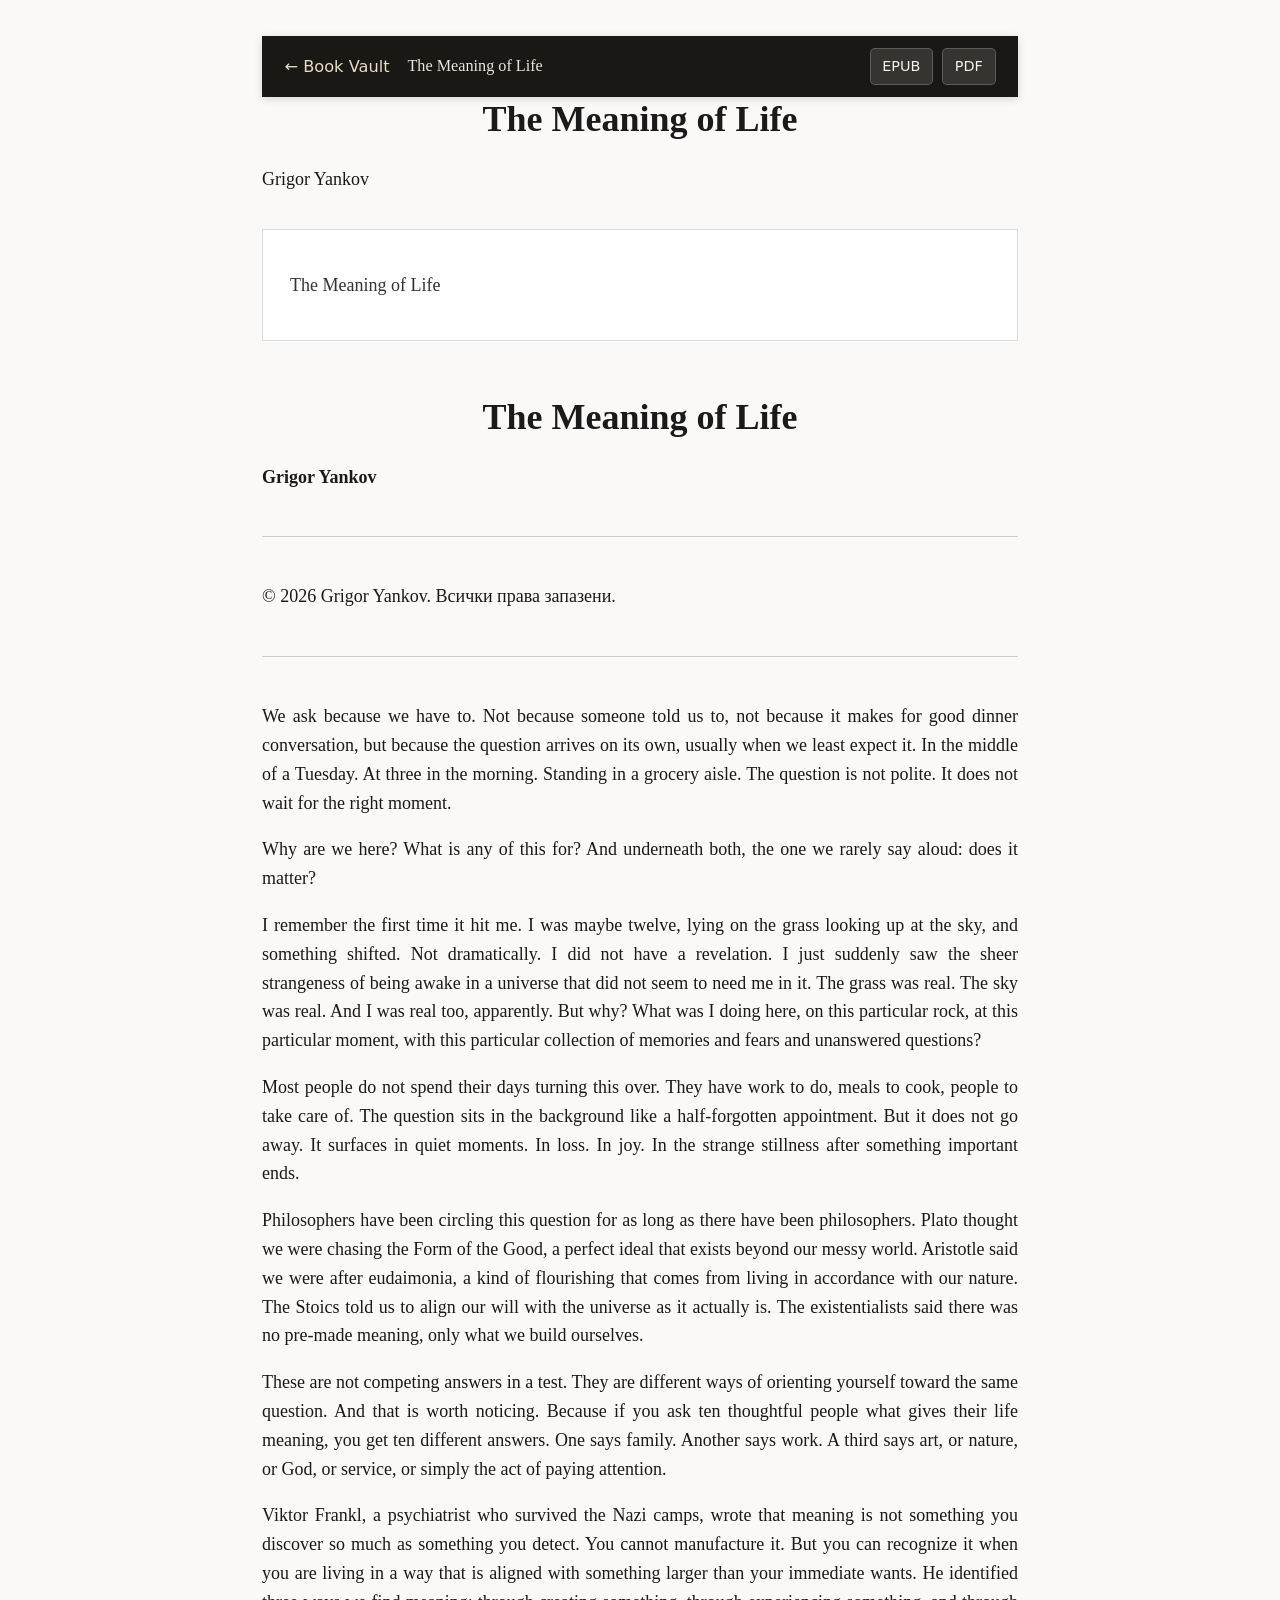
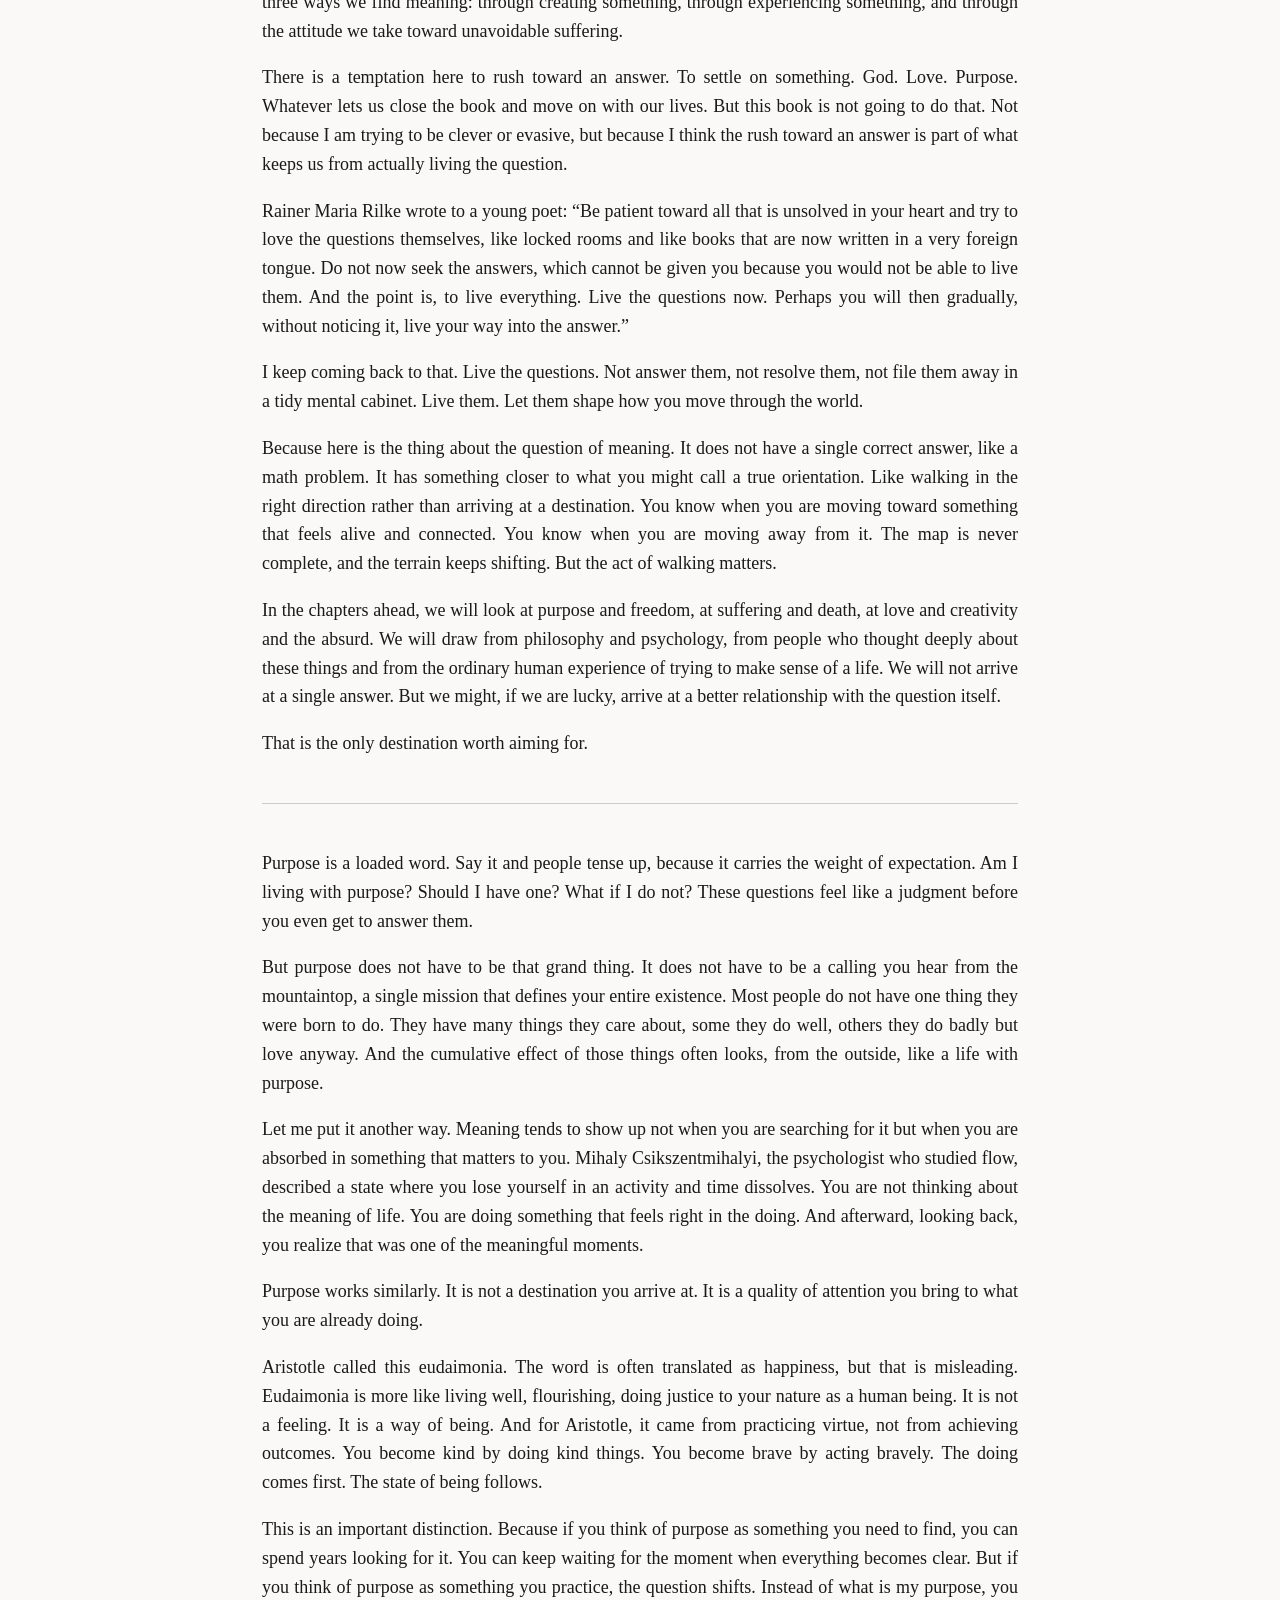
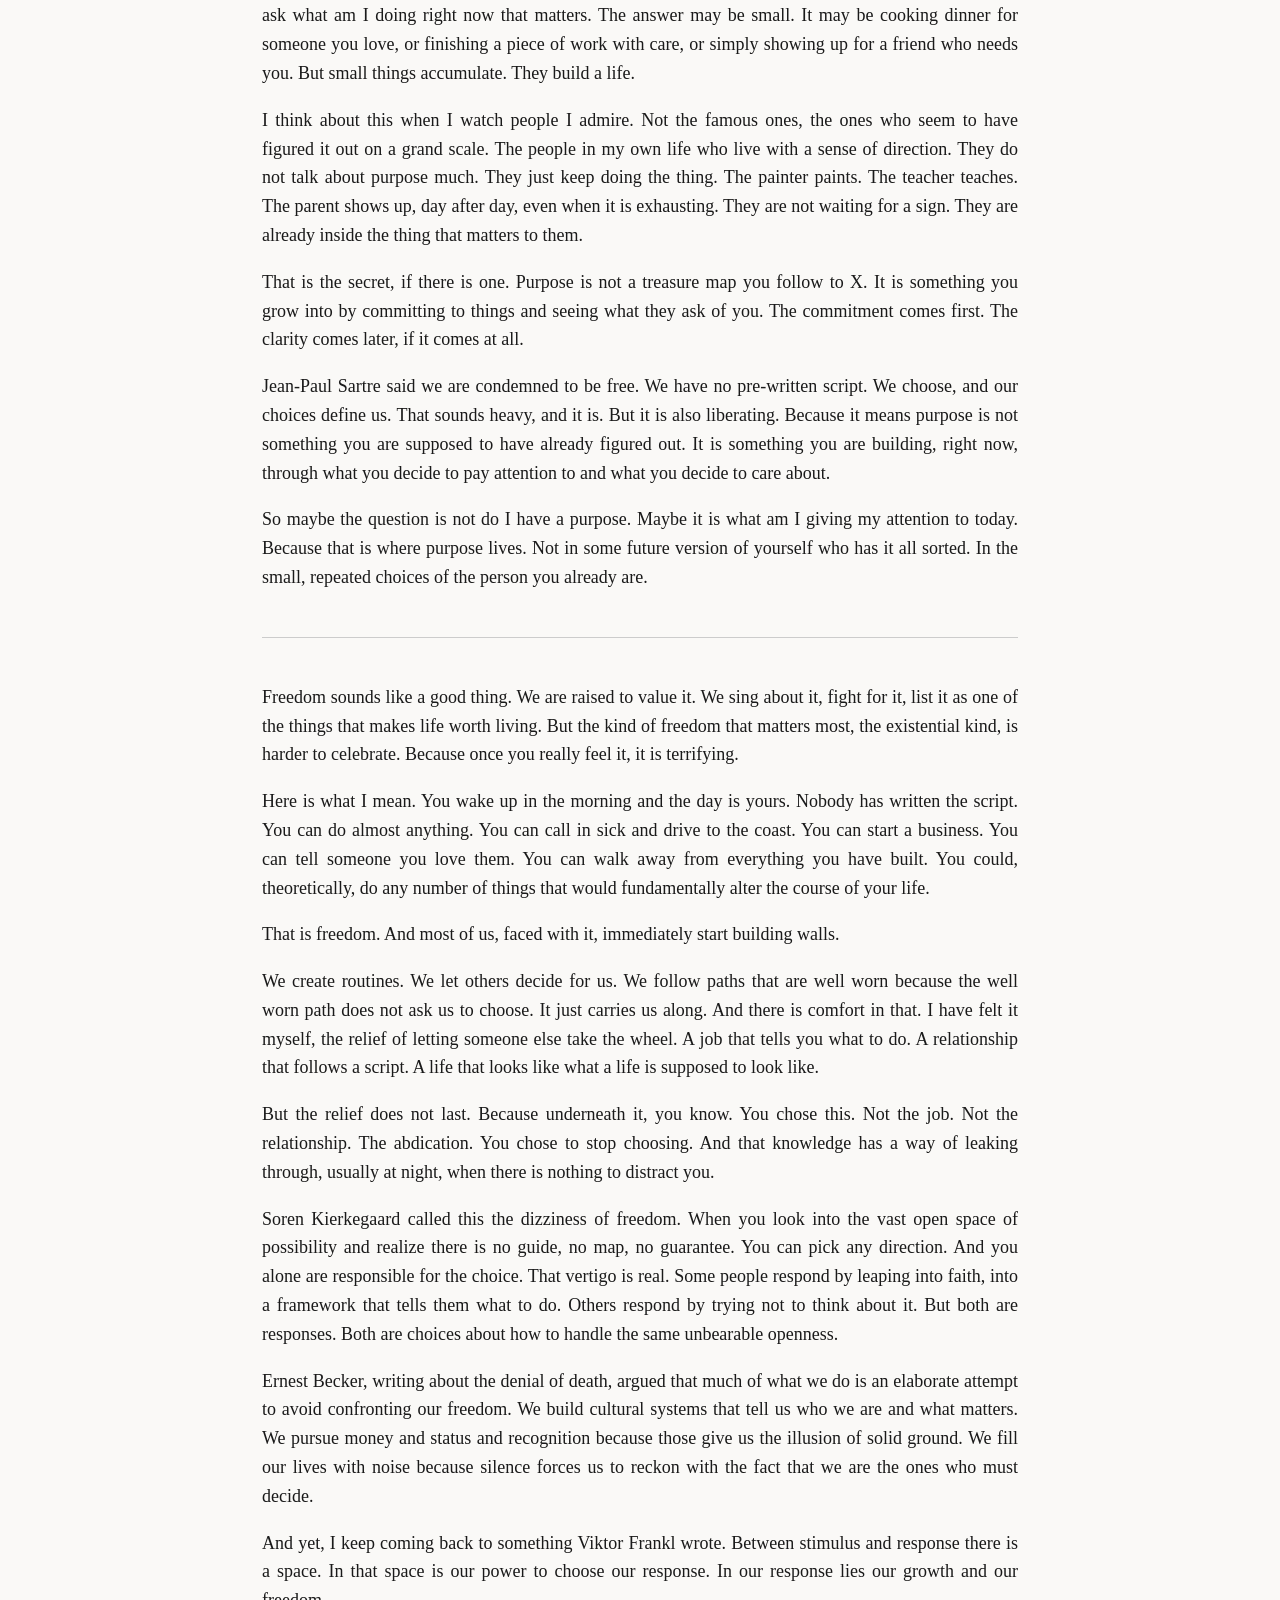
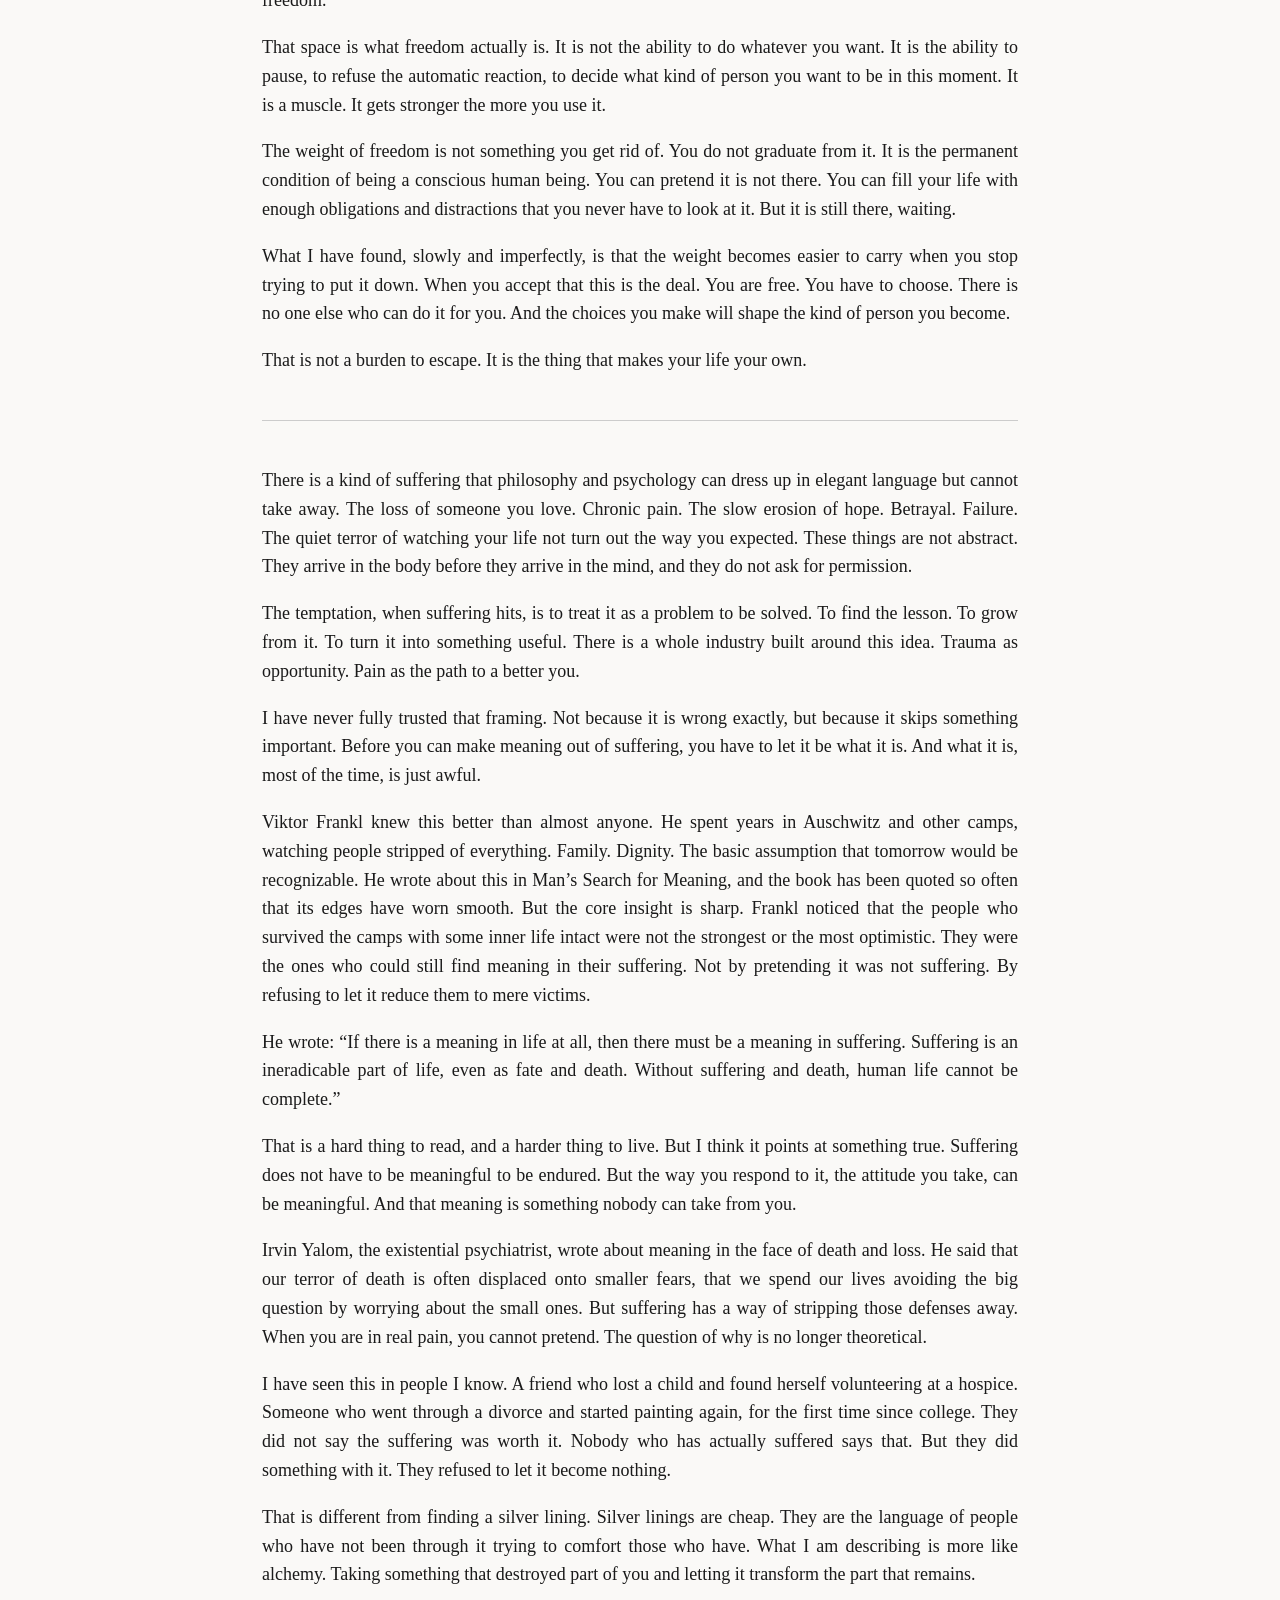
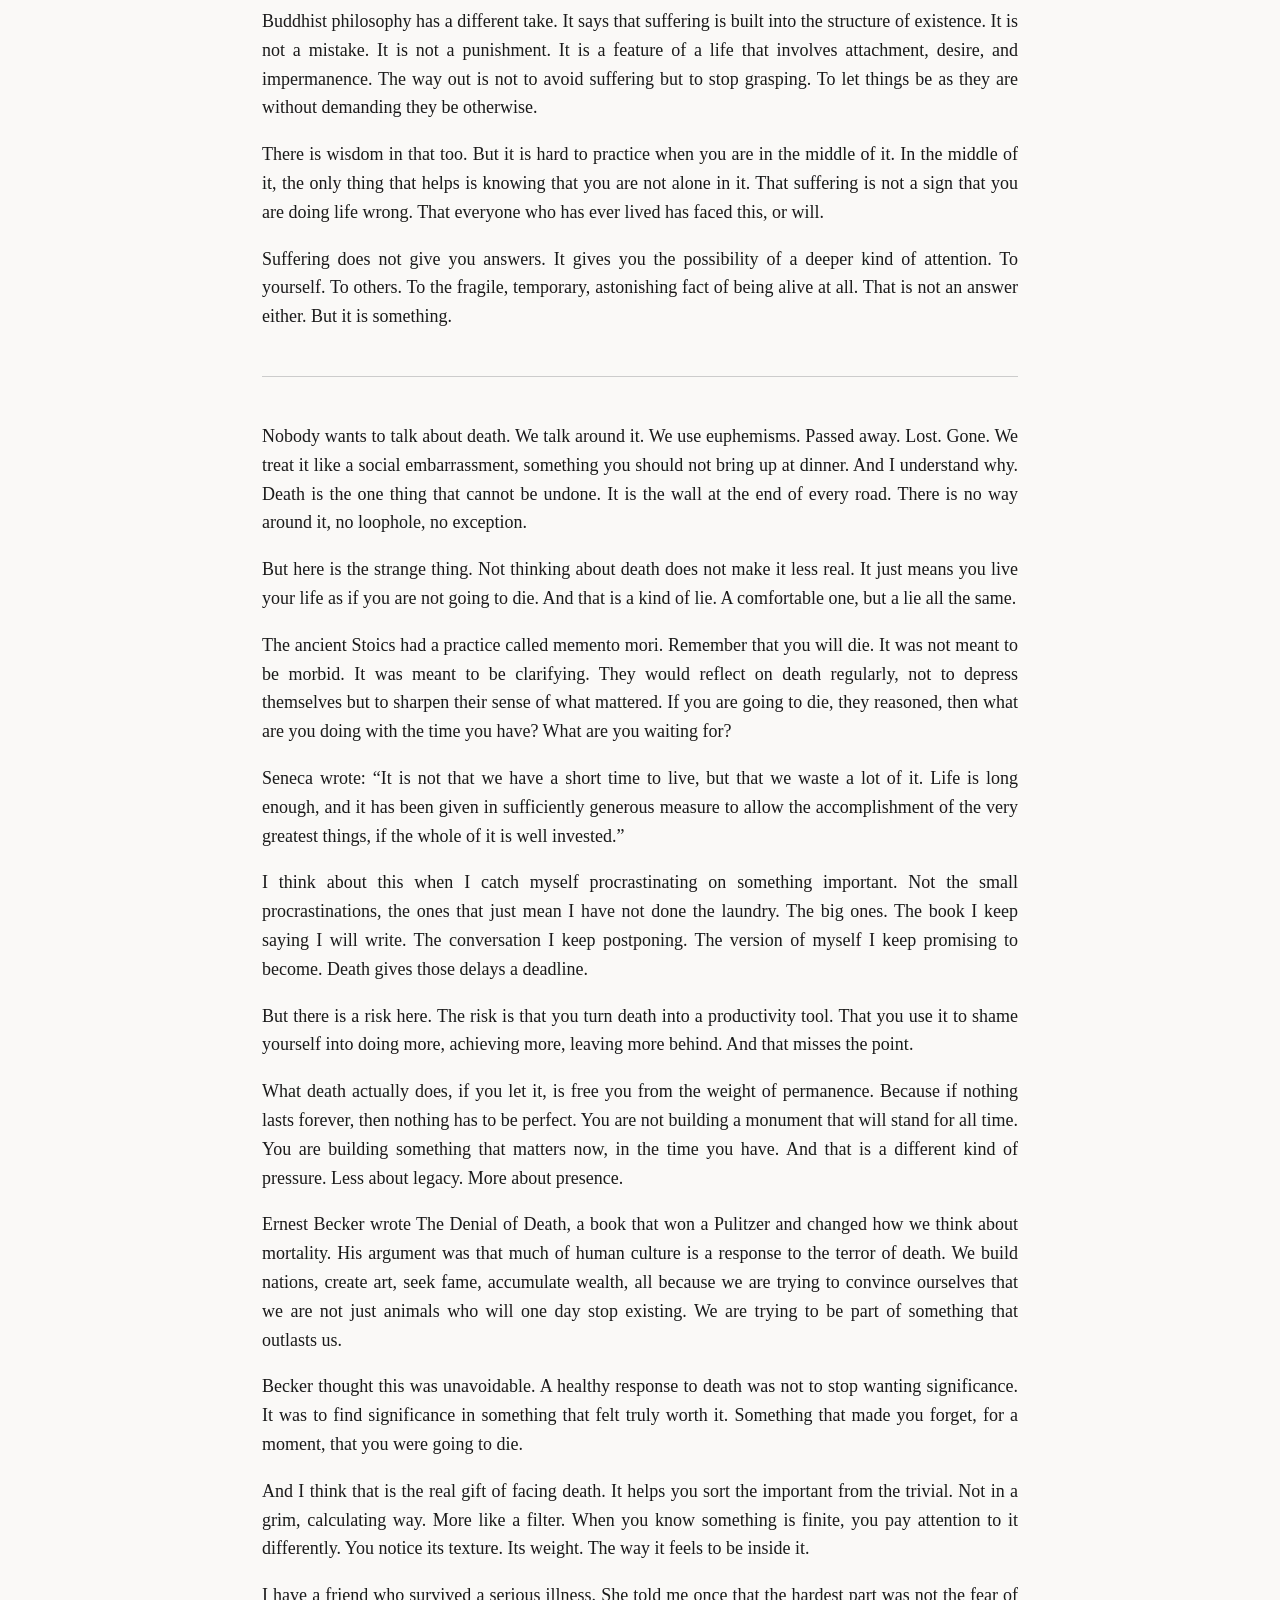
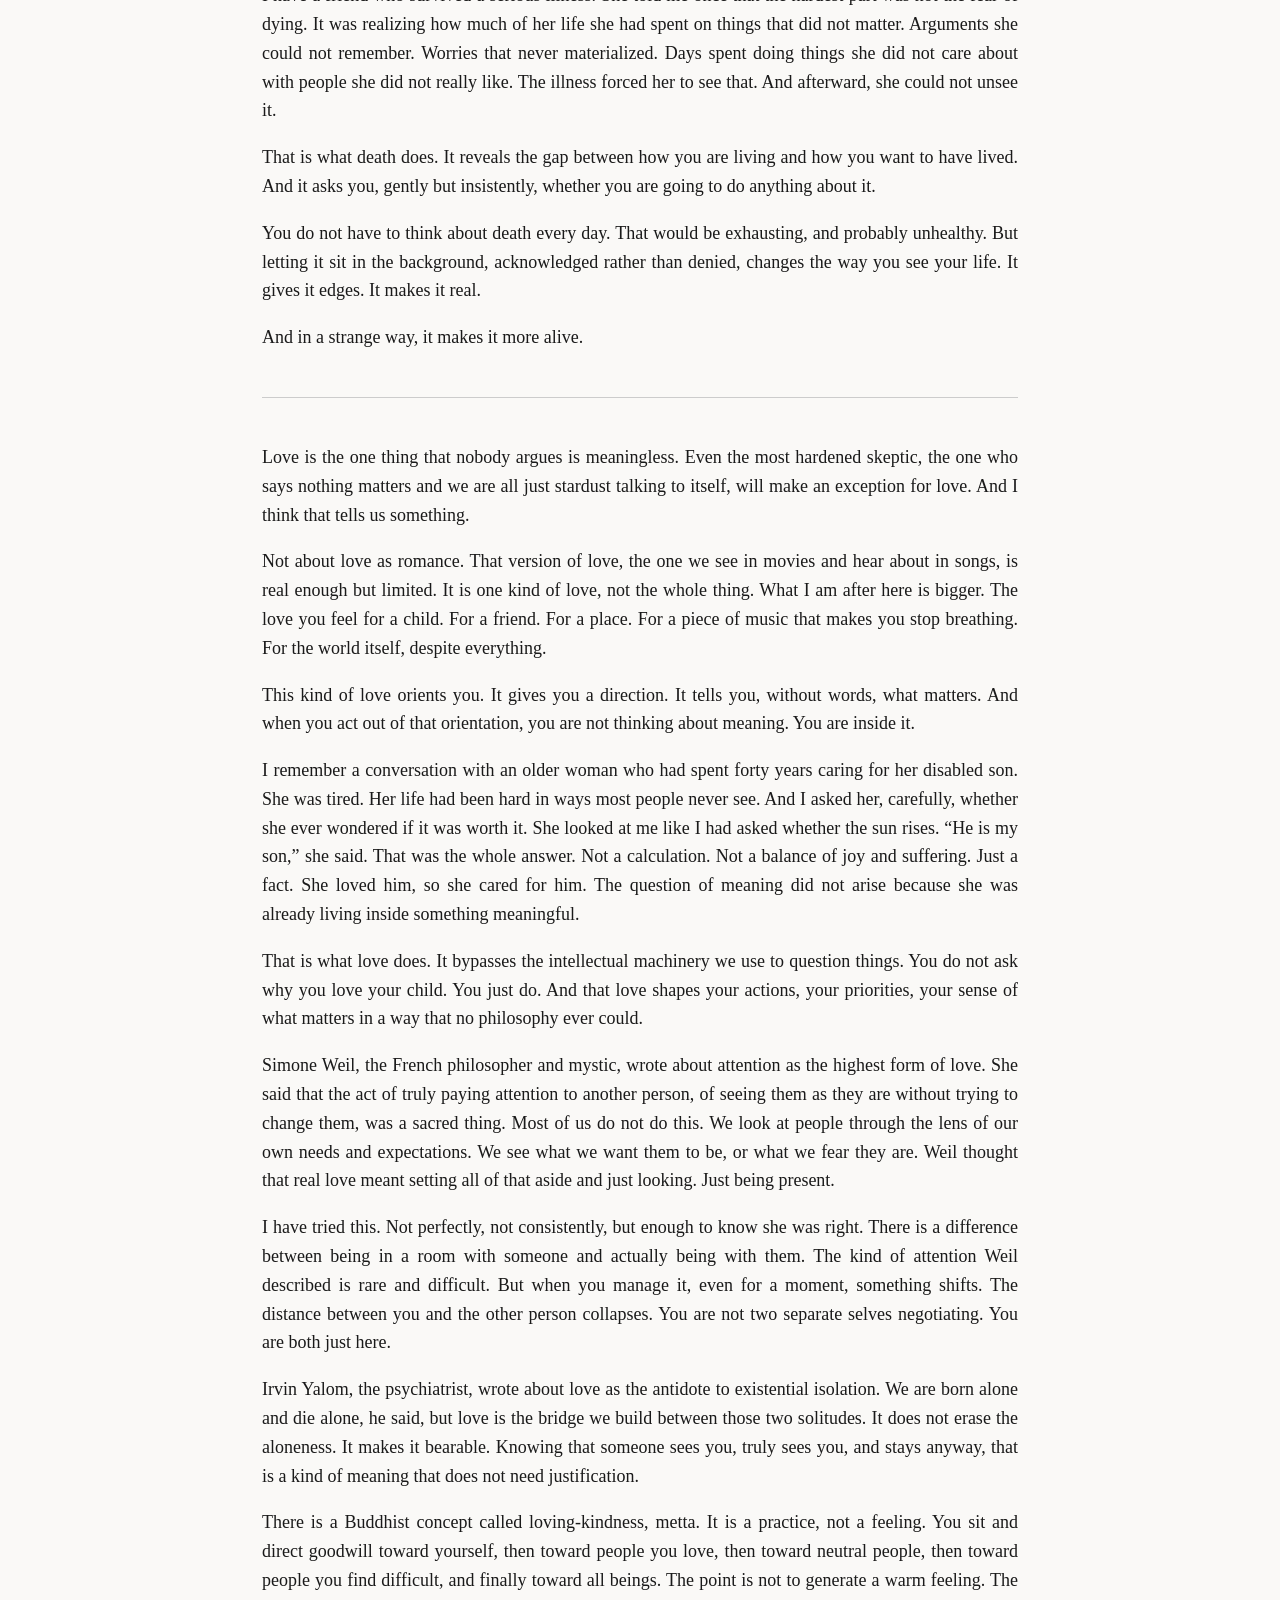
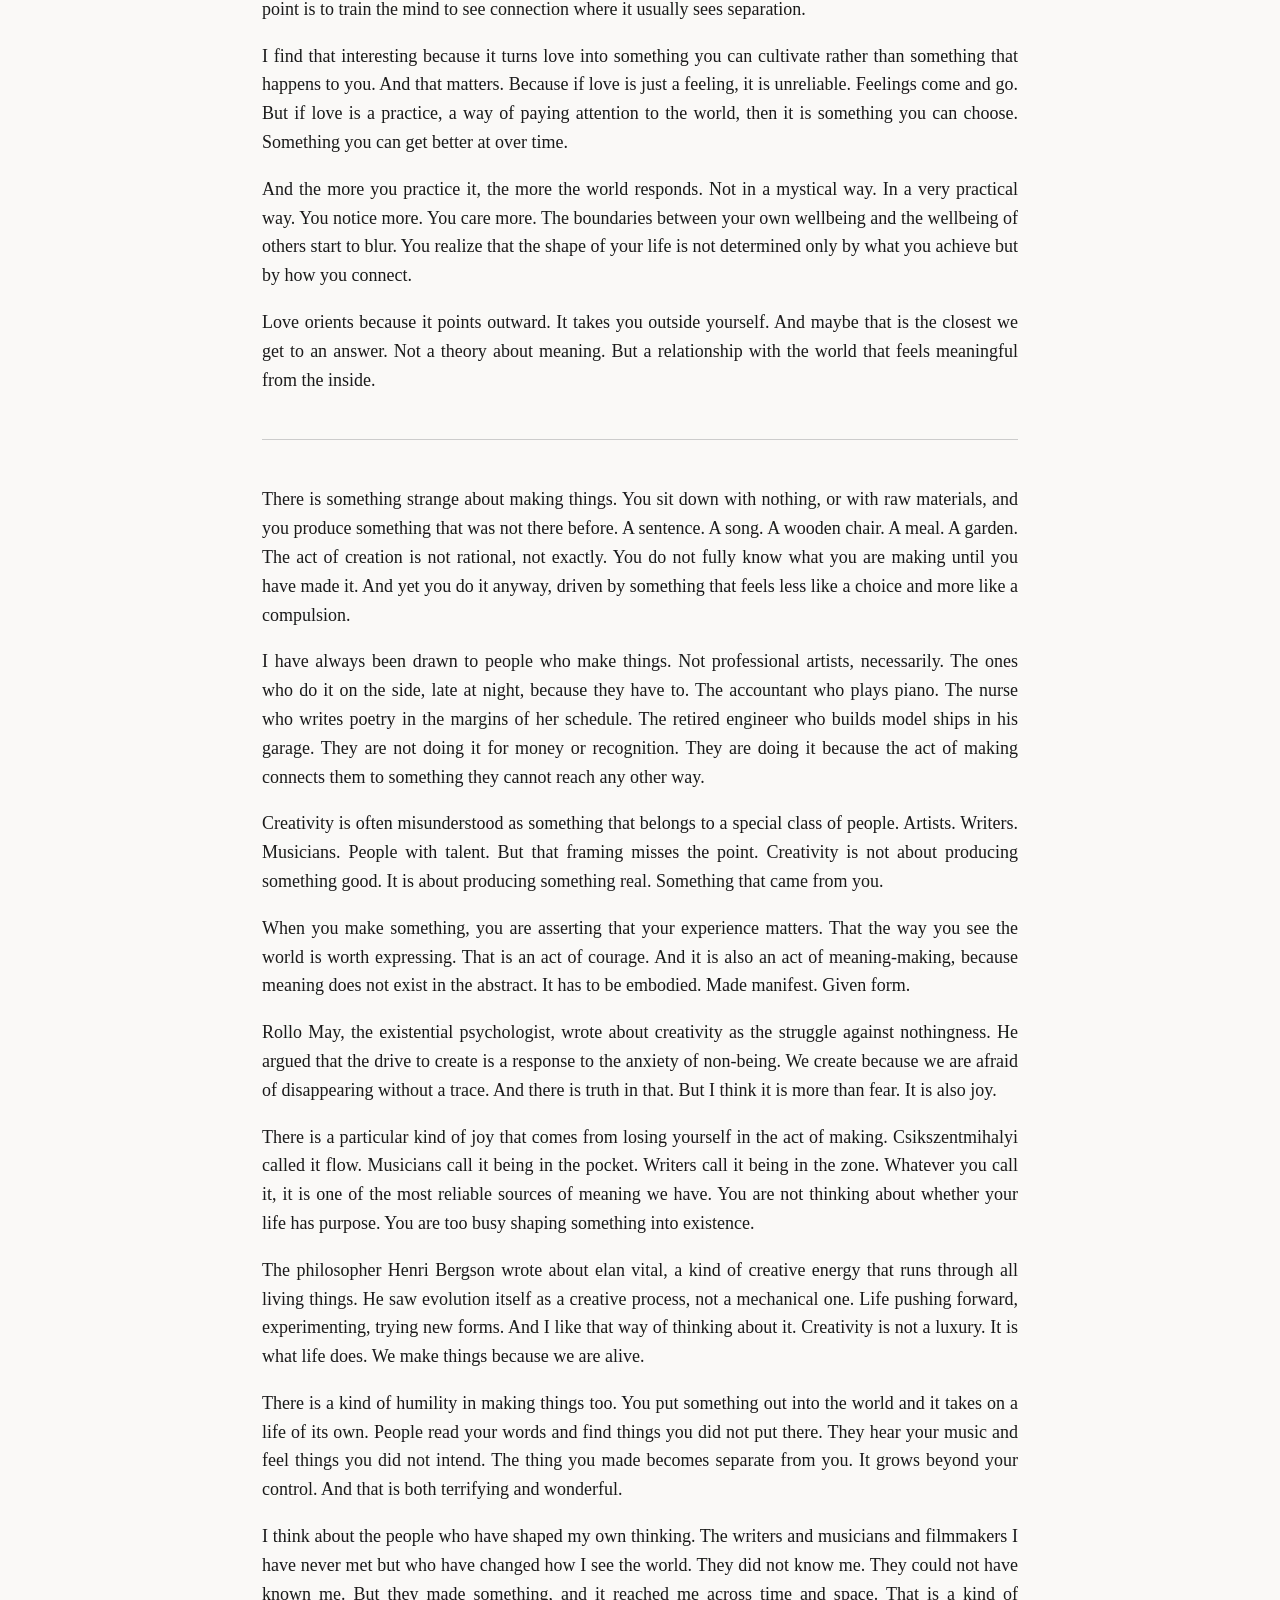
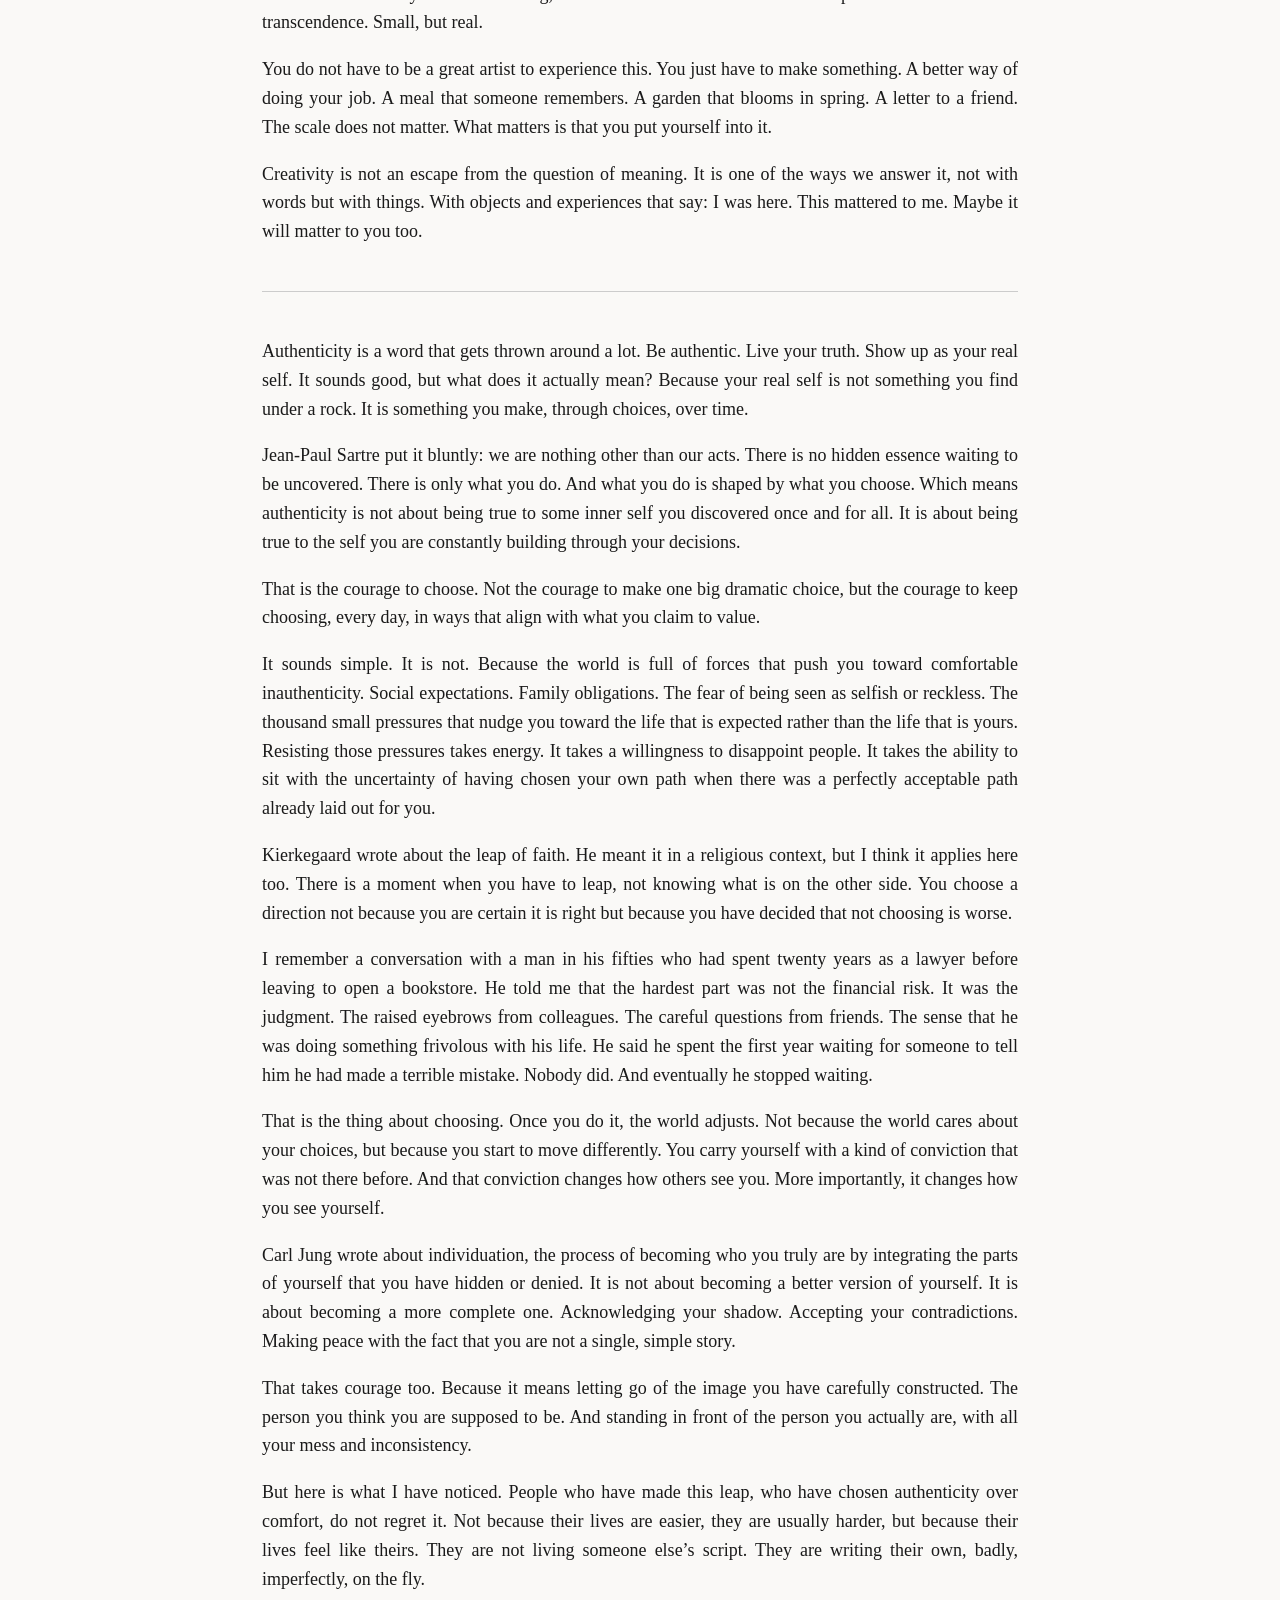
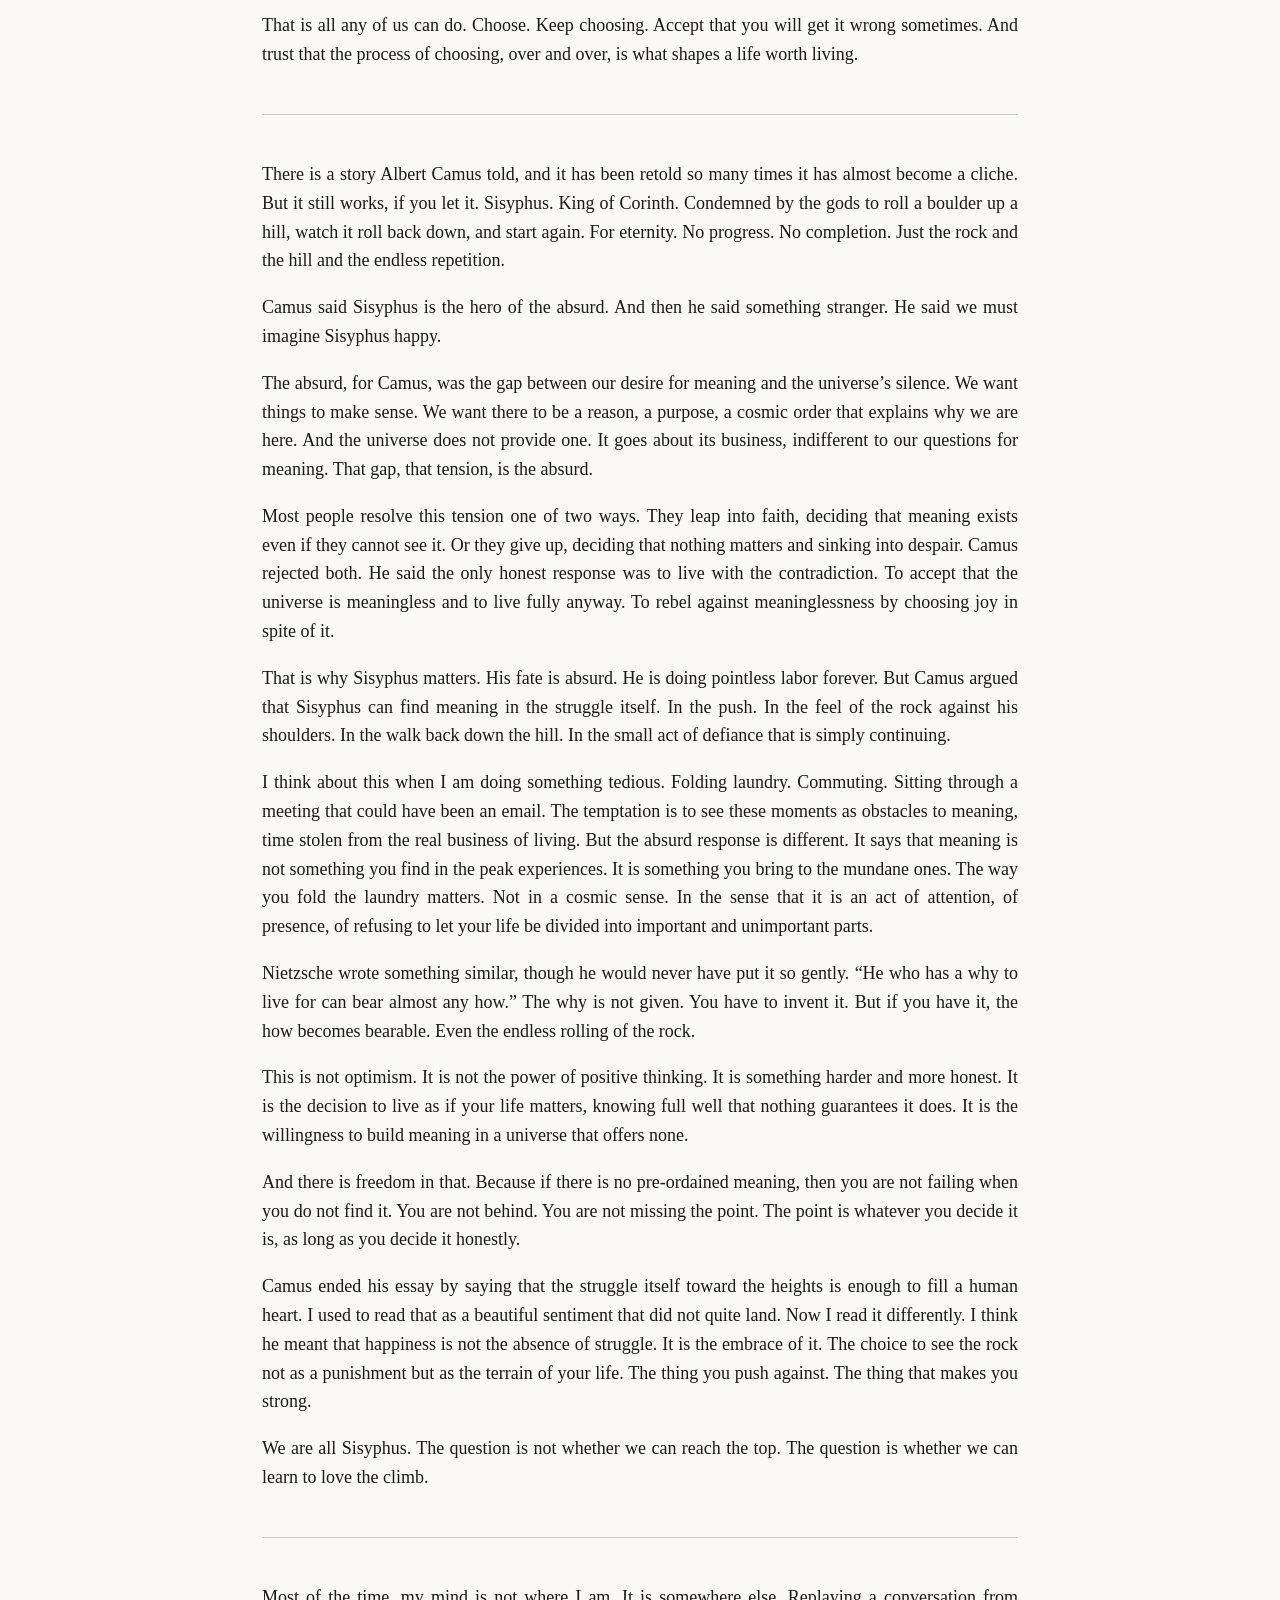
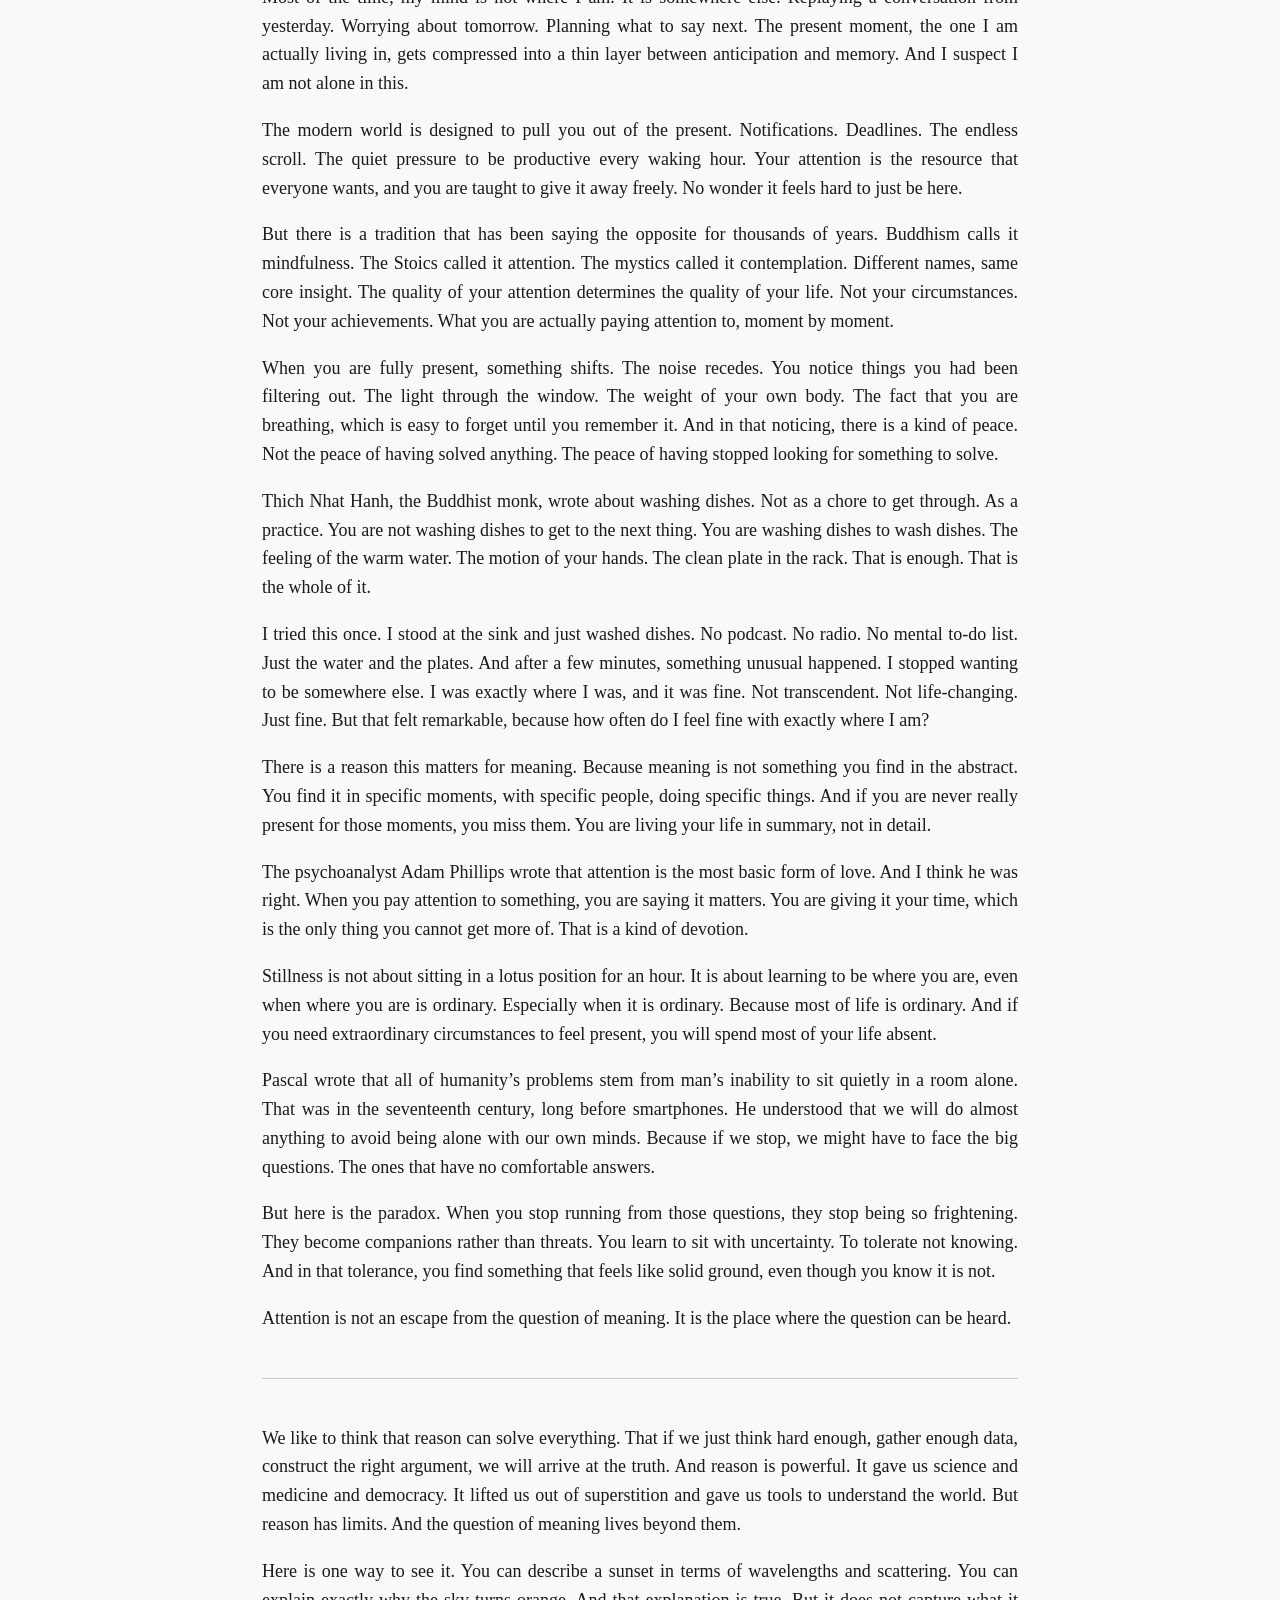
<file: books/the-meaning-of-life/index.html>
<!DOCTYPE html>
<html xmlns="http://www.w3.org/1999/xhtml" lang="en" xml:lang="en">
<head>
  <meta charset="utf-8" />
  <meta name="generator" content="pandoc 3.10" />
  <meta name="viewport" content="width=device-width, initial-scale=1.0, user-scalable=yes" />
  <meta name="author" content="Grigor Yankov" />
  <title>The Meaning of Life</title>
  <style>
    /* Default styles provided by pandoc.
    ** See https://pandoc.org/MANUAL.html#variables-for-html for config info.
    */
    span.smallcaps{font-variant: small-caps;}
    div.columns{display: flex; gap: 1.5em;}
    div.column{flex: auto;}
    @media screen {
    div.columns{gap: min(4vw, 1.5em);}
    div.column{overflow-x: auto;}
    }
    div.hanging-indent{margin-left: 1.5em; text-indent: -1.5em;}
    /* The extra [class] is a hack that increases specificity enough to
       override a similar rule in reveal.js */
    ul.task-list[class]{list-style: none;}
    ul.task-list li input[type="checkbox"] {
      font-size: inherit;
      width: 0.8em;
      margin: 0 0.8em 0.2em -1.6em;
      vertical-align: middle;
    }
    .display.math{display: block; text-align: center; margin: 0.5rem auto;}
  </style>
  <link rel="stylesheet" href="book.css" />
</head>
<body>
<link rel="stylesheet" href="../../assets/reader.css" />
<nav class="vault-reader-bar">
  <a href="../../">&larr; Book Vault</a>
  <span class="vault-reader-title">The Meaning of Life</span>
  <div class="vault-reader-actions">
    <a class="btn-dl" href="book.epub" download>EPUB</a>
    <a class="btn-dl" href="book_print.pdf" download>PDF</a>
  </div>
</nav>


<header id="title-block-header">
<h1 class="title">The Meaning of Life</h1>
<p class="author">Grigor Yankov</p>
</header>
<nav id="TOC" role="doc-toc">
<ul>
<li><a href="#the-meaning-of-life" id="toc-the-meaning-of-life">The
Meaning of Life</a></li>
</ul>
</nav>
<h1 id="the-meaning-of-life">The Meaning of Life</h1>
<p><strong>Grigor Yankov</strong></p>
<hr />
<p>© 2026 Grigor Yankov. Всички права запазени.</p>
<hr />
<p>We ask because we have to. Not because someone told us to, not
because it makes for good dinner conversation, but because the question
arrives on its own, usually when we least expect it. In the middle of a
Tuesday. At three in the morning. Standing in a grocery aisle. The
question is not polite. It does not wait for the right moment.</p>
<p>Why are we here? What is any of this for? And underneath both, the
one we rarely say aloud: does it matter?</p>
<p>I remember the first time it hit me. I was maybe twelve, lying on the
grass looking up at the sky, and something shifted. Not dramatically. I
did not have a revelation. I just suddenly saw the sheer strangeness of
being awake in a universe that did not seem to need me in it. The grass
was real. The sky was real. And I was real too, apparently. But why?
What was I doing here, on this particular rock, at this particular
moment, with this particular collection of memories and fears and
unanswered questions?</p>
<p>Most people do not spend their days turning this over. They have work
to do, meals to cook, people to take care of. The question sits in the
background like a half-forgotten appointment. But it does not go away.
It surfaces in quiet moments. In loss. In joy. In the strange stillness
after something important ends.</p>
<p>Philosophers have been circling this question for as long as there
have been philosophers. Plato thought we were chasing the Form of the
Good, a perfect ideal that exists beyond our messy world. Aristotle said
we were after eudaimonia, a kind of flourishing that comes from living
in accordance with our nature. The Stoics told us to align our will with
the universe as it actually is. The existentialists said there was no
pre-made meaning, only what we build ourselves.</p>
<p>These are not competing answers in a test. They are different ways of
orienting yourself toward the same question. And that is worth noticing.
Because if you ask ten thoughtful people what gives their life meaning,
you get ten different answers. One says family. Another says work. A
third says art, or nature, or God, or service, or simply the act of
paying attention.</p>
<p>Viktor Frankl, a psychiatrist who survived the Nazi camps, wrote that
meaning is not something you discover so much as something you detect.
You cannot manufacture it. But you can recognize it when you are living
in a way that is aligned with something larger than your immediate
wants. He identified three ways we find meaning: through creating
something, through experiencing something, and through the attitude we
take toward unavoidable suffering.</p>
<p>There is a temptation here to rush toward an answer. To settle on
something. God. Love. Purpose. Whatever lets us close the book and move
on with our lives. But this book is not going to do that. Not because I
am trying to be clever or evasive, but because I think the rush toward
an answer is part of what keeps us from actually living the
question.</p>
<p>Rainer Maria Rilke wrote to a young poet: “Be patient toward all that
is unsolved in your heart and try to love the questions themselves, like
locked rooms and like books that are now written in a very foreign
tongue. Do not now seek the answers, which cannot be given you because
you would not be able to live them. And the point is, to live
everything. Live the questions now. Perhaps you will then gradually,
without noticing it, live your way into the answer.”</p>
<p>I keep coming back to that. Live the questions. Not answer them, not
resolve them, not file them away in a tidy mental cabinet. Live them.
Let them shape how you move through the world.</p>
<p>Because here is the thing about the question of meaning. It does not
have a single correct answer, like a math problem. It has something
closer to what you might call a true orientation. Like walking in the
right direction rather than arriving at a destination. You know when you
are moving toward something that feels alive and connected. You know
when you are moving away from it. The map is never complete, and the
terrain keeps shifting. But the act of walking matters.</p>
<p>In the chapters ahead, we will look at purpose and freedom, at
suffering and death, at love and creativity and the absurd. We will draw
from philosophy and psychology, from people who thought deeply about
these things and from the ordinary human experience of trying to make
sense of a life. We will not arrive at a single answer. But we might, if
we are lucky, arrive at a better relationship with the question
itself.</p>
<p>That is the only destination worth aiming for.</p>
<hr />
<p>Purpose is a loaded word. Say it and people tense up, because it
carries the weight of expectation. Am I living with purpose? Should I
have one? What if I do not? These questions feel like a judgment before
you even get to answer them.</p>
<p>But purpose does not have to be that grand thing. It does not have to
be a calling you hear from the mountaintop, a single mission that
defines your entire existence. Most people do not have one thing they
were born to do. They have many things they care about, some they do
well, others they do badly but love anyway. And the cumulative effect of
those things often looks, from the outside, like a life with
purpose.</p>
<p>Let me put it another way. Meaning tends to show up not when you are
searching for it but when you are absorbed in something that matters to
you. Mihaly Csikszentmihalyi, the psychologist who studied flow,
described a state where you lose yourself in an activity and time
dissolves. You are not thinking about the meaning of life. You are doing
something that feels right in the doing. And afterward, looking back,
you realize that was one of the meaningful moments.</p>
<p>Purpose works similarly. It is not a destination you arrive at. It is
a quality of attention you bring to what you are already doing.</p>
<p>Aristotle called this eudaimonia. The word is often translated as
happiness, but that is misleading. Eudaimonia is more like living well,
flourishing, doing justice to your nature as a human being. It is not a
feeling. It is a way of being. And for Aristotle, it came from
practicing virtue, not from achieving outcomes. You become kind by doing
kind things. You become brave by acting bravely. The doing comes first.
The state of being follows.</p>
<p>This is an important distinction. Because if you think of purpose as
something you need to find, you can spend years looking for it. You can
keep waiting for the moment when everything becomes clear. But if you
think of purpose as something you practice, the question shifts. Instead
of what is my purpose, you ask what am I doing right now that matters.
The answer may be small. It may be cooking dinner for someone you love,
or finishing a piece of work with care, or simply showing up for a
friend who needs you. But small things accumulate. They build a
life.</p>
<p>I think about this when I watch people I admire. Not the famous ones,
the ones who seem to have figured it out on a grand scale. The people in
my own life who live with a sense of direction. They do not talk about
purpose much. They just keep doing the thing. The painter paints. The
teacher teaches. The parent shows up, day after day, even when it is
exhausting. They are not waiting for a sign. They are already inside the
thing that matters to them.</p>
<p>That is the secret, if there is one. Purpose is not a treasure map
you follow to X. It is something you grow into by committing to things
and seeing what they ask of you. The commitment comes first. The clarity
comes later, if it comes at all.</p>
<p>Jean-Paul Sartre said we are condemned to be free. We have no
pre-written script. We choose, and our choices define us. That sounds
heavy, and it is. But it is also liberating. Because it means purpose is
not something you are supposed to have already figured out. It is
something you are building, right now, through what you decide to pay
attention to and what you decide to care about.</p>
<p>So maybe the question is not do I have a purpose. Maybe it is what am
I giving my attention to today. Because that is where purpose lives. Not
in some future version of yourself who has it all sorted. In the small,
repeated choices of the person you already are.</p>
<hr />
<p>Freedom sounds like a good thing. We are raised to value it. We sing
about it, fight for it, list it as one of the things that makes life
worth living. But the kind of freedom that matters most, the existential
kind, is harder to celebrate. Because once you really feel it, it is
terrifying.</p>
<p>Here is what I mean. You wake up in the morning and the day is yours.
Nobody has written the script. You can do almost anything. You can call
in sick and drive to the coast. You can start a business. You can tell
someone you love them. You can walk away from everything you have built.
You could, theoretically, do any number of things that would
fundamentally alter the course of your life.</p>
<p>That is freedom. And most of us, faced with it, immediately start
building walls.</p>
<p>We create routines. We let others decide for us. We follow paths that
are well worn because the well worn path does not ask us to choose. It
just carries us along. And there is comfort in that. I have felt it
myself, the relief of letting someone else take the wheel. A job that
tells you what to do. A relationship that follows a script. A life that
looks like what a life is supposed to look like.</p>
<p>But the relief does not last. Because underneath it, you know. You
chose this. Not the job. Not the relationship. The abdication. You chose
to stop choosing. And that knowledge has a way of leaking through,
usually at night, when there is nothing to distract you.</p>
<p>Soren Kierkegaard called this the dizziness of freedom. When you look
into the vast open space of possibility and realize there is no guide,
no map, no guarantee. You can pick any direction. And you alone are
responsible for the choice. That vertigo is real. Some people respond by
leaping into faith, into a framework that tells them what to do. Others
respond by trying not to think about it. But both are responses. Both
are choices about how to handle the same unbearable openness.</p>
<p>Ernest Becker, writing about the denial of death, argued that much of
what we do is an elaborate attempt to avoid confronting our freedom. We
build cultural systems that tell us who we are and what matters. We
pursue money and status and recognition because those give us the
illusion of solid ground. We fill our lives with noise because silence
forces us to reckon with the fact that we are the ones who must
decide.</p>
<p>And yet, I keep coming back to something Viktor Frankl wrote. Between
stimulus and response there is a space. In that space is our power to
choose our response. In our response lies our growth and our
freedom.</p>
<p>That space is what freedom actually is. It is not the ability to do
whatever you want. It is the ability to pause, to refuse the automatic
reaction, to decide what kind of person you want to be in this moment.
It is a muscle. It gets stronger the more you use it.</p>
<p>The weight of freedom is not something you get rid of. You do not
graduate from it. It is the permanent condition of being a conscious
human being. You can pretend it is not there. You can fill your life
with enough obligations and distractions that you never have to look at
it. But it is still there, waiting.</p>
<p>What I have found, slowly and imperfectly, is that the weight becomes
easier to carry when you stop trying to put it down. When you accept
that this is the deal. You are free. You have to choose. There is no one
else who can do it for you. And the choices you make will shape the kind
of person you become.</p>
<p>That is not a burden to escape. It is the thing that makes your life
your own.</p>
<hr />
<p>There is a kind of suffering that philosophy and psychology can dress
up in elegant language but cannot take away. The loss of someone you
love. Chronic pain. The slow erosion of hope. Betrayal. Failure. The
quiet terror of watching your life not turn out the way you expected.
These things are not abstract. They arrive in the body before they
arrive in the mind, and they do not ask for permission.</p>
<p>The temptation, when suffering hits, is to treat it as a problem to
be solved. To find the lesson. To grow from it. To turn it into
something useful. There is a whole industry built around this idea.
Trauma as opportunity. Pain as the path to a better you.</p>
<p>I have never fully trusted that framing. Not because it is wrong
exactly, but because it skips something important. Before you can make
meaning out of suffering, you have to let it be what it is. And what it
is, most of the time, is just awful.</p>
<p>Viktor Frankl knew this better than almost anyone. He spent years in
Auschwitz and other camps, watching people stripped of everything.
Family. Dignity. The basic assumption that tomorrow would be
recognizable. He wrote about this in Man’s Search for Meaning, and the
book has been quoted so often that its edges have worn smooth. But the
core insight is sharp. Frankl noticed that the people who survived the
camps with some inner life intact were not the strongest or the most
optimistic. They were the ones who could still find meaning in their
suffering. Not by pretending it was not suffering. By refusing to let it
reduce them to mere victims.</p>
<p>He wrote: “If there is a meaning in life at all, then there must be a
meaning in suffering. Suffering is an ineradicable part of life, even as
fate and death. Without suffering and death, human life cannot be
complete.”</p>
<p>That is a hard thing to read, and a harder thing to live. But I think
it points at something true. Suffering does not have to be meaningful to
be endured. But the way you respond to it, the attitude you take, can be
meaningful. And that meaning is something nobody can take from you.</p>
<p>Irvin Yalom, the existential psychiatrist, wrote about meaning in the
face of death and loss. He said that our terror of death is often
displaced onto smaller fears, that we spend our lives avoiding the big
question by worrying about the small ones. But suffering has a way of
stripping those defenses away. When you are in real pain, you cannot
pretend. The question of why is no longer theoretical.</p>
<p>I have seen this in people I know. A friend who lost a child and
found herself volunteering at a hospice. Someone who went through a
divorce and started painting again, for the first time since college.
They did not say the suffering was worth it. Nobody who has actually
suffered says that. But they did something with it. They refused to let
it become nothing.</p>
<p>That is different from finding a silver lining. Silver linings are
cheap. They are the language of people who have not been through it
trying to comfort those who have. What I am describing is more like
alchemy. Taking something that destroyed part of you and letting it
transform the part that remains.</p>
<p>Buddhist philosophy has a different take. It says that suffering is
built into the structure of existence. It is not a mistake. It is not a
punishment. It is a feature of a life that involves attachment, desire,
and impermanence. The way out is not to avoid suffering but to stop
grasping. To let things be as they are without demanding they be
otherwise.</p>
<p>There is wisdom in that too. But it is hard to practice when you are
in the middle of it. In the middle of it, the only thing that helps is
knowing that you are not alone in it. That suffering is not a sign that
you are doing life wrong. That everyone who has ever lived has faced
this, or will.</p>
<p>Suffering does not give you answers. It gives you the possibility of
a deeper kind of attention. To yourself. To others. To the fragile,
temporary, astonishing fact of being alive at all. That is not an answer
either. But it is something.</p>
<hr />
<p>Nobody wants to talk about death. We talk around it. We use
euphemisms. Passed away. Lost. Gone. We treat it like a social
embarrassment, something you should not bring up at dinner. And I
understand why. Death is the one thing that cannot be undone. It is the
wall at the end of every road. There is no way around it, no loophole,
no exception.</p>
<p>But here is the strange thing. Not thinking about death does not make
it less real. It just means you live your life as if you are not going
to die. And that is a kind of lie. A comfortable one, but a lie all the
same.</p>
<p>The ancient Stoics had a practice called memento mori. Remember that
you will die. It was not meant to be morbid. It was meant to be
clarifying. They would reflect on death regularly, not to depress
themselves but to sharpen their sense of what mattered. If you are going
to die, they reasoned, then what are you doing with the time you have?
What are you waiting for?</p>
<p>Seneca wrote: “It is not that we have a short time to live, but that
we waste a lot of it. Life is long enough, and it has been given in
sufficiently generous measure to allow the accomplishment of the very
greatest things, if the whole of it is well invested.”</p>
<p>I think about this when I catch myself procrastinating on something
important. Not the small procrastinations, the ones that just mean I
have not done the laundry. The big ones. The book I keep saying I will
write. The conversation I keep postponing. The version of myself I keep
promising to become. Death gives those delays a deadline.</p>
<p>But there is a risk here. The risk is that you turn death into a
productivity tool. That you use it to shame yourself into doing more,
achieving more, leaving more behind. And that misses the point.</p>
<p>What death actually does, if you let it, is free you from the weight
of permanence. Because if nothing lasts forever, then nothing has to be
perfect. You are not building a monument that will stand for all time.
You are building something that matters now, in the time you have. And
that is a different kind of pressure. Less about legacy. More about
presence.</p>
<p>Ernest Becker wrote The Denial of Death, a book that won a Pulitzer
and changed how we think about mortality. His argument was that much of
human culture is a response to the terror of death. We build nations,
create art, seek fame, accumulate wealth, all because we are trying to
convince ourselves that we are not just animals who will one day stop
existing. We are trying to be part of something that outlasts us.</p>
<p>Becker thought this was unavoidable. A healthy response to death was
not to stop wanting significance. It was to find significance in
something that felt truly worth it. Something that made you forget, for
a moment, that you were going to die.</p>
<p>And I think that is the real gift of facing death. It helps you sort
the important from the trivial. Not in a grim, calculating way. More
like a filter. When you know something is finite, you pay attention to
it differently. You notice its texture. Its weight. The way it feels to
be inside it.</p>
<p>I have a friend who survived a serious illness. She told me once that
the hardest part was not the fear of dying. It was realizing how much of
her life she had spent on things that did not matter. Arguments she
could not remember. Worries that never materialized. Days spent doing
things she did not care about with people she did not really like. The
illness forced her to see that. And afterward, she could not unsee
it.</p>
<p>That is what death does. It reveals the gap between how you are
living and how you want to have lived. And it asks you, gently but
insistently, whether you are going to do anything about it.</p>
<p>You do not have to think about death every day. That would be
exhausting, and probably unhealthy. But letting it sit in the
background, acknowledged rather than denied, changes the way you see
your life. It gives it edges. It makes it real.</p>
<p>And in a strange way, it makes it more alive.</p>
<hr />
<p>Love is the one thing that nobody argues is meaningless. Even the
most hardened skeptic, the one who says nothing matters and we are all
just stardust talking to itself, will make an exception for love. And I
think that tells us something.</p>
<p>Not about love as romance. That version of love, the one we see in
movies and hear about in songs, is real enough but limited. It is one
kind of love, not the whole thing. What I am after here is bigger. The
love you feel for a child. For a friend. For a place. For a piece of
music that makes you stop breathing. For the world itself, despite
everything.</p>
<p>This kind of love orients you. It gives you a direction. It tells
you, without words, what matters. And when you act out of that
orientation, you are not thinking about meaning. You are inside it.</p>
<p>I remember a conversation with an older woman who had spent forty
years caring for her disabled son. She was tired. Her life had been hard
in ways most people never see. And I asked her, carefully, whether she
ever wondered if it was worth it. She looked at me like I had asked
whether the sun rises. “He is my son,” she said. That was the whole
answer. Not a calculation. Not a balance of joy and suffering. Just a
fact. She loved him, so she cared for him. The question of meaning did
not arise because she was already living inside something
meaningful.</p>
<p>That is what love does. It bypasses the intellectual machinery we use
to question things. You do not ask why you love your child. You just do.
And that love shapes your actions, your priorities, your sense of what
matters in a way that no philosophy ever could.</p>
<p>Simone Weil, the French philosopher and mystic, wrote about attention
as the highest form of love. She said that the act of truly paying
attention to another person, of seeing them as they are without trying
to change them, was a sacred thing. Most of us do not do this. We look
at people through the lens of our own needs and expectations. We see
what we want them to be, or what we fear they are. Weil thought that
real love meant setting all of that aside and just looking. Just being
present.</p>
<p>I have tried this. Not perfectly, not consistently, but enough to
know she was right. There is a difference between being in a room with
someone and actually being with them. The kind of attention Weil
described is rare and difficult. But when you manage it, even for a
moment, something shifts. The distance between you and the other person
collapses. You are not two separate selves negotiating. You are both
just here.</p>
<p>Irvin Yalom, the psychiatrist, wrote about love as the antidote to
existential isolation. We are born alone and die alone, he said, but
love is the bridge we build between those two solitudes. It does not
erase the aloneness. It makes it bearable. Knowing that someone sees
you, truly sees you, and stays anyway, that is a kind of meaning that
does not need justification.</p>
<p>There is a Buddhist concept called loving-kindness, metta. It is a
practice, not a feeling. You sit and direct goodwill toward yourself,
then toward people you love, then toward neutral people, then toward
people you find difficult, and finally toward all beings. The point is
not to generate a warm feeling. The point is to train the mind to see
connection where it usually sees separation.</p>
<p>I find that interesting because it turns love into something you can
cultivate rather than something that happens to you. And that matters.
Because if love is just a feeling, it is unreliable. Feelings come and
go. But if love is a practice, a way of paying attention to the world,
then it is something you can choose. Something you can get better at
over time.</p>
<p>And the more you practice it, the more the world responds. Not in a
mystical way. In a very practical way. You notice more. You care more.
The boundaries between your own wellbeing and the wellbeing of others
start to blur. You realize that the shape of your life is not determined
only by what you achieve but by how you connect.</p>
<p>Love orients because it points outward. It takes you outside
yourself. And maybe that is the closest we get to an answer. Not a
theory about meaning. But a relationship with the world that feels
meaningful from the inside.</p>
<hr />
<p>There is something strange about making things. You sit down with
nothing, or with raw materials, and you produce something that was not
there before. A sentence. A song. A wooden chair. A meal. A garden. The
act of creation is not rational, not exactly. You do not fully know what
you are making until you have made it. And yet you do it anyway, driven
by something that feels less like a choice and more like a
compulsion.</p>
<p>I have always been drawn to people who make things. Not professional
artists, necessarily. The ones who do it on the side, late at night,
because they have to. The accountant who plays piano. The nurse who
writes poetry in the margins of her schedule. The retired engineer who
builds model ships in his garage. They are not doing it for money or
recognition. They are doing it because the act of making connects them
to something they cannot reach any other way.</p>
<p>Creativity is often misunderstood as something that belongs to a
special class of people. Artists. Writers. Musicians. People with
talent. But that framing misses the point. Creativity is not about
producing something good. It is about producing something real.
Something that came from you.</p>
<p>When you make something, you are asserting that your experience
matters. That the way you see the world is worth expressing. That is an
act of courage. And it is also an act of meaning-making, because meaning
does not exist in the abstract. It has to be embodied. Made manifest.
Given form.</p>
<p>Rollo May, the existential psychologist, wrote about creativity as
the struggle against nothingness. He argued that the drive to create is
a response to the anxiety of non-being. We create because we are afraid
of disappearing without a trace. And there is truth in that. But I think
it is more than fear. It is also joy.</p>
<p>There is a particular kind of joy that comes from losing yourself in
the act of making. Csikszentmihalyi called it flow. Musicians call it
being in the pocket. Writers call it being in the zone. Whatever you
call it, it is one of the most reliable sources of meaning we have. You
are not thinking about whether your life has purpose. You are too busy
shaping something into existence.</p>
<p>The philosopher Henri Bergson wrote about elan vital, a kind of
creative energy that runs through all living things. He saw evolution
itself as a creative process, not a mechanical one. Life pushing
forward, experimenting, trying new forms. And I like that way of
thinking about it. Creativity is not a luxury. It is what life does. We
make things because we are alive.</p>
<p>There is a kind of humility in making things too. You put something
out into the world and it takes on a life of its own. People read your
words and find things you did not put there. They hear your music and
feel things you did not intend. The thing you made becomes separate from
you. It grows beyond your control. And that is both terrifying and
wonderful.</p>
<p>I think about the people who have shaped my own thinking. The writers
and musicians and filmmakers I have never met but who have changed how I
see the world. They did not know me. They could not have known me. But
they made something, and it reached me across time and space. That is a
kind of transcendence. Small, but real.</p>
<p>You do not have to be a great artist to experience this. You just
have to make something. A better way of doing your job. A meal that
someone remembers. A garden that blooms in spring. A letter to a friend.
The scale does not matter. What matters is that you put yourself into
it.</p>
<p>Creativity is not an escape from the question of meaning. It is one
of the ways we answer it, not with words but with things. With objects
and experiences that say: I was here. This mattered to me. Maybe it will
matter to you too.</p>
<hr />
<p>Authenticity is a word that gets thrown around a lot. Be authentic.
Live your truth. Show up as your real self. It sounds good, but what
does it actually mean? Because your real self is not something you find
under a rock. It is something you make, through choices, over time.</p>
<p>Jean-Paul Sartre put it bluntly: we are nothing other than our acts.
There is no hidden essence waiting to be uncovered. There is only what
you do. And what you do is shaped by what you choose. Which means
authenticity is not about being true to some inner self you discovered
once and for all. It is about being true to the self you are constantly
building through your decisions.</p>
<p>That is the courage to choose. Not the courage to make one big
dramatic choice, but the courage to keep choosing, every day, in ways
that align with what you claim to value.</p>
<p>It sounds simple. It is not. Because the world is full of forces that
push you toward comfortable inauthenticity. Social expectations. Family
obligations. The fear of being seen as selfish or reckless. The thousand
small pressures that nudge you toward the life that is expected rather
than the life that is yours. Resisting those pressures takes energy. It
takes a willingness to disappoint people. It takes the ability to sit
with the uncertainty of having chosen your own path when there was a
perfectly acceptable path already laid out for you.</p>
<p>Kierkegaard wrote about the leap of faith. He meant it in a religious
context, but I think it applies here too. There is a moment when you
have to leap, not knowing what is on the other side. You choose a
direction not because you are certain it is right but because you have
decided that not choosing is worse.</p>
<p>I remember a conversation with a man in his fifties who had spent
twenty years as a lawyer before leaving to open a bookstore. He told me
that the hardest part was not the financial risk. It was the judgment.
The raised eyebrows from colleagues. The careful questions from friends.
The sense that he was doing something frivolous with his life. He said
he spent the first year waiting for someone to tell him he had made a
terrible mistake. Nobody did. And eventually he stopped waiting.</p>
<p>That is the thing about choosing. Once you do it, the world adjusts.
Not because the world cares about your choices, but because you start to
move differently. You carry yourself with a kind of conviction that was
not there before. And that conviction changes how others see you. More
importantly, it changes how you see yourself.</p>
<p>Carl Jung wrote about individuation, the process of becoming who you
truly are by integrating the parts of yourself that you have hidden or
denied. It is not about becoming a better version of yourself. It is
about becoming a more complete one. Acknowledging your shadow. Accepting
your contradictions. Making peace with the fact that you are not a
single, simple story.</p>
<p>That takes courage too. Because it means letting go of the image you
have carefully constructed. The person you think you are supposed to be.
And standing in front of the person you actually are, with all your mess
and inconsistency.</p>
<p>But here is what I have noticed. People who have made this leap, who
have chosen authenticity over comfort, do not regret it. Not because
their lives are easier, they are usually harder, but because their lives
feel like theirs. They are not living someone else’s script. They are
writing their own, badly, imperfectly, on the fly.</p>
<p>That is all any of us can do. Choose. Keep choosing. Accept that you
will get it wrong sometimes. And trust that the process of choosing,
over and over, is what shapes a life worth living.</p>
<hr />
<p>There is a story Albert Camus told, and it has been retold so many
times it has almost become a cliche. But it still works, if you let it.
Sisyphus. King of Corinth. Condemned by the gods to roll a boulder up a
hill, watch it roll back down, and start again. For eternity. No
progress. No completion. Just the rock and the hill and the endless
repetition.</p>
<p>Camus said Sisyphus is the hero of the absurd. And then he said
something stranger. He said we must imagine Sisyphus happy.</p>
<p>The absurd, for Camus, was the gap between our desire for meaning and
the universe’s silence. We want things to make sense. We want there to
be a reason, a purpose, a cosmic order that explains why we are here.
And the universe does not provide one. It goes about its business,
indifferent to our questions for meaning. That gap, that tension, is the
absurd.</p>
<p>Most people resolve this tension one of two ways. They leap into
faith, deciding that meaning exists even if they cannot see it. Or they
give up, deciding that nothing matters and sinking into despair. Camus
rejected both. He said the only honest response was to live with the
contradiction. To accept that the universe is meaningless and to live
fully anyway. To rebel against meaninglessness by choosing joy in spite
of it.</p>
<p>That is why Sisyphus matters. His fate is absurd. He is doing
pointless labor forever. But Camus argued that Sisyphus can find meaning
in the struggle itself. In the push. In the feel of the rock against his
shoulders. In the walk back down the hill. In the small act of defiance
that is simply continuing.</p>
<p>I think about this when I am doing something tedious. Folding
laundry. Commuting. Sitting through a meeting that could have been an
email. The temptation is to see these moments as obstacles to meaning,
time stolen from the real business of living. But the absurd response is
different. It says that meaning is not something you find in the peak
experiences. It is something you bring to the mundane ones. The way you
fold the laundry matters. Not in a cosmic sense. In the sense that it is
an act of attention, of presence, of refusing to let your life be
divided into important and unimportant parts.</p>
<p>Nietzsche wrote something similar, though he would never have put it
so gently. “He who has a why to live for can bear almost any how.” The
why is not given. You have to invent it. But if you have it, the how
becomes bearable. Even the endless rolling of the rock.</p>
<p>This is not optimism. It is not the power of positive thinking. It is
something harder and more honest. It is the decision to live as if your
life matters, knowing full well that nothing guarantees it does. It is
the willingness to build meaning in a universe that offers none.</p>
<p>And there is freedom in that. Because if there is no pre-ordained
meaning, then you are not failing when you do not find it. You are not
behind. You are not missing the point. The point is whatever you decide
it is, as long as you decide it honestly.</p>
<p>Camus ended his essay by saying that the struggle itself toward the
heights is enough to fill a human heart. I used to read that as a
beautiful sentiment that did not quite land. Now I read it differently.
I think he meant that happiness is not the absence of struggle. It is
the embrace of it. The choice to see the rock not as a punishment but as
the terrain of your life. The thing you push against. The thing that
makes you strong.</p>
<p>We are all Sisyphus. The question is not whether we can reach the
top. The question is whether we can learn to love the climb.</p>
<hr />
<p>Most of the time, my mind is not where I am. It is somewhere else.
Replaying a conversation from yesterday. Worrying about tomorrow.
Planning what to say next. The present moment, the one I am actually
living in, gets compressed into a thin layer between anticipation and
memory. And I suspect I am not alone in this.</p>
<p>The modern world is designed to pull you out of the present.
Notifications. Deadlines. The endless scroll. The quiet pressure to be
productive every waking hour. Your attention is the resource that
everyone wants, and you are taught to give it away freely. No wonder it
feels hard to just be here.</p>
<p>But there is a tradition that has been saying the opposite for
thousands of years. Buddhism calls it mindfulness. The Stoics called it
attention. The mystics called it contemplation. Different names, same
core insight. The quality of your attention determines the quality of
your life. Not your circumstances. Not your achievements. What you are
actually paying attention to, moment by moment.</p>
<p>When you are fully present, something shifts. The noise recedes. You
notice things you had been filtering out. The light through the window.
The weight of your own body. The fact that you are breathing, which is
easy to forget until you remember it. And in that noticing, there is a
kind of peace. Not the peace of having solved anything. The peace of
having stopped looking for something to solve.</p>
<p>Thich Nhat Hanh, the Buddhist monk, wrote about washing dishes. Not
as a chore to get through. As a practice. You are not washing dishes to
get to the next thing. You are washing dishes to wash dishes. The
feeling of the warm water. The motion of your hands. The clean plate in
the rack. That is enough. That is the whole of it.</p>
<p>I tried this once. I stood at the sink and just washed dishes. No
podcast. No radio. No mental to-do list. Just the water and the plates.
And after a few minutes, something unusual happened. I stopped wanting
to be somewhere else. I was exactly where I was, and it was fine. Not
transcendent. Not life-changing. Just fine. But that felt remarkable,
because how often do I feel fine with exactly where I am?</p>
<p>There is a reason this matters for meaning. Because meaning is not
something you find in the abstract. You find it in specific moments,
with specific people, doing specific things. And if you are never really
present for those moments, you miss them. You are living your life in
summary, not in detail.</p>
<p>The psychoanalyst Adam Phillips wrote that attention is the most
basic form of love. And I think he was right. When you pay attention to
something, you are saying it matters. You are giving it your time, which
is the only thing you cannot get more of. That is a kind of
devotion.</p>
<p>Stillness is not about sitting in a lotus position for an hour. It is
about learning to be where you are, even when where you are is ordinary.
Especially when it is ordinary. Because most of life is ordinary. And if
you need extraordinary circumstances to feel present, you will spend
most of your life absent.</p>
<p>Pascal wrote that all of humanity’s problems stem from man’s
inability to sit quietly in a room alone. That was in the seventeenth
century, long before smartphones. He understood that we will do almost
anything to avoid being alone with our own minds. Because if we stop, we
might have to face the big questions. The ones that have no comfortable
answers.</p>
<p>But here is the paradox. When you stop running from those questions,
they stop being so frightening. They become companions rather than
threats. You learn to sit with uncertainty. To tolerate not knowing. And
in that tolerance, you find something that feels like solid ground, even
though you know it is not.</p>
<p>Attention is not an escape from the question of meaning. It is the
place where the question can be heard.</p>
<hr />
<p>We like to think that reason can solve everything. That if we just
think hard enough, gather enough data, construct the right argument, we
will arrive at the truth. And reason is powerful. It gave us science and
medicine and democracy. It lifted us out of superstition and gave us
tools to understand the world. But reason has limits. And the question
of meaning lives beyond them.</p>
<p>Here is one way to see it. You can describe a sunset in terms of
wavelengths and scattering. You can explain exactly why the sky turns
orange. And that explanation is true. But it does not capture what it
feels like to stand on a hill and watch the light fade. It does not
capture the ache, the stillness, the sense that something important is
happening even though nothing is being accomplished.</p>
<p>There are truths that cannot be stated. They can only be felt, or
pointed at, or hinted at. And meaning is one of them. You cannot prove
that your life has meaning the way you can prove a theorem. You cannot
present evidence and expect a logical conclusion. Meaning is not that
kind of thing.</p>
<p>This frustrates the rational mind. The rational mind wants answers
that are clear, consistent, and communicable. It wants to reduce
complexity to principles. It wants to close the case. But meaning
resists closure. It is not a problem to be solved. It is a mystery to be
lived.</p>
<p>Ludwig Wittgenstein, the philosopher who spent his early career
trying to make language perfectly logical, ended up realizing something
different. He wrote that what we cannot speak about we must pass over in
silence. Not because it is unimportant. Because it is too important to
be captured by the tools we have.</p>
<p>There is a kind of humility in admitting that reason is not enough.
It does not mean abandoning reason. It means knowing its limits. Using
it where it works and setting it aside where it does not.</p>
<p>I think about the people I know who seem most grounded. They are not
the ones with the most elaborate philosophies. They are the ones who
have learned to trust something beyond argument. A sense of what
matters. An intuition about how to live. They cannot always explain why
they do what they do. But they do it anyway, and it works.</p>
<p>That is not anti-intellectual. It is pre-intellectual. It is the
knowledge that comes before words, the kind you carry in your body. The
feeling that something is right or wrong before you can articulate why.
The sense of direction that has nothing to do with a map.</p>
<p>There is a Zen story about a professor who visits a master to learn
about Zen. The master pours tea. He keeps pouring, even after the cup is
full. The professor watches the tea spill over the edge and finally
says, stop, the cup is full. And the master says: you are like this cup.
You are full of your own opinions and assumptions. How can I show you
Zen unless you empty your cup.</p>
<p>Reason is a full cup. It is useful. But if it is all you have, there
is no room for anything else. And meaning, whatever it is, seems to
require room. Space. The willingness to sit in uncertainty without
rushing to resolve it.</p>
<p>The limits of reason are not a failure. They are an invitation. To
pay attention differently. To trust other kinds of knowing. To let the
question sit unanswered and realize that is okay.</p>
<p>Meaning is not found at the end of a logical argument. It is found in
the living. And living, as anyone who has done it knows, is rarely
logical.</p>
<hr />
<p>Most people do not think about legacy. They think about getting
through the week. And that is fair. Legacy is a luxury problem. You need
to have your basic needs met, have some sense of stability, before you
can worry about what outlasts you. But if you are in a position to think
about it, it is worth thinking about.</p>
<p>Because the desire to leave something behind is deeply human. We
build. We write. We plant trees we will never sit under. We raise
children who will carry our genes and our stories into a future we will
not see. There is something in us that wants to matter beyond our own
lifespan.</p>
<p>The Stoics had a concept called oikeiosis, the extension of
self-concern to include others, and eventually the whole of humanity. It
is the idea that a good life expands outward. You start by caring for
yourself, then your family, then your community, then the world. Not
because you should, but because it is the natural trajectory of a
well-developed human being. And at the end of that trajectory, you find
something like transcendence. Not transcendence as escape from the
world. Transcendence as connection to something larger.</p>
<p>I think about the people who have shaped me. Most of them are not
famous. They are teachers who said the right thing at the right time.
Friends who showed up. Strangers whose small kindnesses I still remember
years later. They did not know they were leaving a legacy. They were
just living their lives, and the ripples spread.</p>
<p>That is what legacy really is. Not a monument. Not a Wikipedia page.
The effect you have on the people around you, which they pass on to
others, in an unbroken chain that you will never fully trace.</p>
<p>This is where the fear of death and the desire for meaning meet.
Ernest Becker argued that our terror of mortality drives us to seek
symbolic immortality. We want to be part of something that outlasts us,
so we can feel that we have not entirely disappeared. And there is
nothing wrong with that. The question is only whether the something you
attach yourself to is worthy.</p>
<p>For some people, it is their children. For others, it is their work,
their art, their community, their faith. All of these can be worthy. The
danger is attaching yourself to something that asks you to diminish
yourself in the process. A cause that demands your humanity. An identity
that shrinks rather than expands you.</p>
<p>There is also a quieter kind of transcendence. The kind that does not
depend on being remembered. It comes from moments when the boundary
between yourself and the world feels thin. Looking at the stars.
Listening to music that moves you. Holding someone’s hand in a moment of
shared silence. These moments are not permanent. They do not outlast
you. But while they last, you are not a separate self worrying about its
significance. You are part of something. And that is enough.</p>
<p>Maslow called these peak experiences. He thought they were glimpses
of what human beings are capable of at their best. Moments of wholeness,
of unity, of effortless action. And he noticed that people who had these
experiences more often tended to report higher levels of meaning in
their lives. Not because the experiences gave them answers, but because
they gave them a taste of what it feels like to be fully alive.</p>
<p>You cannot manufacture transcendence. You cannot schedule a peak
experience for next Tuesday. But you can create conditions that make it
more likely. You can slow down. You can pay attention. You can say yes
to experiences that take you out of your routine. You can let yourself
be moved by things without analyzing them first.</p>
<p>Legacy and transcendence are not separate goals. They are two sides
of the same thing. The desire to matter and the desire to merge. To be
significant and to be part of something larger than significance. Both
are human. Both point toward the same truth. That meaning is not
something you possess. It is something you participate in.</p>
<hr />
<p>By now, if you have been reading sequentially, you may have noticed
something. This book is not leading toward a conclusion. There is no
final chapter where everything clicks into place and I reveal the
secret. That is not an oversight. It is deliberate. The meaning of life,
if it exists, is not something you can summarize in a closing
paragraph.</p>
<p>This can feel unsatisfying. We are used to stories that end with
resolution. Problems that get solved. Questions that get answered. But
the question of meaning is not that kind of problem. It is the kind that
does not go away when you answer it, because the answer changes as you
change. What felt meaningful at twenty feels naive at forty. What felt
meaningless at fifty feels precious at seventy. The ground keeps
shifting.</p>
<p>The open ending is not a cop out. It is an honest reflection of how
this works. You do not find meaning once and for all. You keep finding
it, losing it, finding it again in a different form. It is a practice,
not a destination.</p>
<p>I think about this when I talk to older people about their lives. The
ones who seem most at peace are not the ones who have it all figured
out. They are the ones who have learned to live with not having it
figured out. They have made their peace with uncertainty. They have
stopped waiting for the definitive answer and started paying attention
to the moment they are in.</p>
<p>There is a Buddhist concept called shoshin, or beginner’s mind. It
means approaching even familiar things as if you were seeing them for
the first time. Not because you are pretending not to know. Because you
recognize that your knowledge is incomplete, that there is always more
to see. A beginner’s mind is open. It does not cling to conclusions
because it knows that conclusions are just resting points, not final
destinations.</p>
<p>That is the kind of openness this book is trying to cultivate. Not a
set of beliefs but a way of being. A willingness to stay with the
question. A refusal to settle for easy answers. A trust that the process
of living, questioning, failing, learning, and living again is itself
the point.</p>
<p>I do not know if there is a meaning to life. I suspect that is the
wrong question. Not what is the meaning of life, but what makes this
particular life, the one you are living right now, feel like it matters.
The answer to that question will not be the same for everyone. It will
not be the same for you in ten years. And that is fine. The question
itself is the compass.</p>
<p>So this is where I leave you. Not with an answer. With the question,
still alive, still open. And with the hope that you will keep asking it.
Not because the answer is waiting somewhere, but because the asking is
what keeps you awake. What keeps you paying attention. What keeps you
alive to the strange, difficult, beautiful business of being here at
all.</p>
<hr />
<p>If you have made it this far, you have been patient. You have let me
take you through purpose and freedom, suffering and death, love and
creativity, courage and absurdity, stillness and reason, legacy and
uncertainty. And at the end of it all, here we are, still without a
final answer.</p>
<p>That was the point.</p>
<p>Rainer Maria Rilke, whose letter I quoted in the first chapter, said
something else worth remembering. He said that if you live the
questions, you may eventually, without noticing it, live your way into
the answer. Not find it. Live it. The answer is not a piece of
information you acquire. It is a way of being you grow into.</p>
<p>So what does it look like to live the questions? I think it looks
like this.</p>
<p>You wake up in the morning and you do not know what your purpose is.
But you get up anyway, because there are people who need you, or work
that calls you, or simply because the day is there and you are in it.
You do not wait for certainty. You act without it.</p>
<p>You face something hard. A loss. A failure. A door that closes. And
instead of asking why this happened to me, you ask what now. Not because
you have accepted it. Because the only way through is forward, and
forward means choosing, even when you do not have enough
information.</p>
<p>You love people even though you know you will lose them. You create
things even though they may not last. You pay attention even though the
world is designed to distract you. You choose your own path even though
the well worn path is easier.</p>
<p>None of this adds up to a statement. It does not fit on a bumper
sticker or a motivational poster. It is not the kind of thing you can
tweet. But it is the kind of thing you can live. And living it, day by
day, choice by choice, is what gives it substance.</p>
<p>The philosopher Alasdair MacIntyre wrote that the good life is the
life spent seeking the good life. That sounds circular, and it is. But
it is also true. The search itself is the shape that meaning takes. Not
the arrival. The searching.</p>
<p>I have spent this entire book refusing to give you a final answer. I
hope that does not feel like a betrayal. It feels, to me, like the only
honest thing to do. Because I do not have a final answer. Nobody does.
Anyone who tells you they have it is either selling something or has
stopped asking questions, and both are forms of dishonesty.</p>
<p>But I can tell you what I have found. Not an answer. A direction.</p>
<p>I have found that meaning lives in attention. In the moments when you
are fully present for your own life. I have found it in love, in the act
of caring for someone and letting them care for you. I have found it in
creation, in making something that did not exist before. I have found it
in struggle, in pushing against something hard and refusing to stop. I
have found it in silence, in the spaces between words where something
wordless lives.</p>
<p>None of these are answers. They are signposts. They point in a
direction without telling you what is at the end of the road.</p>
<p>The end of the road, as far as I can tell, is more road. More
questions. More living. And that is not a failure. That is the whole
thing.</p>
<p>Keep asking. Keep living. Keep paying attention. That is all any of
us can do. And it is enough.</p>
<hr />
</body>
</html>
</file>
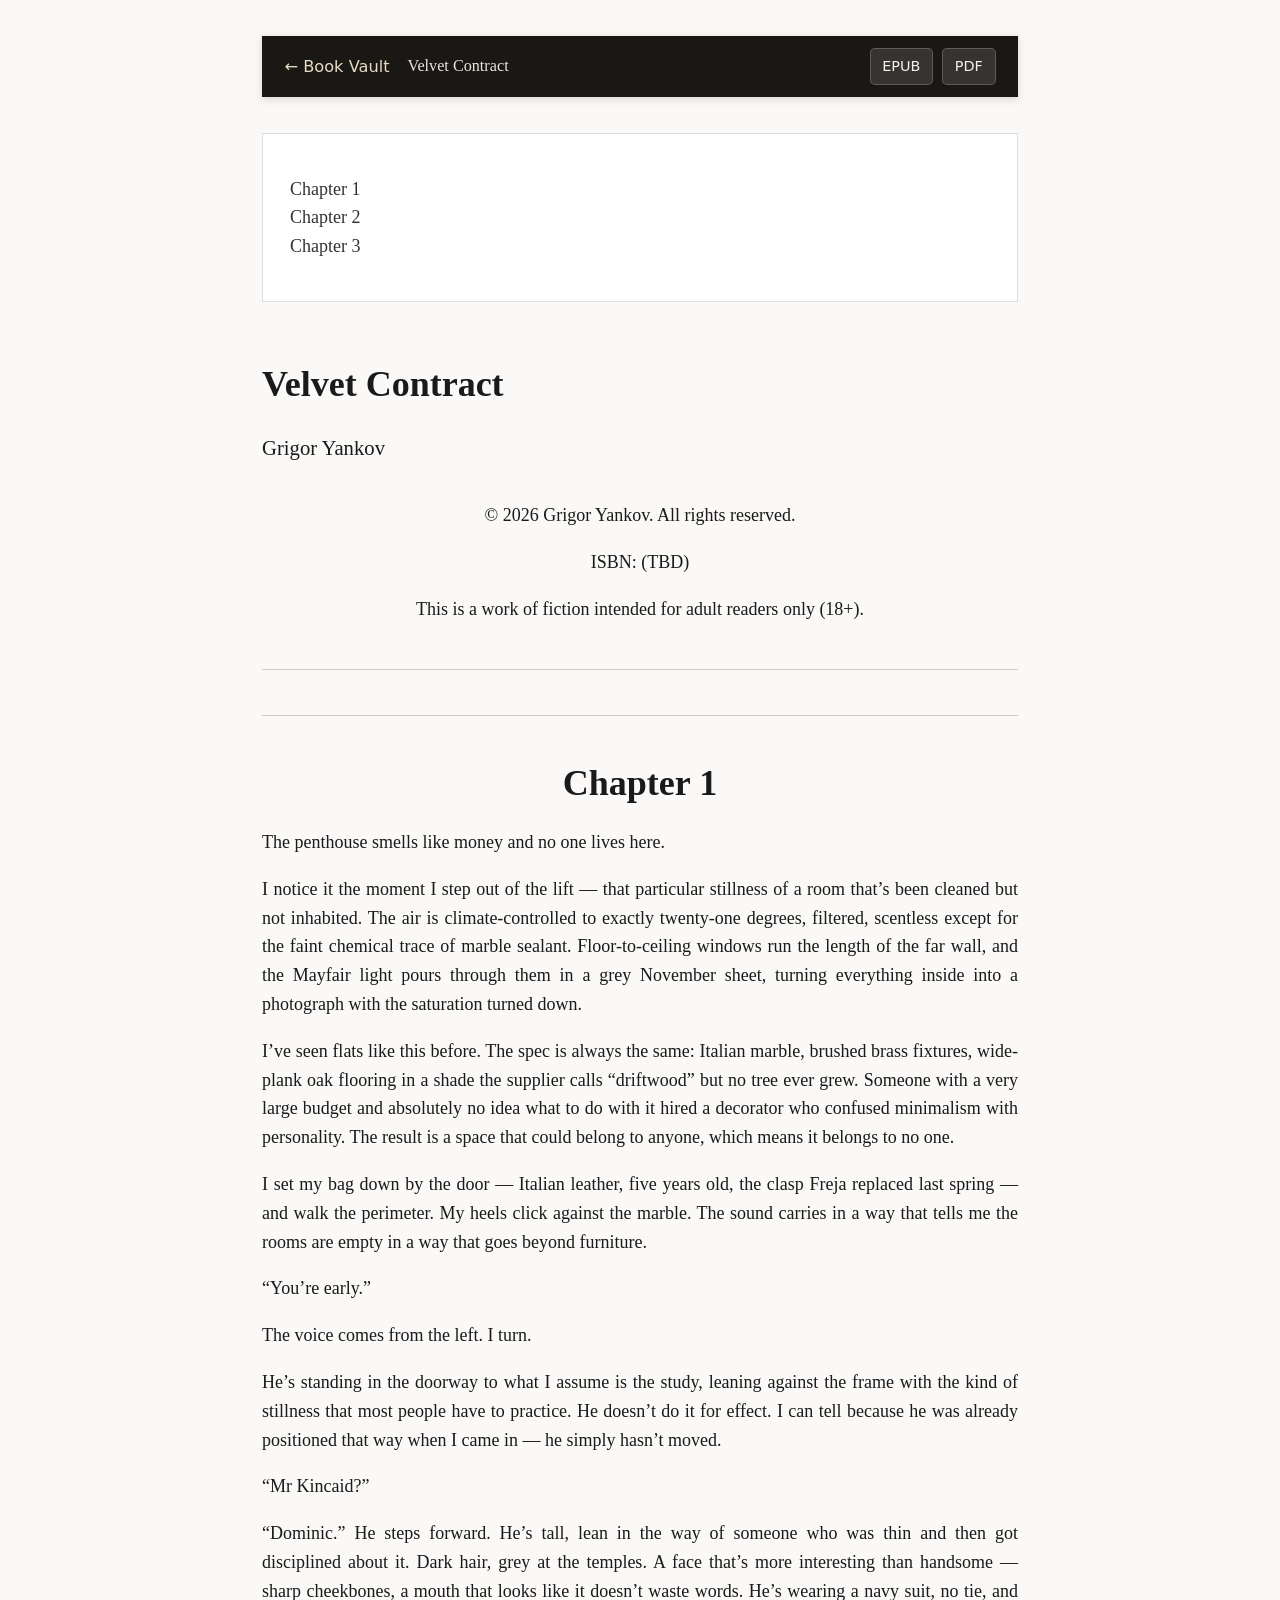
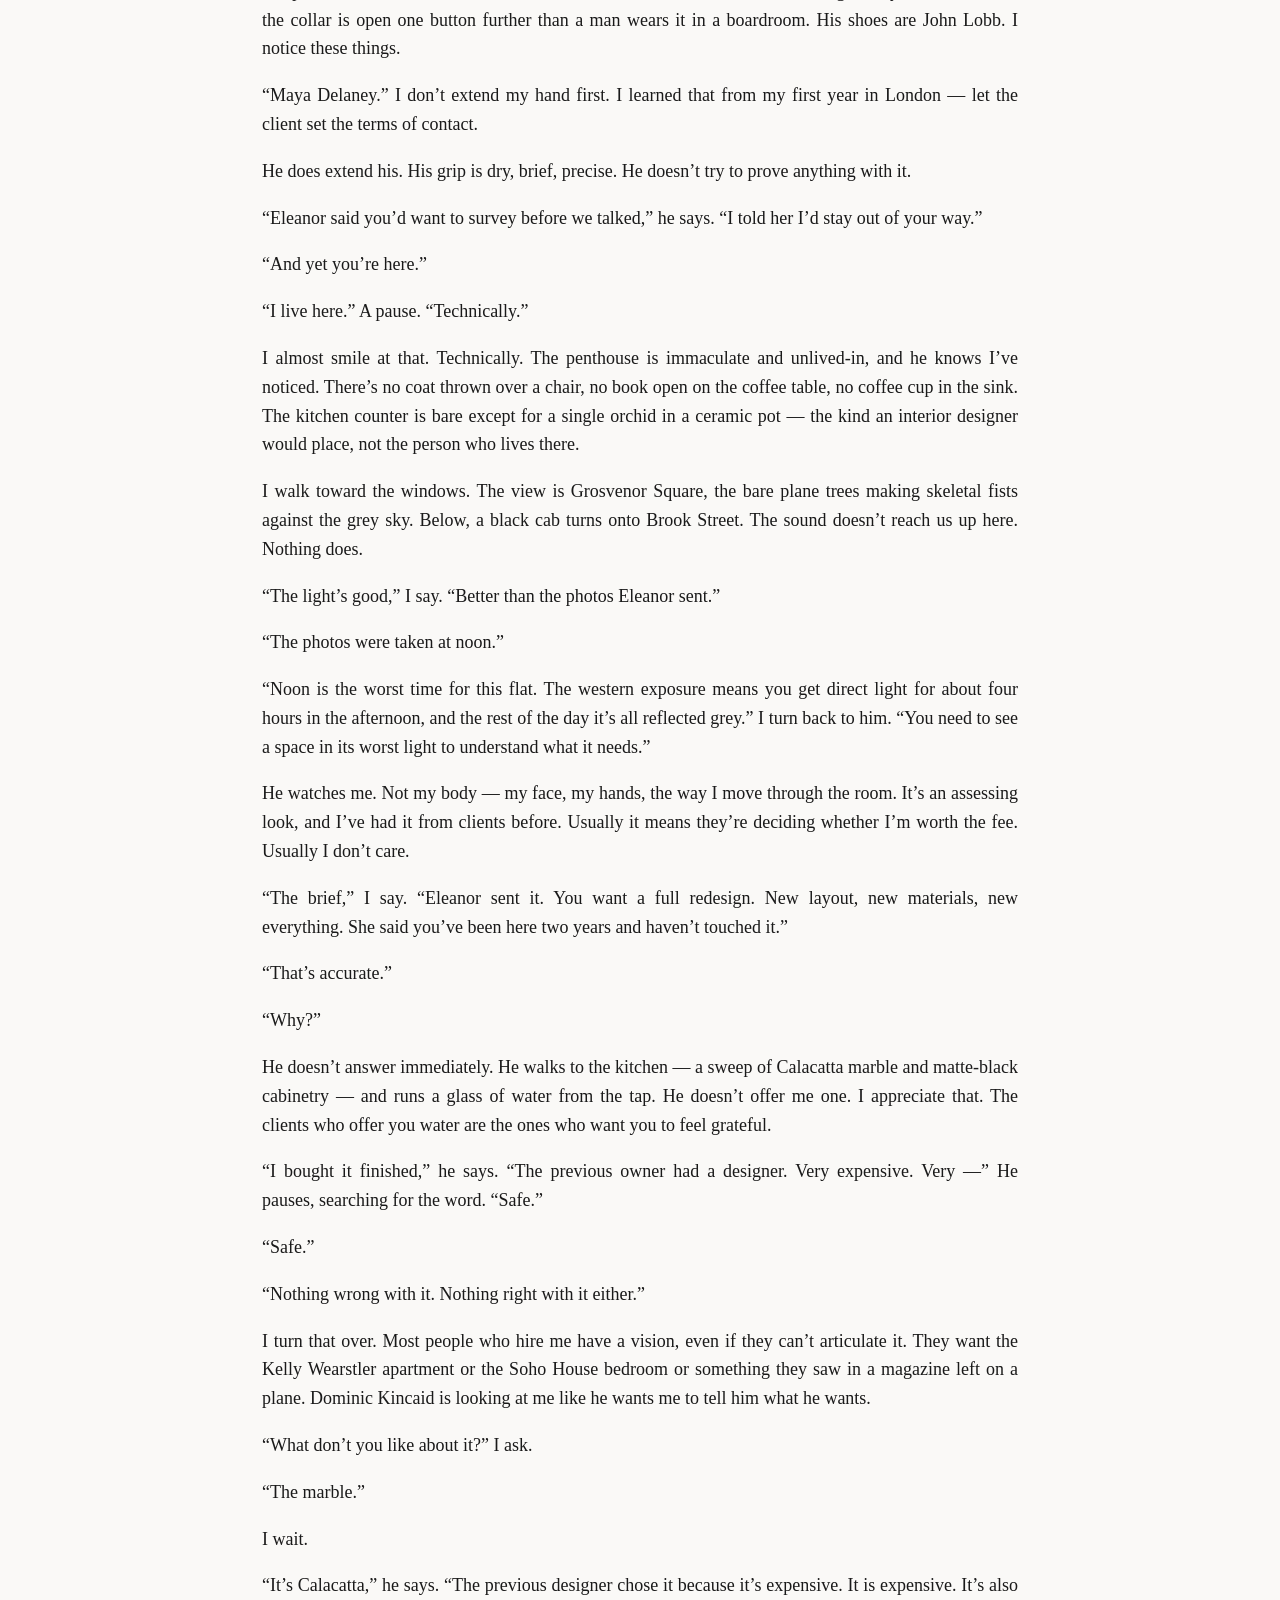
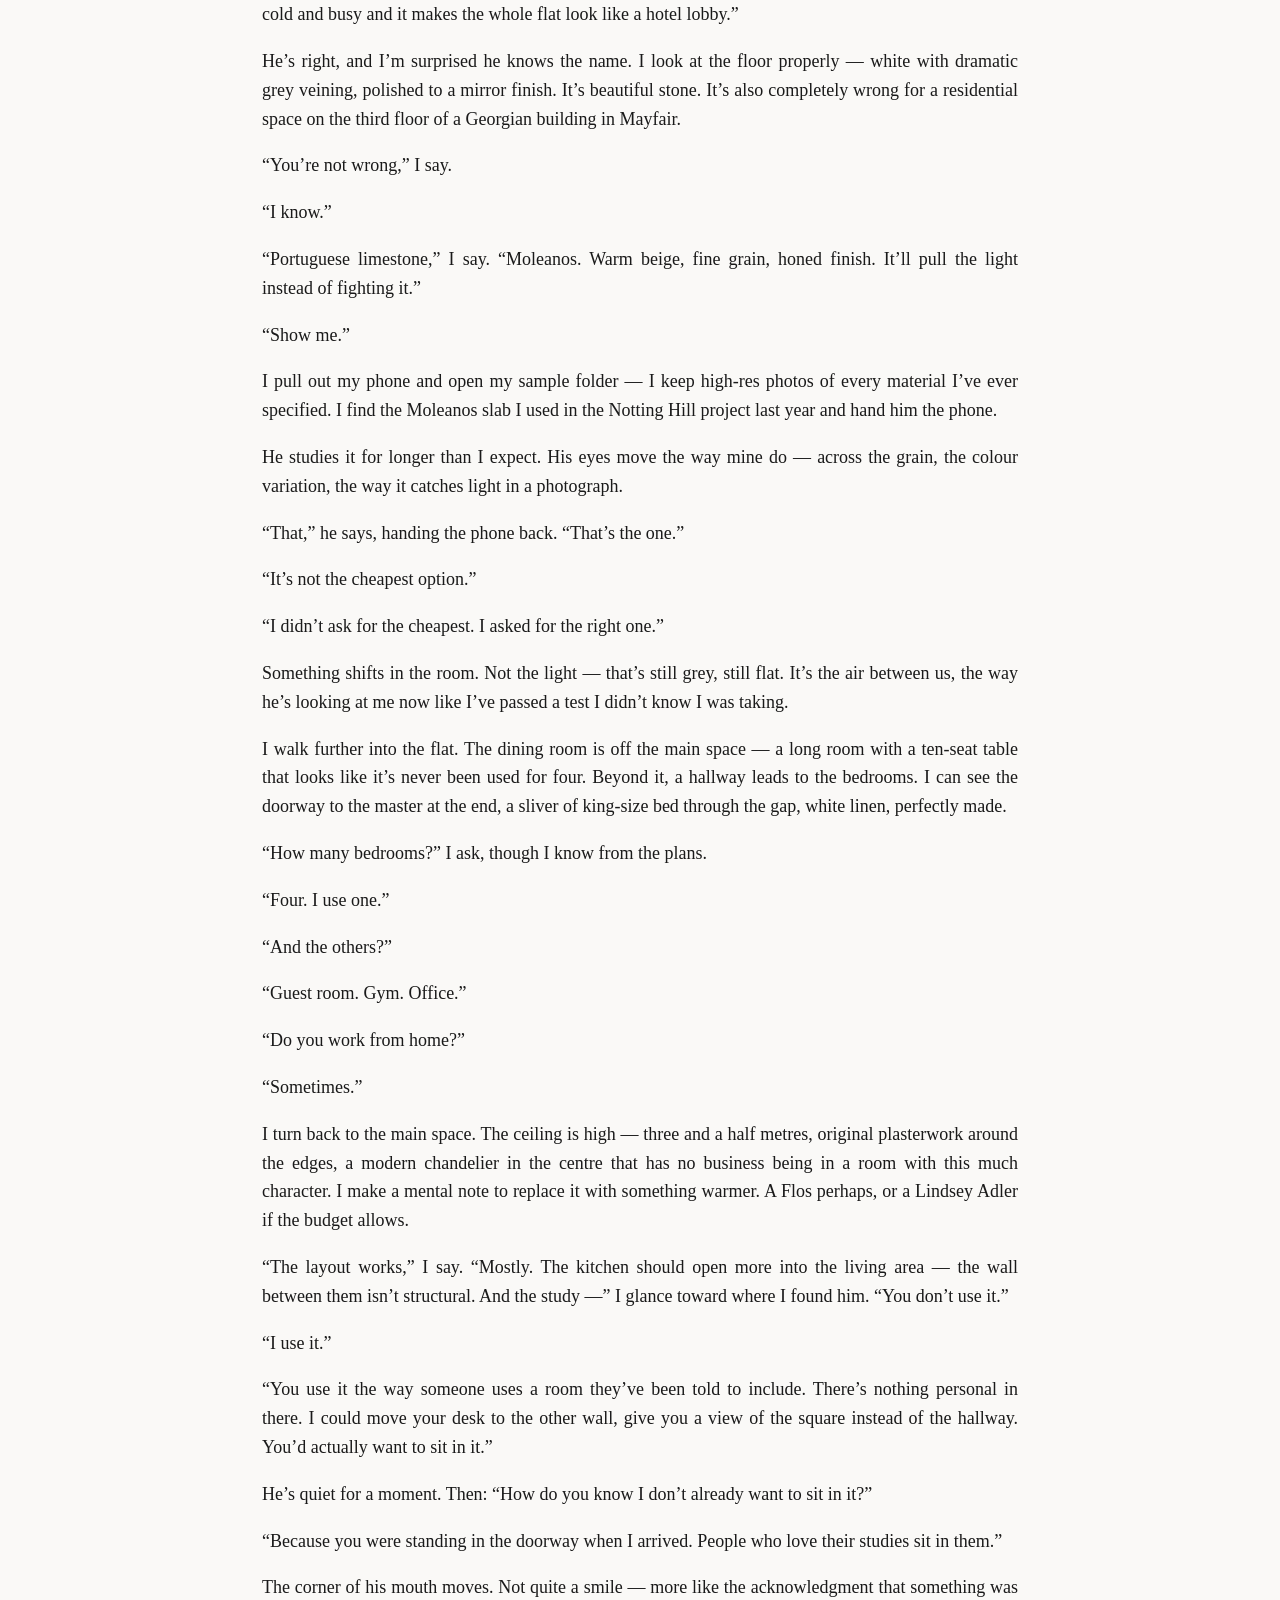
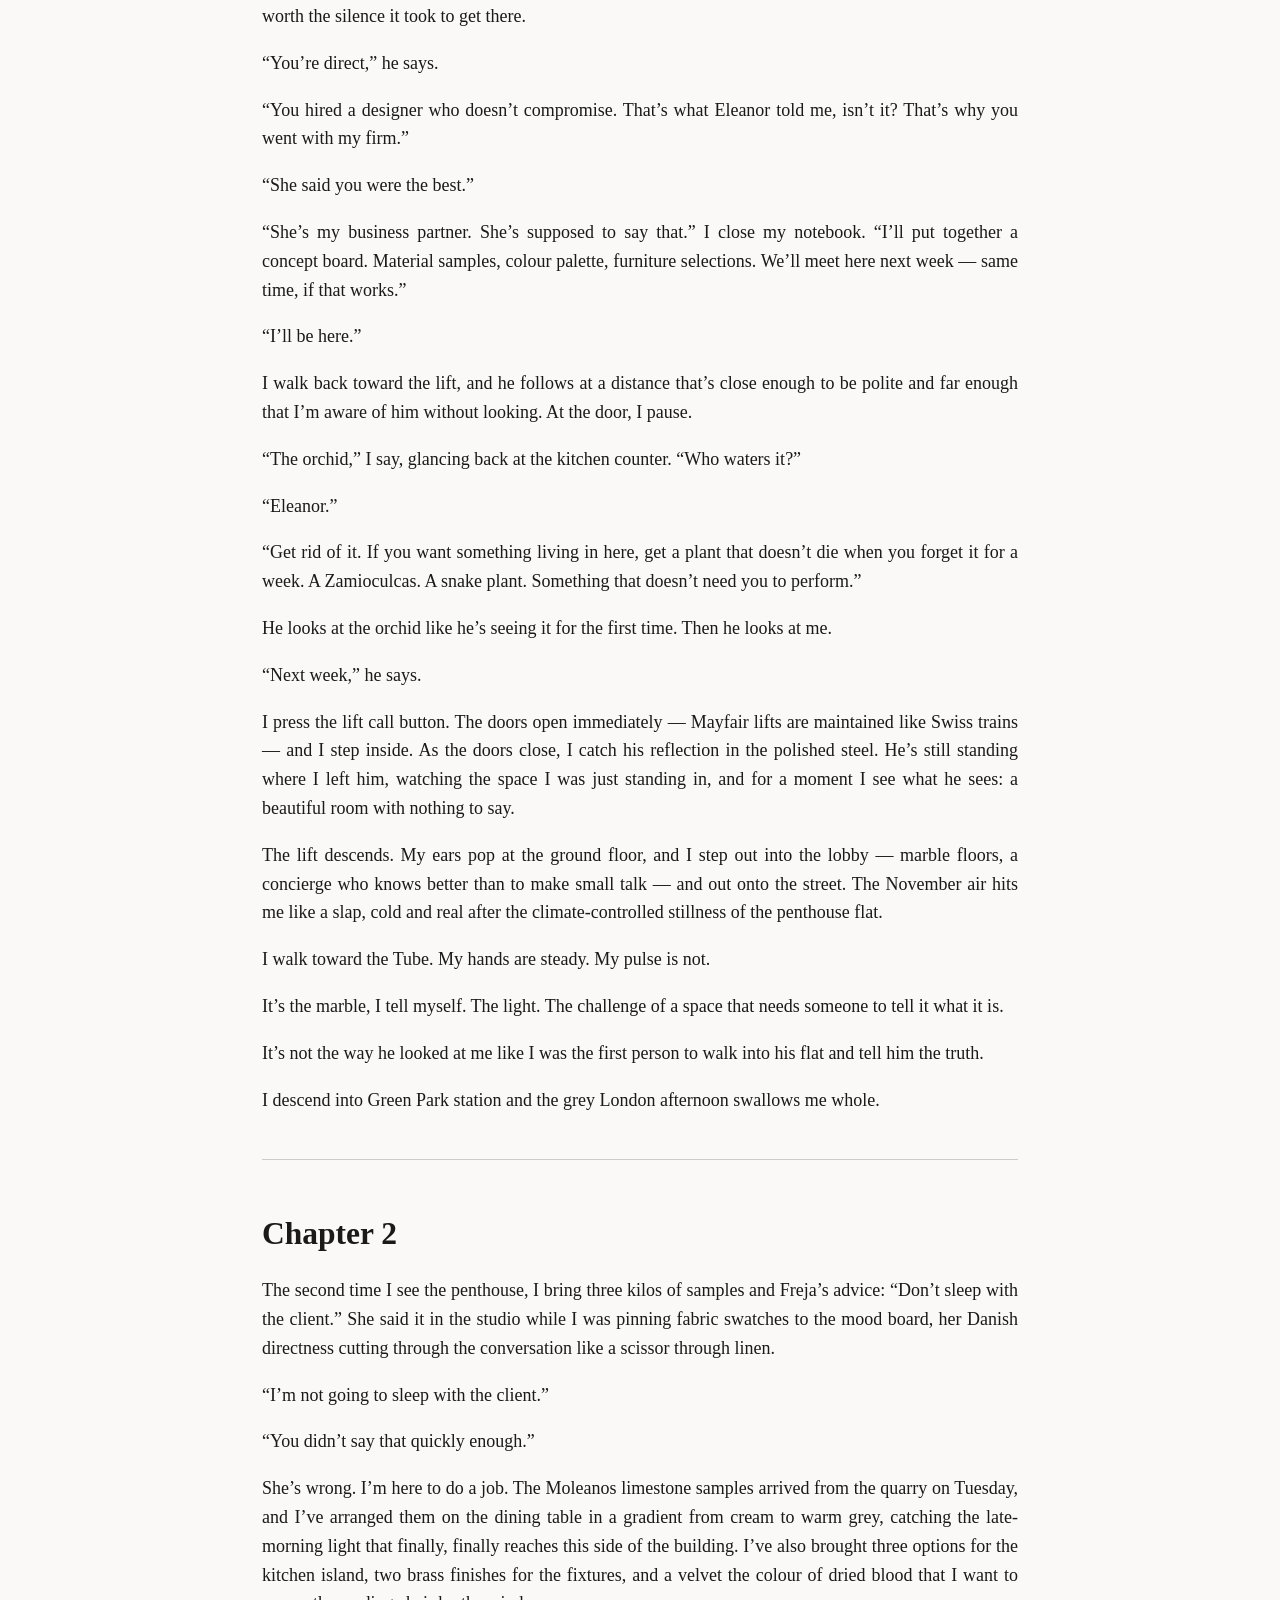
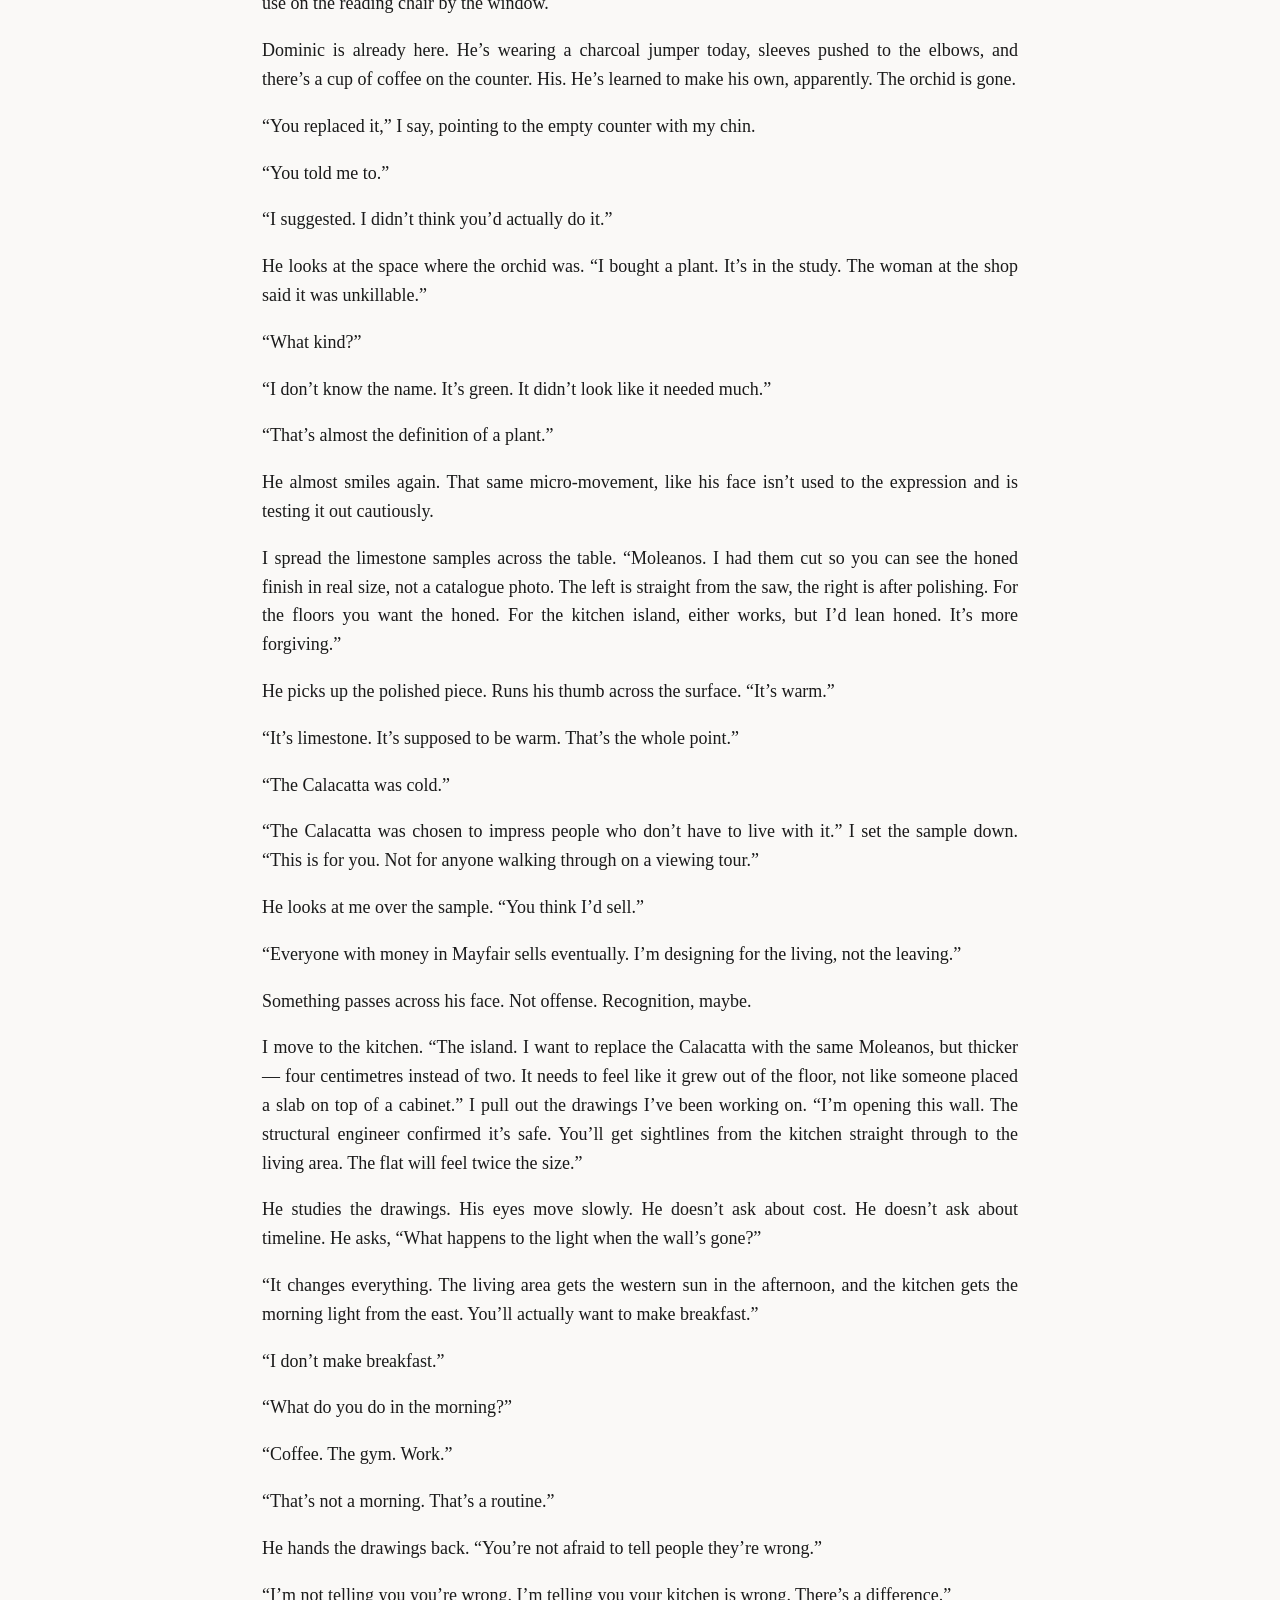
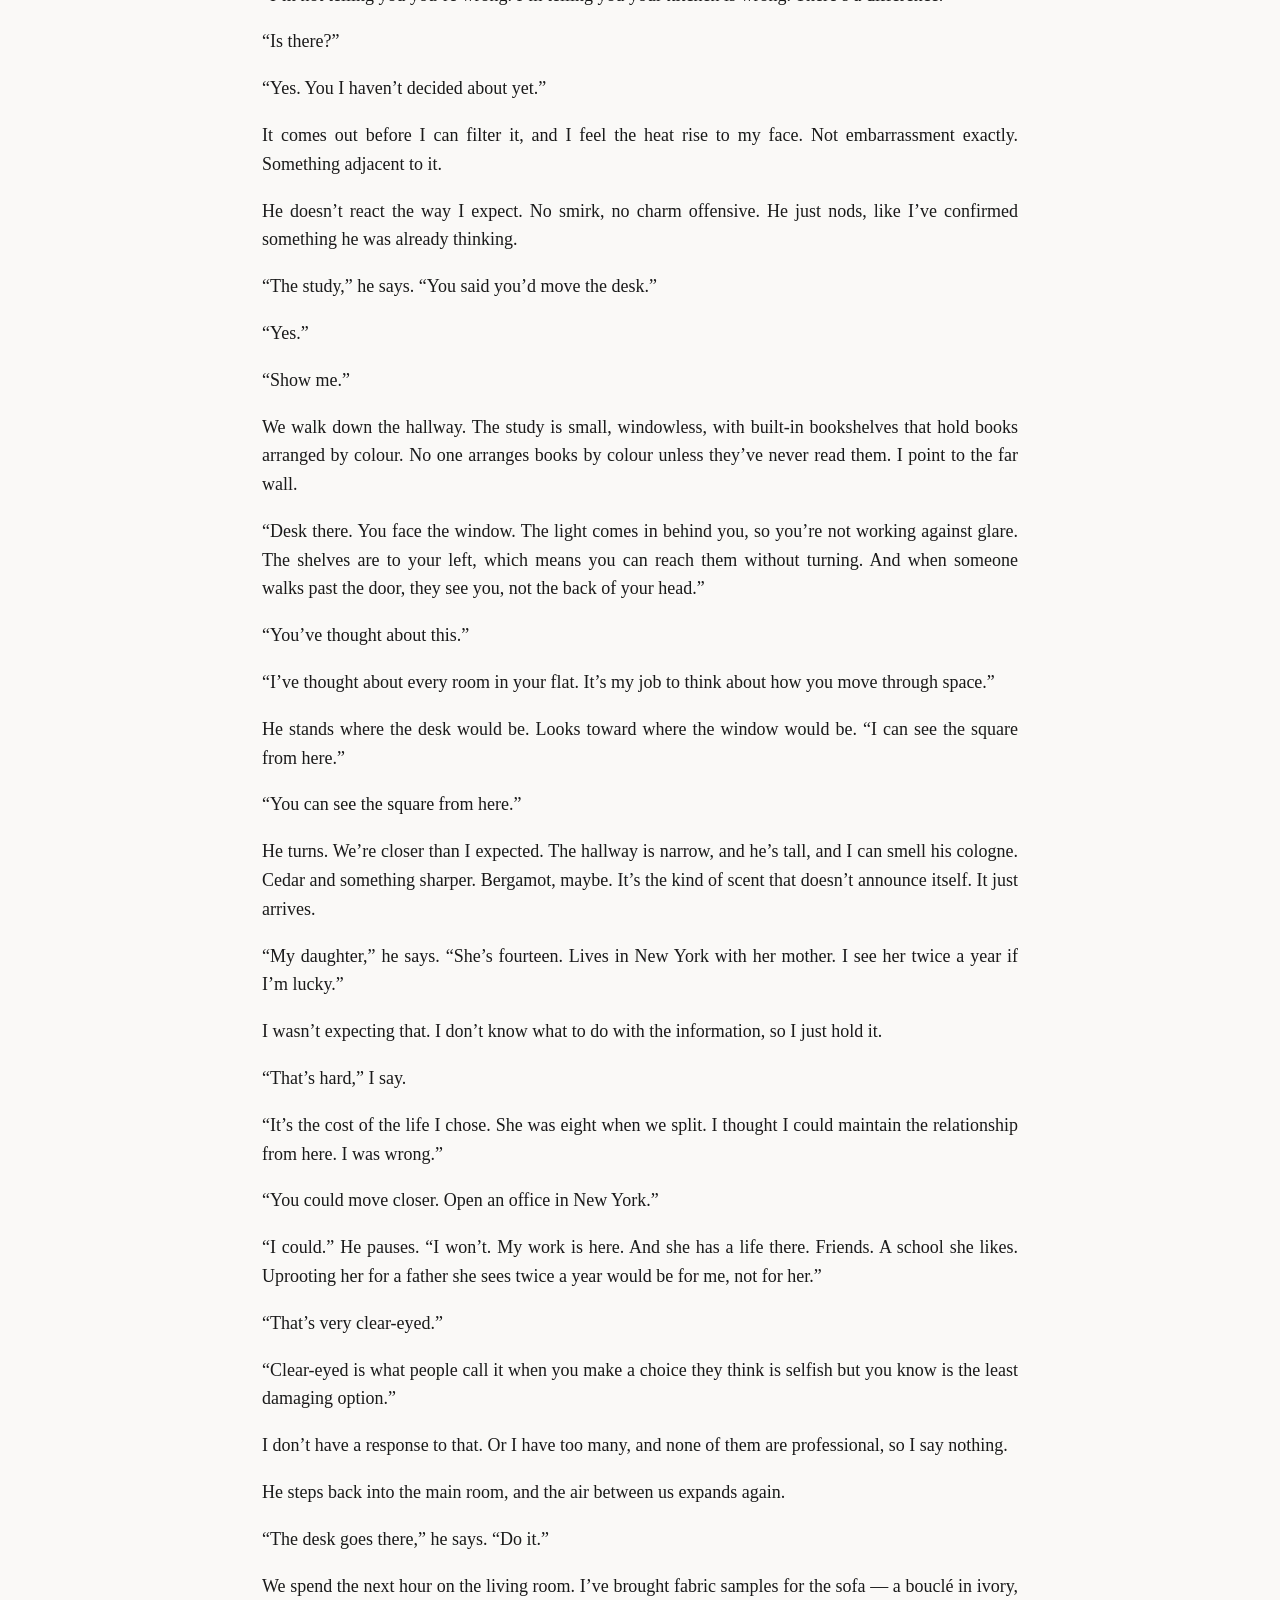
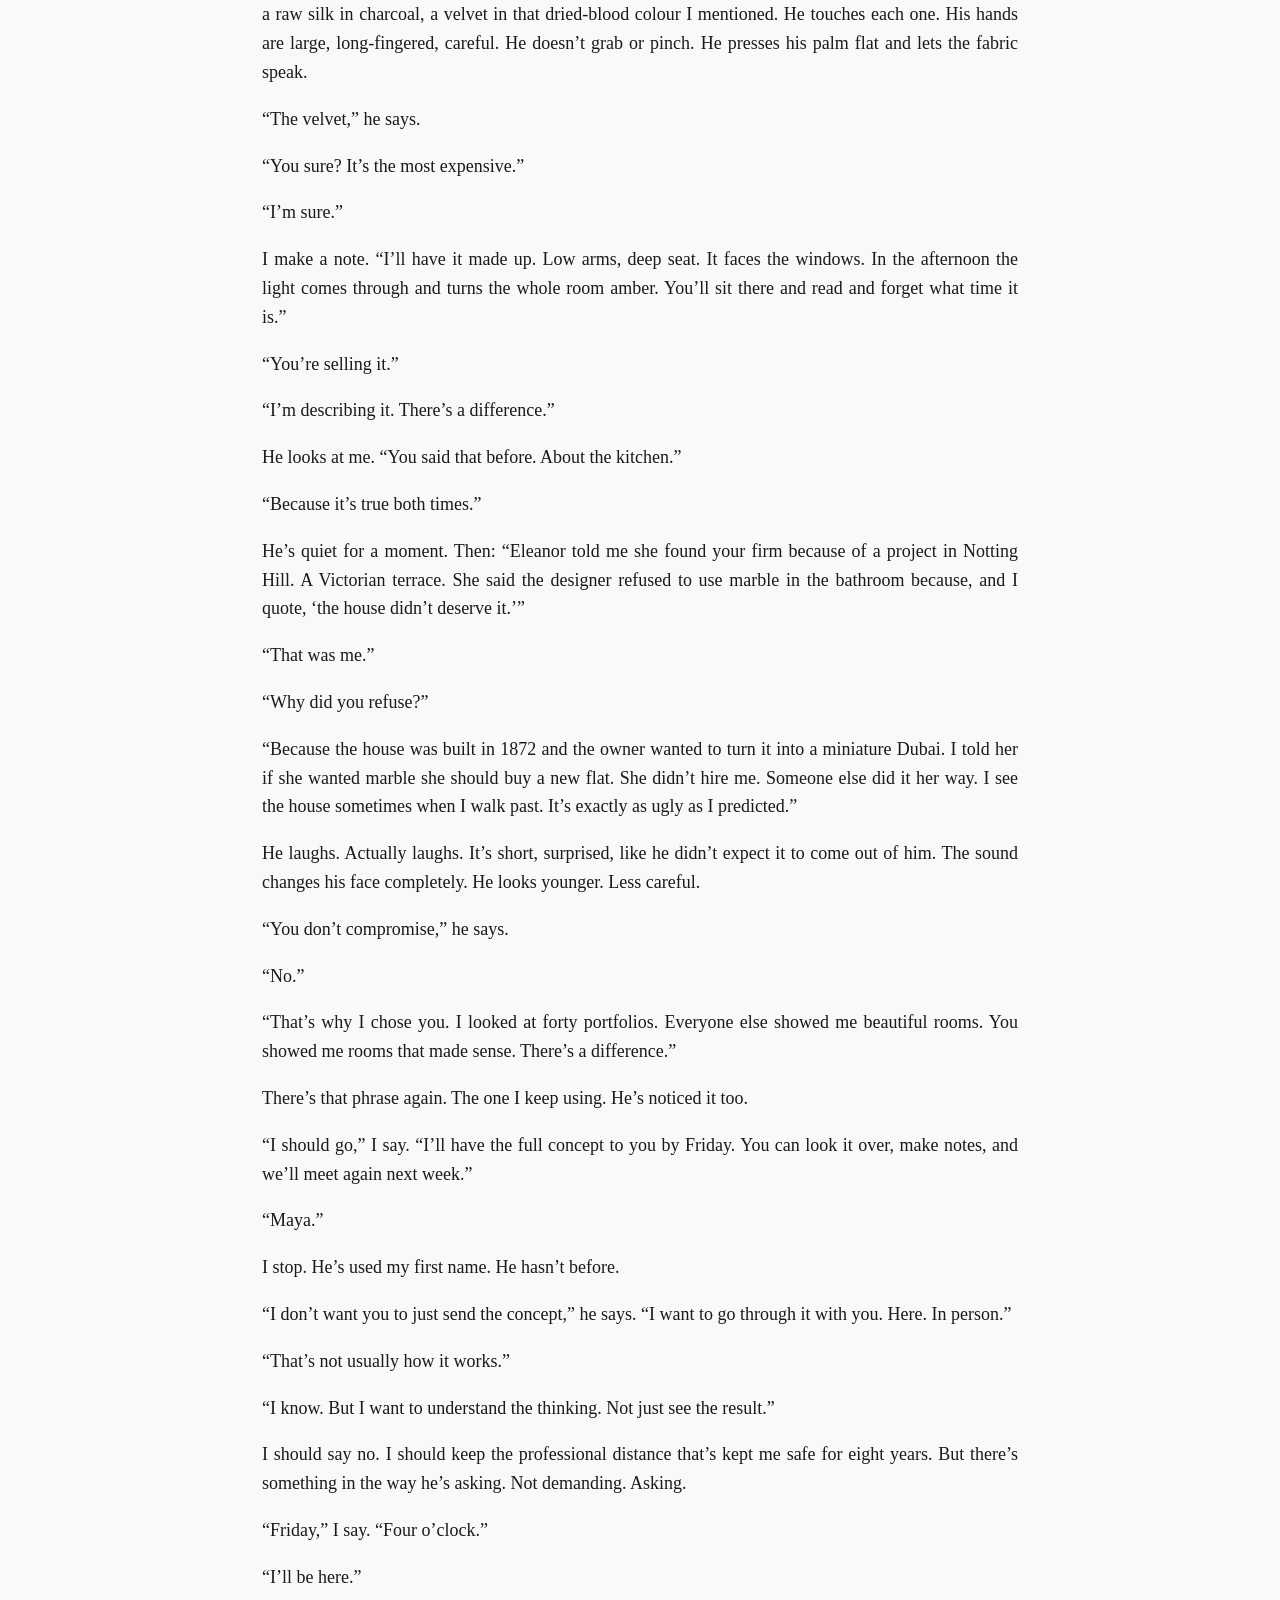
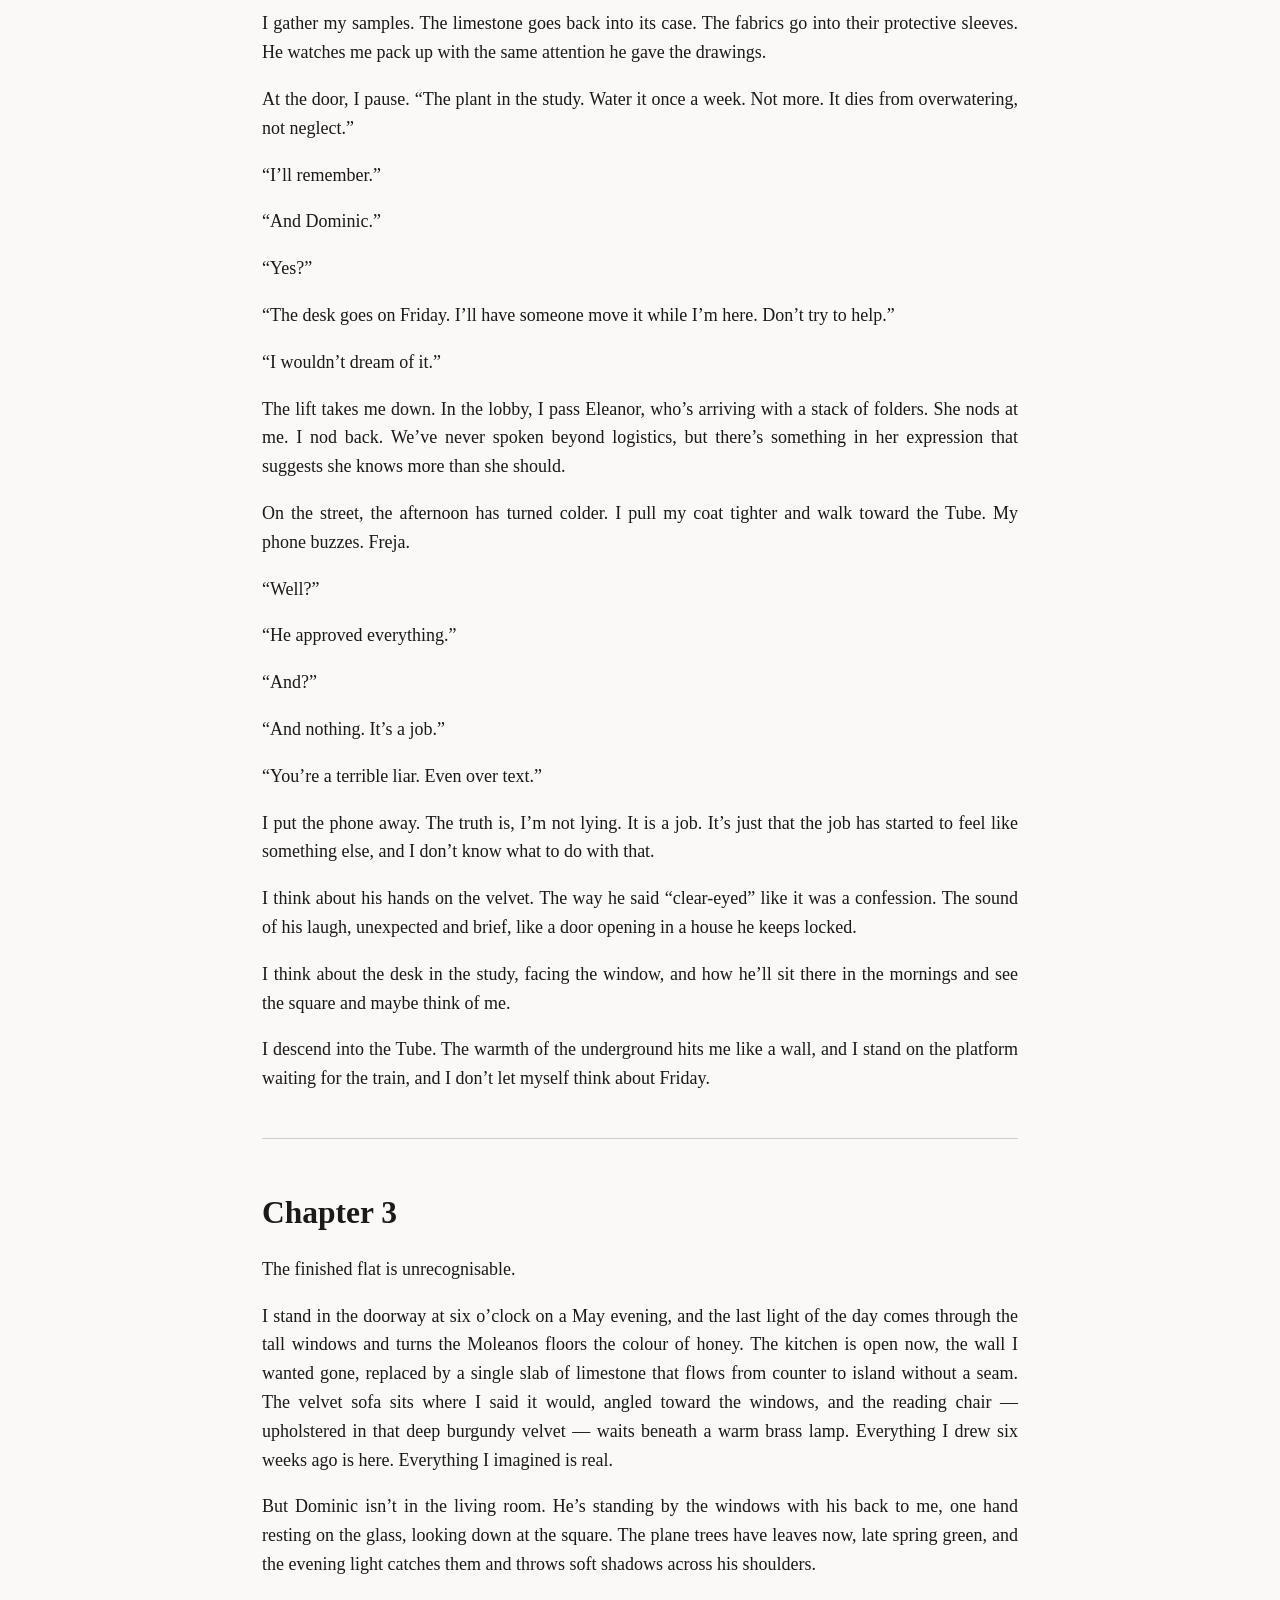
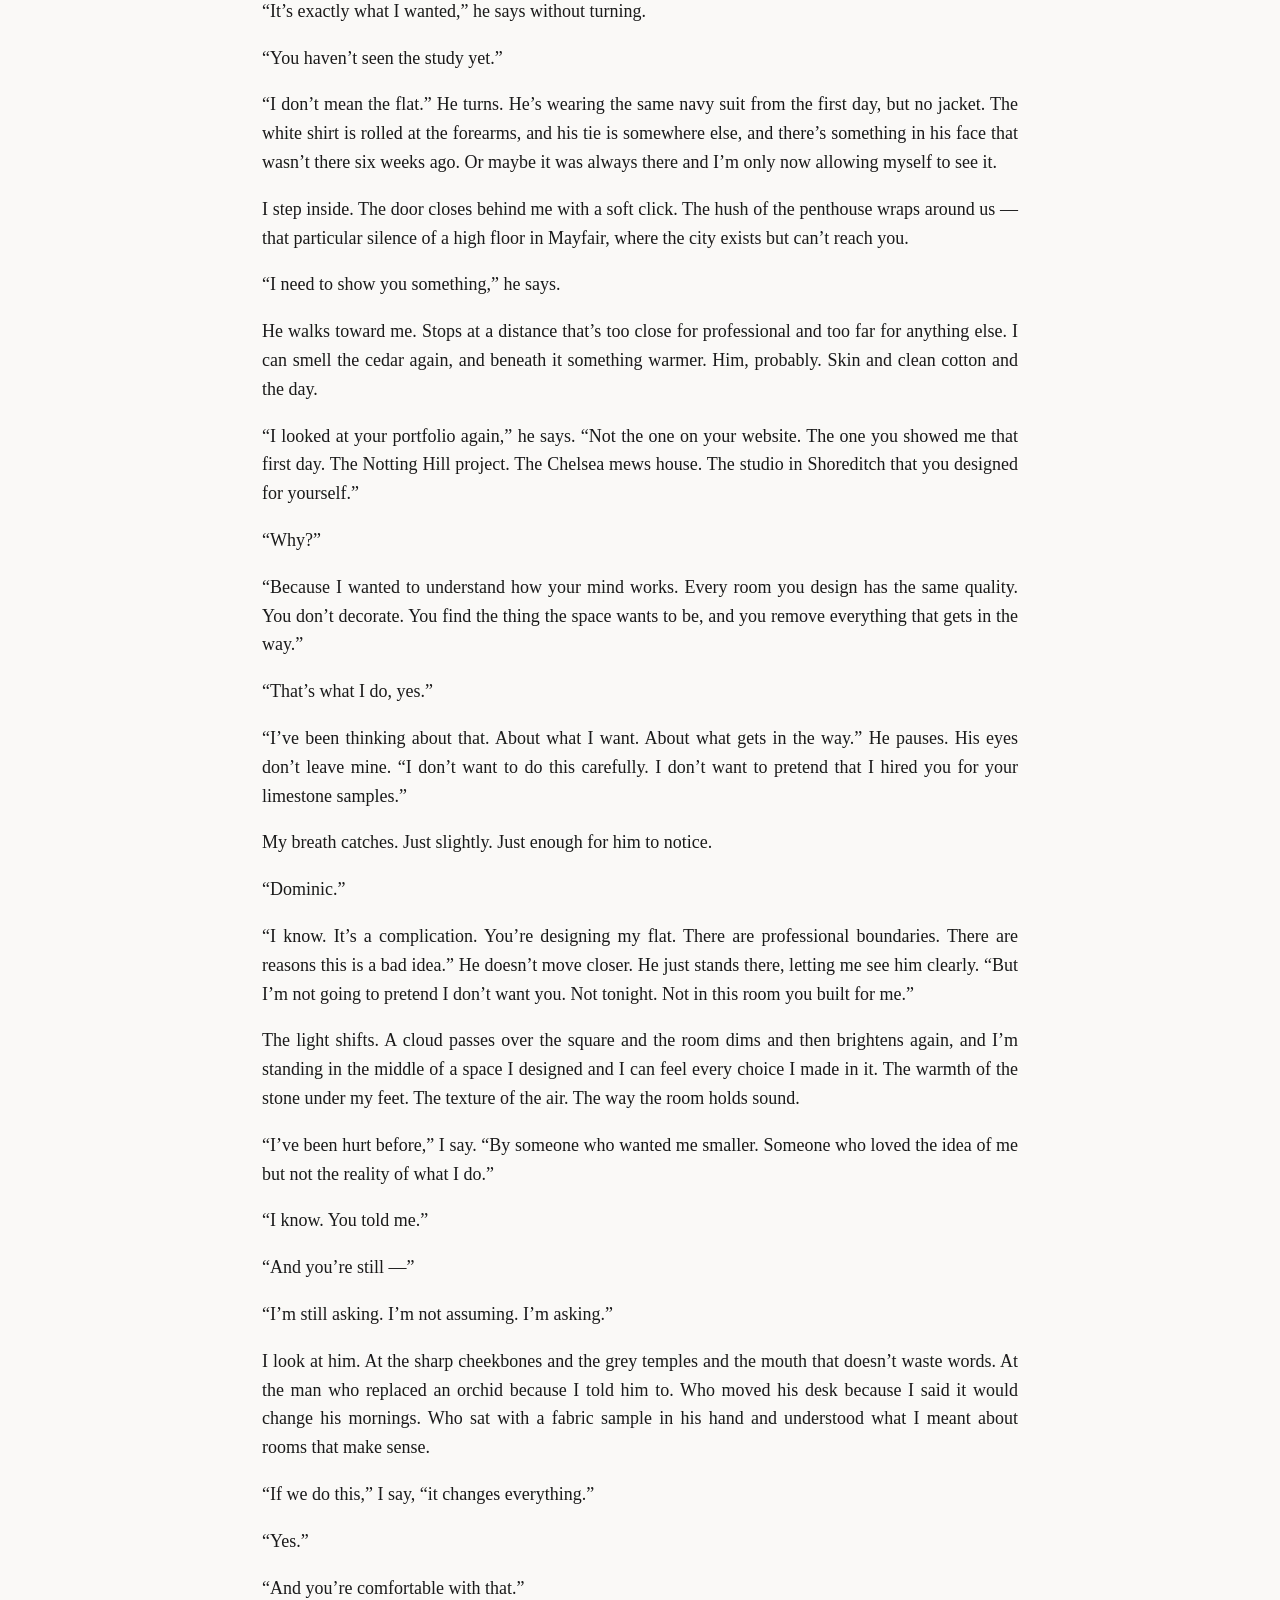
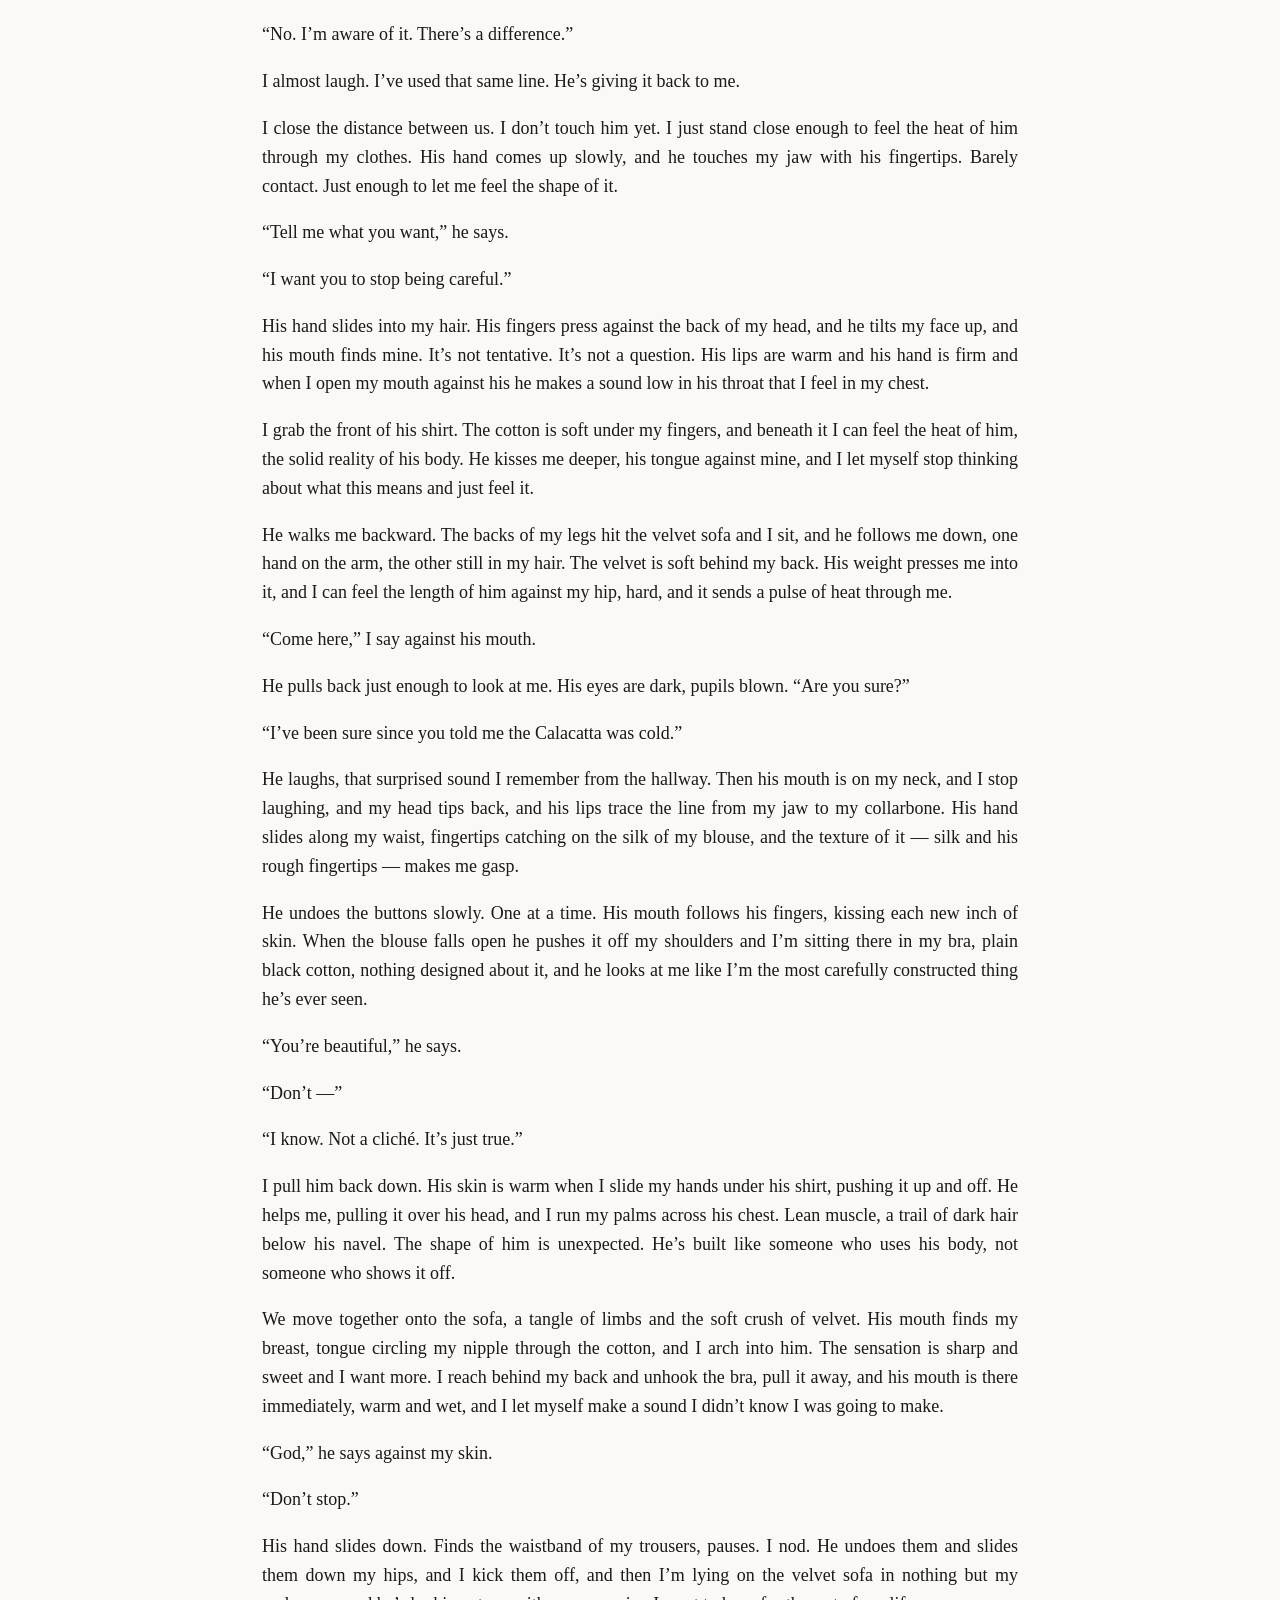
<file: books/velvet-contract/index.html>
<!DOCTYPE html>
<html xmlns="http://www.w3.org/1999/xhtml" lang="en" xml:lang="en">
<head>
  <meta charset="utf-8" />
  <meta name="generator" content="pandoc 3.10" />
  <meta name="viewport" content="width=device-width, initial-scale=1.0, user-scalable=yes" />
  <meta name="author" content="Grigor Yankov" />
  <title>Velvet Contract</title>
  <style>
    /* Default styles provided by pandoc.
    ** See https://pandoc.org/MANUAL.html#variables-for-html for config info.
    */
    span.smallcaps{font-variant: small-caps;}
    div.columns{display: flex; gap: 1.5em;}
    div.column{flex: auto;}
    @media screen {
    div.columns{gap: min(4vw, 1.5em);}
    div.column{overflow-x: auto;}
    }
    div.hanging-indent{margin-left: 1.5em; text-indent: -1.5em;}
    /* The extra [class] is a hack that increases specificity enough to
       override a similar rule in reveal.js */
    ul.task-list[class]{list-style: none;}
    ul.task-list li input[type="checkbox"] {
      font-size: inherit;
      width: 0.8em;
      margin: 0 0.8em 0.2em -1.6em;
      vertical-align: middle;
    }
    .display.math{display: block; text-align: center; margin: 0.5rem auto;}
  </style>
  <link rel="stylesheet" href="book.css" />
</head>
<body>
<link rel="stylesheet" href="../../assets/reader.css" />
<nav class="vault-reader-bar">
  <a href="../../">&larr; Book Vault</a>
  <span class="vault-reader-title">Velvet Contract</span>
  <div class="vault-reader-actions">
    <a class="btn-dl" href="book.epub" download>EPUB</a>
    <a class="btn-dl" href="book_print.pdf" download>PDF</a>
  </div>
</nav>

<nav id="TOC" role="doc-toc">
<ul>
<li><a href="#chapter-1" id="toc-chapter-1">Chapter 1</a></li>
<li><a href="#chapter-2" id="toc-chapter-2">Chapter 2</a></li>
<li><a href="#chapter-3" id="toc-chapter-3">Chapter 3</a></li>
</ul>
</nav>
<div class="title-page">
<p class="book-title">Velvet Contract</p>
<p class="book-author">Grigor Yankov</p>
</div>
<div class="copyright-block">
<p>© 2026 Grigor Yankov. All rights reserved.</p>
<p>ISBN: (TBD)</p>
<p>This is a work of fiction intended for adult readers only (18+).</p>
</div>
<hr />
<hr />
<h1 id="chapter-1">Chapter 1</h1>
<p>The penthouse smells like money and no one lives here.</p>
<p>I notice it the moment I step out of the lift — that particular
stillness of a room that’s been cleaned but not inhabited. The air is
climate-controlled to exactly twenty-one degrees, filtered, scentless
except for the faint chemical trace of marble sealant. Floor-to-ceiling
windows run the length of the far wall, and the Mayfair light pours
through them in a grey November sheet, turning everything inside into a
photograph with the saturation turned down.</p>
<p>I’ve seen flats like this before. The spec is always the same:
Italian marble, brushed brass fixtures, wide-plank oak flooring in a
shade the supplier calls “driftwood” but no tree ever grew. Someone with
a very large budget and absolutely no idea what to do with it hired a
decorator who confused minimalism with personality. The result is a
space that could belong to anyone, which means it belongs to no one.</p>
<p>I set my bag down by the door — Italian leather, five years old, the
clasp Freja replaced last spring — and walk the perimeter. My heels
click against the marble. The sound carries in a way that tells me the
rooms are empty in a way that goes beyond furniture.</p>
<p>“You’re early.”</p>
<p>The voice comes from the left. I turn.</p>
<p>He’s standing in the doorway to what I assume is the study, leaning
against the frame with the kind of stillness that most people have to
practice. He doesn’t do it for effect. I can tell because he was already
positioned that way when I came in — he simply hasn’t moved.</p>
<p>“Mr Kincaid?”</p>
<p>“Dominic.” He steps forward. He’s tall, lean in the way of someone
who was thin and then got disciplined about it. Dark hair, grey at the
temples. A face that’s more interesting than handsome — sharp
cheekbones, a mouth that looks like it doesn’t waste words. He’s wearing
a navy suit, no tie, and the collar is open one button further than a
man wears it in a boardroom. His shoes are John Lobb. I notice these
things.</p>
<p>“Maya Delaney.” I don’t extend my hand first. I learned that from my
first year in London — let the client set the terms of contact.</p>
<p>He does extend his. His grip is dry, brief, precise. He doesn’t try
to prove anything with it.</p>
<p>“Eleanor said you’d want to survey before we talked,” he says. “I
told her I’d stay out of your way.”</p>
<p>“And yet you’re here.”</p>
<p>“I live here.” A pause. “Technically.”</p>
<p>I almost smile at that. Technically. The penthouse is immaculate and
unlived-in, and he knows I’ve noticed. There’s no coat thrown over a
chair, no book open on the coffee table, no coffee cup in the sink. The
kitchen counter is bare except for a single orchid in a ceramic pot —
the kind an interior designer would place, not the person who lives
there.</p>
<p>I walk toward the windows. The view is Grosvenor Square, the bare
plane trees making skeletal fists against the grey sky. Below, a black
cab turns onto Brook Street. The sound doesn’t reach us up here. Nothing
does.</p>
<p>“The light’s good,” I say. “Better than the photos Eleanor sent.”</p>
<p>“The photos were taken at noon.”</p>
<p>“Noon is the worst time for this flat. The western exposure means you
get direct light for about four hours in the afternoon, and the rest of
the day it’s all reflected grey.” I turn back to him. “You need to see a
space in its worst light to understand what it needs.”</p>
<p>He watches me. Not my body — my face, my hands, the way I move
through the room. It’s an assessing look, and I’ve had it from clients
before. Usually it means they’re deciding whether I’m worth the fee.
Usually I don’t care.</p>
<p>“The brief,” I say. “Eleanor sent it. You want a full redesign. New
layout, new materials, new everything. She said you’ve been here two
years and haven’t touched it.”</p>
<p>“That’s accurate.”</p>
<p>“Why?”</p>
<p>He doesn’t answer immediately. He walks to the kitchen — a sweep of
Calacatta marble and matte-black cabinetry — and runs a glass of water
from the tap. He doesn’t offer me one. I appreciate that. The clients
who offer you water are the ones who want you to feel grateful.</p>
<p>“I bought it finished,” he says. “The previous owner had a designer.
Very expensive. Very —” He pauses, searching for the word. “Safe.”</p>
<p>“Safe.”</p>
<p>“Nothing wrong with it. Nothing right with it either.”</p>
<p>I turn that over. Most people who hire me have a vision, even if they
can’t articulate it. They want the Kelly Wearstler apartment or the Soho
House bedroom or something they saw in a magazine left on a plane.
Dominic Kincaid is looking at me like he wants me to tell him what he
wants.</p>
<p>“What don’t you like about it?” I ask.</p>
<p>“The marble.”</p>
<p>I wait.</p>
<p>“It’s Calacatta,” he says. “The previous designer chose it because
it’s expensive. It is expensive. It’s also cold and busy and it makes
the whole flat look like a hotel lobby.”</p>
<p>He’s right, and I’m surprised he knows the name. I look at the floor
properly — white with dramatic grey veining, polished to a mirror
finish. It’s beautiful stone. It’s also completely wrong for a
residential space on the third floor of a Georgian building in
Mayfair.</p>
<p>“You’re not wrong,” I say.</p>
<p>“I know.”</p>
<p>“Portuguese limestone,” I say. “Moleanos. Warm beige, fine grain,
honed finish. It’ll pull the light instead of fighting it.”</p>
<p>“Show me.”</p>
<p>I pull out my phone and open my sample folder — I keep high-res
photos of every material I’ve ever specified. I find the Moleanos slab I
used in the Notting Hill project last year and hand him the phone.</p>
<p>He studies it for longer than I expect. His eyes move the way mine do
— across the grain, the colour variation, the way it catches light in a
photograph.</p>
<p>“That,” he says, handing the phone back. “That’s the one.”</p>
<p>“It’s not the cheapest option.”</p>
<p>“I didn’t ask for the cheapest. I asked for the right one.”</p>
<p>Something shifts in the room. Not the light — that’s still grey,
still flat. It’s the air between us, the way he’s looking at me now like
I’ve passed a test I didn’t know I was taking.</p>
<p>I walk further into the flat. The dining room is off the main space —
a long room with a ten-seat table that looks like it’s never been used
for four. Beyond it, a hallway leads to the bedrooms. I can see the
doorway to the master at the end, a sliver of king-size bed through the
gap, white linen, perfectly made.</p>
<p>“How many bedrooms?” I ask, though I know from the plans.</p>
<p>“Four. I use one.”</p>
<p>“And the others?”</p>
<p>“Guest room. Gym. Office.”</p>
<p>“Do you work from home?”</p>
<p>“Sometimes.”</p>
<p>I turn back to the main space. The ceiling is high — three and a half
metres, original plasterwork around the edges, a modern chandelier in
the centre that has no business being in a room with this much
character. I make a mental note to replace it with something warmer. A
Flos perhaps, or a Lindsey Adler if the budget allows.</p>
<p>“The layout works,” I say. “Mostly. The kitchen should open more into
the living area — the wall between them isn’t structural. And the study
—” I glance toward where I found him. “You don’t use it.”</p>
<p>“I use it.”</p>
<p>“You use it the way someone uses a room they’ve been told to include.
There’s nothing personal in there. I could move your desk to the other
wall, give you a view of the square instead of the hallway. You’d
actually want to sit in it.”</p>
<p>He’s quiet for a moment. Then: “How do you know I don’t already want
to sit in it?”</p>
<p>“Because you were standing in the doorway when I arrived. People who
love their studies sit in them.”</p>
<p>The corner of his mouth moves. Not quite a smile — more like the
acknowledgment that something was worth the silence it took to get
there.</p>
<p>“You’re direct,” he says.</p>
<p>“You hired a designer who doesn’t compromise. That’s what Eleanor
told me, isn’t it? That’s why you went with my firm.”</p>
<p>“She said you were the best.”</p>
<p>“She’s my business partner. She’s supposed to say that.” I close my
notebook. “I’ll put together a concept board. Material samples, colour
palette, furniture selections. We’ll meet here next week — same time, if
that works.”</p>
<p>“I’ll be here.”</p>
<p>I walk back toward the lift, and he follows at a distance that’s
close enough to be polite and far enough that I’m aware of him without
looking. At the door, I pause.</p>
<p>“The orchid,” I say, glancing back at the kitchen counter. “Who
waters it?”</p>
<p>“Eleanor.”</p>
<p>“Get rid of it. If you want something living in here, get a plant
that doesn’t die when you forget it for a week. A Zamioculcas. A snake
plant. Something that doesn’t need you to perform.”</p>
<p>He looks at the orchid like he’s seeing it for the first time. Then
he looks at me.</p>
<p>“Next week,” he says.</p>
<p>I press the lift call button. The doors open immediately — Mayfair
lifts are maintained like Swiss trains — and I step inside. As the doors
close, I catch his reflection in the polished steel. He’s still standing
where I left him, watching the space I was just standing in, and for a
moment I see what he sees: a beautiful room with nothing to say.</p>
<p>The lift descends. My ears pop at the ground floor, and I step out
into the lobby — marble floors, a concierge who knows better than to
make small talk — and out onto the street. The November air hits me like
a slap, cold and real after the climate-controlled stillness of the
penthouse flat.</p>
<p>I walk toward the Tube. My hands are steady. My pulse is not.</p>
<p>It’s the marble, I tell myself. The light. The challenge of a space
that needs someone to tell it what it is.</p>
<p>It’s not the way he looked at me like I was the first person to walk
into his flat and tell him the truth.</p>
<p>I descend into Green Park station and the grey London afternoon
swallows me whole.</p>
<hr />
<h1 id="chapter-2">Chapter 2</h1>
<p>The second time I see the penthouse, I bring three kilos of samples
and Freja’s advice: “Don’t sleep with the client.” She said it in the
studio while I was pinning fabric swatches to the mood board, her Danish
directness cutting through the conversation like a scissor through
linen.</p>
<p>“I’m not going to sleep with the client.”</p>
<p>“You didn’t say that quickly enough.”</p>
<p>She’s wrong. I’m here to do a job. The Moleanos limestone samples
arrived from the quarry on Tuesday, and I’ve arranged them on the dining
table in a gradient from cream to warm grey, catching the late-morning
light that finally, finally reaches this side of the building. I’ve also
brought three options for the kitchen island, two brass finishes for the
fixtures, and a velvet the colour of dried blood that I want to use on
the reading chair by the window.</p>
<p>Dominic is already here. He’s wearing a charcoal jumper today,
sleeves pushed to the elbows, and there’s a cup of coffee on the
counter. His. He’s learned to make his own, apparently. The orchid is
gone.</p>
<p>“You replaced it,” I say, pointing to the empty counter with my
chin.</p>
<p>“You told me to.”</p>
<p>“I suggested. I didn’t think you’d actually do it.”</p>
<p>He looks at the space where the orchid was. “I bought a plant. It’s
in the study. The woman at the shop said it was unkillable.”</p>
<p>“What kind?”</p>
<p>“I don’t know the name. It’s green. It didn’t look like it needed
much.”</p>
<p>“That’s almost the definition of a plant.”</p>
<p>He almost smiles again. That same micro-movement, like his face isn’t
used to the expression and is testing it out cautiously.</p>
<p>I spread the limestone samples across the table. “Moleanos. I had
them cut so you can see the honed finish in real size, not a catalogue
photo. The left is straight from the saw, the right is after polishing.
For the floors you want the honed. For the kitchen island, either works,
but I’d lean honed. It’s more forgiving.”</p>
<p>He picks up the polished piece. Runs his thumb across the surface.
“It’s warm.”</p>
<p>“It’s limestone. It’s supposed to be warm. That’s the whole
point.”</p>
<p>“The Calacatta was cold.”</p>
<p>“The Calacatta was chosen to impress people who don’t have to live
with it.” I set the sample down. “This is for you. Not for anyone
walking through on a viewing tour.”</p>
<p>He looks at me over the sample. “You think I’d sell.”</p>
<p>“Everyone with money in Mayfair sells eventually. I’m designing for
the living, not the leaving.”</p>
<p>Something passes across his face. Not offense. Recognition,
maybe.</p>
<p>I move to the kitchen. “The island. I want to replace the Calacatta
with the same Moleanos, but thicker — four centimetres instead of two.
It needs to feel like it grew out of the floor, not like someone placed
a slab on top of a cabinet.” I pull out the drawings I’ve been working
on. “I’m opening this wall. The structural engineer confirmed it’s safe.
You’ll get sightlines from the kitchen straight through to the living
area. The flat will feel twice the size.”</p>
<p>He studies the drawings. His eyes move slowly. He doesn’t ask about
cost. He doesn’t ask about timeline. He asks, “What happens to the light
when the wall’s gone?”</p>
<p>“It changes everything. The living area gets the western sun in the
afternoon, and the kitchen gets the morning light from the east. You’ll
actually want to make breakfast.”</p>
<p>“I don’t make breakfast.”</p>
<p>“What do you do in the morning?”</p>
<p>“Coffee. The gym. Work.”</p>
<p>“That’s not a morning. That’s a routine.”</p>
<p>He hands the drawings back. “You’re not afraid to tell people they’re
wrong.”</p>
<p>“I’m not telling you you’re wrong. I’m telling you your kitchen is
wrong. There’s a difference.”</p>
<p>“Is there?”</p>
<p>“Yes. You I haven’t decided about yet.”</p>
<p>It comes out before I can filter it, and I feel the heat rise to my
face. Not embarrassment exactly. Something adjacent to it.</p>
<p>He doesn’t react the way I expect. No smirk, no charm offensive. He
just nods, like I’ve confirmed something he was already thinking.</p>
<p>“The study,” he says. “You said you’d move the desk.”</p>
<p>“Yes.”</p>
<p>“Show me.”</p>
<p>We walk down the hallway. The study is small, windowless, with
built-in bookshelves that hold books arranged by colour. No one arranges
books by colour unless they’ve never read them. I point to the far
wall.</p>
<p>“Desk there. You face the window. The light comes in behind you, so
you’re not working against glare. The shelves are to your left, which
means you can reach them without turning. And when someone walks past
the door, they see you, not the back of your head.”</p>
<p>“You’ve thought about this.”</p>
<p>“I’ve thought about every room in your flat. It’s my job to think
about how you move through space.”</p>
<p>He stands where the desk would be. Looks toward where the window
would be. “I can see the square from here.”</p>
<p>“You can see the square from here.”</p>
<p>He turns. We’re closer than I expected. The hallway is narrow, and
he’s tall, and I can smell his cologne. Cedar and something sharper.
Bergamot, maybe. It’s the kind of scent that doesn’t announce itself. It
just arrives.</p>
<p>“My daughter,” he says. “She’s fourteen. Lives in New York with her
mother. I see her twice a year if I’m lucky.”</p>
<p>I wasn’t expecting that. I don’t know what to do with the
information, so I just hold it.</p>
<p>“That’s hard,” I say.</p>
<p>“It’s the cost of the life I chose. She was eight when we split. I
thought I could maintain the relationship from here. I was wrong.”</p>
<p>“You could move closer. Open an office in New York.”</p>
<p>“I could.” He pauses. “I won’t. My work is here. And she has a life
there. Friends. A school she likes. Uprooting her for a father she sees
twice a year would be for me, not for her.”</p>
<p>“That’s very clear-eyed.”</p>
<p>“Clear-eyed is what people call it when you make a choice they think
is selfish but you know is the least damaging option.”</p>
<p>I don’t have a response to that. Or I have too many, and none of them
are professional, so I say nothing.</p>
<p>He steps back into the main room, and the air between us expands
again.</p>
<p>“The desk goes there,” he says. “Do it.”</p>
<p>We spend the next hour on the living room. I’ve brought fabric
samples for the sofa — a bouclé in ivory, a raw silk in charcoal, a
velvet in that dried-blood colour I mentioned. He touches each one. His
hands are large, long-fingered, careful. He doesn’t grab or pinch. He
presses his palm flat and lets the fabric speak.</p>
<p>“The velvet,” he says.</p>
<p>“You sure? It’s the most expensive.”</p>
<p>“I’m sure.”</p>
<p>I make a note. “I’ll have it made up. Low arms, deep seat. It faces
the windows. In the afternoon the light comes through and turns the
whole room amber. You’ll sit there and read and forget what time it
is.”</p>
<p>“You’re selling it.”</p>
<p>“I’m describing it. There’s a difference.”</p>
<p>He looks at me. “You said that before. About the kitchen.”</p>
<p>“Because it’s true both times.”</p>
<p>He’s quiet for a moment. Then: “Eleanor told me she found your firm
because of a project in Notting Hill. A Victorian terrace. She said the
designer refused to use marble in the bathroom because, and I quote,
‘the house didn’t deserve it.’”</p>
<p>“That was me.”</p>
<p>“Why did you refuse?”</p>
<p>“Because the house was built in 1872 and the owner wanted to turn it
into a miniature Dubai. I told her if she wanted marble she should buy a
new flat. She didn’t hire me. Someone else did it her way. I see the
house sometimes when I walk past. It’s exactly as ugly as I
predicted.”</p>
<p>He laughs. Actually laughs. It’s short, surprised, like he didn’t
expect it to come out of him. The sound changes his face completely. He
looks younger. Less careful.</p>
<p>“You don’t compromise,” he says.</p>
<p>“No.”</p>
<p>“That’s why I chose you. I looked at forty portfolios. Everyone else
showed me beautiful rooms. You showed me rooms that made sense. There’s
a difference.”</p>
<p>There’s that phrase again. The one I keep using. He’s noticed it
too.</p>
<p>“I should go,” I say. “I’ll have the full concept to you by Friday.
You can look it over, make notes, and we’ll meet again next week.”</p>
<p>“Maya.”</p>
<p>I stop. He’s used my first name. He hasn’t before.</p>
<p>“I don’t want you to just send the concept,” he says. “I want to go
through it with you. Here. In person.”</p>
<p>“That’s not usually how it works.”</p>
<p>“I know. But I want to understand the thinking. Not just see the
result.”</p>
<p>I should say no. I should keep the professional distance that’s kept
me safe for eight years. But there’s something in the way he’s asking.
Not demanding. Asking.</p>
<p>“Friday,” I say. “Four o’clock.”</p>
<p>“I’ll be here.”</p>
<p>I gather my samples. The limestone goes back into its case. The
fabrics go into their protective sleeves. He watches me pack up with the
same attention he gave the drawings.</p>
<p>At the door, I pause. “The plant in the study. Water it once a week.
Not more. It dies from overwatering, not neglect.”</p>
<p>“I’ll remember.”</p>
<p>“And Dominic.”</p>
<p>“Yes?”</p>
<p>“The desk goes on Friday. I’ll have someone move it while I’m here.
Don’t try to help.”</p>
<p>“I wouldn’t dream of it.”</p>
<p>The lift takes me down. In the lobby, I pass Eleanor, who’s arriving
with a stack of folders. She nods at me. I nod back. We’ve never spoken
beyond logistics, but there’s something in her expression that suggests
she knows more than she should.</p>
<p>On the street, the afternoon has turned colder. I pull my coat
tighter and walk toward the Tube. My phone buzzes. Freja.</p>
<p>“Well?”</p>
<p>“He approved everything.”</p>
<p>“And?”</p>
<p>“And nothing. It’s a job.”</p>
<p>“You’re a terrible liar. Even over text.”</p>
<p>I put the phone away. The truth is, I’m not lying. It is a job. It’s
just that the job has started to feel like something else, and I don’t
know what to do with that.</p>
<p>I think about his hands on the velvet. The way he said “clear-eyed”
like it was a confession. The sound of his laugh, unexpected and brief,
like a door opening in a house he keeps locked.</p>
<p>I think about the desk in the study, facing the window, and how he’ll
sit there in the mornings and see the square and maybe think of me.</p>
<p>I descend into the Tube. The warmth of the underground hits me like a
wall, and I stand on the platform waiting for the train, and I don’t let
myself think about Friday.</p>
<hr />
<h1 id="chapter-3">Chapter 3</h1>
<p>The finished flat is unrecognisable.</p>
<p>I stand in the doorway at six o’clock on a May evening, and the last
light of the day comes through the tall windows and turns the Moleanos
floors the colour of honey. The kitchen is open now, the wall I wanted
gone, replaced by a single slab of limestone that flows from counter to
island without a seam. The velvet sofa sits where I said it would,
angled toward the windows, and the reading chair — upholstered in that
deep burgundy velvet — waits beneath a warm brass lamp. Everything I
drew six weeks ago is here. Everything I imagined is real.</p>
<p>But Dominic isn’t in the living room. He’s standing by the windows
with his back to me, one hand resting on the glass, looking down at the
square. The plane trees have leaves now, late spring green, and the
evening light catches them and throws soft shadows across his
shoulders.</p>
<p>“It’s exactly what I wanted,” he says without turning.</p>
<p>“You haven’t seen the study yet.”</p>
<p>“I don’t mean the flat.” He turns. He’s wearing the same navy suit
from the first day, but no jacket. The white shirt is rolled at the
forearms, and his tie is somewhere else, and there’s something in his
face that wasn’t there six weeks ago. Or maybe it was always there and
I’m only now allowing myself to see it.</p>
<p>I step inside. The door closes behind me with a soft click. The hush
of the penthouse wraps around us — that particular silence of a high
floor in Mayfair, where the city exists but can’t reach you.</p>
<p>“I need to show you something,” he says.</p>
<p>He walks toward me. Stops at a distance that’s too close for
professional and too far for anything else. I can smell the cedar again,
and beneath it something warmer. Him, probably. Skin and clean cotton
and the day.</p>
<p>“I looked at your portfolio again,” he says. “Not the one on your
website. The one you showed me that first day. The Notting Hill project.
The Chelsea mews house. The studio in Shoreditch that you designed for
yourself.”</p>
<p>“Why?”</p>
<p>“Because I wanted to understand how your mind works. Every room you
design has the same quality. You don’t decorate. You find the thing the
space wants to be, and you remove everything that gets in the way.”</p>
<p>“That’s what I do, yes.”</p>
<p>“I’ve been thinking about that. About what I want. About what gets in
the way.” He pauses. His eyes don’t leave mine. “I don’t want to do this
carefully. I don’t want to pretend that I hired you for your limestone
samples.”</p>
<p>My breath catches. Just slightly. Just enough for him to notice.</p>
<p>“Dominic.”</p>
<p>“I know. It’s a complication. You’re designing my flat. There are
professional boundaries. There are reasons this is a bad idea.” He
doesn’t move closer. He just stands there, letting me see him clearly.
“But I’m not going to pretend I don’t want you. Not tonight. Not in this
room you built for me.”</p>
<p>The light shifts. A cloud passes over the square and the room dims
and then brightens again, and I’m standing in the middle of a space I
designed and I can feel every choice I made in it. The warmth of the
stone under my feet. The texture of the air. The way the room holds
sound.</p>
<p>“I’ve been hurt before,” I say. “By someone who wanted me smaller.
Someone who loved the idea of me but not the reality of what I do.”</p>
<p>“I know. You told me.”</p>
<p>“And you’re still —”</p>
<p>“I’m still asking. I’m not assuming. I’m asking.”</p>
<p>I look at him. At the sharp cheekbones and the grey temples and the
mouth that doesn’t waste words. At the man who replaced an orchid
because I told him to. Who moved his desk because I said it would change
his mornings. Who sat with a fabric sample in his hand and understood
what I meant about rooms that make sense.</p>
<p>“If we do this,” I say, “it changes everything.”</p>
<p>“Yes.”</p>
<p>“And you’re comfortable with that.”</p>
<p>“No. I’m aware of it. There’s a difference.”</p>
<p>I almost laugh. I’ve used that same line. He’s giving it back to
me.</p>
<p>I close the distance between us. I don’t touch him yet. I just stand
close enough to feel the heat of him through my clothes. His hand comes
up slowly, and he touches my jaw with his fingertips. Barely contact.
Just enough to let me feel the shape of it.</p>
<p>“Tell me what you want,” he says.</p>
<p>“I want you to stop being careful.”</p>
<p>His hand slides into my hair. His fingers press against the back of
my head, and he tilts my face up, and his mouth finds mine. It’s not
tentative. It’s not a question. His lips are warm and his hand is firm
and when I open my mouth against his he makes a sound low in his throat
that I feel in my chest.</p>
<p>I grab the front of his shirt. The cotton is soft under my fingers,
and beneath it I can feel the heat of him, the solid reality of his
body. He kisses me deeper, his tongue against mine, and I let myself
stop thinking about what this means and just feel it.</p>
<p>He walks me backward. The backs of my legs hit the velvet sofa and I
sit, and he follows me down, one hand on the arm, the other still in my
hair. The velvet is soft behind my back. His weight presses me into it,
and I can feel the length of him against my hip, hard, and it sends a
pulse of heat through me.</p>
<p>“Come here,” I say against his mouth.</p>
<p>He pulls back just enough to look at me. His eyes are dark, pupils
blown. “Are you sure?”</p>
<p>“I’ve been sure since you told me the Calacatta was cold.”</p>
<p>He laughs, that surprised sound I remember from the hallway. Then his
mouth is on my neck, and I stop laughing, and my head tips back, and his
lips trace the line from my jaw to my collarbone. His hand slides along
my waist, fingertips catching on the silk of my blouse, and the texture
of it — silk and his rough fingertips — makes me gasp.</p>
<p>He undoes the buttons slowly. One at a time. His mouth follows his
fingers, kissing each new inch of skin. When the blouse falls open he
pushes it off my shoulders and I’m sitting there in my bra, plain black
cotton, nothing designed about it, and he looks at me like I’m the most
carefully constructed thing he’s ever seen.</p>
<p>“You’re beautiful,” he says.</p>
<p>“Don’t —”</p>
<p>“I know. Not a cliché. It’s just true.”</p>
<p>I pull him back down. His skin is warm when I slide my hands under
his shirt, pushing it up and off. He helps me, pulling it over his head,
and I run my palms across his chest. Lean muscle, a trail of dark hair
below his navel. The shape of him is unexpected. He’s built like someone
who uses his body, not someone who shows it off.</p>
<p>We move together onto the sofa, a tangle of limbs and the soft crush
of velvet. His mouth finds my breast, tongue circling my nipple through
the cotton, and I arch into him. The sensation is sharp and sweet and I
want more. I reach behind my back and unhook the bra, pull it away, and
his mouth is there immediately, warm and wet, and I let myself make a
sound I didn’t know I was going to make.</p>
<p>“God,” he says against my skin.</p>
<p>“Don’t stop.”</p>
<p>His hand slides down. Finds the waistband of my trousers, pauses. I
nod. He undoes them and slides them down my hips, and I kick them off,
and then I’m lying on the velvet sofa in nothing but my underwear, and
he’s looking at me with an expression I want to keep for the rest of my
life.</p>
<p>“You designed this room,” he says. “You told me the light would be
amber in the evenings.”</p>
<p>“It is.”</p>
<p>“I’ve thought about you in this light every day for six weeks.”</p>
<p>I reach for him. Pull him down. His weight is solid and warm and
right. We kiss again, slower now, deeper. His hand slides over my hip,
fingers tracing the edge of my underwear, and I lift my hips to help him
pull them off.</p>
<p>When we’re both naked, he pauses. Looks at me. His hand rests on my
stomach, thumb tracing slow circles on my skin.</p>
<p>“I want you to tell me if you want to stop,” he says.</p>
<p>“I won’t want to stop.”</p>
<p>“But if I do something you don’t like —”</p>
<p>“I’ll tell you. I promise.”</p>
<p>He kisses me again. Soft at first, then harder. His hand slides
between my thighs and I let my legs fall open. His fingers find me, and
the touch is careful, deliberate, exactly what I didn’t know I needed. I
make a sound against his mouth and he answers with a low hum of
satisfaction.</p>
<p>He touches me until I’m shaking. Until my hand is gripping his
shoulder and my hips are moving against his fingers and there’s nothing
in the world but the sound of my breathing and the feel of him and the
amber light on the ceiling. When I come it’s slow, rolling, a wave that
builds and breaks and leaves me boneless beneath him.</p>
<p>“Look at me,” he says.</p>
<p>I open my eyes. He’s above me, his weight on his arms, watching my
face.</p>
<p>“I want to be inside you,” he says.</p>
<p>“Yes.”</p>
<p>He reaches for his trousers on the floor, finds a wallet, a condom. I
watch him put it on and then he’s pressing against me, and I wrap my
legs around his hips, and he slides in slowly.</p>
<p>The feeling is enormous. Full and warm and exactly right. He stills
for a moment, his forehead pressed to mine, breathing hard.</p>
<p>“Okay?” he asks.</p>
<p>“Yes. Move.”</p>
<p>He does. Slowly at first, long strokes that make me feel every inch
of him. I run my hands down his back, feel the muscles shift under his
skin. The rhythm builds. Faster. Harder. The sofa creaks beneath us and
neither of us cares.</p>
<p>“Maya,” he says. Just my name. Nothing else.</p>
<p>I pull him closer. His pace quickens and I meet him, thrust for
thrust, and the tension builds again, different this time, sharper. He
slides his hand between us, finds me again, and I cry out.</p>
<p>“I’ve got you,” he says. “Let go.”</p>
<p>I do. I come with his name in my mouth, and he follows a moment
later, his whole body going rigid, his face buried in my neck, and the
sound he makes is the most honest thing I’ve ever heard him say.</p>
<p>We lie there for a long time. His weight on me, both of us breathing
hard, the velvet damp beneath us. Outside, the square has gone dark. The
room is lit only by the glow of the city below.</p>
<p>“I don’t want you to leave,” he says.</p>
<p>“I have to. Tomorrow.”</p>
<p>“I know. But I don’t want you to.”</p>
<p>I touch his hair. It’s damp at the temples. “Ask me again
tomorrow.”</p>
<p>He lifts his head. Looks at me. “Will the answer be different?”</p>
<p>“No. But it’ll feel different to hear it.”</p>
<p>He rolls onto his side, pulls me against him. We fit together in the
way that bodies do when they’ve figured out how to share a space. His
arm around me. My head on his chest. The velvet beneath us and the amber
light fading to dark.</p>
<p>“The flat is perfect,” he says.</p>
<p>“You’re welcome.”</p>
<p>“I meant what I said. About the rooms that make sense.”</p>
<p>I press my lips to his shoulder. “So did I.”</p>
<p>We fall asleep there. On the sofa I designed, in the room he’s
learning to live in, with the windows open to the Mayfair night and the
sound of the city below and the smell of cedar and limestone and us.</p>
<p>In the morning I’ll call Freja. I’ll tell her she was right and she
was wrong. I’ll tell her about the Calacatta and the limestone and the
desk by the window and the way he said my name when he was inside me.
I’ll tell her that I designed a room for a man and then let him design
something in me.</p>
<p>But that’s morning. Right now there’s just this. The weight of his
arm. The warmth of the velvet. The room I made that made this
possible.</p>
<p>I close my eyes and sleep.</p>
<hr />
</body>
</html>
</file>
<file: assets/site.css>
:root {
  color-scheme: light;
  --bg: #f4f1eb;
  --surface: #fff;
  --text: #1a1814;
  --muted: #5c564e;
  --accent: #6b4f3a;
  --accent-hover: #523c2c;
  --border: #ddd6cb;
  --badge-bg: #ebe4d8;
  --adult: #8b3a3a;
  --shadow: 0 2px 12px rgba(26, 24, 20, 0.06);
}

* {
  box-sizing: border-box;
}

body {
  margin: 0;
  font-family: "Segoe UI", system-ui, -apple-system, sans-serif;
  background: var(--bg);
  color: var(--text);
  line-height: 1.5;
}

a {
  color: var(--accent);
  text-decoration: none;
}

a:hover {
  color: var(--accent-hover);
  text-decoration: underline;
}

.vault-layout {
  display: grid;
  grid-template-columns: 260px 1fr;
  min-height: 100vh;
}

.vault-sidebar {
  background: var(--surface);
  border-right: 1px solid var(--border);
  padding: 1.5rem 1.25rem;
  position: sticky;
  top: 0;
  height: 100vh;
  overflow-y: auto;
}

.vault-logo {
  margin: 0 0 0.25rem;
  font-size: 1.35rem;
  font-weight: 700;
  font-family: Georgia, "Times New Roman", serif;
}

.vault-logo a {
  color: var(--text);
  text-decoration: none;
}

.vault-tagline {
  margin: 0 0 1.5rem;
  font-size: 0.85rem;
  color: var(--muted);
}

.search-label {
  display: block;
  font-size: 0.75rem;
  text-transform: uppercase;
  letter-spacing: 0.04em;
  color: var(--muted);
  margin-bottom: 0.35rem;
}

#search {
  width: 100%;
  padding: 0.55rem 0.65rem;
  border: 1px solid var(--border);
  border-radius: 6px;
  font-size: 0.95rem;
  margin-bottom: 1.25rem;
}

.category-nav {
  display: flex;
  flex-direction: column;
  gap: 0.25rem;
}

.cat-btn {
  text-align: left;
  padding: 0.45rem 0.65rem;
  border: none;
  background: transparent;
  border-radius: 6px;
  cursor: pointer;
  font-size: 0.9rem;
  color: var(--text);
}

.cat-btn:hover {
  background: var(--badge-bg);
}

.cat-btn.active {
  background: var(--accent);
  color: #fff;
}

.vault-main {
  padding: 2rem 2rem 3rem;
  max-width: 1100px;
}

.vault-header {
  margin-bottom: 1.5rem;
}

.vault-header h2 {
  margin: 0 0 0.25rem;
  font-family: Georgia, "Times New Roman", serif;
  font-size: 1.75rem;
}

.book-count {
  margin: 0;
  color: var(--muted);
  font-size: 0.9rem;
}

.book-grid {
  display: grid;
  grid-template-columns: repeat(auto-fill, minmax(260px, 1fr));
  gap: 1.25rem;
}

.book-card {
  background: var(--surface);
  border: 1px solid var(--border);
  border-radius: 10px;
  padding: 1.25rem;
  box-shadow: var(--shadow);
  display: flex;
  flex-direction: column;
  gap: 0.65rem;
}

.book-cover {
  width: 100%;
  aspect-ratio: 3 / 4;
  border-radius: 6px;
  background: linear-gradient(145deg, #8b7355 0%, #4a3f35 100%);
  display: flex;
  align-items: center;
  justify-content: center;
  font-family: Georgia, serif;
  font-size: 2.5rem;
  font-weight: bold;
  color: rgba(255, 255, 255, 0.9);
}

.book-card h3 {
  margin: 0;
  font-size: 1.1rem;
  font-family: Georgia, "Times New Roman", serif;
  line-height: 1.3;
}

.book-author {
  margin: 0;
  font-size: 0.9rem;
  color: var(--muted);
}

.book-badges {
  display: flex;
  flex-wrap: wrap;
  gap: 0.35rem;
}

.badge {
  font-size: 0.7rem;
  padding: 0.15rem 0.45rem;
  border-radius: 4px;
  background: var(--badge-bg);
  color: var(--muted);
  text-transform: uppercase;
  letter-spacing: 0.03em;
}

.badge-adult {
  background: #f5e8e8;
  color: var(--adult);
}

.book-actions {
  display: flex;
  flex-wrap: wrap;
  gap: 0.5rem;
  margin-top: auto;
  padding-top: 0.5rem;
}

.btn {
  display: inline-block;
  padding: 0.4rem 0.75rem;
  border-radius: 6px;
  font-size: 0.85rem;
  font-weight: 500;
  text-decoration: none;
  border: 1px solid var(--border);
  background: var(--surface);
  color: var(--text);
}

.btn-primary {
  background: var(--accent);
  border-color: var(--accent);
  color: #fff;
}

.btn-primary:hover {
  background: var(--accent-hover);
  border-color: var(--accent-hover);
  color: #fff;
  text-decoration: none;
}

.btn:hover {
  text-decoration: none;
}

.empty-state {
  color: var(--muted);
  text-align: center;
  padding: 3rem;
}

@media (max-width: 768px) {
  .vault-layout {
    grid-template-columns: 1fr;
  }

  .vault-sidebar {
    position: static;
    height: auto;
    border-right: none;
    border-bottom: 1px solid var(--border);
  }

  .category-nav {
    flex-direction: row;
    flex-wrap: wrap;
  }

  .vault-main {
    padding: 1.25rem;
  }
}
</file>
<file: books/2-tamni-pravila-za-zhivota/book.css>
/* Book Factory — EPUB + HTML */

:root {
  color-scheme: light;
}

html {
  font-size: 18px;
}

body {
  font-family: "Liberation Serif", "Times New Roman", "DejaVu Serif", Georgia, serif;
  line-height: 1.6;
  max-width: 42rem;
  margin: 0 auto;
  padding: 2rem 1.5rem 3rem;
  color: #1a1a1a;
  background: #faf9f7;
}

#TOC,
nav#TOC,
nav#toc {
  margin: 2rem 0 3rem;
  padding: 1.25rem 1.5rem;
  border: 1px solid #ddd;
  background: #fff;
}

#TOC ul,
nav#TOC ul {
  list-style: none;
  padding-left: 0;
}

#TOC a,
nav#TOC a {
  text-decoration: none;
  color: #333;
}

h1 {
  font-size: 1.75rem;
  margin: 3rem 0 1.25rem;
  line-height: 1.25;
  page-break-before: always;
}

h1:first-of-type {
  margin-top: 0;
  page-break-before: avoid;
  text-align: center;
  font-size: 2rem;
}

h2 {
  font-size: 1.25rem;
  margin: 2rem 0 0.75rem;
}

p {
  margin: 0 0 1rem;
  text-align: justify;
  hyphens: auto;
}

hr {
  border: none;
  border-top: 1px solid #ccc;
  margin: 2.5rem 0;
}

.title-page,
.copyright-block {
  text-align: center;
  margin: 2rem 0;
}

.title-page .book-title {
  font-size: 2rem;
  font-weight: bold;
  margin: 0 0 1rem;
}

.title-page .book-author {
  font-size: 1.15rem;
  margin: 0;
}

.copyright-block p {
  text-align: center;
}

@media print {
  body {
    background: #fff;
    max-width: none;
    padding: 0;
  }
}
</file>
<file: assets/reader.css>
.vault-reader-bar {
  position: sticky;
  top: 0;
  z-index: 100;
  display: flex;
  flex-wrap: wrap;
  align-items: center;
  gap: 0.75rem 1rem;
  padding: 0.65rem 1.25rem;
  background: #1a1814;
  color: #f4f1eb;
  font-family: "Segoe UI", system-ui, sans-serif;
  font-size: 0.9rem;
  box-shadow: 0 2px 8px rgba(0, 0, 0, 0.15);
}

.vault-reader-bar a {
  color: #e8dcc8;
  text-decoration: none;
  font-weight: 500;
}

.vault-reader-bar a:hover {
  color: #fff;
  text-decoration: underline;
}

.vault-reader-title {
  flex: 1;
  min-width: 120px;
  font-family: Georgia, serif;
  font-weight: normal;
  opacity: 0.95;
  overflow: hidden;
  text-overflow: ellipsis;
  white-space: nowrap;
}

.vault-reader-actions {
  display: flex;
  gap: 0.5rem;
}

.vault-reader-bar .btn-dl {
  padding: 0.35rem 0.65rem;
  border-radius: 5px;
  background: rgba(255, 255, 255, 0.12);
  border: 1px solid rgba(255, 255, 255, 0.2);
  color: #f4f1eb;
  font-size: 0.8rem;
}

.vault-reader-bar .btn-dl:hover {
  background: rgba(255, 255, 255, 0.22);
  text-decoration: none;
  color: #fff;
}
</file>
<file: books/krav-i-koprina/book.css>
/* Book Factory — EPUB + HTML */

:root {
  color-scheme: light;
}

html {
  font-size: 18px;
}

body {
  font-family: "Liberation Serif", "Times New Roman", "DejaVu Serif", Georgia, serif;
  line-height: 1.6;
  max-width: 42rem;
  margin: 0 auto;
  padding: 2rem 1.5rem 3rem;
  color: #1a1a1a;
  background: #faf9f7;
}

#TOC,
nav#TOC,
nav#toc {
  margin: 2rem 0 3rem;
  padding: 1.25rem 1.5rem;
  border: 1px solid #ddd;
  background: #fff;
}

#TOC ul,
nav#TOC ul {
  list-style: none;
  padding-left: 0;
}

#TOC a,
nav#TOC a {
  text-decoration: none;
  color: #333;
}

h1 {
  font-size: 1.75rem;
  margin: 3rem 0 1.25rem;
  line-height: 1.25;
  page-break-before: always;
}

h1:first-of-type {
  margin-top: 0;
  page-break-before: avoid;
  text-align: center;
  font-size: 2rem;
}

h2 {
  font-size: 1.25rem;
  margin: 2rem 0 0.75rem;
}

p {
  margin: 0 0 1rem;
  text-align: justify;
  hyphens: auto;
}

hr {
  border: none;
  border-top: 1px solid #ccc;
  margin: 2.5rem 0;
}

.title-page,
.copyright-block {
  text-align: center;
  margin: 2rem 0;
}

.title-page .book-title {
  font-size: 2rem;
  font-weight: bold;
  margin: 0 0 1rem;
}

.title-page .book-author {
  font-size: 1.15rem;
  margin: 0;
}

.copyright-block p {
  text-align: center;
}

@media print {
  body {
    background: #fff;
    max-width: none;
    padding: 0;
  }
}
</file>
<file: books/lesna/book.css>
/* Book Factory — EPUB + HTML */

:root {
  color-scheme: light;
}

html {
  font-size: 18px;
}

body {
  font-family: "Liberation Serif", "Times New Roman", "DejaVu Serif", Georgia, serif;
  line-height: 1.6;
  max-width: 42rem;
  margin: 0 auto;
  padding: 2rem 1.5rem 3rem;
  color: #1a1a1a;
  background: #faf9f7;
}

#TOC,
nav#TOC,
nav#toc {
  margin: 2rem 0 3rem;
  padding: 1.25rem 1.5rem;
  border: 1px solid #ddd;
  background: #fff;
}

#TOC ul,
nav#TOC ul {
  list-style: none;
  padding-left: 0;
}

#TOC a,
nav#TOC a {
  text-decoration: none;
  color: #333;
}

h1 {
  font-size: 1.75rem;
  margin: 3rem 0 1.25rem;
  line-height: 1.25;
  page-break-before: always;
}

h1:first-of-type {
  margin-top: 0;
  page-break-before: avoid;
  text-align: center;
  font-size: 2rem;
}

h2 {
  font-size: 1.25rem;
  margin: 2rem 0 0.75rem;
}

p {
  margin: 0 0 1rem;
  text-align: justify;
  hyphens: auto;
}

hr {
  border: none;
  border-top: 1px solid #ccc;
  margin: 2.5rem 0;
}

.title-page,
.copyright-block {
  text-align: center;
  margin: 2rem 0;
}

.title-page .book-title {
  font-size: 2rem;
  font-weight: bold;
  margin: 0 0 1rem;
}

.title-page .book-author {
  font-size: 1.15rem;
  margin: 0;
}

.copyright-block p {
  text-align: center;
}

@media print {
  body {
    background: #fff;
    max-width: none;
    padding: 0;
  }
}
</file>
<file: books/pazitelyat-na-svetlinata/book.css>
/* Book Factory — EPUB + HTML */

:root {
  color-scheme: light;
}

html {
  font-size: 18px;
}

body {
  font-family: "Liberation Serif", "Times New Roman", "DejaVu Serif", Georgia, serif;
  line-height: 1.6;
  max-width: 42rem;
  margin: 0 auto;
  padding: 2rem 1.5rem 3rem;
  color: #1a1a1a;
  background: #faf9f7;
}

#TOC,
nav#TOC,
nav#toc {
  margin: 2rem 0 3rem;
  padding: 1.25rem 1.5rem;
  border: 1px solid #ddd;
  background: #fff;
}

#TOC ul,
nav#TOC ul {
  list-style: none;
  padding-left: 0;
}

#TOC a,
nav#TOC a {
  text-decoration: none;
  color: #333;
}

h1 {
  font-size: 1.75rem;
  margin: 3rem 0 1.25rem;
  line-height: 1.25;
  page-break-before: always;
}

h1:first-of-type {
  margin-top: 0;
  page-break-before: avoid;
  text-align: center;
  font-size: 2rem;
}

h2 {
  font-size: 1.25rem;
  margin: 2rem 0 0.75rem;
}

p {
  margin: 0 0 1rem;
  text-align: justify;
  hyphens: auto;
}

hr {
  border: none;
  border-top: 1px solid #ccc;
  margin: 2.5rem 0;
}

.title-page,
.copyright-block {
  text-align: center;
  margin: 2rem 0;
}

.title-page .book-title {
  font-size: 2rem;
  font-weight: bold;
  margin: 0 0 1rem;
}

.title-page .book-author {
  font-size: 1.15rem;
  margin: 0;
}

.copyright-block p {
  text-align: center;
}

@media print {
  body {
    background: #fff;
    max-width: none;
    padding: 0;
  }
}
</file>
<file: books/pulsat-na-sofiya/book.css>
/* Book Factory — EPUB + HTML */

:root {
  color-scheme: light;
}

html {
  font-size: 18px;
}

body {
  font-family: "Liberation Serif", "Times New Roman", "DejaVu Serif", Georgia, serif;
  line-height: 1.6;
  max-width: 42rem;
  margin: 0 auto;
  padding: 2rem 1.5rem 3rem;
  color: #1a1a1a;
  background: #faf9f7;
}

#TOC,
nav#TOC,
nav#toc {
  margin: 2rem 0 3rem;
  padding: 1.25rem 1.5rem;
  border: 1px solid #ddd;
  background: #fff;
}

#TOC ul,
nav#TOC ul {
  list-style: none;
  padding-left: 0;
}

#TOC a,
nav#TOC a {
  text-decoration: none;
  color: #333;
}

h1 {
  font-size: 1.75rem;
  margin: 3rem 0 1.25rem;
  line-height: 1.25;
  page-break-before: always;
}

h1:first-of-type {
  margin-top: 0;
  page-break-before: avoid;
  text-align: center;
  font-size: 2rem;
}

h2 {
  font-size: 1.25rem;
  margin: 2rem 0 0.75rem;
}

p {
  margin: 0 0 1rem;
  text-align: justify;
  hyphens: auto;
}

hr {
  border: none;
  border-top: 1px solid #ccc;
  margin: 2.5rem 0;
}

.title-page,
.copyright-block {
  text-align: center;
  margin: 2rem 0;
}

.title-page .book-title {
  font-size: 2rem;
  font-weight: bold;
  margin: 0 0 1rem;
}

.title-page .book-author {
  font-size: 1.15rem;
  margin: 0;
}

.copyright-block p {
  text-align: center;
}

@media print {
  body {
    background: #fff;
    max-width: none;
    padding: 0;
  }
}
</file>
<file: books/the-devils-argument-a-debate-between-miltons-satan-and-jesus/book.css>
/* Book Factory — EPUB + HTML */

:root {
  color-scheme: light;
}

html {
  font-size: 18px;
}

body {
  font-family: "Liberation Serif", "Times New Roman", "DejaVu Serif", Georgia, serif;
  line-height: 1.6;
  max-width: 42rem;
  margin: 0 auto;
  padding: 2rem 1.5rem 3rem;
  color: #1a1a1a;
  background: #faf9f7;
}

#TOC,
nav#TOC,
nav#toc {
  margin: 2rem 0 3rem;
  padding: 1.25rem 1.5rem;
  border: 1px solid #ddd;
  background: #fff;
}

#TOC ul,
nav#TOC ul {
  list-style: none;
  padding-left: 0;
}

#TOC a,
nav#TOC a {
  text-decoration: none;
  color: #333;
}

h1 {
  font-size: 1.75rem;
  margin: 3rem 0 1.25rem;
  line-height: 1.25;
  page-break-before: always;
}

h1:first-of-type {
  margin-top: 0;
  page-break-before: avoid;
  text-align: center;
  font-size: 2rem;
}

h2 {
  font-size: 1.25rem;
  margin: 2rem 0 0.75rem;
}

p {
  margin: 0 0 1rem;
  text-align: justify;
  hyphens: auto;
}

hr {
  border: none;
  border-top: 1px solid #ccc;
  margin: 2.5rem 0;
}

.title-page,
.copyright-block {
  text-align: center;
  margin: 2rem 0;
}

.title-page .book-title {
  font-size: 2rem;
  font-weight: bold;
  margin: 0 0 1rem;
}

.title-page .book-author {
  font-size: 1.15rem;
  margin: 0;
}

.copyright-block p {
  text-align: center;
}

@media print {
  body {
    background: #fff;
    max-width: none;
    padding: 0;
  }
}
</file>
<file: books/the-library-of-unlived-lives/book.css>
/* Book Factory — EPUB + HTML */

:root {
  color-scheme: light;
}

html {
  font-size: 18px;
}

body {
  font-family: "Liberation Serif", "Times New Roman", "DejaVu Serif", Georgia, serif;
  line-height: 1.6;
  max-width: 42rem;
  margin: 0 auto;
  padding: 2rem 1.5rem 3rem;
  color: #1a1a1a;
  background: #faf9f7;
}

#TOC,
nav#TOC,
nav#toc {
  margin: 2rem 0 3rem;
  padding: 1.25rem 1.5rem;
  border: 1px solid #ddd;
  background: #fff;
}

#TOC ul,
nav#TOC ul {
  list-style: none;
  padding-left: 0;
}

#TOC a,
nav#TOC a {
  text-decoration: none;
  color: #333;
}

h1 {
  font-size: 1.75rem;
  margin: 3rem 0 1.25rem;
  line-height: 1.25;
  page-break-before: always;
}

h1:first-of-type {
  margin-top: 0;
  page-break-before: avoid;
  text-align: center;
  font-size: 2rem;
}

h2 {
  font-size: 1.25rem;
  margin: 2rem 0 0.75rem;
}

p {
  margin: 0 0 1rem;
  text-align: justify;
  hyphens: auto;
}

hr {
  border: none;
  border-top: 1px solid #ccc;
  margin: 2.5rem 0;
}

.title-page,
.copyright-block {
  text-align: center;
  margin: 2rem 0;
}

.title-page .book-title {
  font-size: 2rem;
  font-weight: bold;
  margin: 0 0 1rem;
}

.title-page .book-author {
  font-size: 1.15rem;
  margin: 0;
}

.copyright-block p {
  text-align: center;
}

@media print {
  body {
    background: #fff;
    max-width: none;
    padding: 0;
  }
}
</file>
<file: books/the-meaning-of-life/book.css>
/* Book Factory — EPUB + HTML */

:root {
  color-scheme: light;
}

html {
  font-size: 18px;
}

body {
  font-family: "Liberation Serif", "Times New Roman", "DejaVu Serif", Georgia, serif;
  line-height: 1.6;
  max-width: 42rem;
  margin: 0 auto;
  padding: 2rem 1.5rem 3rem;
  color: #1a1a1a;
  background: #faf9f7;
}

#TOC,
nav#TOC,
nav#toc {
  margin: 2rem 0 3rem;
  padding: 1.25rem 1.5rem;
  border: 1px solid #ddd;
  background: #fff;
}

#TOC ul,
nav#TOC ul {
  list-style: none;
  padding-left: 0;
}

#TOC a,
nav#TOC a {
  text-decoration: none;
  color: #333;
}

h1 {
  font-size: 1.75rem;
  margin: 3rem 0 1.25rem;
  line-height: 1.25;
  page-break-before: always;
}

h1:first-of-type {
  margin-top: 0;
  page-break-before: avoid;
  text-align: center;
  font-size: 2rem;
}

h2 {
  font-size: 1.25rem;
  margin: 2rem 0 0.75rem;
}

p {
  margin: 0 0 1rem;
  text-align: justify;
  hyphens: auto;
}

hr {
  border: none;
  border-top: 1px solid #ccc;
  margin: 2.5rem 0;
}

.title-page,
.copyright-block {
  text-align: center;
  margin: 2rem 0;
}

.title-page .book-title {
  font-size: 2rem;
  font-weight: bold;
  margin: 0 0 1rem;
}

.title-page .book-author {
  font-size: 1.15rem;
  margin: 0;
}

.copyright-block p {
  text-align: center;
}

@media print {
  body {
    background: #fff;
    max-width: none;
    padding: 0;
  }
}
</file>
<file: books/velvet-contract/book.css>
/* Book Factory — EPUB + HTML */

:root {
  color-scheme: light;
}

html {
  font-size: 18px;
}

body {
  font-family: "Liberation Serif", "Times New Roman", "DejaVu Serif", Georgia, serif;
  line-height: 1.6;
  max-width: 42rem;
  margin: 0 auto;
  padding: 2rem 1.5rem 3rem;
  color: #1a1a1a;
  background: #faf9f7;
}

#TOC,
nav#TOC,
nav#toc {
  margin: 2rem 0 3rem;
  padding: 1.25rem 1.5rem;
  border: 1px solid #ddd;
  background: #fff;
}

#TOC ul,
nav#TOC ul {
  list-style: none;
  padding-left: 0;
}

#TOC a,
nav#TOC a {
  text-decoration: none;
  color: #333;
}

h1 {
  font-size: 1.75rem;
  margin: 3rem 0 1.25rem;
  line-height: 1.25;
  page-break-before: always;
}

h1:first-of-type {
  margin-top: 0;
  page-break-before: avoid;
  text-align: center;
  font-size: 2rem;
}

h2 {
  font-size: 1.25rem;
  margin: 2rem 0 0.75rem;
}

p {
  margin: 0 0 1rem;
  text-align: justify;
  hyphens: auto;
}

hr {
  border: none;
  border-top: 1px solid #ccc;
  margin: 2.5rem 0;
}

.title-page,
.copyright-block {
  text-align: center;
  margin: 2rem 0;
}

.title-page .book-title {
  font-size: 2rem;
  font-weight: bold;
  margin: 0 0 1rem;
}

.title-page .book-author {
  font-size: 1.15rem;
  margin: 0;
}

.copyright-block p {
  text-align: center;
}

@media print {
  body {
    background: #fff;
    max-width: none;
    padding: 0;
  }
}
</file>
